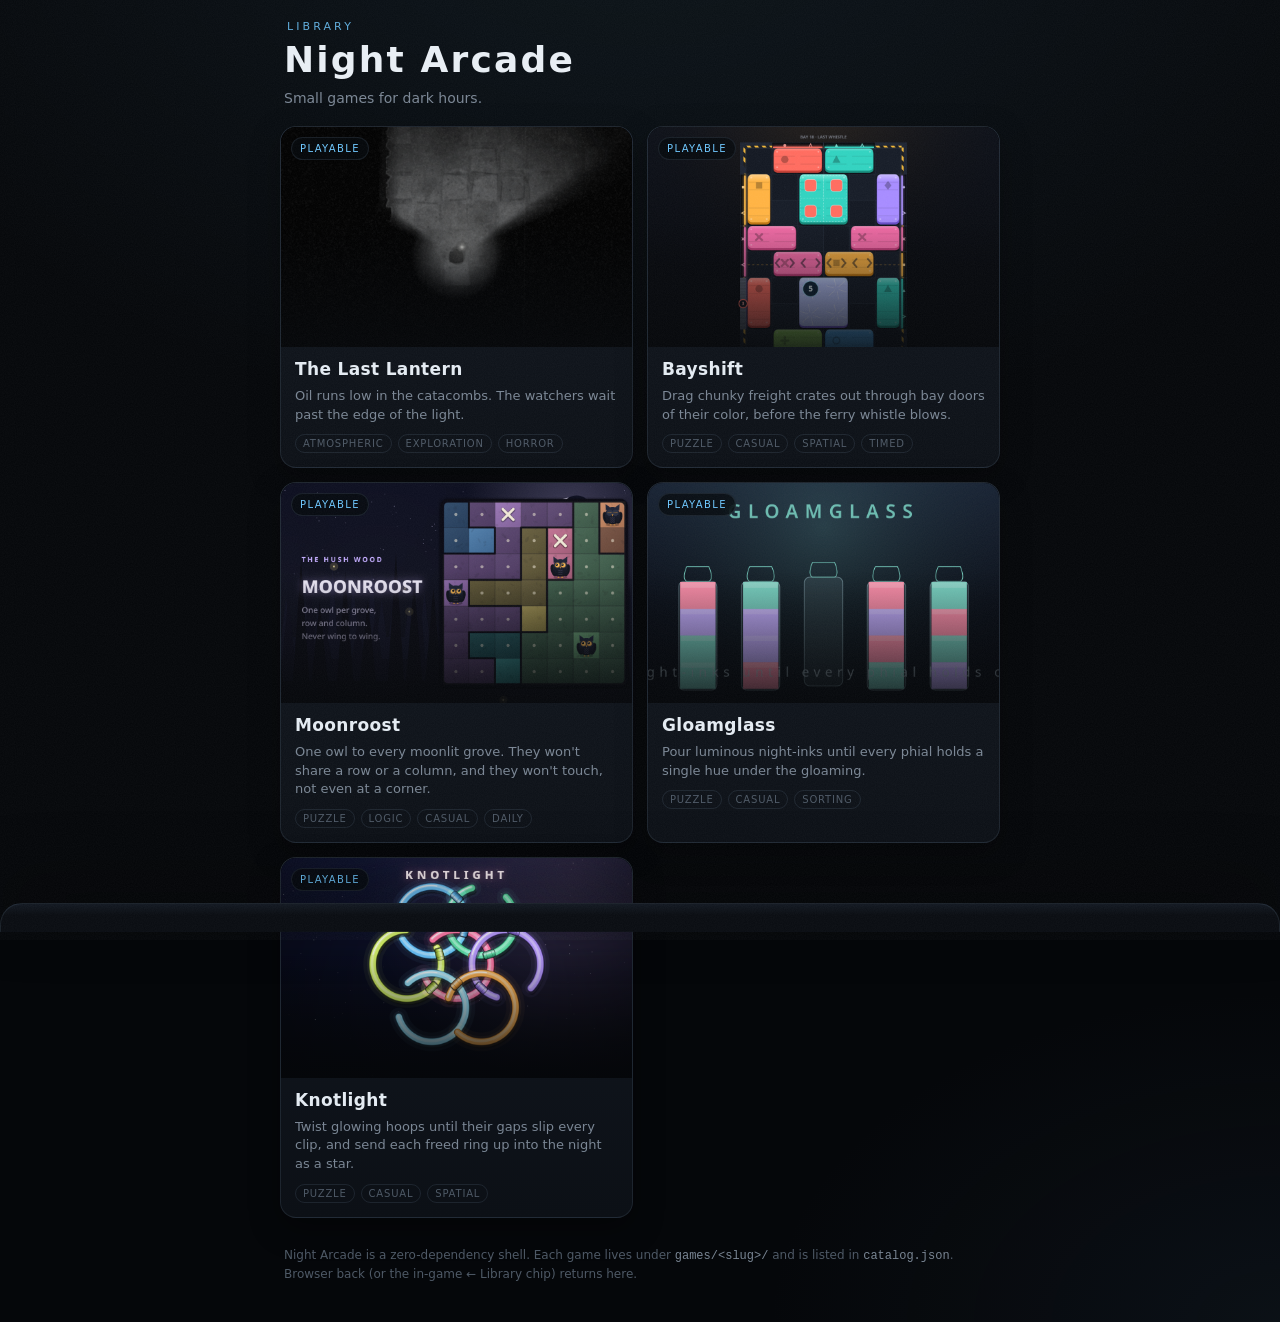
<file: index.html>
<!doctype html>
<html lang="en">
<head>
<meta charset="utf-8">
<meta name="viewport" content="width=device-width,initial-scale=1,viewport-fit=cover">
<meta name="theme-color" content="#05070a">
<meta name="color-scheme" content="dark">
<meta name="description" content="Night Arcade: small games for dark hours. A library of moody mobile games, with a new one every morning.">
<meta name="mobile-web-app-capable" content="yes">
<meta name="apple-mobile-web-app-capable" content="yes">
<meta name="apple-mobile-web-app-status-bar-style" content="black-translucent">
<meta name="apple-mobile-web-app-title" content="Night Arcade">
<title>Night Arcade</title>
<meta name="application-name" content="Night Arcade">
<meta property="og:type" content="website">
<meta property="og:site_name" content="Night Arcade">
<meta property="og:title" content="Night Arcade">
<meta property="og:description" content="Small games for dark hours. A library of moody mobile games, with a new one every morning.">
<meta property="og:url" content="https://rphansen91.github.io/night-arcade/">
<meta property="og:image" content="https://rphansen91.github.io/night-arcade/icons/og-image.png">
<meta property="og:image:width" content="1200">
<meta property="og:image:height" content="630">
<meta property="og:image:alt" content="Night Arcade: a library of small mobile games">
<meta name="twitter:card" content="summary_large_image">
<meta name="twitter:title" content="Night Arcade">
<meta name="twitter:description" content="Small games for dark hours. A library of moody mobile games, with a new one every morning.">
<meta name="twitter:image" content="https://rphansen91.github.io/night-arcade/icons/og-image.png">
<link rel="canonical" href="https://rphansen91.github.io/night-arcade/">
<link rel="manifest" href="manifest.webmanifest">
<link rel="icon" type="image/png" href="icons/favicon-32.png">
<link rel="apple-touch-icon" href="icons/apple-touch-icon.png">
<link rel="stylesheet" href="styles.css?v=9">
</head>
<body>
  <div class="shell">
    <header class="masthead" id="mast"></header>
    <main class="grid" id="grid" aria-live="polite"></main>
    <p class="foot">Night Arcade is a zero-dependency shell. Each game lives under <code>games/&lt;slug&gt;/</code> and is listed in <code>catalog.json</code>. Browser back (or the in-game ← Library chip) returns here.</p>
  </div>
  <div class="sheet-backdrop" id="backdrop" aria-hidden="true"></div>
  <aside class="sheet" id="sheet" role="dialog" aria-modal="true" aria-hidden="true" aria-label="Game details"></aside>
  <script src="app.js?v=9" defer></script>
</body>
</html>
</file>
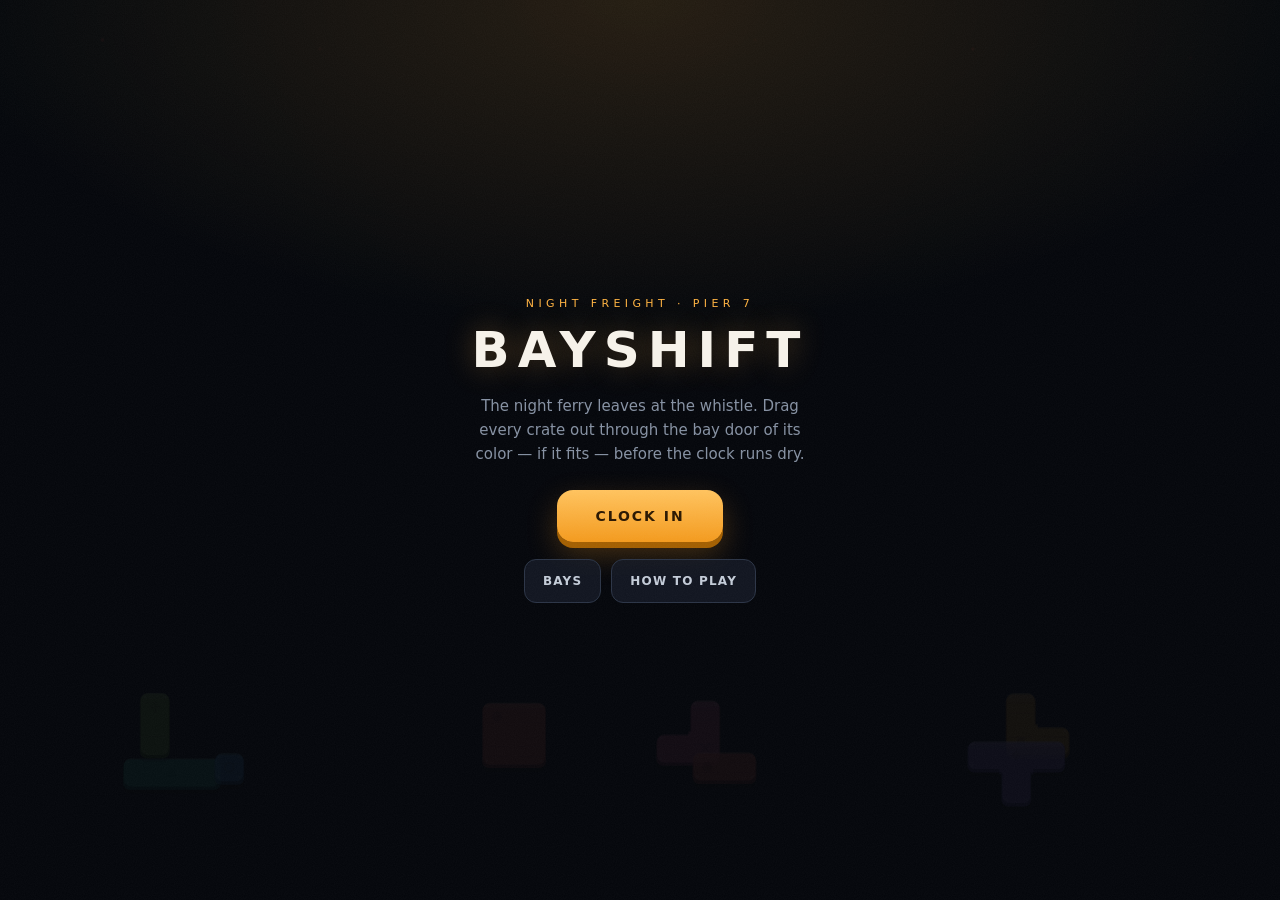
<file: games/bayshift/index.html>
<!doctype html>
<html lang="en">
<head>
<meta charset="utf-8">
<meta name="viewport" content="width=device-width,initial-scale=1,minimum-scale=1,maximum-scale=1,user-scalable=no,viewport-fit=cover">
<meta name="theme-color" content="#07090e">
<meta name="color-scheme" content="dark">
<meta name="description" content="Drag freight crates out through matching bay doors before the whistle blows.">
<meta name="mobile-web-app-capable" content="yes">
<meta name="apple-mobile-web-app-capable" content="yes">
<meta name="apple-mobile-web-app-status-bar-style" content="black-translucent">
<meta name="apple-mobile-web-app-title" content="Bayshift">
<meta name="format-detection" content="telephone=no">
<title>Bayshift</title>
<link rel="icon" type="image/png" href="icons/icon-192.png">
<link rel="apple-touch-icon" href="icons/apple-touch-icon.png">
<style>
:root{--bg:#07090e;--ink:#e3e8f0;--dim:#8691a3;--muted:#4c5567;--line:rgba(180,200,230,.13);--amber:#ffb341;--red:#ff5d5d}
*{box-sizing:border-box;-webkit-tap-highlight-color:transparent}
html,body{margin:0;width:100%;height:100%;height:100dvh;background:var(--bg);overflow:hidden;color:var(--ink);
  font-family:system-ui,-apple-system,"Segoe UI",Roboto,sans-serif;-webkit-user-select:none;user-select:none;touch-action:none;
  -webkit-touch-callout:none;-webkit-text-size-adjust:100%;overscroll-behavior:none}
body{position:fixed;inset:0}
body::after{content:'';position:fixed;inset:-40px;pointer-events:none;z-index:60;opacity:.06;
  background-image:url("data:image/svg+xml;utf8,<svg xmlns='http://www.w3.org/2000/svg' width='160' height='160'><filter id='n'><feTurbulence type='fractalNoise' baseFrequency='0.9' numOctaves='2' stitchTiles='stitch'/><feColorMatrix values='0 0 0 0 1  0 0 0 0 1  0 0 0 0 1  0 0 0 0.55 0'/></filter><rect width='100%' height='100%' filter='url(%23n)'/></svg>");
  animation:grain .5s steps(2) infinite}
@keyframes grain{0%{transform:translate(0,0)}50%{transform:translate(-14px,9px)}100%{transform:translate(0,0)}}
canvas#c{display:block;position:fixed;inset:0;z-index:1;touch-action:none}
.ov{position:fixed;inset:0;z-index:20;display:flex;flex-direction:column;align-items:center;justify-content:center;text-align:center;
  padding:calc(24px + env(safe-area-inset-top,0px)) calc(22px + env(safe-area-inset-right,0px)) calc(24px + env(safe-area-inset-bottom,0px)) calc(22px + env(safe-area-inset-left,0px));
  background:radial-gradient(90% 60% at 50% 0%,rgba(255,179,65,.12),transparent 60%),rgba(5,7,11,.93);transition:opacity .4s ease}
.ov.soft{background:rgba(5,7,11,.74);backdrop-filter:blur(4px);-webkit-backdrop-filter:blur(4px)}
.ov.hidden{opacity:0;pointer-events:none}
.eyebrow{font-size:11px;letter-spacing:.4em;text-transform:uppercase;color:var(--amber);margin:0 0 1em}
h1{font-weight:800;letter-spacing:.16em;font-size:clamp(34px,10vw,50px);margin:0 0 .3em;color:#f6f2ea;text-shadow:0 0 30px rgba(255,179,65,.3)}
h2{font-weight:700;letter-spacing:.1em;font-size:clamp(24px,7vw,34px);margin:0 0 .35em;color:#f6f2ea}
.lede{max-width:24em;color:var(--dim);line-height:1.6;font-size:15px;margin:0 0 1.6em}
.btn{font:inherit;font-weight:700;background:linear-gradient(180deg,#ffc35e,#f39a1d);color:#2a1700;border:none;padding:15px 38px;letter-spacing:.14em;
  min-height:52px;font-size:14px;text-transform:uppercase;cursor:pointer;border-radius:16px;touch-action:manipulation;
  box-shadow:0 6px 0 #a35f00,0 12px 30px rgba(255,160,40,.25);transition:transform .08s,box-shadow .08s}
.btn:active{transform:translateY(4px);box-shadow:0 2px 0 #a35f00,0 6px 16px rgba(255,160,40,.2)}
.ghost{font:inherit;background:rgba(20,26,38,.8);color:#c4ccd8;border:1px solid #2b3446;padding:11px 18px;letter-spacing:.1em;font-size:12px;
  text-transform:uppercase;border-radius:12px;min-height:44px;cursor:pointer;touch-action:manipulation;font-weight:600}
.ghost:active{transform:scale(.97)}
.row{display:flex;gap:10px;flex-wrap:wrap;justify-content:center;margin-top:1.1em}
.howlist{max-width:22em;text-align:left;color:#b7c0cd;font-size:14px;line-height:1.55;margin:0 0 1.4em;padding:0;list-style:none}
.howlist li{display:flex;gap:12px;align-items:flex-start;margin:0 0 .8em}
.howlist i{flex:0 0 26px;height:26px;border-radius:7px;display:inline-block;margin-top:1px}
.lvl-grid{display:grid;grid-template-columns:repeat(4,1fr);gap:9px;width:min(300px,86vw);margin:0 auto 1.3em}
.lvl-grid button{aspect-ratio:1;border-radius:14px;border:1px solid #2b3446;background:#111724;color:#c5cedb;font:800 16px/1 system-ui;cursor:pointer;
  touch-action:manipulation;display:flex;flex-direction:column;align-items:center;justify-content:center;gap:4px}
.lvl-grid button small{font-size:9px;letter-spacing:.05em;color:var(--amber);font-weight:700;min-height:9px}
.lvl-grid button.cur{border-color:var(--amber);box-shadow:0 0 18px rgba(255,179,65,.2)}
.lvl-grid button:disabled{opacity:.3}
#hud{position:fixed;left:0;right:0;top:0;z-index:5;display:none;pointer-events:none;align-items:center;justify-content:center;gap:8px;
  padding:calc(10px + env(safe-area-inset-top,0px)) calc(10px + env(safe-area-inset-right,0px)) 0 calc(10px + env(safe-area-inset-left,0px))}
body[data-mode=play] #hud{display:flex}
.pill{pointer-events:auto;background:rgba(12,16,24,.82);border:1px solid var(--line);border-radius:999px;padding:0 13px;height:38px;font-size:13px;font-weight:700;
  letter-spacing:.05em;color:#cdd5e1;display:inline-flex;align-items:center;gap:7px;white-space:nowrap;backdrop-filter:blur(8px);-webkit-backdrop-filter:blur(8px)}
body.from-arcade .pill{padding:0 10px;gap:5px}
body.from-arcade #timer{min-width:72px}
#timer{min-width:86px;justify-content:center;font-variant-numeric:tabular-nums;font-size:15px;color:#ffd38a;border-color:rgba(255,179,65,.35)}
#timer.low{color:#fff;background:rgba(160,30,30,.85);border-color:#ff7b7b;animation:beat 1s infinite}
#timer.frozen{color:#cdeeff;background:rgba(30,80,120,.85);border-color:#8fd4ff}
@keyframes beat{0%,100%{transform:scale(1)}50%{transform:scale(1.07)}}
#hudMenu{width:38px;padding:0;justify-content:center;cursor:pointer}
#dock{position:fixed;left:0;right:0;bottom:0;z-index:5;display:none;justify-content:center;gap:10px;
  padding:0 calc(12px + env(safe-area-inset-right,0px)) calc(12px + env(safe-area-inset-bottom,0px)) calc(12px + env(safe-area-inset-left,0px))}
body[data-mode=play] #dock{display:flex}
.tool{position:relative;width:62px;height:58px;border-radius:16px;border:1px solid #2b3446;background:rgba(16,21,32,.9);color:#cfd7e3;
  font:700 9px/1 system-ui;letter-spacing:.08em;text-transform:uppercase;display:flex;flex-direction:column;align-items:center;justify-content:center;gap:5px;
  cursor:pointer;touch-action:manipulation;box-shadow:0 4px 0 #0a0d14}
.tool:active{transform:translateY(3px);box-shadow:0 1px 0 #0a0d14}
.tool svg{width:22px;height:22px;stroke:currentColor;fill:none;stroke-width:2;stroke-linecap:round;stroke-linejoin:round}
.tool .n{position:absolute;top:-6px;right:-6px;min-width:20px;height:20px;border-radius:10px;background:var(--amber);color:#2a1700;font-size:11px;
  display:flex;align-items:center;justify-content:center;padding:0 5px}
.tool.used{opacity:.35}
.tool.arm{border-color:var(--amber);color:#ffd38a;box-shadow:0 0 20px rgba(255,179,65,.35),0 4px 0 #0a0d14}
#toast{position:fixed;left:50%;bottom:calc(92px + env(safe-area-inset-bottom,0px));transform:translate(-50%,20px);z-index:6;max-width:min(340px,88vw);
  background:rgba(14,18,28,.94);border:1px solid rgba(255,179,65,.4);border-radius:14px;padding:11px 15px;font-size:13px;line-height:1.45;color:#e9e1d2;
  text-align:center;opacity:0;transition:opacity .35s,transform .35s;pointer-events:none}
#toast.on{opacity:1;transform:translate(-50%,0)}
#toast b{color:var(--amber)}
.stars{display:flex;gap:10px;justify-content:center;margin:.2em 0 .8em}
.stars span{font-size:38px;color:#2b3446;transform:scale(.4);opacity:0;transition:transform .45s cubic-bezier(.3,1.8,.5,1),opacity .3s}
.stars span.on{color:#ffc35e;text-shadow:0 0 20px rgba(255,179,65,.6)}
.stars span.pop{transform:scale(1);opacity:1}
.stat{color:var(--dim);letter-spacing:.08em;font-size:13px;margin:0 0 1.3em}
</style>
</head>
<body data-mode="title">
<canvas id="c"></canvas>

<div id="hud">
  <div class="pill" id="hudLevel">BAY <span id="hudLv">1</span></div>
  <div class="pill" id="timer">1:00</div>
  <div class="pill" id="hudLeft">📦 <span id="hudN">0</span></div>
  <button class="pill" id="hudMenu" type="button" aria-label="Pause">
    <svg width="16" height="16" viewBox="0 0 24 24" fill="none" stroke="currentColor" stroke-width="2.4" stroke-linecap="round"><path d="M8 5v14M16 5v14"/></svg>
  </button>
</div>
<div id="dock">
  <button class="tool" id="tUndo" type="button" aria-label="Undo last move"><svg viewBox="0 0 24 24"><path d="M9 14 4 9l5-5"/><path d="M4 9h10a6 6 0 0 1 0 12h-3"/></svg>Undo</button>
  <button class="tool" id="tRestart" type="button" aria-label="Restart bay"><svg viewBox="0 0 24 24"><path d="M3 12a9 9 0 1 0 3-6.7"/><path d="M3 4v5h5"/></svg>Restart</button>
  <button class="tool" id="tCoffee" type="button" aria-label="Coffee break: freeze the clock for 10 seconds"><span class="n">1</span><svg viewBox="0 0 24 24"><path d="M4 9h13v5a5 5 0 0 1-5 5H9a5 5 0 0 1-5-5z"/><path d="M17 11h1.5a2.5 2.5 0 0 1 0 5H17"/><path d="M8 2.5c-.8 1 .8 2 0 3M12 2.5c-.8 1 .8 2 0 3"/></svg>Break</button>
  <button class="tool" id="tLift" type="button" aria-label="Forklift: lift one crate off the dock"><span class="n">1</span><svg viewBox="0 0 24 24"><path d="M3 19V7h6l3 6v6"/><path d="M12 13h3"/><path d="M18 4v15h4"/><circle cx="6" cy="19" r="2"/><circle cx="12" cy="19" r="2"/></svg>Lift</button>
</div>
<div id="toast"></div>

<div id="title" class="ov">
  <div class="eyebrow">Night freight · Pier 7</div>
  <h1>BAYSHIFT</h1>
  <p class="lede">The night ferry leaves at the whistle. Drag every crate out through the bay door of its color — if it fits — before the clock runs dry.</p>
  <button class="btn" id="bPlay" type="button">Clock in</button>
  <div class="row">
    <button class="ghost" id="bLevels" type="button">Bays</button>
    <button class="ghost" id="bHow" type="button">How to play</button>
  </div>
</div>

<div id="how" class="ov hidden">
  <div class="eyebrow">Dock rules</div>
  <h2>How it plays</h2>
  <ul class="howlist">
    <li><i style="background:#2fd3c0"></i><span><b>Drag</b> a crate anywhere it can slide. It moves along the deck and stops at walls, bollards and other crates.</span></li>
    <li><i style="background:linear-gradient(90deg,#14181f 30%,#ffb341 30%,#ffb341 70%,#14181f 70%)"></i><span>Push it into a <b>bay door of its color</b>. Every row or column the crate covers must fit inside the door — wide loads need wide doors.</span></li>
    <li><i style="background:#9fd8ff"></i><span><b>Frosted</b> crates thaw after the number of loads shown. <b>Rail</b> crates slide one way only. <b>Wrapped</b> crates shed one color per bay. <b>Shutters</b> roll up after enough loads of their color.</span></li>
    <li><i style="background:#ff6b5e"></i><span>Beat the clock. Undo is free. One <b>Break</b> (freeze 10s) and one <b>Lift</b> (remove a crate) per bay.</span></li>
  </ul>
  <button class="btn" id="bHowBack" type="button">Got it</button>
</div>

<div id="levels" class="ov hidden">
  <div class="eyebrow">Shift roster</div>
  <h2>Pick a bay</h2>
  <div class="lvl-grid" id="lvlGrid"></div>
  <button class="ghost" id="bLvlBack" type="button">Back</button>
</div>

<div id="pause" class="ov soft hidden">
  <div class="eyebrow">On break</div>
  <h2>Paused</h2>
  <p class="lede" id="pauseInfo">The clock is stopped.</p>
  <button class="btn" id="bResume" type="button">Back to work</button>
  <div class="row">
    <button class="ghost" id="bPRestart" type="button">Restart bay</button>
    <button class="ghost" id="bPMenu" type="button">Clock out</button>
  </div>
</div>

<div id="win" class="ov soft hidden">
  <div class="eyebrow" id="winEyebrow">Bay cleared</div>
  <h2 id="winTitle">Ferry loaded</h2>
  <div class="stars" id="stars"><span>★</span><span>★</span><span>★</span></div>
  <p class="stat" id="winStats">—</p>
  <button class="btn" id="bNext" type="button">Next bay</button>
  <div class="row">
    <button class="ghost" id="bReplay" type="button">Replay</button>
    <button class="ghost" id="bWMenu" type="button">Bays</button>
  </div>
</div>

<div id="fail" class="ov soft hidden">
  <div class="eyebrow" style="color:#ff8a8a">Whistle blew</div>
  <h2>Ferry's gone</h2>
  <p class="lede" id="failInfo">The clock ran out with crates still on the deck.</p>
  <button class="btn" id="bOvertime" type="button">Overtime +30s</button>
  <div class="row">
    <button class="ghost" id="bRetry" type="button">Retry bay</button>
    <button class="ghost" id="bFMenu" type="button">Bays</button>
  </div>
</div>

<script>
/*BAYSHIFT-LOGIC-START*/
/* Pure rules engine — shared by the game and tools/solve.js. No DOM. */
var BS = (function () {
  'use strict';
  var SIDES = { R: [1, 0], L: [-1, 0], T: [0, -1], B: [0, 1] };
  function sideOf(dx, dy) { return dx > 0 ? 'R' : dx < 0 ? 'L' : dy < 0 ? 'T' : 'B'; }
  function parseShape(s) {
    var out = [];
    s.split(',').forEach(function (row, y) {
      for (var x = 0; x < row.length; x++) if (row[x] === 'x') out.push([x, y]);
    });
    return out;
  }
  var SHAPES = {
    '1': 'x', 'h2': 'xx', 'v2': 'x,x', 'h3': 'xxx', 'v3': 'x,x,x', 'h4': 'xxxx', 'v4': 'x,x,x,x',
    'o': 'xx,xx', 'L': 'x.,xx', 'J': '.x,xx', 'Lr': 'xx,x.', 'Jr': 'xx,.x',
    'L3': 'x.,x.,xx', 'J3': '.x,.x,xx', 'T': 'xxx,.x.', 'Tu': '.x.,xxx', 'Tl': 'x.,xx,x.', 'Tr': '.x,xx,.x',
    'slab': 'xx,xx,xx', 'wide': 'xxx,xxx', 'S': '.xx,xx.', 'Z': 'xx.,.xx'
  };
  /* Levels are ASCII art: '.' floor, '#' bollard, ' ' outside the dock, letters = crates
     (one letter per crate; key maps letter -> color string or {c|layers, frost, rail}). */
  function expand(L) {
    if (L.crates) return L;
    var map = [], crates = [], seen = {};
    L.grid.forEach(function (row, y) {
      map.push(row.replace(/[a-zA-Z]/g, '.'));
      for (var x = 0; x < row.length; x++) {
        var ch = row[x];
        if (!/[a-zA-Z]/.test(ch)) continue;
        (seen[ch] = seen[ch] || []).push([x, y]);
      }
    });
    Object.keys(seen).sort().forEach(function (ch) {
      var cells = seen[ch], minx = 99, miny = 99, maxx = 0, maxy = 0;
      cells.forEach(function (c) { minx = Math.min(minx, c[0]); miny = Math.min(miny, c[1]); maxx = Math.max(maxx, c[0]); maxy = Math.max(maxy, c[1]); });
      var rows = [];
      for (var yy = miny; yy <= maxy; yy++) {
        var r = '';
        for (var xx = minx; xx <= maxx; xx++) r += cells.some(function (c) { return c[0] === xx && c[1] === yy; }) ? 'x' : '.';
        rows.push(r);
      }
      var k = L.key[ch]; if (typeof k === 'string') k = { c: k };
      if (!k) throw new Error('no key for crate ' + ch);
      crates.push({ s: rows.join(','), x: minx, y: miny, c: k.c, layers: k.layers, frost: k.frost, rail: k.rail, tag: ch });
    });
    return { name: L.name, time: L.time, tip: L.tip, map: map, doors: L.doors, crates: crates };
  }
  function build(L) {
    L = expand(L);
    var h = L.map.length, w = L.map[0].length;
    var solid = new Uint8Array(w * h), kind = new Uint8Array(w * h);
    for (var y = 0; y < h; y++) for (var x = 0; x < w; x++) {
      var ch = L.map[y][x];
      if (ch === '#') { solid[y * w + x] = 1; kind[y * w + x] = 1; }       // bollard
      else if (ch === ' ') { solid[y * w + x] = 1; kind[y * w + x] = 2; }  // void (outside the dock)
    }
    var pieces = L.crates.map(function (c, i) {
      var cells = parseShape(SHAPES[c.s || '1'] || c.s);
      var bw = 0, bh = 0;
      cells.forEach(function (p) { bw = Math.max(bw, p[0] + 1); bh = Math.max(bh, p[1] + 1); });
      return {
        id: i + 1, cells: cells, bw: bw, bh: bh, x: c.x, y: c.y,
        colors: c.layers ? c.layers.slice() : [c.c], li: 0,
        rail: c.rail || null, frost: c.frost || 0, alive: true, tag: c.tag || ''
      };
    });
    var doors = L.doors.map(function (d, i) {
      return { id: i, side: d.side, at: d.at, len: d.len || 1, c: d.c, lock: d.lock || null };
    });
    return { w: w, h: h, solid: solid, kind: kind, doors: doors, pieces: pieces, shipped: 0, by: {} };
  }
  function grid(st) {
    var g = new Int16Array(st.w * st.h);
    st.pieces.forEach(function (p) {
      if (!p.alive) return;
      p.cells.forEach(function (c) { g[(p.y + c[1]) * st.w + p.x + c[0]] = p.id; });
    });
    return g;
  }
  function fits(st, g, p, x, y) {
    for (var i = 0; i < p.cells.length; i++) {
      var cx = x + p.cells[i][0], cy = y + p.cells[i][1];
      if (cx < 0 || cy < 0 || cx >= st.w || cy >= st.h) return false;
      var k = cy * st.w + cx;
      if (st.solid[k]) return false;
      if (g[k] && g[k] !== p.id) return false;
    }
    return true;
  }
  function color(p) { return p.colors[p.li]; }
  function frozen(st, p) { return p.frost > 0 && st.shipped < p.frost; }
  function frostLeft(st, p) { return Math.max(0, p.frost - st.shipped); }
  function doorOpen(st, d) { return !d.lock || (st.by[d.lock.c] || 0) >= d.lock.n; }
  function lockLeft(st, d) { return d.lock ? Math.max(0, d.lock.n - (st.by[d.lock.c] || 0)) : 0; }
  function axisOk(p, dx, dy) {
    if (p.rail === 'h' && dy !== 0) return false;
    if (p.rail === 'v' && dx !== 0) return false;
    return true;
  }
  /* Can piece p, sitting at (x,y), slide out through a door in direction (dx,dy)?
     Every row/column the crate occupies must lie inside the door span, the door must match
     and be open, and the crate's trailing cells must have a clear runway to the wall. */
  function exitDoor(st, g, p, x, y, dx, dy) {
    if (!axisOk(p, dx, dy)) return null;
    var side = sideOf(dx, dy), col = color(p);
    for (var i = 0; i < st.doors.length; i++) {
      var d = st.doors[i];
      if (d.side !== side || d.c !== col || !doorOpen(st, d)) continue;
      var ok = true, j, c;
      for (j = 0; j < p.cells.length && ok; j++) {
        c = p.cells[j];
        var along = (side === 'L' || side === 'R') ? y + c[1] : x + c[0];
        if (along < d.at || along >= d.at + d.len) ok = false;
      }
      if (!ok) continue;
      var ext = (dx !== 0 ? p.bw : p.bh) + Math.max(st.w, st.h);
      for (var k = 1; k <= ext && ok; k++) {
        var any = false;
        for (j = 0; j < p.cells.length; j++) {
          c = p.cells[j];
          var cx = x + c[0] + dx * k, cy = y + c[1] + dy * k;
          if (cx < 0 || cy < 0 || cx >= st.w || cy >= st.h) continue;
          any = true;
          var kk = cy * st.w + cx;
          if (st.solid[kk] || (g[kk] && g[kk] !== p.id)) { ok = false; break; }
        }
        if (!any) break;
      }
      if (ok) return d;
    }
    return null;
  }
  /* Ship: wrapped crates peel one layer and stay; otherwise the crate leaves the dock. */
  function ship(st, p) {
    var col = color(p);
    st.shipped++;
    st.by[col] = (st.by[col] || 0) + 1;
    if (p.li < p.colors.length - 1) { p.li++; return 'peel'; }
    p.alive = false;
    return 'gone';
  }
  function remaining(st) { var n = 0; st.pieces.forEach(function (p) { if (p.alive) n++; }); return n; }
  function snapshot(st) {
    return { shipped: st.shipped, by: JSON.parse(JSON.stringify(st.by)),
      p: st.pieces.map(function (p) { return [p.x, p.y, p.li, p.alive ? 1 : 0]; }) };
  }
  function restore(st, s) {
    st.shipped = s.shipped; st.by = JSON.parse(JSON.stringify(s.by));
    s.p.forEach(function (a, i) { var p = st.pieces[i]; p.x = a[0]; p.y = a[1]; p.li = a[2]; p.alive = !!a[3]; });
  }
  /* All cells a crate can be dragged to (grid flood fill of translations). */
  function reach(st, g, p) {
    var seen = {}, out = [], q = [[p.x, p.y]];
    seen[p.x + ',' + p.y] = 1;
    while (q.length) {
      var cur = q.shift(); out.push(cur);
      var dirs = [[1, 0], [-1, 0], [0, 1], [0, -1]];
      for (var i = 0; i < 4; i++) {
        var dx = dirs[i][0], dy = dirs[i][1];
        if (!axisOk(p, dx, dy)) continue;
        var nx = cur[0] + dx, ny = cur[1] + dy, k = nx + ',' + ny;
        if (seen[k]) continue;
        if (!fits(st, g, p, nx, ny)) continue;
        seen[k] = 1; q.push([nx, ny]);
      }
    }
    return out;
  }
  return { expand: expand, SHAPES: SHAPES, SIDES: SIDES, sideOf: sideOf, parseShape: parseShape, build: build, grid: grid, fits: fits,
    color: color, frozen: frozen, frostLeft: frostLeft, doorOpen: doorOpen, lockLeft: lockLeft, axisOk: axisOk,
    exitDoor: exitDoor, ship: ship, remaining: remaining, snapshot: snapshot, restore: restore, reach: reach };
})();
if (typeof module !== 'undefined') module.exports = BS;
/*BAYSHIFT-LOGIC-END*/

</script>
<script>
/*BAYSHIFT-LEVELS-START*/
/* key colors: coral teal amber violet lime sky rose. Doors: side T/B (at = column) or L/R (at = row), len = width in cells. */
var LEVELS = [
{ name:'Intake', time:60, tip:'Drag a crate into the bay door of its color.',
  grid:['....','.aa.','....','b...','....'], key:{a:'coral',b:'teal'},
  doors:[{side:'T',at:1,len:2,c:'coral'},{side:'R',at:3,c:'teal'}] },
{ name:'Twin berth', time:60, tip:'A crate only fits through a door at least as wide as it is.',
  grid:['.....','a....','a.c..','.....','..bb.'], key:{a:'amber',b:'teal',c:'violet'},
  doors:[{side:'L',at:1,len:2,c:'amber'},{side:'B',at:2,len:2,c:'teal'},{side:'T',at:4,c:'violet'}] },
{ name:'Wide load', time:70, tip:'Long loads need a clear runway — and a wide door.',
  grid:['.....','.b...','.b.c.','.....','.aaa.','.....'], key:{a:'coral',b:'teal',c:'amber'},
  doors:[{side:'T',at:1,len:3,c:'coral'},{side:'B',at:2,c:'coral'},{side:'L',at:1,len:2,c:'teal'},{side:'R',at:2,c:'amber'}] },
{ name:'Park it', time:60, tip:'Sometimes a crate has to step aside first.',
  grid:['##.##','##.##','.b.a.','##.##','##c##'], key:{a:'coral',b:'teal',c:'amber'},
  doors:[{side:'L',at:2,c:'coral'},{side:'R',at:2,c:'teal'},{side:'B',at:2,c:'amber'}] },
{ name:'Packed', time:80, tip:'Odd-shaped loads: find the free ones first.',
  grid:['aabbc.','a.dbcc','eedd..','f.gggh','f..g.h','iii..h'],
  key:{a:'coral',b:'teal',c:'amber',d:'teal',e:'lime',f:'sky',g:'amber',h:'coral',i:'rose'},
  doors:[{side:'T',at:0,len:2,c:'coral'},{side:'T',at:2,len:2,c:'teal'},{side:'T',at:5,c:'coral'},{side:'R',at:0,len:2,c:'amber'},{side:'R',at:3,len:2,c:'amber'},
         {side:'L',at:2,c:'lime'},{side:'B',at:0,c:'sky'},{side:'B',at:1,len:3,c:'rose'}] },
{ name:'Bollards', time:80, tip:'Steel bollards never move. Two crates in each other\u2019s way? Park one.',
  grid:['#a..b#','.a..b.','cc..dd','......','.eeff.','#....#'],
  key:{a:'coral',b:'teal',c:'amber',d:'violet',e:'lime',f:'sky'},
  doors:[{side:'B',at:1,c:'coral'},{side:'B',at:4,c:'teal'},{side:'R',at:2,c:'amber'},{side:'L',at:2,c:'violet'},{side:'T',at:1,len:2,c:'lime'},{side:'T',at:3,len:2,c:'sky'}] },
{ name:'Cold storage', time:75, tip:'Frosted crates thaw after the number of loads shown.',
  grid:['.....','.aa..','.aa.d','.bc.d','.....','e....'],
  key:{a:{c:'teal',frost:3},b:'coral',c:'amber',d:'lime',e:'sky'},
  doors:[{side:'T',at:1,len:2,c:'teal'},{side:'B',at:1,c:'coral'},{side:'B',at:2,c:'amber'},{side:'R',at:2,len:2,c:'lime'},{side:'R',at:5,c:'sky'}] },
{ name:'Night rush', time:100, tip:'Two crates, one lane, opposite doors. Make room.',
  grid:['#ab.c#','.ab.c.','dd..ee','f.##.g','f.hh.g','iijjkk','#....#'],
  key:{a:'coral',b:'teal',c:'lime',d:'amber',e:'violet',f:'sky',g:'rose',h:'coral',i:'teal',j:'sky',k:'lime'},
  doors:[{side:'T',at:1,c:'coral'},{side:'T',at:2,c:'teal'},{side:'T',at:4,c:'lime'},{side:'R',at:2,c:'amber'},{side:'L',at:2,c:'violet'},
         {side:'L',at:3,len:2,c:'sky'},{side:'R',at:3,len:2,c:'rose'},{side:'B',at:2,len:2,c:'coral'},{side:'L',at:5,c:'teal'},{side:'R',at:5,c:'lime'}] },
{ name:'On rails', time:80, tip:'Railed crates only slide along their tracks.',
  grid:['a.bb.','a.cc.','eeef.','...f.','gg.hh','...i.'],
  key:{a:'coral',b:'teal',c:'amber',e:{c:'lime',rail:'h'},f:{c:'violet',rail:'v'},g:'rose',h:'sky',i:'coral'},
  doors:[{side:'L',at:0,len:2,c:'coral'},{side:'T',at:2,len:2,c:'teal'},{side:'R',at:1,c:'amber'},{side:'R',at:2,c:'lime'},{side:'B',at:3,c:'violet'},
         {side:'R',at:4,c:'sky'},{side:'L',at:4,c:'rose'},{side:'L',at:5,c:'coral'}] },
{ name:'Switchyard', time:110,
  grid:['aa.bbb','c..d..','c.ed..','ffe.gg','.hhh.j','.i...j','.i.kk.'],
  key:{a:{c:'coral',rail:'h'},b:'teal',c:{c:'amber',rail:'v'},d:'violet',e:{c:'lime',rail:'v'},f:'sky',g:'rose',h:{c:'coral',rail:'h'},i:'teal',j:'amber',k:'violet'},
  doors:[{side:'T',at:3,len:3,c:'teal'},{side:'R',at:0,c:'coral'},{side:'T',at:0,c:'amber'},{side:'B',at:3,len:2,c:'violet'},{side:'B',at:2,c:'lime'},
         {side:'L',at:3,c:'sky'},{side:'R',at:3,c:'rose'},{side:'R',at:4,c:'coral'},{side:'B',at:1,c:'teal'},{side:'B',at:5,c:'amber'}] },
{ name:'Shrink-wrap', time:75, tip:'Wrapped crates shed one layer per bay. Outer color first.',
  grid:['.....','..b..','.aa..','.aa..','.cc..','.....'],
  key:{a:{layers:['coral','teal']},b:'amber',c:'lime'},
  doors:[{side:'T',at:1,len:2,c:'coral'},{side:'R',at:1,c:'amber'},{side:'B',at:1,len:2,c:'teal'},{side:'L',at:4,c:'lime'}] },
{ name:'Double wrap', time:100,
  grid:['aa.bb.','aa.bb.','c....d','c....d','.eeff.','.eeff.','g....h'],
  key:{a:{layers:['violet','teal']},b:{layers:['teal','violet']},c:'coral',d:'amber',e:'lime',f:'sky',g:'rose',h:'rose'},
  doors:[{side:'T',at:0,len:2,c:'violet'},{side:'T',at:3,len:2,c:'teal'},{side:'L',at:2,len:2,c:'coral'},{side:'R',at:2,len:2,c:'amber'},
         {side:'B',at:1,len:2,c:'lime'},{side:'B',at:3,len:2,c:'sky'},{side:'L',at:6,c:'rose'},{side:'R',at:6,c:'rose'}] },
{ name:'Roller shutter', time:80, tip:'Shutters roll up once enough crates of their color ship.',
  grid:['.....','.....','aab..','..c..','.dc..','.d...'],
  key:{a:'teal',b:'coral',c:'coral',d:'amber'},
  doors:[{side:'R',at:2,c:'teal',lock:{c:'coral',n:2}},{side:'T',at:2,c:'coral'},{side:'B',at:1,c:'amber'}] },
{ name:'The slab', time:120, tip:'The big load thaws last. Lift the lid out of its chute first.',
  grid:['ab..cd','ab..cd','eeffgg','......','j#hh#k','j#AA#k','l#AA#m','l#AA#m'],
  key:{a:'coral',b:'teal',c:'violet',d:'lime',e:'sky',f:'rose',g:'rose',h:'teal',j:'violet',k:'lime',l:'sky',m:'rose',A:{c:'amber',frost:8}},
  doors:[{side:'T',at:0,c:'coral'},{side:'T',at:1,c:'teal'},{side:'T',at:2,len:2,c:'amber'},{side:'T',at:4,c:'violet'},{side:'T',at:5,c:'lime'},
         {side:'L',at:2,c:'sky'},{side:'L',at:4,len:2,c:'violet'},{side:'L',at:6,len:2,c:'sky'},
         {side:'R',at:2,c:'rose'},{side:'R',at:4,len:2,c:'lime'},{side:'R',at:6,len:2,c:'rose'},{side:'B',at:2,len:2,c:'teal'}] },
{ name:'Cross dock', time:120,
  grid:['  ...  ','  .a.  ','.b.a.c.','.b.e.c.','.......','  .d.  ','  .d.  '],
  key:{a:'coral',b:'amber',c:'violet',d:'teal',e:{c:'lime',frost:4}},
  doors:[{side:'T',at:3,c:'teal'},{side:'B',at:3,c:'coral'},{side:'L',at:2,len:2,c:'violet'},{side:'R',at:2,len:2,c:'amber'},{side:'L',at:4,c:'lime'}] },
{ name:'Deep freeze', time:130,
  grid:['aabbcc','d.ee.f','d.ee.f','gg..hh','.iiii.','j.kk.l','j.kk.l','mm..nn'],
  key:{a:'coral',b:'teal',c:'amber',d:'violet',e:{c:'lime',frost:4},f:'sky',g:'rose',h:'coral',i:'amber',j:'teal',k:{c:'violet',frost:2},l:'lime',m:'sky',n:'rose'},
  doors:[{side:'T',at:0,len:2,c:'coral'},{side:'T',at:2,len:2,c:'teal'},{side:'T',at:4,len:2,c:'amber'},
         {side:'L',at:1,len:2,c:'violet'},{side:'L',at:3,c:'rose'},{side:'L',at:4,c:'amber',lock:{c:'violet',n:2}},{side:'L',at:5,len:2,c:'teal'},
         {side:'R',at:1,len:2,c:'sky'},{side:'R',at:3,c:'coral'},{side:'R',at:5,len:2,c:'lime'},
         {side:'B',at:0,len:2,c:'sky'},{side:'B',at:2,len:2,c:'violet'},{side:'B',at:4,len:2,c:'rose'}] },
{ name:'Graveyard shift', time:130,
  grid:['.aabb.','.a..b.','ccddee','..dd..','f.gg.h','f.gg.h','iijjkk','......'],
  key:{a:'coral',b:'teal',c:'amber',d:{layers:['coral','teal']},e:'rose',f:{c:'sky',rail:'v'},g:'violet',h:{c:'coral',rail:'v'},i:'sky',j:'lime',k:'violet'},
  doors:[{side:'T',at:0,c:'sky'},{side:'T',at:1,len:2,c:'coral'},{side:'T',at:3,len:2,c:'teal'},{side:'T',at:5,c:'coral'},
         {side:'R',at:2,c:'amber'},{side:'L',at:6,c:'lime'},{side:'L',at:2,c:'rose'},
         {side:'B',at:0,len:2,c:'sky'},{side:'B',at:2,len:2,c:'violet',lock:{c:'coral',n:3}}] },
{ name:'Last whistle', time:150,
  grid:['.aabb.','c.dd.e','c.dd.e','ff..gg','.hhii.','j.kk.l','j.kk.l','.mmnn.'],
  key:{a:'coral',b:'teal',c:'amber',d:{layers:['teal','coral']},e:'violet',f:'rose',g:'rose',h:{c:'rose',rail:'h'},i:{c:'amber',rail:'h'},
       j:'coral',k:{c:'violet',frost:5},l:'teal',m:'lime',n:'sky'},
  doors:[{side:'T',at:1,len:2,c:'coral'},{side:'T',at:3,len:2,c:'teal'},
         {side:'L',at:1,len:2,c:'amber'},{side:'L',at:3,len:2,c:'rose'},{side:'L',at:5,len:2,c:'violet',lock:{c:'coral',n:3}},
         {side:'R',at:1,len:2,c:'violet'},{side:'R',at:3,c:'rose'},{side:'R',at:4,c:'amber'},{side:'R',at:5,len:2,c:'teal'},
         {side:'B',at:0,c:'coral'},{side:'B',at:1,len:2,c:'sky'},{side:'B',at:3,len:2,c:'lime'}] }
];
/*BAYSHIFT-LEVELS-END*/

</script>
<script>
(function () {
'use strict';
/* ---------- palette (each color also carries a stencil glyph for colorblind play) ---------- */
var PAL = {
  coral: { f:'#ff6b5e', d:'#c63d33', l:'#ffa59c', g:'circle' },
  teal:  { f:'#2fd3c0', d:'#14907f', l:'#8af0e3', g:'tri' },
  amber: { f:'#ffb341', d:'#c97a0e', l:'#ffd796', g:'square' },
  violet:{ f:'#a68bff', d:'#6b4fd1', l:'#d2c6ff', g:'diamond' },
  lime:  { f:'#9be15d', d:'#5f9e26', l:'#cdf5a8', g:'plus' },
  sky:   { f:'#4fb3ff', d:'#1f73c4', l:'#a8daff', g:'ring' },
  rose:  { f:'#ff6fae', d:'#c43a78', l:'#ffb3d4', g:'cross' }
};
var SAVE_KEY = 'bayshift-v2';
var cv = document.getElementById('c'), ctx = cv.getContext('2d');
var DPR = Math.min(window.devicePixelRatio || 1, 2.5);
var W = 0, H = 0, G = null; // geometry
var $ = function (id) { return document.getElementById(id); };
var UI = {
  title:$('title'), how:$('how'), levels:$('levels'), pause:$('pause'), win:$('win'), fail:$('fail'),
  hudLv:$('hudLv'), timer:$('timer'), hudN:$('hudN'), toast:$('toast'), lvlGrid:$('lvlGrid'),
  tCoffee:$('tCoffee'), tLift:$('tLift'), stars:$('stars'), winStats:$('winStats'), winTitle:$('winTitle'), bNext:$('bNext'),
  bOvertime:$('bOvertime'), failInfo:$('failInfo'), pauseInfo:$('pauseInfo')
};
var save = loadSave();
var mode = 'title';
var LV = 0, L = null, st = null;
var timeLeft = 0, timeMax = 0, started = false, freezeT = 0, overtimeUsed = false, coffee = 1, lift = 1, liftArmed = false;
var moves = 0, undoStack = [], drag = null, anims = [], parts = [], floaters = [], shake = 0, pulse = 0;
var doorFx = {}, combo = 0, comboT = 0, lastTick = -1, bumpCool = 0, winPending = 0, confetti = [];
var lastT = performance.now();

function loadSave() {
  try { var o = JSON.parse(localStorage.getItem(SAVE_KEY) || '{}'); return { unlocked: o.unlocked || 1, stars: o.stars || {}, sound: o.sound !== false }; }
  catch (e) { return { unlocked: 1, stars: {}, sound: true }; }
}
function writeSave() { try { localStorage.setItem(SAVE_KEY, JSON.stringify(save)); } catch (e) {} }

/* ---------- audio: tiny synth, no assets ---------- */
var AC = null, master = null;
function audio() {
  if (!AC) { var C = window.AudioContext || window.webkitAudioContext; if (!C) return null; AC = new C(); master = AC.createGain(); master.gain.value = .55; master.connect(AC.destination); }
  if (AC.state === 'suspended') AC.resume();
  return AC;
}
function tone(f, dur, type, vol, delay, slideTo) {
  if (!AC) return; var t = AC.currentTime + (delay || 0), o = AC.createOscillator(), g = AC.createGain();
  o.type = type || 'sine'; o.frequency.setValueAtTime(f, t); if (slideTo) o.frequency.exponentialRampToValueAtTime(slideTo, t + dur);
  g.gain.setValueAtTime(.0001, t); g.gain.exponentialRampToValueAtTime(vol || .05, t + .012); g.gain.exponentialRampToValueAtTime(.0001, t + dur);
  o.connect(g); g.connect(master); o.start(t); o.stop(t + dur + .03);
}
function noise(dur, vol, hp, delay) {
  if (!AC) return; var t = AC.currentTime + (delay || 0), n = Math.floor(AC.sampleRate * dur), b = AC.createBuffer(1, n, AC.sampleRate), d = b.getChannelData(0);
  for (var i = 0; i < n; i++) d[i] = (Math.random() * 2 - 1) * (1 - i / n);
  var s = AC.createBufferSource(), f = AC.createBiquadFilter(), g = AC.createGain();
  s.buffer = b; f.type = 'highpass'; f.frequency.value = hp || 800; g.gain.value = vol || .05;
  s.connect(f); f.connect(g); g.connect(master); s.start(t);
}
var SFX = {
  pick: function () { tone(520, .05, 'triangle', .035); },
  step: function (k) { tone(180 + (k % 4) * 22, .035, 'square', .012); },
  drop: function () { tone(140, .07, 'triangle', .04); noise(.04, .02, 2000); },
  bump: function () { tone(85, .09, 'sine', .07, 0, 60); },
  ship: function (c) { var b = 392 * Math.pow(1.122, Math.min(c, 8)); noise(.22, .05, 1200); tone(b, .12, 'sine', .06, .03); tone(b * 1.5, .18, 'triangle', .04, .08); },
  peel: function () { noise(.18, .07, 3000); tone(700, .1, 'sawtooth', .02, 0, 300); },
  thaw: function () { for (var i = 0; i < 5; i++) tone(1400 + i * 260, .12, 'sine', .02, i * .04); },
  shutter: function () { for (var i = 0; i < 7; i++) noise(.03, .04, 1500, i * .035); tone(330, .2, 'triangle', .03, .25); },
  win: function () { [523, 659, 784, 1046].forEach(function (f, i) { tone(f, .3, 'triangle', .06, i * .1); }); tone(1568, .5, 'sine', .03, .45); },
  fail: function () { tone(330, .3, 'sawtooth', .04, 0, 160); tone(220, .5, 'sawtooth', .04, .25, 110); },
  tick: function () { tone(1200, .03, 'square', .025); },
  coffee: function () { noise(.5, .03, 400); tone(600, .25, 'sine', .03, 0, 900); },
  lift: function () { tone(220, .3, 'sawtooth', .025, 0, 440); noise(.3, .03, 600); },
  tap: function () { tone(440, .04, 'triangle', .03); }
};
function buzz(ms) { try { if (navigator.vibrate) navigator.vibrate(ms); } catch (e) {} }

/* ---------- geometry ---------- */
function resize() {
  W = innerWidth; H = innerHeight;
  cv.width = Math.round(W * DPR); cv.height = Math.round(H * DPR);
  cv.style.width = W + 'px'; cv.style.height = H + 'px';
  ctx.setTransform(DPR, 0, 0, DPR, 0, 0);
  layout();
}
function layout() {
  if (!st) return;
  var top = 64, bot = 88, F = 16; // frame thickness
  var aw = W - 24 - 2 * F, ah = H - top - bot - 2 * F - 26;
  var cs = Math.floor(Math.min(aw / st.w, ah / st.h, 68));
  var bw = cs * st.w, bh = cs * st.h;
  G = { cs: cs, F: F, bw: bw, bh: bh, ox: Math.round((W - bw) / 2), oy: Math.round(top + 26 + F + (ah - bh) / 2) };
}
function cellXY(x, y) { return [G.ox + x * G.cs, G.oy + y * G.cs]; }

/* ---------- level flow ---------- */
function startLevel(i) {
  LV = Math.max(0, Math.min(LEVELS.length - 1, i));
  L = LEVELS[LV]; st = BS.build(L);
  timeMax = timeLeft = L.time; started = false; freezeT = 0; overtimeUsed = false; coffee = 1; lift = 1; liftArmed = false;
  moves = 0; undoStack = []; drag = null; anims = []; parts = []; floaters = []; confetti = []; doorFx = {}; combo = 0; winPending = 0; lastTick = -1;
  st.pieces.forEach(function (p) { p.vx = p.x; p.vy = p.y; p.thawT = 0; p.wasFrozen = BS.frozen(st, p); p.pop = 0; p.mot = null; p.sq = null; });
  st.doors.forEach(function (d) { d.openT = BS.doorOpen(st, d) ? 1 : 0; d.wasOpen = BS.doorOpen(st, d); });
  layout(); syncHud(); setMode('play');
  if (L.tip) toast('<b>Bay ' + (LV + 1) + ' · ' + L.name + '</b><br>' + L.tip, 4200); else toast('<b>Bay ' + (LV + 1) + ' · ' + L.name + '</b>', 1800);
}
function setMode(m) {
  if (m !== 'play' && drag) endDrag(null, true);
  mode = m; document.body.dataset.mode = (m === 'play' || m === 'pause' || m === 'win' || m === 'fail') ? 'play' : 'menu';
  ['title', 'how', 'levels', 'pause', 'win', 'fail'].forEach(function (k) { UI[k].classList.toggle('hidden', m !== k); });
  if (m === 'levels') renderLevels();
}
function renderLevels() {
  UI.lvlGrid.innerHTML = '';
  LEVELS.forEach(function (lv, i) {
    var b = document.createElement('button'); b.type = 'button';
    var s = save.stars[i] || 0;
    b.innerHTML = (i + 1) + '<small>' + (s ? '★★★'.slice(0, s) : '') + '</small>';
    b.disabled = i + 1 > save.unlocked; if (i === Math.min(save.unlocked, LEVELS.length) - 1) b.classList.add('cur');
    b.setAttribute('aria-label', 'Bay ' + (i + 1) + ' ' + lv.name);
    b.onclick = function () { audio(); SFX.tap(); startLevel(i); };
    UI.lvlGrid.appendChild(b);
  });
}
var toastTimer = 0;
function toast(html, ms) { UI.toast.innerHTML = html; UI.toast.classList.add('on'); clearTimeout(toastTimer); toastTimer = setTimeout(function () { UI.toast.classList.remove('on'); }, ms || 2500); }
function fmt(t) { t = Math.max(0, Math.ceil(t)); return Math.floor(t / 60) + ':' + ('0' + (t % 60)).slice(-2); }
function syncHud() {
  UI.hudLv.textContent = (LV + 1) + '/' + LEVELS.length;
  UI.timer.textContent = started || timeLeft < timeMax ? fmt(timeLeft) : fmt(timeMax);
  UI.timer.classList.toggle('low', timeLeft <= 10 && started && freezeT <= 0);
  UI.timer.classList.toggle('frozen', freezeT > 0);
  UI.hudN.textContent = BS.remaining(st);
  UI.tCoffee.querySelector('.n').textContent = coffee; UI.tCoffee.classList.toggle('used', !coffee);
  UI.tLift.querySelector('.n').textContent = lift; UI.tLift.classList.toggle('used', !lift); UI.tLift.classList.toggle('arm', liftArmed);
}

/* ---------- undo ---------- */
function snap() { return { s: BS.snapshot(st), moves: moves }; }
function pushUndo(s) { undoStack.push(s); if (undoStack.length > 200) undoStack.shift(); }
function undo() {
  if (mode !== 'play' || drag || anims.length || !undoStack.length) return;
  var s = undoStack.pop(); BS.restore(st, s.s); moves = s.moves;
  st.pieces.forEach(function (p) { p.mot = null; p.sq = null; p.wasFrozen = BS.frozen(st, p); });
  st.doors.forEach(function (d) { d.wasOpen = BS.doorOpen(st, d); d.openT = d.wasOpen ? 1 : 0; });
  SFX.drop(); syncHud();
}

/* ---------- input: magnetic rails, flicks, springs ----------
   The crate rides one axis at a time. Its float position (fx, fy) follows the finger 1:1
   along that rail, clamped to a range scanned from the logical grid, so even the fastest
   flick can never tunnel. A soft sine detent pulls toward cell lines; turning onto the
   other axis needs a clearly perpendicular finger, and the crate is magnetically eased onto
   the grid line first. Logical state is committed once per drag/flick, on release. */
var FEEL = {
  LOCK_PX: 7,         // finger travel (px) before an axis is chosen
  SWITCH_MIN: .3,     // perpendicular finger offset (cells) needed before a turn is considered
  SWITCH_RATIO: 1.6,  // recent perpendicular motion must beat on-axis motion by this (hysteresis)
  ALIGN_TOL: .34,     // how close (cells) to a grid line the crate must be to turn
  ALIGN_RATE: 30,     // 1/s: magnetic pull onto the grid line during a turn
  MAGNET: .3,         // detent strength toward cell lines while dragging (0 = none, <1)
  CATCH_RATE: 55,     // 1/s: smoothing used only for big jumps (e.g. right after a turn)
  EXIT_PUSH: .3,      // cells past a matching door before the crate is pulled through
  DOOR_PEEK: .45,     // how far the crate leans into an open matching door while held
  FLICK_PXMS: .45,    // release speed (px/ms) that counts as a flick
  FLICK_WIN: 70,      // ms of finger history used for release velocity
  REST_MS: 60,        // finger still this long before lifting = placement, not a flick
  GLIDE_GAIN: 1.1,    // flick speed multiplier
  GLIDE_MIN: 14,      // cells/s minimum glide speed (min reach = GLIDE_MIN^2 / 2*FRICTION ≈ 4.9 cells)
  GLIDE_MAX: 46,      // cells/s maximum glide speed
  FRICTION: 20,       // cells/s^2 glide deceleration
  SUCK_ACC: 150,      // cells/s^2 acceleration once a door grabs the crate
  SPRING_W: 30,       // rad/s settle-spring stiffness
  SPRING_Z: .6,       // settle-spring damping ratio (<1 = slight overshoot)
  TICK_MS: 55,        // min ms between cell-crossing haptic ticks
  BUMP_V: 1.2,        // min impact speed (cells/s) for a bump
  GRAB: .55           // forgiving grab radius outside a crate (cells)
};
var lastBuzzTick = 0, lastRelease = null;
function pt(e) { return { x: e.clientX, y: e.clientY }; }
function pieceAt(x, y) {
  if (!G) return null;
  var gx = Math.floor((x - G.ox) / G.cs), gy = Math.floor((y - G.oy) / G.cs);
  for (var i = 0; i < st.pieces.length; i++) {
    var p = st.pieces[i]; if (!p.alive) continue;
    for (var j = 0; j < p.cells.length; j++) if (p.x + p.cells[j][0] === gx && p.y + p.cells[j][1] === gy) return p;
  }
  var best = null, bd = FEEL.GRAB * G.cs;
  st.pieces.forEach(function (p) {
    if (!p.alive) return;
    p.cells.forEach(function (c) {
      var cx = G.ox + (p.x + c[0] + .5) * G.cs, cy = G.oy + (p.y + c[1] + .5) * G.cs, dd = Math.max(Math.abs(cx - x), Math.abs(cy - y)) - G.cs / 2;
      if (dd < bd) { bd = dd; best = p; }
    });
  });
  return best;
}
function other(ax) { return ax === 'x' ? 'y' : 'x'; }
function clamp(v, a, b) { return v < a ? a : v > b ? b : v; }
function detent(t) { return t - FEEL.MAGNET / (2 * Math.PI) * Math.sin(2 * Math.PI * t); }
function tickBuzz() { var n = performance.now(); if (n - lastBuzzTick >= FEEL.TICK_MS) { lastBuzzTick = n; buzz(4); } }
/* free range along an axis from integer (x, y), plus any matching door at either end */
function scan(p, g, ax, x, y) {
  var sx = ax === 'x' ? 1 : 0, sy = 1 - sx, c0 = ax === 'x' ? x : y, r = { lo: c0, hi: c0, dLo: null, dHi: null };
  if (!BS.axisOk(p, sx, sy)) return r;
  var i = 1; while (BS.fits(st, g, p, x + sx * i, y + sy * i)) i++; r.hi = c0 + i - 1;
  i = 1; while (BS.fits(st, g, p, x - sx * i, y - sy * i)) i++; r.lo = c0 - i + 1;
  r.dHi = BS.exitDoor(st, g, p, sx ? r.hi : x, sy ? r.hi : y, sx, sy);
  r.dLo = BS.exitDoor(st, g, p, sx ? r.lo : x, sy ? r.lo : y, -sx, -sy);
  return r;
}
function canMove(p, g, ax, s, x, y) {
  var dx = ax === 'x' ? s : 0, dy = ax === 'y' ? s : 0;
  if (!BS.axisOk(p, dx, dy)) return false;
  return BS.fits(st, g, p, x + dx, y + dy) || !!BS.exitDoor(st, g, p, x, y, dx, dy);
}
function recent(d, ms) {
  var s = d.samples, last = s[s.length - 1], first = last;
  for (var i = s.length - 1; i >= 0; i--) { if (last.t - s[i].t > ms) break; first = s[i]; }
  return { x: last.x - first.x, y: last.y - first.y, dt: last.t - first.t };
}
function setF(d, f) { if (d.ax === 'x') d.fx = f; else d.fy = f; d.p.vx = d.fx; d.p.vy = d.fy; }
function lockAxis(ax) {
  var d = drag; d.ax = ax; d.r = scan(d.p, d.g, ax, d.bx, d.by);
  var f = clamp(ax === 'x' ? d.fx : d.fy, d.r.lo, d.r.hi); setF(d, f);
  d.lastCell = Math.round(f); d.contact = 0; d.press = 0;
}
function pickAxis() {
  var d = drag, dx = d.fingerX - d.sx, dy = d.fingerY - d.sy;
  var first = Math.abs(dx) >= Math.abs(dy) ? 'x' : 'y', second = other(first);
  function can(ax) { var v = ax === 'x' ? dx : dy; return canMove(d.p, d.g, ax, v >= 0 ? 1 : -1, d.bx, d.by); }
  lockAxis(can(first) || !can(second) || Math.abs(second === 'x' ? dx : dy) < 2 ? first : second);
}
cv.addEventListener('pointerdown', function (e) {
  if (mode !== 'play' || drag || anims.some(function (a) { return a.block; })) return;
  audio();
  var q = pt(e), p = pieceAt(q.x, q.y);
  if (!p) return;
  if (liftArmed) { useLift(p); return; }
  if (BS.frozen(st, p)) { p.pop = 1; SFX.bump(); buzz(15); toast('Frosted — thaws after <b>' + BS.frostLeft(st, p) + '</b> more load' + (BS.frostLeft(st, p) > 1 ? 's' : ''), 1500); return; }
  started = true; clearTimeout(toastTimer); UI.toast.classList.remove('on');
  try { cv.setPointerCapture(e.pointerId); } catch (er) {}
  if (e.cancelable) e.preventDefault();
  // catch a crate that is still gliding/settling: keep its visual position on its rail
  var fx = p.x, fy = p.y, pre = null;
  if (p.mot) { pre = p.mot.ax; if (pre === 'x') fx = p.vx; else fy = p.vy; p.mot = null; }
  p.sq = null;
  drag = { p: p, id: e.pointerId, g: BS.grid(st), before: snap(), x0: p.x, y0: p.y, bx: p.x, by: p.y, fx: fx, fy: fy,
    sx: q.x, sy: q.y, fingerX: q.x, fingerY: q.y, ancX: fx - q.x / G.cs, ancY: fy - q.y / G.cs,
    samples: [{ t: e.timeStamp, x: q.x, y: q.y }], ax: null, r: null, aligning: null, vel: 0, lastCell: 0, press: 0, pressDir: 0, contact: 0, steps: 0, lift: 0 };
  p.vx = fx; p.vy = fy;
  if (pre) lockAxis(pre);
  SFX.pick(); buzz(8);
});
cv.addEventListener('pointermove', function (e) {
  if (!drag || e.pointerId !== drag.id) return;
  var evs = (e.getCoalescedEvents && e.getCoalescedEvents()) || []; if (!evs.length) evs = [e];
  for (var i = 0; i < evs.length; i++) drag.samples.push({ t: evs[i].timeStamp || e.timeStamp, x: evs[i].clientX, y: evs[i].clientY });
  var s = drag.samples, cut = s[s.length - 1].t - 250, k = 0; while (k < s.length - 2 && s[k].t < cut) k++; if (k) s.splice(0, k);
  drag.fingerX = e.clientX; drag.fingerY = e.clientY;
  if (!drag.ax && Math.hypot(drag.fingerX - drag.sx, drag.fingerY - drag.sy) >= FEEL.LOCK_PX) pickAxis();
});
/* per-frame steering of the held crate (reads the latest finger position: no added latency) */
function steer(dt) {
  var d = drag, p = d.p, cs = G.cs;
  d.lift = Math.min(1, d.lift + dt * 12);
  if (!d.ax) { if (Math.hypot(d.fingerX - d.sx, d.fingerY - d.sy) >= FEEL.LOCK_PX) pickAxis(); else return; }
  var tx = d.ancX + d.fingerX / cs, ty = d.ancY + d.fingerY / cs;
  var A = d.ax, B = other(A), r = d.r;
  var fA = A === 'x' ? d.fx : d.fy, fB = A === 'x' ? d.fy : d.fx, tA = A === 'x' ? tx : ty, tB = A === 'x' ? ty : tx, prev = fA;
  // --- turning onto the other rail (hysteresis + magnetic alignment) ---
  var eB = tB - fB;
  if (!d.aligning && Math.abs(eB) > FEEL.SWITCH_MIN) {
    var w = recent(d, 80), dwA = A === 'x' ? w.x : w.y, dwB = A === 'x' ? w.y : w.x;
    var blocked = (tA > r.hi + .05 && fA >= r.hi - .02) || (tA < r.lo - .05 && fA <= r.lo + .02);
    var dominant = Math.abs(dwB) > 1.5 && Math.abs(dwB) >= (blocked ? 1 : FEEL.SWITCH_RATIO) * Math.abs(dwA);
    var drifted = Math.abs(eB) > .8 && Math.abs(dwB) >= Math.abs(dwA);
    if (dominant || drifted) {
      var k = clamp(Math.round(fA), r.lo, r.hi);
      if (Math.abs(fA - k) <= FEEL.ALIGN_TOL && canMove(p, d.g, B, eB > 0 ? 1 : -1, A === 'x' ? k : d.bx, A === 'x' ? d.by : k)) d.aligning = { k: k };
    }
  }
  if (d.aligning) {
    var k2 = d.aligning.k, gap = k2 - fA, step = gap * Math.min(1, FEEL.ALIGN_RATE * dt);
    if (Math.abs(step) < 3 * dt) step = Math.sign(gap) * Math.min(Math.abs(gap), 3 * dt);
    fA += step;
    if (Math.abs(k2 - fA) < .01) {
      setF(d, k2);
      if (A === 'x') { d.ancX += k2 - tx; d.bx = k2; } else { d.ancY += k2 - ty; d.by = k2; }
      d.aligning = null; d.vel = 0;
      lockAxis(B); tickBuzz();
    } else setF(d, fA);
    return;
  }
  // --- track the finger along the rail with a soft detent at each cell line ---
  var want = detent(tA), shown, s = 0, excess = 0;
  if (tA > r.hi) { s = 1; excess = tA - r.hi; } else if (tA < r.lo) { s = -1; excess = r.lo - tA; }
  var door = s > 0 ? r.dHi : s < 0 ? r.dLo : null, lim = s > 0 ? r.hi : r.lo;
  if (s) {
    if (door && excess > FEEL.EXIT_PUSH) { var w2 = recent(d, 60), fv = Math.abs((A === 'x' ? w2.x : w2.y) / Math.max(w2.dt, 8)) * 1000 / cs; launchShip(d, s, Math.max(4, fv)); return; }
    shown = door ? lim + s * Math.min(.3, excess * FEEL.DOOR_PEEK) : lim;
    d.press = door ? 0 : Math.min(1, excess * 1.6); d.pressDir = s;
  } else { shown = clamp(want, r.lo, r.hi); d.press = 0; }
  var delta = shown - fA;
  fA = Math.abs(delta) < .15 ? shown : fA + delta * Math.min(1, FEEL.CATCH_RATE * dt);
  var v = dt > 0 ? (fA - prev) / dt : 0;
  // --- impact against a wall / crate (continuous: fA never leaves [lo, hi]) ---
  if (s && !door && Math.abs(fA - lim) < 1e-3) {
    if (d.contact !== s) { d.contact = s; var iv = Math.max(Math.abs(v), Math.abs(d.vel)); if (iv > FEEL.BUMP_V) impact(p, A, s, iv); }
  } else if (d.contact && Math.abs(fA - (d.contact > 0 ? r.hi : r.lo)) > .08) d.contact = 0;
  if (dt > 0) d.vel = d.vel * .4 + v * .6;
  setF(d, fA);
  var c = Math.round(fA); if (c !== d.lastCell) { d.lastCell = c; d.steps++; SFX.step(d.steps); tickBuzz(); }
}
function impact(p, ax, s, v) {
  var amt = Math.min(1, v / 14);
  p.sq = { ax: ax, s: s, amt: .35 + amt * .65, t: 0 };
  SFX.bump(); buzz(Math.round(10 + 14 * amt));
  if (amt > .6) shake = Math.max(shake, .05);
}
function commitMove(d, dest) {
  var p = d.p;
  if (d.ax === 'x') { p.x = dest; p.y = d.by; } else { p.y = dest; p.x = d.bx; }
  var moved = p.x !== d.x0 || p.y !== d.y0;
  if (moved) { pushUndo(d.before); moves++; }
  syncHud();
  return moved;
}
function endDrag(e, noFling) {
  if (!drag || (e && e.pointerId !== drag.id)) return;
  var d = drag, p = d.p;
  var upT = e ? e.timeStamp : performance.now();
  if (e && e.type === 'pointerup') {
    var ls = d.samples[d.samples.length - 1];
    if (Math.abs(ls.x - e.clientX) > .5 || Math.abs(ls.y - e.clientY) > .5) d.samples.push({ t: e.timeStamp, x: e.clientX, y: e.clientY });
    d.fingerX = e.clientX; d.fingerY = e.clientY;
  }
  // a quick flick can begin and end between two frames: lock + catch up to the last finger position first
  if (!noFling) { steer(1 / 60); if (drag !== d) return; }
  drag = null;
  if (!d.ax) { p.vx = p.x; p.vy = p.y; return; }
  var A = d.ax, r = d.r, fA = A === 'x' ? d.fx : d.fy;
  var w = recent(d, FEEL.FLICK_WIN), rest = upT - d.samples[d.samples.length - 1].t;
  var vA = rest > FEEL.REST_MS ? 0 : (A === 'x' ? w.x : w.y) / Math.max(w.dt, 8);  // finger rested before lifting: no flick
  var s = vA >= 0 ? 1 : -1, lim = s > 0 ? r.hi : r.lo, door = s > 0 ? r.dHi : r.dLo;
  lastRelease = { ax: A, fA: fA, vA: vA, win: w, r: { lo: r.lo, hi: r.hi, dLo: !!r.dLo, dHi: !!r.dHi }, rest: rest };
  if (!noFling && !d.aligning && Math.abs(vA) >= FEEL.FLICK_PXMS && (s * (lim - fA) > .02 || door)) {
    var v0 = clamp(Math.abs(vA) * 1000 / G.cs * FEEL.GLIDE_GAIN, FEEL.GLIDE_MIN, FEEL.GLIDE_MAX);
    var reach = v0 * v0 / (2 * FEEL.FRICTION), toLim = s * (lim - fA);
    if (reach >= toLim) {
      if (door) { launchShip(d, s, v0); return; }
      commitMove(d, lim);
      p.mot = { k: 'glide', ax: A, from: fA, to: lim, s: s, v0: v0, a: FEEL.FRICTION, t: 0, hit: Math.sqrt(Math.max(0, v0 * v0 - 2 * FEEL.FRICTION * toLim)), cell: Math.round(fA) };
      return;
    }
    var dest = clamp(Math.round(fA + s * reach), r.lo, r.hi), D = s * (dest - fA);
    if (D > .05) {
      if (commitMove(d, dest)) {}
      p.mot = { k: 'glide', ax: A, from: fA, to: dest, s: s, v0: v0, a: v0 * v0 / (2 * D), t: 0, hit: 0, cell: Math.round(fA) };
      return;
    }
  }
  // gentle release: spring onto the nearest cell (slight overshoot, never into a neighbour)
  var dest2 = d.aligning ? d.aligning.k : clamp(Math.round(fA), r.lo, r.hi);
  if (commitMove(d, dest2)) { SFX.drop(); buzz(6); }
  p.mot = { k: 'spring', ax: A, x: fA, v: clamp(d.vel, -12, 12), to: dest2, lo: r.lo, hi: r.hi };
}
cv.addEventListener('pointerup', function (e) { endDrag(e, false); });
cv.addEventListener('pointercancel', function (e) { endDrag(e, true); });
cv.addEventListener('lostpointercapture', function (e) { endDrag(e, true); });
/* visual-only motion after release (logical state is already committed) */
function stepMot(p, dt) {
  var m = p.mot, pos;
  if (m.k === 'spring') {
    var n = Math.max(1, Math.ceil(dt / .006)), h = dt / n, w = FEEL.SPRING_W, z = FEEL.SPRING_Z;
    for (var i = 0; i < n; i++) { m.v += (-w * w * (m.x - m.to) - 2 * z * w * m.v) * h; m.x += m.v * h; }
    if (m.x > m.hi) { m.x = m.hi; if (m.v > 0) m.v = 0; }
    if (m.x < m.lo) { m.x = m.lo; if (m.v < 0) m.v = 0; }
    pos = m.x;
    if (Math.abs(m.x - m.to) < .002 && Math.abs(m.v) < .03) { pos = m.to; p.mot = null; }
  } else {
    m.t += dt;
    var trav = m.v0 * m.t - .5 * m.a * m.t * m.t, D = Math.abs(m.to - m.from);
    if (trav >= D || m.v0 - m.a * m.t <= 0) { pos = m.to; p.mot = null; if (m.hit > FEEL.BUMP_V) impact(p, m.ax, m.s, m.hit); else { SFX.drop(); buzz(6); } }
    else pos = m.from + m.s * trav;
    var c = Math.round(pos); if (c !== m.cell) { m.cell = c; SFX.step(c); tickBuzz(); }
  }
  if (m.ax === 'x') { p.vx = pos; p.vy = p.y; } else { p.vy = pos; p.vx = p.x; }
}

/* ---------- shipping: the door grabs the crate and pulls it through ---------- */
function launchShip(d, s, v0) {
  var p = d.p, A = d.ax, r = d.r, lim = s > 0 ? r.hi : r.lo, door = s > 0 ? r.dHi : r.dLo, fA = A === 'x' ? d.fx : d.fy;
  drag = null;
  if (A === 'x') { p.x = lim; p.y = d.by; } else { p.y = lim; p.x = d.bx; }
  pushUndo(d.before); moves++;
  var col = BS.color(p), res = BS.ship(st, p);
  var an = { p: p, col: col, ax: A, s: s, sx: A === 'x' ? s : 0, sy: A === 'y' ? s : 0, from: fA, x: p.x, y: p.y, v0: v0, t: 0, door: door,
    pre: Math.max(0, s * (lim - fA)), fired: false };
  if (res === 'gone') { an.kind = 'exit'; an.dist = s * (lim - fA) + (A === 'x' ? p.bw : p.bh) + .2; }
  else { an.kind = 'peel'; an.block = true; }
  p.vx = p.x; p.vy = p.y; p.mot = null; p.sq = null;
  anims.push(an);
  syncHud();
}
function shipFx(an) {
  an.fired = true;
  combo = comboT > 0 ? combo + 1 : 0; comboT = 2.6;
  doorFx[an.door.id] = 1;
  var c = doorMouth(an.door, an.p, an.x, an.y);
  burst(c[0], c[1], PAL[an.col].f, 26, an.sx, an.sy);
  floaters.push({ x: c[0] - an.sx * 30, y: c[1] - an.sy * 30, t: 0, txt: combo > 0 ? 'x' + (combo + 1) + '!' : '+1', col: PAL[an.col].l });
  if (an.kind === 'exit') { SFX.ship(combo); buzz([12, 30, 18]); } else { SFX.peel(); buzz(20); }
  checkEvents(); syncHud();
}
function doorMouth(door, p, px, py) {
  var cs = G.cs, a = 0, n = 0;
  p.cells.forEach(function (c) { a += (door.side === 'L' || door.side === 'R') ? py + c[1] + .5 : px + c[0] + .5; n++; });
  a = a / n * cs;
  if (door.side === 'R') return [G.ox + G.bw, G.oy + a];
  if (door.side === 'L') return [G.ox, G.oy + a];
  if (door.side === 'T') return [G.ox + a, G.oy];
  return [G.ox + a, G.oy + G.bh];
}
function checkEvents() {
  st.pieces.forEach(function (p) {
    if (!p.alive) return;
    var fz = BS.frozen(st, p);
    if (p.wasFrozen && !fz) { p.thawT = 1; setTimeout(SFX.thaw, 160); var c = pieceCenter(p); burst(c[0], c[1], '#cfeeff', 22); }
    p.wasFrozen = fz;
  });
  st.doors.forEach(function (d) {
    var o = BS.doorOpen(st, d);
    if (!d.wasOpen && o) { setTimeout(SFX.shutter, 120); toast('Shutter up — <b>' + d.c + '</b> bay open', 1600); }
    d.wasOpen = o;
  });
}
function pieceCenter(p) {
  var sx = 0, sy = 0; p.cells.forEach(function (c) { sx += c[0] + .5; sy += c[1] + .5; });
  return [G.ox + (p.vx + sx / p.cells.length) * G.cs, G.oy + (p.vy + sy / p.cells.length) * G.cs];
}
function useLift(p) {
  liftArmed = false; lift = 0; p.mot = null;
  pushUndo(snap()); moves++;
  var col = BS.color(p); p.li = p.colors.length - 1; st.shipped++; st.by[col] = (st.by[col] || 0) + 1; p.alive = false;
  var c = pieceCenter(p);
  anims.push({ kind: 'lift', p: p, col: col, t: 0 });
  burst(c[0], c[1], PAL[col].f, 30); SFX.lift(); buzz(30);
  checkEvents(); syncHud();
}
function burst(x, y, col, n, sx, sy) {
  for (var i = 0; i < n; i++) {
    var a = Math.random() * Math.PI * 2, sp = 60 + Math.random() * 220;
    var vx = Math.cos(a) * sp, vy = Math.sin(a) * sp;
    if (sx || sy) { vx = vx * .5 + (sx || 0) * 160 * Math.random(); vy = vy * .5 + (sy || 0) * 160 * Math.random(); }
    parts.push({ x: x, y: y, vx: vx, vy: vy, life: .4 + Math.random() * .5, t: 0, r: 1.5 + Math.random() * 3.5, col: col, sq: Math.random() < .5 });
  }
}

/* ---------- boosters ---------- */
function useCoffee() {
  if (mode !== 'play' || !coffee) return;
  audio(); coffee = 0; freezeT = 10; started = true; SFX.coffee(); buzz(20); toast('Coffee break — clock frozen <b>10s</b>', 1600); syncHud();
}
function armLift() {
  if (mode !== 'play' || !lift) return;
  audio(); liftArmed = !liftArmed; SFX.tap(); if (liftArmed) toast('Tap a crate to <b>lift</b> it off the deck', 1800); syncHud();
}

/* ---------- win / fail ---------- */
function doWin() {
  var left = timeLeft, ratio = left / timeMax;
  var stars = ratio >= .5 ? 3 : ratio >= .2 ? 2 : 1;
  if (overtimeUsed) stars = 1;
  save.stars[LV] = Math.max(save.stars[LV] || 0, stars);
  save.unlocked = Math.max(save.unlocked, Math.min(LEVELS.length, LV + 2));
  writeSave();
  UI.winTitle.textContent = LV + 1 >= LEVELS.length ? 'Last ferry out' : ['Ferry loaded', 'Deck cleared', 'Bay sealed', 'Clean sweep'][LV % 4];
  UI.winStats.textContent = 'Bay ' + (LV + 1) + ' · ' + moves + ' drags · ' + fmt(left) + ' to spare';
  UI.bNext.textContent = LV + 1 < LEVELS.length ? 'Next bay' : 'Clock out';
  var sp = UI.stars.children;
  for (var i = 0; i < 3; i++) { sp[i].className = ''; }
  setMode('win'); SFX.win(); buzz([20, 40, 20, 40, 60]);
  for (var j = 0; j < 3; j++) (function (j) { setTimeout(function () { sp[j].className = 'pop' + (j < stars ? ' on' : ''); if (j < stars) tone(880 + j * 220, .15, 'triangle', .05); }, 350 + j * 220); })(j);
}
function doFail() {
  setMode('fail'); SFX.fail(); buzz([60, 40, 60]);
  UI.failInfo.textContent = BS.remaining(st) + ' crate' + (BS.remaining(st) > 1 ? 's' : '') + ' still on the deck.';
  UI.bOvertime.style.display = overtimeUsed ? 'none' : '';
}
function launchConfetti() {
  var cols = Object.keys(PAL);
  for (var i = 0; i < 90; i++) {
    confetti.push({ x: W / 2 + (Math.random() - .5) * G.bw, y: G.oy + G.bh * Math.random(), vx: (Math.random() - .5) * 420, vy: -200 - Math.random() * 520,
      r: 4 + Math.random() * 6, rot: Math.random() * 6, vr: (Math.random() - .5) * 12, col: PAL[cols[i % cols.length]].f, t: 0 });
  }
}

/* ---------- drawing helpers ---------- */
function rr(x, y, w, h, r) { r = Math.min(r, w / 2, h / 2); ctx.beginPath(); ctx.moveTo(x + r, y); ctx.arcTo(x + w, y, x + w, y + h, r); ctx.arcTo(x + w, y + h, x, y + h, r); ctx.arcTo(x, y + h, x, y, r); ctx.arcTo(x, y, x + w, y, r); ctx.closePath(); }
function glyph(g, x, y, s, col) {
  ctx.save(); ctx.translate(x, y); ctx.lineWidth = Math.max(1.5, s * .16); ctx.strokeStyle = col; ctx.fillStyle = col; ctx.lineCap = 'round'; ctx.lineJoin = 'round';
  ctx.beginPath();
  if (g === 'circle') { ctx.arc(0, 0, s * .42, 0, 7); ctx.fill(); }
  else if (g === 'ring') { ctx.arc(0, 0, s * .38, 0, 7); ctx.stroke(); }
  else if (g === 'tri') { ctx.moveTo(0, -s * .46); ctx.lineTo(s * .46, s * .38); ctx.lineTo(-s * .46, s * .38); ctx.closePath(); ctx.fill(); }
  else if (g === 'square') { ctx.rect(-s * .36, -s * .36, s * .72, s * .72); ctx.fill(); }
  else if (g === 'diamond') { ctx.moveTo(0, -s * .5); ctx.lineTo(s * .4, 0); ctx.lineTo(0, s * .5); ctx.lineTo(-s * .4, 0); ctx.closePath(); ctx.fill(); }
  else if (g === 'plus') { ctx.lineWidth = s * .26; ctx.moveTo(-s * .4, 0); ctx.lineTo(s * .4, 0); ctx.moveTo(0, -s * .4); ctx.lineTo(0, s * .4); ctx.stroke(); }
  else if (g === 'cross') { ctx.lineWidth = s * .24; ctx.moveTo(-s * .34, -s * .34); ctx.lineTo(s * .34, s * .34); ctx.moveTo(s * .34, -s * .34); ctx.lineTo(-s * .34, s * .34); ctx.stroke(); }
  ctx.restore();
}
function has(p, x, y) { for (var i = 0; i < p.cells.length; i++) if (p.cells[i][0] === x && p.cells[i][1] === y) return true; return false; }
/* Crate body: union of cells with rounded outer corners and a beveled lip. */
function crateShape(p, X, Y, cs, inset) {
  ctx.beginPath();
  p.cells.forEach(function (c) {
    var x0 = X + c[0] * cs, y0 = Y + c[1] * cs, l = has(p, c[0] - 1, c[1]) ? 0 : inset, r = has(p, c[0] + 1, c[1]) ? 0 : inset,
      t = has(p, c[0], c[1] - 1) ? 0 : inset, b = has(p, c[0], c[1] + 1) ? 0 : inset;
    var rad = Math.min(cs * .2, 10);
    var tl = (!l || !t) ? 0 : rad, tr = (!r || !t) ? 0 : rad, br = (!r || !b) ? 0 : rad, bl = (!l || !b) ? 0 : rad;
    var x = x0 + l, y = y0 + t, w = cs - l - r, h = cs - t - b;
    ctx.moveTo(x + tl, y); ctx.lineTo(x + w - tr, y); tr ? ctx.arcTo(x + w, y, x + w, y + tr, tr) : ctx.lineTo(x + w, y);
    ctx.lineTo(x + w, y + h - br); br ? ctx.arcTo(x + w, y + h, x + w - br, y + h, br) : ctx.lineTo(x + w, y + h);
    ctx.lineTo(x + bl, y + h); bl ? ctx.arcTo(x, y + h, x, y + h - bl, bl) : ctx.lineTo(x, y + h);
    ctx.lineTo(x, y + tl); tl ? ctx.arcTo(x, y, x + tl, y, tl) : ctx.lineTo(x, y);
    ctx.closePath();
  });
}
function drawCrate(p, X, Y, cs, o) {
  o = o || {};
  var col = PAL[o.col || BS.color(p)], lift = o.lift || 0, ins = Math.max(2, cs * .06);
  ctx.save();
  if (o.alpha != null) ctx.globalAlpha = o.alpha;
  // drop shadow
  ctx.save(); ctx.translate(lift * 2, 4 + lift * 6); ctx.fillStyle = 'rgba(0,0,0,' + (.38 + lift * .12) + ')'; crateShape(p, X, Y, cs, ins); ctx.fill(); ctx.restore();
  Y -= lift * 4;
  // base (dark lip) then face
  ctx.fillStyle = col.d; crateShape(p, X, Y, cs, ins); ctx.fill();
  var g = ctx.createLinearGradient(0, Y, 0, Y + p.bh * cs);
  g.addColorStop(0, col.l); g.addColorStop(.18, col.f); g.addColorStop(1, col.f);
  ctx.fillStyle = g; ctx.save(); ctx.translate(0, -Math.max(2, cs * .07)); crateShape(p, X, Y, cs, ins + 1); ctx.fill(); ctx.restore();
  // planks & bolts per cell
  var face = Y - Math.max(2, cs * .07);
  p.cells.forEach(function (c) {
    var x0 = X + c[0] * cs, y0 = face + c[1] * cs;
    ctx.fillStyle = 'rgba(0,0,0,.10)';
    ctx.fillRect(x0 + ins + 3, y0 + cs * .36, cs - 2 * ins - 6, Math.max(1, cs * .03));
    ctx.fillRect(x0 + ins + 3, y0 + cs * .66, cs - 2 * ins - 6, Math.max(1, cs * .03));
    ctx.fillStyle = 'rgba(255,255,255,.35)';
    [[.2, .2], [.8, .2], [.2, .8], [.8, .8]].forEach(function (b) {
      var bx = b[0] < .5 ? !has(p, c[0] - 1, c[1]) : !has(p, c[0] + 1, c[1]), by = b[1] < .5 ? !has(p, c[0], c[1] - 1) : !has(p, c[0], c[1] + 1);
      if (bx && by) { ctx.beginPath(); ctx.arc(x0 + b[0] * cs, y0 + b[1] * cs, Math.max(1.2, cs * .035), 0, 7); ctx.fill(); }
    });
  });
  // wrapped: inner color core peeks through cling-wrap
  if (p.colors.length > 1 && p.li < p.colors.length - 1 && !o.col) {
    var inner = PAL[p.colors[p.li + 1]];
    p.cells.forEach(function (c) {
      var x0 = X + c[0] * cs, y0 = face + c[1] * cs, m = cs * .27;
      rr(x0 + m, y0 + m, cs - 2 * m, cs - 2 * m, cs * .12); ctx.fillStyle = inner.f; ctx.fill();
      ctx.strokeStyle = 'rgba(255,255,255,.55)'; ctx.lineWidth = 1.5; ctx.stroke();
    });
    ctx.strokeStyle = 'rgba(255,255,255,.45)'; ctx.lineWidth = 1.2; ctx.setLineDash([4, 4]);
    crateShape(p, X, face, cs, ins + 3); ctx.stroke(); ctx.setLineDash([]);
  }
  // stencil glyph on the most central cell
  var best = p.cells[0], bc = 1e9, mx = 0, my = 0;
  p.cells.forEach(function (c) { mx += c[0]; my += c[1]; }); mx /= p.cells.length; my /= p.cells.length;
  p.cells.forEach(function (c) { var dd = Math.abs(c[0] - mx) + Math.abs(c[1] - my); if (dd < bc) { bc = dd; best = c; } });
  var gx = X + (best[0] + .5) * cs, gy = face + (best[1] + .5) * cs;
  if (!(p.colors.length > 1 && p.li < p.colors.length - 1)) glyph(col.g, gx, gy, cs * .34, 'rgba(0,0,0,.28)');
  // rails: chevrons showing the only axis
  if (p.rail) {
    ctx.strokeStyle = 'rgba(20,20,30,.55)'; ctx.lineWidth = Math.max(2, cs * .07); ctx.lineCap = 'round';
    p.cells.forEach(function (c) {
      var cx = X + (c[0] + .5) * cs, cy = face + (c[1] + .5) * cs, a = cs * .22;
      ctx.beginPath();
      if (p.rail === 'h') { ctx.moveTo(cx - a, cy - a * .7); ctx.lineTo(cx - a * 1.6, cy); ctx.lineTo(cx - a, cy + a * .7); ctx.moveTo(cx + a, cy - a * .7); ctx.lineTo(cx + a * 1.6, cy); ctx.lineTo(cx + a, cy + a * .7); }
      else { ctx.moveTo(cx - a * .7, cy - a); ctx.lineTo(cx, cy - a * 1.6); ctx.lineTo(cx + a * .7, cy - a); ctx.moveTo(cx - a * .7, cy + a); ctx.lineTo(cx, cy + a * 1.6); ctx.lineTo(cx + a * .7, cy + a); }
      ctx.stroke();
    });
  }
  // frost
  if (o.frost) {
    ctx.save(); crateShape(p, X, face, cs, ins); ctx.clip();
    ctx.fillStyle = 'rgba(200,235,255,' + (.62 * o.frostA) + ')'; ctx.fillRect(X, face, p.bw * cs, p.bh * cs);
    ctx.strokeStyle = 'rgba(255,255,255,' + (.7 * o.frostA) + ')'; ctx.lineWidth = 1.2;
    p.cells.forEach(function (c) {
      var cx = X + (c[0] + .5) * cs, cy = face + (c[1] + .5) * cs;
      for (var k = 0; k < 6; k++) { var a = k * Math.PI / 3 + .3; ctx.beginPath(); ctx.moveTo(cx + Math.cos(a) * cs * .1, cy + Math.sin(a) * cs * .1); ctx.lineTo(cx + Math.cos(a) * cs * .42, cy + Math.sin(a) * cs * .42); ctx.stroke(); }
    });
    ctx.restore();
    if (o.frostN) {
      var r = Math.max(13, cs * .3);
      ctx.globalAlpha = (o.alpha != null ? o.alpha : 1) * o.frostA;
      ctx.beginPath(); ctx.arc(gx, gy, r, 0, 7); ctx.fillStyle = '#0d2236'; ctx.fill(); ctx.strokeStyle = '#9fdcff'; ctx.lineWidth = 2; ctx.stroke();
      ctx.fillStyle = '#e6f6ff'; ctx.font = '800 ' + Math.round(r * 1.05) + 'px system-ui'; ctx.textAlign = 'center'; ctx.textBaseline = 'middle'; ctx.fillText(o.frostN, gx, gy + 1);
    }
  }
  if (o.sel) { ctx.strokeStyle = 'rgba(255,255,255,.9)'; ctx.lineWidth = 2.5; crateShape(p, X, face, cs, ins - 1); ctx.stroke(); }
  ctx.restore();
}

/* ---------- board ---------- */
/* squash on impact / pressing into a wall, plus a slight pick-up swell */
function squashOf(p, dt, lift) {
  var k = 0, ax = null, s = 0;
  if (p.sq) { p.sq.t += dt; k = p.sq.amt * Math.exp(-p.sq.t * 13) * Math.cos(p.sq.t * 38); ax = p.sq.ax; s = p.sq.s; if (p.sq.t > .5) p.sq = null; }
  if (drag && drag.p === p && drag.press) { var pk = drag.press * .45; if (pk > Math.abs(k)) { k = pk; ax = drag.ax; s = drag.pressDir; } }
  var up = 1 + (lift || 0) * .035;
  if (!ax) return up !== 1 ? { ax: 'x', s: 0, along: up, perp: up } : null;
  return { ax: ax, s: s, along: (1 - k * .16) * up, perp: (1 + k * .08) * up };
}
function drawPiece(p, X, Y, cs, tf, o) {
  if (!tf) return drawCrate(p, X, Y, cs, o);
  var w = p.bw * cs, h = p.bh * cs;
  var px = tf.ax === 'x' ? (tf.s > 0 ? X + w : tf.s < 0 ? X : X + w / 2) : X + w / 2;
  var py = tf.ax === 'y' ? (tf.s > 0 ? Y + h : tf.s < 0 ? Y : Y + h / 2) : Y + h / 2;
  ctx.save(); ctx.translate(px, py);
  ctx.scale(tf.ax === 'x' ? tf.along : tf.perp, tf.ax === 'y' ? tf.along : tf.perp);
  ctx.translate(-px, -py); drawCrate(p, X, Y, cs, o); ctx.restore();
}
function solidAt(x, y) { return x < 0 || y < 0 || x >= st.w || y >= st.h || st.kind[y * st.w + x] === 2; }
function drawBoard() {
  var cs = G.cs, F = G.F, ox = G.ox, oy = G.oy;
  // frame (follows the dock outline)
  ctx.save();
  for (var y = 0; y < st.h; y++) for (var x = 0; x < st.w; x++) {
    if (solidAt(x, y)) continue;
    var px = ox + x * cs, py = oy + y * cs;
    ctx.fillStyle = '#1b2230';
    ctx.fillRect(px - F, py - F, cs + 2 * F, cs + 2 * F);
  }
  for (y = 0; y < st.h; y++) for (x = 0; x < st.w; x++) {
    if (solidAt(x, y)) continue;
    px = ox + x * cs; py = oy + y * cs;
    // hazard stripe lip on outer edges
    ctx.save(); ctx.beginPath();
    if (solidAt(x, y - 1)) ctx.rect(px - 2, py - 7, cs + 4, 5);
    if (solidAt(x, y + 1)) ctx.rect(px - 2, py + cs + 2, cs + 4, 5);
    if (solidAt(x - 1, y)) ctx.rect(px - 7, py - 2, 5, cs + 4);
    if (solidAt(x + 1, y)) ctx.rect(px + cs + 2, py - 2, 5, cs + 4);
    ctx.clip();
    for (var k = -40; k < cs + 40; k += 10) { ctx.fillStyle = (Math.floor((px + py + k) / 10) & 1) ? '#f2b636' : '#1a1a1a'; ctx.beginPath(); ctx.moveTo(px + k - 20, py - 20); ctx.lineTo(px + k - 10, py - 20); ctx.lineTo(px + k + cs + 10, py + cs + 20); ctx.lineTo(px + k + cs, py + cs + 20); ctx.fill(); }
    ctx.restore();
  }
  // deck plates
  for (y = 0; y < st.h; y++) for (x = 0; x < st.w; x++) {
    if (solidAt(x, y)) continue;
    px = ox + x * cs; py = oy + y * cs;
    ctx.fillStyle = ((x + y) & 1) ? '#141a25' : '#111620'; ctx.fillRect(px, py, cs, cs);
    ctx.strokeStyle = 'rgba(140,160,190,.08)'; ctx.lineWidth = 1; ctx.strokeRect(px + .5, py + .5, cs - 1, cs - 1);
    ctx.fillStyle = 'rgba(140,160,190,.09)';
    ctx.beginPath(); ctx.arc(px + cs * .5, py + cs * .5, 1.4, 0, 7); ctx.fill();
    if (st.kind[y * st.w + x] === 1) drawBollard(px, py, cs);
  }
  ctx.restore();
  // rail tracks under railed crates
  st.pieces.forEach(function (p) {
    if (!p.alive || !p.rail) return;
    ctx.strokeStyle = 'rgba(255,179,65,.16)'; ctx.lineWidth = 2; ctx.setLineDash([6, 6]);
    p.cells.forEach(function (c) {
      ctx.beginPath();
      if (p.rail === 'h') { var yy = oy + (p.y + c[1] + .5) * cs; ctx.moveTo(ox + 4, yy); ctx.lineTo(ox + G.bw - 4, yy); }
      else { var xx = ox + (p.x + c[0] + .5) * cs; ctx.moveTo(xx, oy + 4); ctx.lineTo(xx, oy + G.bh - 4); }
      ctx.stroke();
    });
    ctx.setLineDash([]);
  });
}
function drawBollard(px, py, cs) {
  var cx = px + cs / 2, cy = py + cs / 2, r = cs * .3;
  ctx.fillStyle = 'rgba(0,0,0,.4)'; ctx.beginPath(); ctx.ellipse(cx + 2, cy + 5, r, r * .8, 0, 0, 7); ctx.fill();
  var g = ctx.createLinearGradient(cx - r, 0, cx + r, 0); g.addColorStop(0, '#3a4252'); g.addColorStop(.5, '#6b7487'); g.addColorStop(1, '#2a303c');
  ctx.fillStyle = g; ctx.beginPath(); ctx.arc(cx, cy, r, 0, 7); ctx.fill();
  ctx.fillStyle = '#f2b636'; ctx.beginPath(); ctx.arc(cx, cy, r * .55, 0, 7); ctx.fill();
  ctx.fillStyle = '#1a1a1a'; ctx.beginPath(); ctx.arc(cx, cy, r * .22, 0, 7); ctx.fill();
}
function doorRect(d) {
  var cs = G.cs, F = G.F, a = d.at * cs, l = d.len * cs;
  if (d.side === 'T') return [G.ox + a, G.oy - F, l, F];
  if (d.side === 'B') return [G.ox + a, G.oy + G.bh, l, F];
  if (d.side === 'L') return [G.ox - F, G.oy + a, F, l];
  return [G.ox + G.bw, G.oy + a, F, l];
}
function drawDoors(dt) {
  st.doors.forEach(function (d) {
    var r = doorRect(d), col = PAL[d.c], open = BS.doorOpen(st, d);
    d.openT += ((open ? 1 : 0) - d.openT) * Math.min(1, dt * 5);
    var fx = doorFx[d.id] || 0;
    var horiz = d.side === 'T' || d.side === 'B';
    ctx.save();
    // slot
    ctx.fillStyle = '#06080c'; ctx.fillRect(r[0] + 1, r[1] + 1, r[2] - 2, r[3] - 2);
    // light bar + glow
    ctx.shadowColor = col.f; ctx.shadowBlur = 10 + fx * 26 + Math.sin(pulse * 3) * 3;
    ctx.fillStyle = col.f;
    var bar = 4;
    if (d.side === 'T') ctx.fillRect(r[0] + 3, r[1] + r[3] - bar - 1, r[2] - 6, bar);
    if (d.side === 'B') ctx.fillRect(r[0] + 3, r[1] + 1, r[2] - 6, bar);
    if (d.side === 'L') ctx.fillRect(r[0] + r[2] - bar - 1, r[1] + 3, bar, r[3] - 6);
    if (d.side === 'R') ctx.fillRect(r[0] + 1, r[1] + 3, bar, r[3] - 6);
    ctx.shadowBlur = 0;
    // chevrons pointing out + glyph
    ctx.globalAlpha = .85;
    var n = d.len, step = G.cs;
    for (var i = 0; i < n; i++) {
      var cx = horiz ? r[0] + step * (i + .5) : r[0] + r[2] / 2, cy = horiz ? r[1] + r[3] / 2 : r[1] + step * (i + .5);
      if (i === Math.floor((n - 1) / 2)) glyph(col.g, cx, cy, 9, col.l);
      else { ctx.strokeStyle = col.l; ctx.lineWidth = 2; ctx.beginPath(); var a = 4, sx = d.side === 'R' ? 1 : d.side === 'L' ? -1 : 0, sy = d.side === 'B' ? 1 : d.side === 'T' ? -1 : 0;
        ctx.moveTo(cx - sx * a - sy * a, cy - sy * a - sx * a); ctx.lineTo(cx + sx * a, cy + sy * a); ctx.lineTo(cx - sx * a + sy * a, cy - sy * a + sx * a); ctx.stroke(); }
    }
    ctx.globalAlpha = 1;
    // flash on ship
    if (fx > 0) {
      ctx.globalAlpha = fx * .8; ctx.fillStyle = '#fff'; ctx.fillRect(r[0], r[1], r[2], r[3]); ctx.globalAlpha = 1;
      var gl = ctx.createRadialGradient(r[0] + r[2] / 2, r[1] + r[3] / 2, 0, r[0] + r[2] / 2, r[1] + r[3] / 2, G.cs * 1.6);
      gl.addColorStop(0, col.f); gl.addColorStop(1, 'rgba(0,0,0,0)');
      ctx.globalAlpha = fx * .5; ctx.fillStyle = gl; ctx.fillRect(r[0] - G.cs * 2, r[1] - G.cs * 2, r[2] + G.cs * 4, r[3] + G.cs * 4); ctx.globalAlpha = 1;
    }
    // roller shutter
    if (d.lock && d.openT < .99) {
      var cover = 1 - d.openT;
      ctx.save(); ctx.beginPath(); ctx.rect(r[0], r[1], r[2], r[3]); ctx.clip();
      var sw = horiz ? r[2] : r[2] * cover, sh = horiz ? r[3] * cover : r[3];
      var sx0 = d.side === 'L' ? r[0] + r[2] - sw : r[0], sy0 = d.side === 'T' ? r[1] + r[3] - sh : r[1];
      if (d.side === 'B') sy0 = r[1];
      ctx.fillStyle = '#5a6272'; ctx.fillRect(sx0, sy0, sw, sh);
      ctx.strokeStyle = 'rgba(0,0,0,.35)'; ctx.lineWidth = 1;
      for (var q = 0; q < (horiz ? r[2] : r[3]); q += 4) { ctx.beginPath(); if (horiz) { ctx.moveTo(sx0 + q, sy0); ctx.lineTo(sx0 + q, sy0 + sh); } else { ctx.moveTo(sx0, sy0 + q); ctx.lineTo(sx0 + sw, sy0 + q); } ctx.stroke(); }
      ctx.restore();
      if (cover > .5) {
        var bx = r[0] + r[2] / 2, by = r[1] + r[3] / 2, lc = PAL[d.lock.c], left = BS.lockLeft(st, d);
        ctx.beginPath(); ctx.arc(bx, by, 11, 0, 7); ctx.fillStyle = '#10141c'; ctx.fill(); ctx.strokeStyle = lc.f; ctx.lineWidth = 2.5; ctx.stroke();
        ctx.fillStyle = lc.l; ctx.font = '800 12px system-ui'; ctx.textAlign = 'center'; ctx.textBaseline = 'middle'; ctx.fillText(left, bx, by + 1);
      }
    }
    ctx.restore();
  });
}

/* ---------- main loop ---------- */
var perf = { work: [], dts: [], push: function (w, d) { this.work.push(w); this.dts.push(d); if (this.work.length > 600) { this.work.shift(); this.dts.shift(); } } };
function frame(now) {
  var dt = Math.min(.05, (now - lastT) / 1000); lastT = now; pulse += dt;
  bumpCool -= dt; comboT -= dt;
  if (mode === 'play' && st) {
    if (started && !anims.some(function (a) { return a.block; })) {
      if (freezeT > 0) freezeT = Math.max(0, freezeT - dt);
      else if (!winPending) {
        timeLeft = Math.max(0, timeLeft - dt);
        var sec = Math.ceil(timeLeft);
        if (sec <= 10 && sec !== lastTick && sec > 0) { lastTick = sec; SFX.tick(); }
        if (timeLeft <= 0 && BS.remaining(st) > 0 && !drag) { syncHud(); doFail(); }
      }
    }
    if (Math.floor(pulse * 10) !== Math.floor((pulse - dt) * 10)) syncHud();
  }
  var t0 = performance.now();
  if (drag && mode === 'play' && st) steer(dt);
  draw(dt);
  perf.push(performance.now() - t0, dt * 1000);
  requestAnimationFrame(frame);
}
function draw(dt) {
  ctx.clearRect(0, 0, W, H);
  // night harbor backdrop
  var bg = ctx.createLinearGradient(0, 0, 0, H); bg.addColorStop(0, '#0b0f18'); bg.addColorStop(.55, '#07090e'); bg.addColorStop(1, '#0a0c10');
  ctx.fillStyle = bg; ctx.fillRect(0, 0, W, H);
  var sun = ctx.createRadialGradient(W * .5, -H * .05, 0, W * .5, -H * .05, H * .7); sun.addColorStop(0, 'rgba(255,170,60,.13)'); sun.addColorStop(1, 'rgba(0,0,0,0)');
  ctx.fillStyle = sun; ctx.fillRect(0, 0, W, H);
  // crane lights blinking on the horizon
  for (var i = 0; i < 6; i++) { var a = .25 + .25 * Math.sin(pulse * 1.3 + i * 1.7); ctx.fillStyle = 'rgba(255,90,70,' + a + ')'; ctx.beginPath(); ctx.arc(W * (.08 + i * .17), 40 + (i % 3) * 9, 1.8, 0, 7); ctx.fill(); }
  if (!st || mode === 'title' || mode === 'how' || mode === 'levels') { drawIdle(dt); drawFx(dt); return; }
  var shx = 0, shy = 0; if (shake > 0) { shake -= dt; shx = (Math.random() - .5) * 6 * shake * 4; shy = (Math.random() - .5) * 6 * shake * 4; }
  ctx.save(); ctx.translate(shx, shy);
  ctx.fillStyle = 'rgba(200,210,230,.5)'; ctx.font = '700 11px system-ui'; ctx.textAlign = 'center';
  ctx.fillText(('BAY ' + (LV + 1) + ' · ' + L.name).toUpperCase(), W / 2, G.oy - G.F - 10);
  drawBoard();
  drawDoors(dt);
  Object.keys(doorFx).forEach(function (k) { doorFx[k] = Math.max(0, doorFx[k] - dt * 2.2); });
  var cs = G.cs;
  // static crates
  st.pieces.forEach(function (p) {
    if (!p.alive || anims.some(function (a) { return a.p === p && a.kind === 'peel'; })) return;
    if (drag && drag.p === p) return; // drawn last, on top
    var tx = p.x, ty = p.y;
    if (p.mot) stepMot(p, dt);
    else { var k = Math.min(1, dt * 22); p.vx += (tx - p.vx) * k; p.vy += (ty - p.vy) * k; if (Math.abs(p.vx - tx) < .002) p.vx = tx; if (Math.abs(p.vy - ty) < .002) p.vy = ty; }
    p.pop = Math.max(0, p.pop - dt * 3); p.thawT = Math.max(0, p.thawT - dt * 1.6);
    var fz = BS.frozen(st, p), jig = p.pop ? Math.sin(p.pop * 30) * p.pop * 3 : 0;
    drawPiece(p, G.ox + p.vx * cs + jig, G.oy + p.vy * cs, cs, squashOf(p, dt, 0), { frost: fz || p.thawT > 0, frostA: fz ? 1 : p.thawT, frostN: fz ? BS.frostLeft(st, p) : 0, sel: liftArmed && Math.sin(pulse * 8) > 0 });
  });
  if (drag) { var p = drag.p; drawPiece(p, G.ox + p.vx * cs, G.oy + p.vy * cs, cs, squashOf(p, dt, drag.lift), { lift: drag.lift }); }
  // animations
  for (var j = anims.length - 1; j >= 0; j--) {
    var an = anims[j]; an.t += dt;
    if (an.kind === 'exit') {
      var trav = an.v0 * an.t + .5 * FEEL.SUCK_ACC * an.t * an.t;
      if (!an.fired && trav >= an.pre) shipFx(an);
      var off = Math.min(an.dist, trav), spd = an.v0 + FEEL.SUCK_ACC * an.t, str = Math.min(.2, spd * .005);
      var ex = an.ax === 'x' ? an.from + an.s * off : an.x, ey = an.ax === 'y' ? an.from + an.s * off : an.y;
      ctx.save(); ctx.beginPath(); ctx.rect(G.ox, G.oy, G.bw, G.bh); ctx.clip();
      drawPiece(an.p, G.ox + ex * cs, G.oy + ey * cs, cs, { ax: an.ax, s: 0, along: 1 + str, perp: 1 - str * .45 }, { col: an.col, lift: .5 });
      ctx.restore();
      if (an.fired && Math.random() < .7) { var m = doorMouth(an.door, an.p, an.x, an.y); parts.push({ x: m[0] + (Math.random() - .5) * cs * .8 * (an.sy ? 1 : 0), y: m[1] + (Math.random() - .5) * cs * .8 * (an.sx ? 1 : 0), vx: an.sx * (120 + Math.random() * 160) + (Math.random() - .5) * 80, vy: an.sy * (120 + Math.random() * 160) + (Math.random() - .5) * 80, life: .35, t: 0, r: 2 + Math.random() * 2.5, col: PAL[an.col].l, sq: true }); }
      if (off >= an.dist) { anims.splice(j, 1); shake = Math.max(shake, .06); }
    } else if (an.kind === 'peel') {
      var tv = an.v0 * an.t + .5 * FEEL.SUCK_ACC * an.t * an.t;
      if (!an.fired && tv < an.pre) {
        var pfx = an.ax === 'x' ? an.from + an.s * tv : an.x, pfy = an.ax === 'y' ? an.from + an.s * tv : an.y;
        drawCrate(an.p, G.ox + pfx * cs, G.oy + pfy * cs, cs, { col: an.col, lift: .5 });
      } else {
        if (!an.fired) { shipFx(an); an.t0 = an.t; }
        var u = Math.min(1, (an.t - an.t0) / .38), push = u < .45 ? (u / .45) * .45 : .45 * (1 - (u - .45) / .55);
        var X2 = G.ox + (an.x + an.sx * push) * cs, Y2 = G.oy + (an.y + an.sy * push) * cs;
        drawCrate(an.p, X2, Y2, cs, { col: u < .45 ? an.col : null });
        if (u >= .45 && !an.torn) { an.torn = true; var c2 = pieceCenter(an.p); burst(c2[0], c2[1], '#ffffff', 16); burst(c2[0], c2[1], PAL[an.col].f, 14); }
        if (u >= 1) anims.splice(j, 1);
      }
    } else if (an.kind === 'lift') {
      var u2 = Math.min(1, an.t / .5);
      drawCrate(an.p, G.ox + an.p.vx * cs, G.oy + an.p.vy * cs - u2 * cs * 2.2, cs, { col: an.col, alpha: 1 - u2, lift: 1 });
      if (u2 >= 1) anims.splice(j, 1);
    }
  }
  ctx.restore();
  // win when the deck is empty and the last crate is through
  if (mode === 'play' && BS.remaining(st) === 0 && !anims.length && !winPending) {
    winPending = 1; launchConfetti(); SFX.ship(8); buzz([30, 30, 30]);
    setTimeout(doWin, 750);
  }
  drawFx(dt);
}
function drawFx(dt) {
  for (var i = parts.length - 1; i >= 0; i--) {
    var p = parts[i]; p.t += dt; if (p.t >= p.life) { parts.splice(i, 1); continue; }
    p.x += p.vx * dt; p.y += p.vy * dt; p.vx *= .96; p.vy = p.vy * .96 + 260 * dt;
    ctx.globalAlpha = 1 - p.t / p.life; ctx.fillStyle = p.col;
    if (p.sq) ctx.fillRect(p.x - p.r, p.y - p.r, p.r * 2, p.r * 2); else { ctx.beginPath(); ctx.arc(p.x, p.y, p.r, 0, 7); ctx.fill(); }
  }
  ctx.globalAlpha = 1;
  for (i = floaters.length - 1; i >= 0; i--) {
    var f = floaters[i]; f.t += dt; if (f.t > 1) { floaters.splice(i, 1); continue; }
    ctx.globalAlpha = 1 - f.t; ctx.fillStyle = f.col; ctx.font = '900 ' + Math.round(18 + 6 * Math.sin(Math.min(1, f.t * 4) * Math.PI / 2)) + 'px system-ui';
    ctx.textAlign = 'center'; ctx.fillText(f.txt, f.x, f.y - f.t * 40);
  }
  ctx.globalAlpha = 1;
  for (i = confetti.length - 1; i >= 0; i--) {
    var c = confetti[i]; c.t += dt; if (c.t > 3) { confetti.splice(i, 1); continue; }
    c.x += c.vx * dt; c.y += c.vy * dt; c.vy += 700 * dt; c.vx *= .99; c.rot += c.vr * dt;
    ctx.save(); ctx.translate(c.x, c.y); ctx.rotate(c.rot); ctx.globalAlpha = Math.min(1, 3 - c.t);
    ctx.fillStyle = c.col; rr(-c.r, -c.r * .7, c.r * 2, c.r * 1.4, 2); ctx.fill(); ctx.restore();
  }
  ctx.globalAlpha = 1;
}
var idleP = null;
function drawIdle(dt) {
  if (!idleP) {
    var shapes = ['o', 'h3', 'L', 'T', 'v2', '1', 'J', 'h2'], cols = Object.keys(PAL);
    idleP = shapes.map(function (s, i) { var cells = BS.parseShape(BS.SHAPES[s]); var bw = 0, bh = 0; cells.forEach(function (c) { bw = Math.max(bw, c[0] + 1); bh = Math.max(bh, c[1] + 1); });
      return { cells: cells, bw: bw, bh: bh, colors: [cols[i % cols.length]], li: 0, x: Math.random(), y: 0, ph: Math.random() * 6, sp: .02 + Math.random() * .03 }; });
  }
  var cs = Math.min(34, W / 12);
  idleP.forEach(function (p, i) {
    var x = W * ((p.x + pulse * p.sp) % 1.2 - .1), y = H * .78 + Math.sin(pulse * .9 + p.ph) * 10 + (i % 2) * cs * 1.4;
    drawCrate(p, x, y, cs, { alpha: .5 });
  });
}

/* ---------- buttons ---------- */
function on(id, fn) { $(id).addEventListener('click', function (e) { audio(); fn(e); }); }
on('bPlay', function () { SFX.tap(); startLevel(Math.min(save.unlocked, LEVELS.length) - 1); });
on('bLevels', function () { SFX.tap(); setMode('levels'); });
on('bHow', function () { SFX.tap(); setMode('how'); });
on('bHowBack', function () { SFX.tap(); setMode(st && mode === 'how' && howReturn ? howReturn : 'title'); });
on('bLvlBack', function () { SFX.tap(); setMode('title'); });
on('hudMenu', function () { if (mode !== 'play') return; SFX.tap(); UI.pauseInfo.textContent = 'Bay ' + (LV + 1) + ' · ' + fmt(timeLeft) + ' left · ' + BS.remaining(st) + ' crates on deck.'; setMode('pause'); });
on('bResume', function () { SFX.tap(); setMode('play'); });
on('bPRestart', function () { SFX.tap(); startLevel(LV); });
on('bPMenu', function () { SFX.tap(); setMode('title'); });
on('bNext', function () { SFX.tap(); if (LV + 1 < LEVELS.length) startLevel(LV + 1); else setMode('levels'); });
on('bReplay', function () { SFX.tap(); startLevel(LV); });
on('bWMenu', function () { SFX.tap(); setMode('levels'); });
on('bRetry', function () { SFX.tap(); startLevel(LV); });
on('bFMenu', function () { SFX.tap(); setMode('levels'); });
on('bOvertime', function () { overtimeUsed = true; timeLeft = 30; lastTick = -1; SFX.coffee(); setMode('play'); syncHud(); });
on('tUndo', undo);
on('tRestart', function () { if (mode === 'play') { SFX.tap(); startLevel(LV); } });
on('tCoffee', useCoffee);
on('tLift', armLift);
var howReturn = null;
addEventListener('keydown', function (e) {
  if (e.key === 'z' || e.key === 'Z' || e.key === 'u') undo();
  if (e.key === 'r' || e.key === 'R') { if (mode === 'play') startLevel(LV); }
  if (e.key === 'Escape' && mode === 'play') $('hudMenu').click();
});
document.addEventListener('visibilitychange', function () { if (document.hidden && mode === 'play') $('hudMenu').click(); });
addEventListener('resize', resize);
resize(); requestAnimationFrame(frame);

/* ---------- Night Arcade back-chip ---------- */
(function () {
  try {
    if (!/\bfrom=arcade\b/.test(location.search || '')) return;
    var a = document.createElement('a'); a.href = '../../?from=game'; a.id = 'arcadeBack'; a.textContent = '\u2190 Library';
    a.setAttribute('aria-label', 'Back to Night Arcade library');
    Object.assign(a.style, { position: 'fixed', left: 'max(10px, env(safe-area-inset-left))', top: 'max(10px, env(safe-area-inset-top))', zIndex: '100',
      padding: '8px 12px', borderRadius: '999px', background: 'rgba(6,10,14,.78)', color: '#ffd08a', border: '1px solid rgba(255,180,84,.4)',
      font: '600 12px/1 system-ui,-apple-system,sans-serif', letterSpacing: '.04em', textDecoration: 'none',
      backdropFilter: 'blur(8px)', WebkitBackdropFilter: 'blur(8px)', boxShadow: '0 4px 18px rgba(0,0,0,.45)', touchAction: 'manipulation' });
    document.body.appendChild(a);
    document.body.classList.add('from-arcade');
    var hud = document.getElementById('hud'); hud.style.paddingLeft = 'calc(96px + env(safe-area-inset-left,0px))'; hud.style.justifyContent = 'flex-end';
  } catch (e) {}
})();
if (/^https?:$/.test(location.protocol)) {
  var ml = document.createElement('link'); ml.rel = 'manifest'; ml.href = 'manifest.webmanifest'; document.head.appendChild(ml);
  if ('serviceWorker' in navigator && window.isSecureContext) addEventListener('load', function () { navigator.serviceWorker.register('sw.js').catch(function () {}); });
}
/* debug / test hooks */
window.__game = {
  get st() { return st; }, get mode() { return mode; }, get G() { return G; }, get timeLeft() { return timeLeft; }, LEVELS: LEVELS, BS: BS,
  get drag() { return drag; }, get lastRelease() { return lastRelease; }, get anims() { return anims; }, get moves() { return moves; }, get undoDepth() { return undoStack.length; },
  FEEL: FEEL, perf: perf, startLevel: startLevel, undo: undo,
  cellCenter: function (x, y) { return [G.ox + (x + .5) * G.cs, G.oy + (y + .5) * G.cs]; },
  unlockAll: function () { save.unlocked = LEVELS.length; writeSave(); }
};
})();

</script>
</body>
</html>
</file>
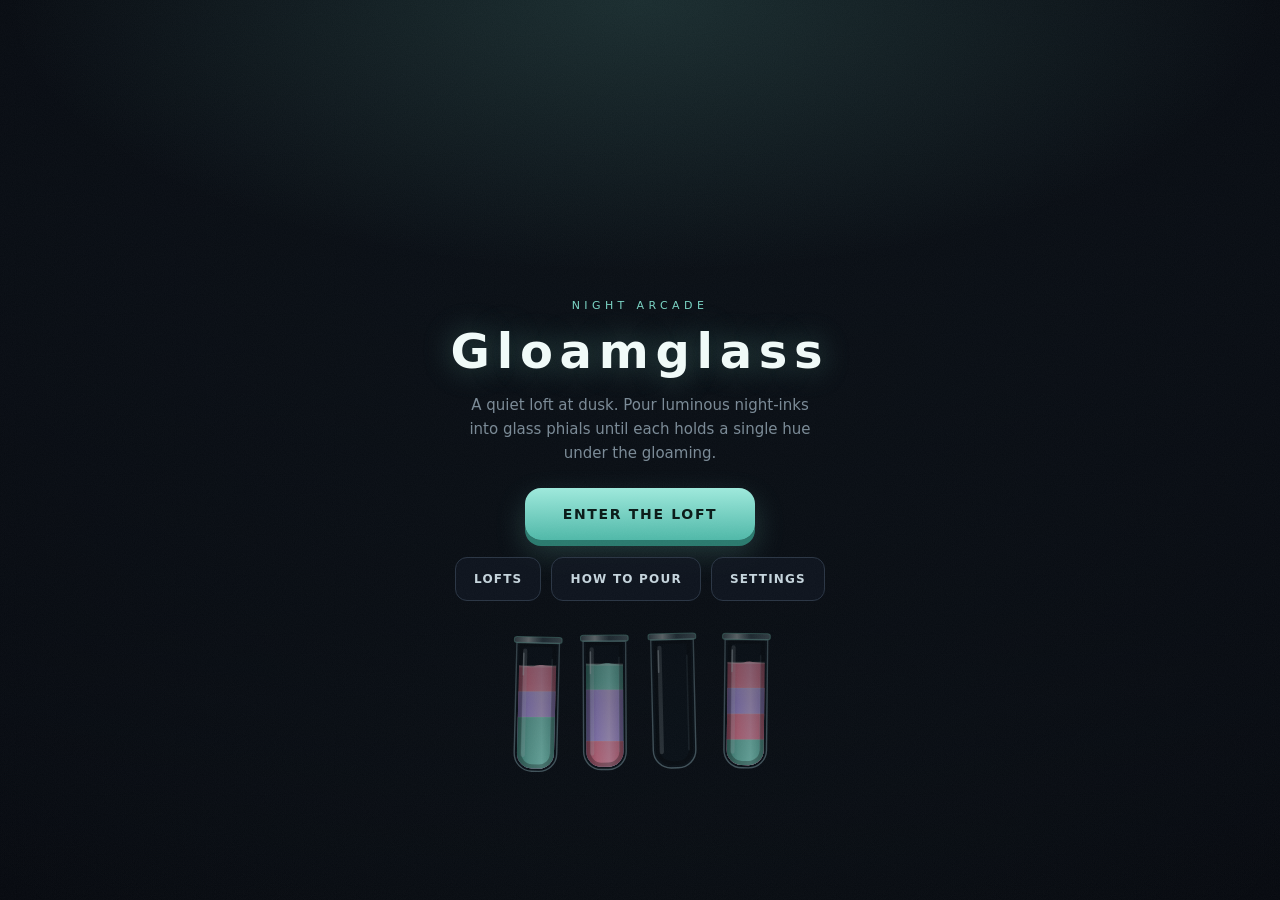
<file: games/gloamglass/index.html>
<!doctype html>
<html lang="en">
<head>
<meta charset="utf-8">
<meta name="viewport" content="width=device-width,initial-scale=1,minimum-scale=1,maximum-scale=1,user-scalable=no,viewport-fit=cover">
<meta name="theme-color" content="#0a0e18">
<meta name="color-scheme" content="dark">
<meta name="description" content="Pour luminous night-inks until every phial holds a single hue under the gloaming.">
<meta name="mobile-web-app-capable" content="yes">
<meta name="apple-mobile-web-app-capable" content="yes">
<meta name="apple-mobile-web-app-status-bar-style" content="black-translucent">
<meta name="apple-mobile-web-app-title" content="Gloamglass">
<meta name="format-detection" content="telephone=no">
<title>Gloamglass</title>
<link rel="manifest" href="manifest.webmanifest">
<link rel="icon" type="image/png" href="icons/icon-192.png">
<link rel="apple-touch-icon" href="icons/apple-touch-icon.png">
<style>
:root{--bg:#0a0e18;--ink:#e4eef2;--dim:#7a8a96;--muted:#3d4a56;--line:rgba(122,212,196,.14);--accent:#7ad4c4;--gold:#ffd27a;--rose:#ff8fab}
*{box-sizing:border-box;-webkit-tap-highlight-color:transparent}
html,body{margin:0;width:100%;height:100%;height:100dvh;background:var(--bg);overflow:hidden;color:var(--ink);
  font-family:system-ui,-apple-system,"Segoe UI",Roboto,sans-serif;-webkit-user-select:none;user-select:none;touch-action:none;
  -webkit-touch-callout:none;-webkit-text-size-adjust:100%;overscroll-behavior:none}
body{position:fixed;inset:0}
body::after{content:'';position:fixed;inset:-40px;pointer-events:none;z-index:60;opacity:.05;
  background-image:url("data:image/svg+xml;utf8,<svg xmlns='http://www.w3.org/2000/svg' width='160' height='160'><filter id='n'><feTurbulence type='fractalNoise' baseFrequency='0.9' numOctaves='2' stitchTiles='stitch'/><feColorMatrix values='0 0 0 0 1  0 0 0 0 1  0 0 0 0 1  0 0 0 0.55 0'/></filter><rect width='100%' height='100%' filter='url(%23n)'/></svg>");
  animation:grain .5s steps(2) infinite}
@keyframes grain{0%{transform:translate(0,0)}50%{transform:translate(-14px,9px)}100%{transform:translate(0,0)}}
canvas#c{display:block;position:fixed;inset:0;z-index:1;touch-action:none}
.ov{position:fixed;inset:0;z-index:20;display:flex;flex-direction:column;align-items:center;justify-content:center;text-align:center;overflow-y:auto;
  padding:calc(24px + env(safe-area-inset-top,0px)) calc(22px + env(safe-area-inset-right,0px)) calc(24px + env(safe-area-inset-bottom,0px)) calc(22px + env(safe-area-inset-left,0px));
  background:radial-gradient(90% 60% at 50% 0%,rgba(122,212,196,.12),transparent 60%),rgba(6,9,14,.94);transition:opacity .35s ease;touch-action:pan-y}
#title{background:radial-gradient(90% 55% at 50% 0%,rgba(122,212,196,.16),transparent 55%),linear-gradient(180deg,rgba(6,9,14,.85),rgba(6,9,14,.55) 70%,rgba(6,9,14,.15))}
.ov.soft{background:rgba(6,9,14,.74);backdrop-filter:blur(4px);-webkit-backdrop-filter:blur(4px)}
.ov.hidden{opacity:0;pointer-events:none}
.eyebrow{font-size:11px;letter-spacing:.4em;text-transform:uppercase;color:var(--accent);margin:0 0 1em}
h1{font-weight:800;letter-spacing:.14em;font-size:clamp(30px,9vw,48px);margin:0 0 .3em;color:#f0faf8;text-shadow:0 0 30px rgba(122,212,196,.35)}
h2{font-weight:700;letter-spacing:.08em;font-size:clamp(22px,6.5vw,32px);margin:0 0 .35em;color:#f0faf8}
.lede{max-width:24em;color:var(--dim);line-height:1.6;font-size:15px;margin:0 0 1.5em}
.btn{font:inherit;font-weight:700;background:linear-gradient(180deg,#9ee9dc,#4fb8a8);color:#0a1a18;border:none;padding:15px 38px;letter-spacing:.12em;
  min-height:52px;font-size:14px;text-transform:uppercase;cursor:pointer;border-radius:16px;touch-action:manipulation;
  box-shadow:0 6px 0 #2a7a6e,0 12px 30px rgba(122,212,196,.22);transition:transform .08s,box-shadow .08s}
.btn:active{transform:translateY(4px);box-shadow:0 2px 0 #2a7a6e,0 6px 16px rgba(122,212,196,.18)}
.ghost{font:inherit;background:rgba(16,22,32,.85);color:#c5d4dc;border:1px solid #2a3544;padding:11px 18px;letter-spacing:.1em;font-size:12px;
  text-transform:uppercase;border-radius:12px;min-height:44px;cursor:pointer;touch-action:manipulation;font-weight:600}
.ghost:active{transform:scale(.97)}
.ghost:disabled{opacity:.35}
.ghost small{display:block;font-size:10px;letter-spacing:.06em;color:var(--gold);margin-top:3px;text-transform:none}
.row{display:flex;gap:10px;flex-wrap:wrap;justify-content:center;margin-top:1.1em}
.howlist{max-width:22em;text-align:left;color:#b8c8d0;font-size:14px;line-height:1.55;margin:0 0 1.4em;padding:0;list-style:none}
.howlist li{margin:0 0 .75em;padding-left:0}
.howlist b{color:#e8f6f3}
.lvl-grid{display:grid;grid-template-columns:repeat(4,1fr);gap:8px;width:min(360px,92vw);margin:0 auto 1.2em}
.lvl-grid button{aspect-ratio:1;border-radius:14px;border:1px solid #2a3544;background:#121822;color:#c5d4dc;font:800 15px/1 system-ui;cursor:pointer;
  touch-action:manipulation;display:flex;flex-direction:column;align-items:center;justify-content:center;gap:4px;padding:4px}
.lvl-grid button small{font-size:8px;letter-spacing:.02em;color:var(--dim);font-weight:700;min-height:8px;text-transform:uppercase}
.lvl-grid button.done{border-color:rgba(122,212,196,.45)}
.lvl-grid button.done small{color:var(--gold)}
.lvl-grid button.hard{border-color:rgba(255,143,171,.4)}
.lvl-grid button.super{border-color:rgba(255,210,122,.5)}
.lvl-grid button.cur{border-color:var(--accent);box-shadow:0 0 18px rgba(122,212,196,.28)}
.lvl-grid button:disabled{opacity:.28}
#hud{position:fixed;left:0;right:0;top:0;z-index:5;display:none;pointer-events:none;align-items:center;justify-content:space-between;gap:6px;
  padding:calc(10px + env(safe-area-inset-top,0px)) calc(10px + env(safe-area-inset-right,0px)) 0 calc(10px + env(safe-area-inset-left,0px))}
body[data-mode=play] #hud,body[data-mode=play] #dock{display:flex}
html.cover #hud,html.cover #dock,html.cover #toast,html.cover body::after{display:none!important}
.pill{pointer-events:auto;background:rgba(10,14,24,.82);border:1px solid var(--line);border-radius:999px;padding:0 12px;height:36px;
  display:inline-flex;align-items:center;gap:6px;font:700 12px/1 system-ui;color:#d5e6ea;letter-spacing:.04em}
.pill .dim{color:var(--dim);font-weight:600}
.stars{color:var(--gold);letter-spacing:1px;font-size:13px}
#dock{position:fixed;left:0;right:0;bottom:0;z-index:5;display:none;justify-content:center;gap:8px;pointer-events:none;
  padding:0 calc(10px + env(safe-area-inset-right,0px)) calc(12px + env(safe-area-inset-bottom,0px)) calc(10px + env(safe-area-inset-left,0px))}
#dock button{pointer-events:auto;min-width:72px;min-height:52px;border-radius:14px;border:1px solid #2a3544;background:rgba(14,18,28,.9);
  color:#c5d4dc;font:700 11px/1.1 system-ui;letter-spacing:.06em;text-transform:uppercase;cursor:pointer;touch-action:manipulation;padding:8px 10px}
#dock button:active{transform:scale(.96)}
#dock button:disabled{opacity:.32}
#dock button .sub{display:block;font-size:9px;color:var(--dim);margin-top:4px;font-weight:600;letter-spacing:.02em;text-transform:none}
#toast{position:fixed;left:50%;bottom:calc(78px + env(safe-area-inset-bottom,0px));transform:translateX(-50%);z-index:30;
  background:rgba(12,16,26,.92);border:1px solid var(--line);color:#dce8ec;padding:10px 16px;border-radius:12px;font:600 13px/1.3 system-ui;
  max-width:min(320px,88vw);text-align:center;opacity:0;pointer-events:none;transition:opacity .25s}
#toast.show{opacity:1}
.toggle{display:flex;align-items:center;justify-content:space-between;gap:16px;width:min(280px,86vw);margin:0 auto .7em;color:#c5d4dc;font-size:14px}
.toggle button{min-width:64px;min-height:40px}
#arcadeBack{position:fixed;left:calc(10px + env(safe-area-inset-left,0px));top:calc(10px + env(safe-area-inset-top,0px));z-index:100;height:36px;min-width:36px;
  display:inline-flex;align-items:center;justify-content:center;padding:0 12px;border-radius:999px;background:rgba(8,12,18,.82);color:#b8ebe0;
  border:1px solid rgba(122,212,196,.42);font:600 12px/1 system-ui,-apple-system,sans-serif;letter-spacing:.04em;text-decoration:none;
  -webkit-backdrop-filter:blur(6px);backdrop-filter:blur(6px)}
body[data-mode=play] #arcadeBack{padding:0;width:36px;font-size:16px}
body[data-mode=play] #arcadeBack .lbl{display:none}
html.arcade #hud{padding-left:calc(54px + env(safe-area-inset-left,0px))}
.pill{padding:0 11px}
.stars-big{font-size:28px;color:var(--gold);letter-spacing:6px;margin:.2em 0 .6em}
</style>
</head>
<body data-mode="title">
<canvas id="c"></canvas>
<div id="hud">
  <div class="pill"><span id="hudLv">1/24</span></div>
  <div class="pill"><span id="hudTime">0:00</span></div>
  <div class="pill"><span id="hudMoves">—</span></div>
  <div class="pill stars" id="hudStars">★★★</div>
</div>
<div id="dock">
  <button type="button" id="bUndo">Undo<span class="sub" id="undoSub">0</span></button>
  <button type="button" id="bShuffle">Shuffle<span class="sub">rearrange</span></button>
  <button type="button" id="bExtra">Extra<span class="sub" id="extraSub">1 free</span></button>
  <button type="button" id="bPause">Pause<span class="sub">menu</span></button>
</div>
<div id="toast"></div>

<div class="ov" id="title">
  <p class="eyebrow">Night Arcade</p>
  <h1>Gloamglass</h1>
  <p class="lede">A quiet loft at dusk. Pour luminous night-inks into glass phials until each holds a single hue under the gloaming.</p>
  <button type="button" class="btn" id="bPlay">Enter the loft</button>
  <div class="row">
    <button type="button" class="ghost" id="bLevels">Lofts</button>
    <button type="button" class="ghost" id="bHow">How to pour</button>
    <button type="button" class="ghost" id="bSettings">Settings</button>
  </div>
</div>

<div class="ov soft hidden" id="levels">
  <p class="eyebrow">Campaign</p>
  <h2>Choose a loft</h2>
  <div class="lvl-grid" id="lvlGrid"></div>
  <button type="button" class="ghost" id="bLevelsBack">Back</button>
</div>

<div class="ov soft hidden" id="how">
  <p class="eyebrow">How to pour</p>
  <h2>Night-ink sort</h2>
  <ul class="howlist">
    <li><b>Tap</b> a phial to lift it, tap another to pour. Tap the same again to set it down.</li>
    <li>Pour only onto an <b>empty</b> phial or one whose <b>top color matches</b>, with room left.</li>
    <li>The whole matching top run pours (as much as fits). Leftover stays behind.</li>
    <li>Clear a loft when every phial is empty or filled with a <b>single hue</b>.</li>
    <li><b>Undo</b> steps back a pour. <b>Shuffle</b> rearranges the phials. <b>Extra</b> adds one empty glass once per loft.</li>
  </ul>
  <button type="button" class="ghost" id="bHowBack">Back</button>
</div>

<div class="ov soft hidden" id="settings">
  <p class="eyebrow">Settings</p>
  <h2>Loft comforts</h2>
  <div class="toggle"><span>Sound</span><button type="button" class="ghost" id="tSound">On</button></div>
  <div class="toggle"><span>Haptics</span><button type="button" class="ghost" id="tHaptic">On</button></div>
  <div class="row"><button type="button" class="ghost" id="bSettingsBack">Back</button></div>
</div>

<div class="ov soft hidden" id="pause">
  <p class="eyebrow">Paused</p>
  <h2 id="pauseTitle">Loft</h2>
  <div class="row">
    <button type="button" class="btn" id="bResume">Resume</button>
  </div>
  <div class="row">
    <button type="button" class="ghost" id="bRestart">Retry loft</button>
    <button type="button" class="ghost" id="bPauseHow">How to pour</button>
  </div>
  <div class="row">
    <button type="button" class="ghost" id="bPauseLevels">Lofts</button>
    <button type="button" class="ghost" id="bPauseTitle">Title</button>
  </div>
</div>

<div class="ov soft hidden" id="win">
  <p class="eyebrow">Loft cleared</p>
  <h2 id="winTitle">Sorted</h2>
  <div class="stars-big" id="winStars">★★★</div>
  <p class="lede" id="winMeta">0:00 · 12 pours</p>
  <button type="button" class="btn" id="bNext">Next loft</button>
  <div class="row">
    <button type="button" class="ghost" id="bWinLevels">Lofts</button>
    <button type="button" class="ghost" id="bWinRetry">Retry</button>
  </div>
</div>

<div class="ov soft hidden" id="fail">
  <p class="eyebrow">Out of pours</p>
  <h2>The inks settle</h2>
  <p class="lede">No pours left on this shelf. Retry the same layout, or add an extra empty phial if you still have one.</p>
  <div class="row">
    <button type="button" class="btn" id="bFailRetry">Retry</button>
    <button type="button" class="ghost" id="bFailExtra">Extra phial</button>
  </div>
  <div class="row"><button type="button" class="ghost" id="bFailLevels">Lofts</button></div>
</div>

<script>
/*GLOAM-LOGIC-START*/
var CAP = 4;
var GG = (function () {
  function clone(b) { return b.map(function (x) { return x.slice(); }); }
  function topColor(bot) { return bot.length ? bot[bot.length - 1] : null; }
  function topRun(bot) {
    if (!bot.length) return 0;
    var c = bot[bot.length - 1], n = 1, i;
    for (i = bot.length - 2; i >= 0 && bot[i] === c; i--) n++;
    return n;
  }
  function isComplete(b) {
    if (b.length !== CAP) return false;
    var c = b[0], i;
    for (i = 1; i < CAP; i++) if (b[i] !== c) return false;
    return true;
  }
  function canPour(src, dst) {
    if (!src.length) return false;
    if (dst.length >= CAP) return false;
    if (!dst.length) return true;
    return topColor(dst) === topColor(src);
  }
  function pourAmount(src, dst) {
    if (!canPour(src, dst)) return 0;
    return Math.min(topRun(src), CAP - dst.length);
  }
  function pour(src, dst) {
    var n = pourAmount(src, dst), c = topColor(src), i;
    for (i = 0; i < n; i++) { src.pop(); dst.push(c); }
    return n;
  }
  function isWon(bottles) {
    var i;
    for (i = 0; i < bottles.length; i++) {
      var b = bottles[i];
      if (!b.length) continue;
      if (!isComplete(b)) return false;
    }
    return true;
  }
  function key(bottles) {
    return bottles.map(function (b) { return b.length ? b.join(',') : '_'; }).sort().join('|');
  }
  function emptyCount(bottles) {
    var n = 0, i;
    for (i = 0; i < bottles.length; i++) if (!bottles[i].length) n++;
    return n;
  }
  function heuristic(st) {
    var cost = 0, i, j, b;
    for (i = 0; i < st.length; i++) {
      b = st[i];
      if (!b.length || isComplete(b)) continue;
      cost++;
      for (j = 1; j < b.length; j++) if (b[j] !== b[j - 1]) cost++;
    }
    return cost;
  }
  function bfsSolve(bottles, maxNodes) {
    var start = clone(bottles);
    if (isWon(start)) return { ok: true, moves: 0, nodes: 0 };
    if (emptyCount(start) < 1) return { ok: false, reason: 'no-empty', nodes: 0 };
    var seen = Object.create(null); seen[key(start)] = 1;
    var frontier = [start], depth = 0, nodes = 0, i, j, n, st, nb, k;
    while (frontier.length) {
      var next = [];
      for (var fi = 0; fi < frontier.length; fi++) {
        st = frontier[fi];
        if (++nodes > maxNodes) return { ok: false, reason: 'budget', nodes: nodes, moves: depth };
        n = st.length;
        for (i = 0; i < n; i++) {
          if (!st[i].length || isComplete(st[i])) continue;
          for (j = 0; j < n; j++) {
            if (i === j || !canPour(st[i], st[j])) continue;
            if (!st[j].length && topRun(st[i]) === st[i].length) continue;
            nb = clone(st); pour(nb[i], nb[j]);
            k = key(nb);
            if (seen[k]) continue;
            if (isWon(nb)) return { ok: true, moves: depth + 1, nodes: nodes };
            seen[k] = 1; next.push(nb);
          }
        }
      }
      frontier = next; depth++;
      if (depth > 250) return { ok: false, reason: 'deep', nodes: nodes };
    }
    return { ok: false, reason: 'exhausted', nodes: nodes };
  }
  function astarSolve(bottles, maxNodes) {
    var start = clone(bottles);
    if (isWon(start)) return { ok: true, moves: 0, nodes: 0 };
    var seen = Object.create(null); seen[key(start)] = 0;
    var buckets = Object.create(null);
    function push(st, g) {
      var f = g + heuristic(st);
      (buckets[f] || (buckets[f] = [])).push([st, g]);
      return f;
    }
    var minF = push(start, 0), nodes = 0, i, j, n, st, g, nb, ng, k, prev;
    while (true) {
      while (minF < 100000 && (!buckets[minF] || !buckets[minF].length)) minF++;
      if (minF >= 100000) return { ok: false, reason: 'exhausted', nodes: nodes };
      var pair = buckets[minF].pop(); st = pair[0]; g = pair[1];
      if (seen[key(st)] < g) continue;
      if (++nodes > maxNodes) return { ok: false, reason: 'budget', nodes: nodes, moves: g };
      if (isWon(st)) return { ok: true, moves: g, nodes: nodes };
      n = st.length;
      for (i = 0; i < n; i++) {
        if (!st[i].length || isComplete(st[i])) continue;
        for (j = 0; j < n; j++) {
          if (i === j || !canPour(st[i], st[j])) continue;
          if (!st[j].length && topRun(st[i]) === st[i].length) continue;
          nb = clone(st); pour(nb[i], nb[j]);
          ng = g + 1; k = key(nb); prev = seen[k];
          if (prev !== undefined && prev <= ng) continue;
          seen[k] = ng;
          var f = push(nb, ng);
          if (f < minF) minF = f;
        }
      }
    }
  }
  function solve(bottles, opts) {
    opts = opts || {};
    var cols = {}, i, c, size = 0;
    for (i = 0; i < bottles.length; i++) for (c = 0; c < bottles[i].length; c++) {
      if (!cols[bottles[i][c]]) { cols[bottles[i][c]] = 1; size++; }
    }
    var maxNodes = opts.maxNodes || (size <= 5 ? 250000 : 800000);
    if (size <= 5) return bfsSolve(bottles, maxNodes);
    if (size <= 7) {
      var r = bfsSolve(bottles, Math.min(150000, maxNodes));
      if (r.ok) return r;
      return astarSolve(bottles, maxNodes);
    }
    return astarSolve(bottles, maxNodes);
  }
  return {
    CAP: CAP, clone: clone, topColor: topColor, topRun: topRun, isComplete: isComplete,
    canPour: canPour, pourAmount: pourAmount, pour: pour, isWon: isWon, key: key,
    emptyCount: emptyCount, solve: solve
  };
})();
/*GLOAM-LOGIC-END*/

/*GLOAM-LEVELS-START*/
var LEVELS = [
  { name: "First drop", bottles: [[1,1,2,1],[1,2,2,2],[]] },
  { name: "Twin wells", bottles: [[1,2,1,2],[1,2,1,2],[]] },
  { name: "Three inks", bottles: [[3,1,2,3],[],[2,1,2,1],[1,3,2,3]] },
  { name: "Soft swirl", bottles: [[],[3,2,2,1],[1,3,1,3],[1,3,2,2]] },
  { name: "Spare glass", bottles: [[],[2,3,1,2],[1],[3,1,1,2],[2,3,3]] },
  { name: "Four hues", bottles: [[4,2,3,3],[2,1,4,1],[2,4],[],[1,3,1],[4,3,2]] },
  { name: "Quiet pour", bottles: [[],[4,1,3,2],[3,4,1,3],[],[2,2,4,1],[2,1,3,4]] },
  { name: "Dusk shelf", bottles: [[2,1,3,4],[2,4,1,3],[2,1,3,4],[],[2,4,3,1],[]] },
  { name: "Ink tide", bottles: [[2,1,3,2],[5,3,1,2],[3,5,4,2],[1,1,4],[],[4,5],[3,5,4]] },
  { name: "Crossed vials", tier: "hard", bottles: [[5,2,5],[],[3,1,3],[2,1,5,4],[3,4,1,4],[3,2,1,4],[5,2]] },
  { name: "Loft lattice", moves: 50, bottles: [[5,1,4,3],[],[2,1],[5,3,4,3],[4,3],[2,2,1,5],[2,4,1,5]] },
  { name: "Amber knot", tier: "hard", bottles: [[4,3,3],[],[5,6,4,6],[3,2,1,3],[5,1,5,1],[6,4,1,4],[2,5],[2,6,2]] },
  { name: "Night braid", bottles: [[5,3,4,3],[4,6,1,2],[6],[4,1,2,5],[3,6,6,1],[5,3,2,4],[],[2,1,5]] },
  { name: "Deep swirl", tier: "hard", moves: 80, bottles: [[3,5,4,2],[5,2,1,2],[6,3,2],[5,3,1,6],[4,6],[6,1,4,5],[4,1,3],[]] },
  { name: "Seven stains", bottles: [[2,5,5],[4,7,3,6],[5,7,4,2],[7,5,7,6],[2,3,1,1],[],[2,6,1,3],[4],[3,4,6,1]] },
  { name: "Crowded rack", tier: "hard", bottles: [[6,3,5,2],[2,6,4,6],[5,1,1,2],[3,1,7],[4,2,7,6],[],[3,4,5,1],[4,7,3,7],[5]] },
  { name: "Gloam braid", bottles: [[4,3,4,7],[3,2,5,3],[7,2],[4,6,1,1],[1,5,7],[5,7,2,5],[6,3],[6],[],[1,4,6,2]] },
  { name: "Overfull shelf", tier: "super", bottles: [[8,5,4,4],[1,3,5,3],[6,8,7,6],[8,5,6,1],[2,5,3,7],[2,3,6],[4,4,1,7],[7,8,2,2],[],[1]] },
  { name: "Midnight mix", bottles: [[4,3,6,2],[6,4,7,2],[5,7,8,8],[3,2,1,4],[2,3,8,5],[8,3],[7,7,1],[1,4,5],[],[6,5],[6,1]] },
  { name: "Alchemist's knot", tier: "super", bottles: [[6,5,2],[],[2,2,7,1],[4,4,3,6],[3],[8,3,5,4],[7,1,5,7],[4,8,5,8],[2],[8,1,7],[1,6,6,3]] },
  { name: "Ink storm", tier: "hard", bottles: [[3,9,1,8],[],[6,3],[3,7,6,1],[9,2,4],[5,8,4,6],[4,4,8],[9,1,2,7],[2],[9,7,5,7],[5,3,6],[2,5,1,8]] },
  { name: "Last rack", moves: 120, bottles: [[8,2,3,1],[1],[8,2,1,4],[6,6,3,9],[5,1,7],[3,7,6,4],[8,5,7,2],[],[2,9,9,3],[4,6,4,5],[7,9,8,5],[]] },
  { name: "Vault pour", tier: "super", bottles: [[8,6,7,10],[9,1,5,7],[4,6,2,3],[1,2],[4,4,8],[7,9,5,6],[1,1,9,5],[3,2,4,7],[10,2],[8,3,9,10],[3],[],[8,6,5,10]] },
  { name: "Gloaming end", moves: 150, bottles: [[5,6,3,3],[1,1,6,3],[5,10],[10,5,8,7],[8,2],[7,6,2,2],[],[1,7,9,9],[8,9,4,1],[],[7,8,4,3],[2,9,4,6],[10,5,10,4]] }
];
/*GLOAM-LEVELS-END*/

var INKS = [
  null,
  '#7ad4c4', '#c4adff', '#ff8fab', '#ffd27a', '#6ec8ff',
  '#9ae66e', '#ff9a6c', '#b48cde', '#5ee2a0', '#ff6b9d'
];
var SAVE_KEY = 'gloamglass-v1';
var save = { unlocked: 1, best: {}, stars: {}, sound: true, haptics: true };
try {
  var _o = JSON.parse(localStorage.getItem(SAVE_KEY) || '{}');
  if (_o && typeof _o === 'object') {
    if (_o.unlocked) save.unlocked = _o.unlocked | 0;
    if (_o.best) save.best = _o.best;
    if (_o.stars) save.stars = _o.stars;
    if (typeof _o.sound === 'boolean') save.sound = _o.sound;
    if (typeof _o.haptics === 'boolean') save.haptics = _o.haptics;
  }
} catch (e) {}
function writeSave() { try { localStorage.setItem(SAVE_KEY, JSON.stringify(save)); } catch (e) {} }

var canvas = document.getElementById('c');
var ctx = canvas.getContext('2d');
var W = 0, H = 0, dpr = 1;
var mode = 'title';
var LV = 0, L = null;
var bottles = [];
var selected = -1;
var undoStack = [];
var moveCount = 0, moveBudget = 0, movesLeft = 0;
var extraUsed = false;
var startedAt = 0, elapsed = 0, timerOn = false;
var anims = [];          // pours in flight (several may run at once on different phials)
var tapQueue = [];       // taps on busy phials, replayed when they free up
var particles = [];
var layout = [];
var vis = [];            // per-phial juice state (lift spring, shake, wobble, cork, slosh)
var pendingEnd = null, endAt = 0, celebrateAt = 0;
var toastTimer = 0;
var raf = 0, lastNow = 0;
var bgCache = null;
var safeTop = 0, safeBot = 0;
var clockOverride = null;
var frameTimes = [];
function NOW() { return clockOverride != null ? clockOverride : performance.now(); }

/* ---------- Sound: all generated with Web Audio ---------- */
var SFX = (function () {
  var AC = window.AudioContext || window.webkitAudioContext;
  var a = null, noiseBuf = null, out = null;
  function ac() {
    if (!save.sound || !AC) return null;
    try {
      if (!a) { a = new AC(); out = a.createGain(); out.gain.value = 0.9; out.connect(a.destination); }
      if (a.state === 'suspended') a.resume();
    } catch (e) { return null; }
    return a;
  }
  function noise() {
    if (!noiseBuf) {
      noiseBuf = a.createBuffer(1, a.sampleRate | 0, a.sampleRate);
      var d = noiseBuf.getChannelData(0), i, last = 0;
      for (i = 0; i < d.length; i++) { last = last * 0.6 + (Math.random() * 2 - 1) * 0.4; d[i] = last; }
    }
    return noiseBuf;
  }
  function env(g, t, vol, atk, dec) {
    g.gain.setValueAtTime(0.0001, t);
    g.gain.exponentialRampToValueAtTime(vol, t + atk);
    g.gain.exponentialRampToValueAtTime(0.0001, t + atk + dec);
  }
  function osc(freq, t, vol, dec, type, slideTo, atk) {
    var o = a.createOscillator(), g = a.createGain();
    o.type = type || 'sine';
    o.frequency.setValueAtTime(freq, t);
    if (slideTo) o.frequency.exponentialRampToValueAtTime(slideTo, t + dec);
    env(g, t, vol, atk || 0.004, dec);
    o.connect(g); g.connect(out);
    o.start(t); o.stop(t + (atk || 0.004) + dec + 0.03);
  }
  function bell(f, t, vol) { osc(f, t, vol, 0.7); osc(f * 2.76, t, vol * 0.25, 0.25); osc(f * 5.4, t, vol * 0.08, 0.12); }
  return {
    tap: function () { if (!ac()) return; osc(700, a.currentTime, 0.02, 0.05, 'triangle'); },
    select: function () { if (!ac()) return; var t = a.currentTime; osc(1180, t, 0.03, 0.09); osc(1770, t, 0.012, 0.06); },
    thud: function () {
      if (!ac()) return; var t = a.currentTime;
      osc(150, t, 0.11, 0.16, 'sine', 70);
      var s = a.createBufferSource(), f = a.createBiquadFilter(), g = a.createGain();
      s.buffer = noise(); f.type = 'lowpass'; f.frequency.value = 380; env(g, t, 0.05, 0.004, 0.08);
      s.connect(f); f.connect(g); g.connect(out); s.start(t); s.stop(t + 0.12);
    },
    // gurgle: filtered rush + bubbly glugs whose pitch climbs as the target's air column shortens
    pour: function (durMs, fill0, fill1) {
      if (!ac()) return; var t = a.currentTime, d = Math.max(0.2, durMs / 1000);
      var s = a.createBufferSource(), bp = a.createBiquadFilter(), g = a.createGain();
      s.buffer = noise(); s.loop = true; bp.type = 'bandpass'; bp.Q.value = 3.5;
      bp.frequency.setValueAtTime(420 + fill0 * 900, t); bp.frequency.linearRampToValueAtTime(620 + fill1 * 1100, t + d);
      g.gain.setValueAtTime(0.0001, t); g.gain.exponentialRampToValueAtTime(0.06, t + 0.06);
      g.gain.setValueAtTime(0.06, t + d - 0.05); g.gain.exponentialRampToValueAtTime(0.0001, t + d + 0.08);
      s.connect(bp); bp.connect(g); g.connect(out); s.start(t); s.stop(t + d + 0.12);
      var n = Math.max(4, Math.round(d * 16)), k;
      for (k = 0; k < n; k++) {
        var u = k / n, tt = t + 0.03 + u * d + Math.random() * 0.018;
        var f = (240 + (fill0 + (fill1 - fill0) * u) * 560) * (0.94 + Math.random() * 0.12);
        osc(f, tt, 0.045 * (0.6 + Math.random() * 0.4), 0.06, 'sine', f * 1.7, 0.006);
      }
    },
    clink: function () { if (!ac()) return; var t = a.currentTime; osc(2350, t, 0.022, 0.12); osc(3520, t, 0.01, 0.08); osc(1180, t, 0.014, 0.1, 'triangle'); },
    complete: function () { if (!ac()) return; var t = a.currentTime; bell(1046, t, 0.05); bell(1318, t + 0.07, 0.045); bell(1568, t + 0.14, 0.045); osc(320, t, 0.04, 0.09, 'sine', 180); },
    win: function () { if (!ac()) return; var t = a.currentTime; [784, 988, 1175, 1568, 1976].forEach(function (f, i) { bell(f, t + i * 0.09, 0.05); }); bell(523, t + 0.5, 0.05); bell(784, t + 0.5, 0.04); },
    fail: function () { if (!ac()) return; osc(200, a.currentTime, 0.06, 0.25, 'triangle', 90); },
    shuffle: function () { if (!ac()) return; var t = a.currentTime, i; for (i = 0; i < 5; i++) osc(1800 + Math.random() * 1400, t + i * 0.045, 0.015, 0.06); }
  };
})();

function hap(ms) {
  if (!save.haptics) return;
  try { if (navigator.vibrate) navigator.vibrate(ms || 10); } catch (e) {}
}

function $(id) { return document.getElementById(id); }
function show(id) {
  ['title', 'levels', 'how', 'settings', 'pause', 'win', 'fail'].forEach(function (k) {
    var el = $(k); if (!el) return;
    if (k === id) el.classList.remove('hidden'); else el.classList.add('hidden');
  });
}
function setMode(m) {
  mode = m;
  document.body.dataset.mode = m === 'play' ? 'play' : 'menu';
  if (m === 'title') show('title');
  else if (m === 'levels') show('levels');
  else if (m === 'how') show('how');
  else if (m === 'settings') show('settings');
  else if (m === 'pause') show('pause');
  else if (m === 'win') show('win');
  else if (m === 'fail') show('fail');
  else show(null);
}
function toast(msg) {
  var el = $('toast'); el.textContent = msg; el.classList.add('show');
  clearTimeout(toastTimer); toastTimer = setTimeout(function () { el.classList.remove('show'); }, 2200);
}
function fmtTime(ms) {
  var s = Math.floor(ms / 1000), m = Math.floor(s / 60); s = s % 60;
  return m + ':' + (s < 10 ? '0' : '') + s;
}
function starCount() {
  if (moveBudget <= 0) {
    var par = Math.max(8, Math.ceil(L.bottles.length * 1.8));
    if (moveCount <= par) return 3;
    if (moveCount <= par * 1.4) return 2;
    return 1;
  }
  var ratio = movesLeft / moveBudget;
  if (ratio >= 0.35) return 3;
  if (ratio >= 0.15) return 2;
  return 1;
}
function starStr(n) { return '★★★'.slice(0, n) + '☆☆☆'.slice(0, 3 - n); }

/* ---------- Layout ---------- */
function readSafe() {
  var pr = document.createElement('div');
  pr.style.cssText = 'position:fixed;visibility:hidden;pointer-events:none;padding-top:env(safe-area-inset-top,0px);padding-bottom:env(safe-area-inset-bottom,0px)';
  document.body.appendChild(pr);
  var cs = getComputedStyle(pr);
  safeTop = parseFloat(cs.paddingTop) || 0; safeBot = parseFloat(cs.paddingBottom) || 0;
  pr.remove();
}
function resize() {
  dpr = Math.min(window.devicePixelRatio || 1, 2);   // cap backing scale for 60fps on DPR3 phones
  W = window.innerWidth; H = window.innerHeight;
  canvas.width = Math.floor(W * dpr); canvas.height = Math.floor(H * dpr);
  canvas.style.width = W + 'px'; canvas.style.height = H + 'px';
  ctx.setTransform(dpr, 0, 0, dpr, 0, 0);
  readSafe();
  bgCache = null;
  computeLayout();
}
function geo(p) {
  var bw = p.w * 0.76, t = Math.max(2.2, bw * 0.065), rimH = Math.max(5, p.h * 0.045);
  var iw = bw - 2 * t, yi0 = rimH, yi1 = p.h - t;
  var unitH = (yi1 - yi0 - rimH) * 0.86 / CAP;
  return { bw: bw, t: t, rimH: rimH, lipHalf: bw * 0.56, iw: iw, yi0: yi0, yi1: yi1, unitH: unitH, unitA: iw * unitH, h: p.h, r: bw * 0.42 };
}
function computeLayout() {
  layout = []; bgCache = null;
  if (!bottles.length) return;
  var n = bottles.length;
  // keep phials (plus lift + cork) clear of the top bar and the dock
  var topPad = Math.max(safeTop + 74, H * 0.11);
  var botPad = Math.max(safeBot + 88, H * 0.13);
  var areaH = H - topPad - botPad;
  var areaW = W - 24;
  var cols = n <= 4 ? n : n <= 6 ? 3 : n <= 8 ? 4 : n <= 10 ? 5 : n <= 12 ? 4 : 5;
  if (n === 5) cols = 3;
  if (n === 7) cols = 4;
  if (n === 9) cols = 5;
  if (n === 11) cols = 4;
  if (n === 13) cols = 5;
  var rows = Math.ceil(n / cols);
  var gapX = 10, gapY = 30;
  var cellW = (areaW - gapX * (cols - 1)) / cols;
  var cellH = (areaH - gapY * (rows - 1)) / rows;
  var phialW = Math.min(64, cellW * 0.82);
  var phialH = Math.min(cellH * 0.92, phialW * 2.6);
  phialW = Math.min(phialW, phialH / 2.2);
  var i, r, c;
  var gridW = cols * phialW + (cols - 1) * gapX;
  var gridH = rows * phialH + (rows - 1) * gapY;
  var x0 = (W - gridW) / 2;
  var y0 = topPad + (areaH - gridH) / 2;
  for (i = 0; i < n; i++) {
    r = (i / cols) | 0; c = i % cols;
    var rowCount = Math.min(cols, n - r * cols);
    var rowOffset = ((cols - rowCount) * (phialW + gapX)) / 2;
    var p = { i: i, x: x0 + rowOffset + c * (phialW + gapX), y: y0 + r * (phialH + gapY), w: phialW, h: phialH,
      gx: gapX, gy: gapY, firstRow: r === 0, lastRow: r === rows - 1 };
    p.g = geo(p);
    layout.push(p);
  }
  while (vis.length < n) vis.push(newVis());
  vis.length = n;
}
function newVis() { return { lift: 0, liftV: 0, shakeT: -1e9, wobT: -1e9, wobS: 1, wobA: 0.09, corkT: -1e9, wave: 0, sparkle: 0 }; }
function resetVis() { vis = bottles.map(newVis); }

/* ---------- Game flow ---------- */
function startLevel(i, keepExtra) {
  LV = Math.max(0, Math.min(LEVELS.length - 1, i));
  L = LEVELS[LV];
  bottles = GG.clone(L.bottles);
  selected = -1;
  undoStack = [];
  moveCount = 0;
  moveBudget = L.moves | 0;
  movesLeft = moveBudget;
  if (!keepExtra) extraUsed = false;
  startedAt = 0; elapsed = 0; timerOn = false;
  anims = []; tapQueue = []; particles = []; pendingEnd = null; endAt = 0; celebrateAt = 0;
  resetVis();
  computeLayout();
  // pre-place corks on phials that start complete
  for (var k = 0; k < bottles.length; k++) if (GG.isComplete(bottles[k])) vis[k].corkT = -1e9;
  updateHud();
  setMode('play');
  $('pauseTitle').textContent = L.name;
  updateDock();
}

var _hudCache = {};
function setText(id, v, html) { if (_hudCache[id] === v) return; _hudCache[id] = v; if (html) $(id).innerHTML = v; else $(id).textContent = v; }
function updateHud() {
  setText('hudLv', (LV + 1) + '/' + LEVELS.length);
  setText('hudTime', fmtTime(timerOn ? Date.now() - startedAt : elapsed));
  setText('hudMoves', '<span class="dim">POURS</span> ' + (moveBudget > 0 ? movesLeft : moveCount), true);
  setText('hudStars', starStr(starCount()));
}
function updateDock() {
  var busyNow = anims.length > 0 || !!pendingEnd;
  $('undoSub').textContent = String(undoStack.length);
  $('bUndo').disabled = !undoStack.length || busyNow;
  $('bExtra').disabled = extraUsed || !!pendingEnd;
  $('extraSub').textContent = extraUsed ? 'used' : '1 free';
  $('bShuffle').disabled = busyNow;
}
function ensureTimer() { if (!timerOn) { timerOn = true; startedAt = Date.now() - elapsed; } }

// Generous hit boxes: each phial owns its whole slot (half the gap each side,
// headroom above for the lifted glass, room below the base). Nearest wins.
function hitTest(x, y) {
  var i, p, best = -1, bestD = 1e9;
  for (i = 0; i < layout.length; i++) {
    p = layout[i];
    var top = p.y - p.gy / 2 - 10, bot = p.y + p.h + p.gy / 2;
    if (p.firstRow) top = p.y - 70;
    if (p.lastRow) bot = p.y + p.h + 40;
    if (y < top || y > bot) continue;
    var dx = Math.abs(x - (p.x + p.w / 2));
    if (dx > p.w / 2 + p.gx / 2 + 18) continue;
    if (dx < bestD) { bestD = dx; best = i; }
  }
  return best;
}

function busy(i) {
  for (var k = 0; k < anims.length; k++) {
    var a = anims[k];
    if (a.from === i || (a.to === i && !a.dstFreed)) return true;
  }
  return false;
}
function shake(i) { if (vis[i]) vis[i].shakeT = NOW(); }

// a phial that's only flying home can be grabbed right away: snap it back to its slot
function snapHome(i) {
  var now = NOW(), hit = false;
  for (var k = 0; k < anims.length; k++) {
    var a = anims[k];
    if ((a.from === i || a.to === i) && now - a.t0 >= a.F + a.P + LAG_MS) { a.t0 = now - (a.F + a.P + a.R); hit = true; }
  }
  if (hit) stepAnims(now);
}
function doSelect(i, fromQueue) {
  if (i < 0 || i >= bottles.length || pendingEnd) return;
  snapHome(i);
  // keep tap order: while earlier taps wait on a busy phial, later taps wait behind them
  if (busy(i) || (!fromQueue && tapQueue.length)) { if (tapQueue.length < 6) tapQueue.push(i); return; }
  if (selected === i) { selected = -1; SFX.tap(); return; }
  if (selected < 0) {
    if (!bottles[i].length) { shake(i); SFX.thud(); return; }
    if (GG.isComplete(bottles[i])) { shake(i); SFX.thud(); return; }
    selected = i; SFX.select(); hap(8); return;
  }
  tryPour(selected, i);
}

function tryPour(from, to) {
  if (from === to) { selected = -1; return; }
  var src = bottles[from], dst = bottles[to];
  if (!GG.canPour(src, dst)) {
    // rejected: the lifted phial shakes and thuds; selection hops to the tapped phial if it has a usable top
    shake(from); SFX.thud(); hap(20);
    if (dst.length && !GG.isComplete(dst)) { selected = to; }
    else { selected = -1; if (dst.length >= CAP) toast('That phial is full'); }
    return;
  }
  var amount = GG.pourAmount(src, dst);
  var color = GG.topColor(src);
  ensureTimer();
  undoStack.push({ bottles: GG.clone(bottles), moveCount: moveCount, movesLeft: movesLeft });
  var beforeSrc = src.slice(), beforeDst = dst.slice();
  GG.pour(src, dst);
  moveCount++;
  if (moveBudget > 0) movesLeft = Math.max(0, movesLeft - 1);
  selected = -1;
  hap(12);
  startPourAnim(from, to, color, amount, beforeSrc, beforeDst, GG.isComplete(dst));
  if (GG.isWon(bottles)) { pendingEnd = 'win'; elapsed = Date.now() - startedAt; timerOn = false; }
  else if (moveBudget > 0 && movesLeft <= 0) { pendingEnd = 'fail'; elapsed = Date.now() - startedAt; timerOn = false; }
  updateDock(); updateHud();
}

function onWin() {
  var stars = starCount();
  var t = elapsed;
  var prev = save.best[LV];
  if (prev == null || t < prev) save.best[LV] = t;
  save.stars[LV] = Math.max(save.stars[LV] | 0, stars);
  save.unlocked = Math.max(save.unlocked, Math.min(LEVELS.length, LV + 2));
  writeSave();
  hap([10, 40, 10, 40, 10]);
  $('winTitle').textContent = LV + 1 >= LEVELS.length ? 'Last light sorted' : (L.name || 'Sorted');
  $('winStars').textContent = starStr(stars);
  $('winMeta').textContent = fmtTime(t) + ' · ' + moveCount + ' pours' + (save.best[LV] === t ? ' · best' : '');
  $('bNext').textContent = LV + 1 < LEVELS.length ? 'Next loft' : 'All lofts';
  setMode('win');
  buildLevelGrid();
}
function onFail() {
  SFX.fail(); hap(30);
  $('bFailExtra').disabled = extraUsed;
  setMode('fail');
}
function undo() {
  if (!undoStack.length || anims.length || pendingEnd) return;
  var s = undoStack.pop();
  bottles = s.bottles; moveCount = s.moveCount; movesLeft = s.movesLeft;
  selected = -1; tapQueue = [];
  for (var k = 0; k < vis.length; k++) { vis[k].wave = Math.max(vis[k].wave, 1.2); if (!GG.isComplete(bottles[k])) vis[k].corkT = -1e9; }
  SFX.tap(); updateHud(); updateDock();
}
function shuffleBottles() {
  if (anims.length || pendingEnd) return;
  ensureTimer();
  var i, j, t;
  for (i = bottles.length - 1; i > 0; i--) {
    j = (Math.random() * (i + 1)) | 0;
    t = bottles[i]; bottles[i] = bottles[j]; bottles[j] = t;
  }
  selected = -1;
  resetVis();
  var now = NOW();
  for (i = 0; i < vis.length; i++) { vis[i].wobT = now + i * 25; vis[i].wobS = i % 2 ? 1 : -1; vis[i].wobA = 0.12; vis[i].wave = 2; }
  SFX.shuffle(); hap(10);
  computeLayout();
}
function addExtra() {
  if (extraUsed) return;
  extraUsed = true;
  bottles.push([]);
  selected = -1;
  computeLayout();
  var v = vis[vis.length - 1]; v.wobT = NOW(); v.wobA = 0.14;
  SFX.clink(); hap(15);
  updateDock();
  toast('Extra phial set on the shelf');
  if (mode === 'fail') {
    pendingEnd = null;
    movesLeft = Math.max(movesLeft, Math.ceil((moveBudget || 20) * 0.25));
    if (moveBudget > 0) movesLeft = Math.max(8, Math.ceil(moveBudget * 0.3));
    timerOn = true; startedAt = Date.now() - elapsed;
    setMode('play');
    updateHud(); updateDock();
  }
}

/* ---------- Pour choreography ---------- */
var FLY_MS = 250, RET_MS = 290, LAG_MS = 70;
function ease3(u) { return u < 0.5 ? 4 * u * u * u : 1 - Math.pow(-2 * u + 2, 3) / 2; }
function easeOut(u) { return 1 - Math.pow(1 - u, 3); }
function sine(u) { return 0.5 - 0.5 * Math.cos(Math.PI * u); }
function clamp01(u) { return u < 0 ? 0 : u > 1 ? 1 : u; }

function startPourAnim(from, to, color, amount, beforeSrc, beforeDst, completed) {
  var ps = layout[from], pt = layout[to];
  var srcCx = ps.x + ps.w / 2, tCx = pt.x + pt.w / 2;
  var side = Math.abs(srcCx - tCx) > 1 ? (srcCx < tCx ? -1 : 1) : (tCx < W / 2 ? 1 : -1);
  // keep the tipped body on screen
  if (tCx + side * ps.h * 0.95 < 4 || tCx + side * ps.h * 0.95 > W - 4) side = -side;
  var a = {
    from: from, to: to, color: color, amount: amount, side: side,
    beforeSrc: beforeSrc, beforeDst: beforeDst, completed: completed,
    t0: NOW(), F: FLY_MS, P: 230 + amount * 105, R: RET_MS,
    lift0: vis[from] ? vis[from].lift : 0,
    dstFreed: false, poured: false, dropT: 0
  };
  a.srcUnits0 = beforeSrc.length;
  a.th0 = tiltFor(ps.g, a.srcUnits0 * ps.g.unitA);
  a.thEnd = tiltFor(ps.g, (a.srcUnits0 - amount) * ps.g.unitA) + 0.1;
  anims.push(a);
}

// rotate point
function rot(x, y, c, s) { return [x * c - y * s, x * s + y * c]; }
// area of polygon below the world line y = s (y grows downward)
function areaBelow(P, s) {
  var out = [], n = P.length, i, a, b, ina, inb, k;
  for (i = 0; i < n; i++) {
    a = P[i]; b = P[(i + 1) % n]; ina = a[1] >= s; inb = b[1] >= s;
    if (ina) out.push(a);
    if (ina !== inb) { k = (s - a[1]) / (b[1] - a[1]); out.push([a[0] + (b[0] - a[0]) * k, s]); }
  }
  var A = 0;
  for (i = 0; i < out.length; i++) { var p = out[i], q = out[(i + 1) % out.length]; A += p[0] * q[1] - q[0] * p[1]; }
  return Math.abs(A) / 2;
}
function interiorPoly(g, mx, my, th) {
  var c = Math.cos(th), s = Math.sin(th), hw = g.iw / 2;
  return [[-hw, 0], [hw, 0], [hw, g.yi1], [-hw, g.yi1]].map(function (q) { var r = rot(q[0], q[1], c, s); return [mx + r[0], my + r[1]]; });
}
// world-level surface height holding volume V inside the (rotated) glass
function levelFor(P, V) {
  var lo = 1e9, hi = -1e9, i;
  for (i = 0; i < P.length; i++) { if (P[i][1] < lo) lo = P[i][1]; if (P[i][1] > hi) hi = P[i][1]; }
  if (V <= 0) return hi;
  var a = lo, b = hi;
  for (i = 0; i < 22; i++) { var m = (a + b) / 2; if (areaBelow(P, m) > V) a = m; else b = m; }
  return (a + b) / 2;
}
// tilt at which liquid of volume V just reaches the spout lip
function tiltFor(g, V) {
  var a = 0, b = Math.PI / 2, i;
  for (i = 0; i < 20; i++) {
    var th = (a + b) / 2, P = interiorPoly(g, 0, 0, th), spoutY = rot(g.iw / 2, 0, Math.cos(th), Math.sin(th))[1];
    if (areaBelow(P, spoutY) > V) a = th; else b = th;
  }
  return (a + b) / 2;
}

function restPose(i, now) {
  var p = layout[i], v = vis[i] || newVis();
  var cx = p.x + p.w / 2, by = p.y + p.h;
  var su = (now - v.shakeT) / 320, sx = 0;
  if (su >= 0 && su < 1) sx = Math.sin(su * Math.PI * 7) * 6 * (1 - su);
  var wu = (now - v.wobT) / 1000, th = 0;
  if (wu >= 0 && wu < 0.9) th = v.wobS * v.wobA * Math.exp(-wu * 5.5) * Math.sin(wu * 24);
  var bob = (selected === i) ? Math.sin(now * 0.0045) * 1.4 : 0;
  var lift = v.lift + bob;
  // wobble pivots on the base
  var bx = cx + sx, byy = by + lift;
  return { mx: bx + p.h * Math.sin(th), my: byy - p.h * Math.cos(th), th: th };
}
function spoutLocal(a, g) { return [-a.side * g.lipHalf, 0]; }
function pourSpoutWorld(a) {
  var pt = layout[a.to], gt = pt.g, ps = layout[a.from];
  return [pt.x + pt.w / 2 + a.side * gt.bw * 0.16, pt.y - Math.max(10, ps.h * 0.07)];
}
function poseFromSpout(sp, sl, th) {
  var r = rot(sl[0], sl[1], Math.cos(th), Math.sin(th));
  return { mx: sp[0] - r[0], my: sp[1] - r[1], th: th };
}
// returns {pose, units (displayed in source), drained, flow (0..1 stream strength), phase}
function animState(a, now) {
  var ps = layout[a.from], g = ps.g, e = now - a.t0, sgn = -a.side;
  var sl = spoutLocal(a, g);
  var rest = { mx: ps.x + ps.w / 2, my: ps.y + a.lift0, th: 0 };
  var sp0 = [rest.mx + sl[0], rest.my + sl[1]];
  var spP = pourSpoutWorld(a);
  var st = { drained: 0, phase: 'fly', flowHead: 0, flowTail: 0 };
  if (e < a.F) {
    var u = clamp01(e / a.F), k = ease3(u);
    var dist = Math.hypot(spP[0] - sp0[0], spP[1] - sp0[1]);
    var sp = [sp0[0] + (spP[0] - sp0[0]) * k, sp0[1] + (spP[1] - sp0[1]) * k - Math.sin(Math.PI * k) * (18 + dist * 0.12)];
    var th = sgn * a.th0 * easeOut(clamp01((u - 0.15) / 0.85));
    st.pose = poseFromSpout(sp, sl, th);
  } else if (e < a.F + a.P) {
    var up = (e - a.F) / a.P;
    st.phase = 'pour';
    st.drained = a.amount * sine(up);
    var V = (a.srcUnits0 - st.drained) * g.unitA;
    var thp = tiltFor(g, V) + 0.1 * sine(up);
    st.pose = poseFromSpout(spP, sl, sgn * thp);
  } else if (e < a.F + a.P + a.R) {
    var ur = (e - a.F - a.P) / a.R, kr = ease3(ur);
    st.phase = 'return'; st.drained = a.amount;
    var sp2 = [spP[0] + (sp0[0] - spP[0]) * kr, spP[1] + (sp0[1] - spP[1]) * kr - Math.sin(Math.PI * kr) * 14];
    var thr = sgn * a.thEnd * (1 - easeOut(clamp01(ur / 0.85)));
    // settle back to the rest slot (lift goes to 0)
    var restNow = [ps.x + ps.w / 2 + sl[0], ps.y + sl[1]];
    sp2[0] += (restNow[0] - sp0[0]) * kr; sp2[1] += (restNow[1] - sp0[1]) * kr;
    st.pose = poseFromSpout(sp2, sl, thr);
  } else { st.phase = 'done'; st.drained = a.amount; }
  // stream: head falls from the spout as the pour starts, tail lets go at the end
  var ep = e - a.F;
  st.flowHead = clamp01(ep / LAG_MS);
  st.flowTail = clamp01((ep - a.P) / LAG_MS);
  st.fill = a.amount * sine(clamp01((ep - LAG_MS) / a.P));
  return st;
}

function stepAnims(now) {
  for (var k = anims.length - 1; k >= 0; k--) {
    var a = anims[k], e = now - a.t0;
    if (!a.poured && e >= a.F) {
      a.poured = true;
      var fill0 = a.beforeDst.length / CAP, fill1 = (a.beforeDst.length + a.amount) / CAP;
      SFX.pour(a.P + LAG_MS, fill0, fill1);
    }
    if (a.poured && e < a.F + a.P + LAG_MS && e > a.F + LAG_MS) {
      // impact: slosh the target surface, throw droplets
      var vt = vis[a.to]; if (vt) vt.wave = Math.min(1.9, vt.wave + 0.22);
      if (now - a.dropT > 34) { a.dropT = now; spawnImpact(a); }
    }
    if (!a.dstFreed && e >= a.F + a.P + LAG_MS + 20) {
      a.dstFreed = true;
      var vv = vis[a.to];
      if (vv) { vv.wave = Math.max(vv.wave, 1.6); }
      if (a.completed && vv) { vv.corkT = now; SFX.complete(); hap([8, 30, 8]); burst(a.to, a.color, now); }
    }
    if (e >= a.F + a.P + a.R) {
      anims.splice(k, 1);
      var vs = vis[a.from];
      if (vs) { vs.lift = 0; vs.liftV = 0; vs.wobT = now; vs.wobS = a.side; vs.wobA = 0.07; vs.wave = Math.max(vs.wave, 1.6); }
      SFX.clink();
      updateDock();
    }
  }
}

function surfaceY(i, units) { var p = layout[i]; return p.y + p.g.yi1 - units * p.g.unitH; }

function spawnImpact(a) {
  var pt = layout[a.to]; if (!pt) return;
  var st = animState(a, NOW());
  var x = pt.x + pt.w / 2 + a.side * pt.g.bw * 0.05;
  var y = surfaceY(a.to, a.beforeDst.length + st.fill);
  var col = INKS[a.color] || '#7ad4c4';
  for (var i = 0; i < 2; i++) {
    particles.push({ x: x + (Math.random() - 0.5) * 4, y: y - 1, vx: (Math.random() - 0.5) * 1.6, vy: -0.6 - Math.random() * 1.3,
      life: 1, decay: 0.07, r: 0.9 + Math.random() * 1.3, color: col, g: 0.16, clipTo: a.to, kind: 'drop' });
  }
}
function burst(i, color, now) {
  var p = layout[i]; if (!p) return;
  var cx = p.x + p.w / 2, cy = p.y + 2, col = INKS[color] || '#7ad4c4';
  for (var k = 0; k < 26; k++) {
    var ang = -Math.PI / 2 + (Math.random() - 0.5) * 2.6, sp = 1.4 + Math.random() * 3.2;
    particles.push({ x: cx + (Math.random() - 0.5) * p.g.bw * 0.6, y: cy, vx: Math.cos(ang) * sp, vy: Math.sin(ang) * sp,
      life: 1, decay: 0.014 + Math.random() * 0.012, r: 1 + Math.random() * 1.8, color: k % 3 ? col : '#fff4d6', g: 0.05, kind: 'spark' });
  }
  vis[i].sparkle = 1;
}
function celebrate(now) {
  SFX.win();
  for (var i = 0; i < layout.length; i++) if (bottles[i] && bottles[i].length) {
    (function (i, c, d) { setTimeout(function () { burst(i, c, NOW()); }, d); })(i, bottles[i][0], i * 70);
  }
  // falling ink motes across the loft
  for (var k = 0; k < 60; k++) {
    particles.push({ x: Math.random() * W, y: -10 - Math.random() * H * 0.3, vx: (Math.random() - 0.5) * 0.8, vy: 1 + Math.random() * 1.5,
      life: 1, decay: 0.006 + Math.random() * 0.004, r: 1.2 + Math.random() * 2, color: INKS[1 + (k % 10)], g: 0.02, kind: 'spark' });
  }
}

/* ---------- Drawing ---------- */
function runsOf(arr, topCut, add, addColor) {
  var runs = [], i;
  for (i = 0; i < arr.length; i++) {
    if (runs.length && runs[runs.length - 1][0] === arr[i]) runs[runs.length - 1][1]++;
    else runs.push([arr[i], 1]);
  }
  if (topCut) {
    var left = topCut;
    while (left > 0 && runs.length) {
      var r = runs[runs.length - 1], take = Math.min(left, r[1]);
      r[1] -= take; left -= take;
      if (r[1] <= 0.0001) runs.pop();
    }
  }
  if (add > 0) {
    if (runs.length && runs[runs.length - 1][0] === addColor) runs[runs.length - 1][1] += add;
    else runs.push([addColor, add]);
  }
  return runs;
}
function shade(hex, amt) {
  var n = hex.replace('#', '');
  var r = parseInt(n.slice(0, 2), 16), g = parseInt(n.slice(2, 4), 16), b = parseInt(n.slice(4, 6), 16);
  r = Math.max(0, Math.min(255, r + amt)); g = Math.max(0, Math.min(255, g + amt)); b = Math.max(0, Math.min(255, b + amt));
  return 'rgb(' + r + ',' + g + ',' + b + ')';
}
function rgba(hex, al) {
  var n = hex.replace('#', '');
  return 'rgba(' + parseInt(n.slice(0, 2), 16) + ',' + parseInt(n.slice(2, 4), 16) + ',' + parseInt(n.slice(4, 6), 16) + ',' + al + ')';
}
var _shadeCache = {};
function inkGrad(col, x0, x1) {
  var c = _shadeCache[col] || (_shadeCache[col] = [shade(col, -46), shade(col, -8), shade(col, 26), shade(col, -30)]);
  var g = ctx.createLinearGradient(x0, 0, x1, 0);
  g.addColorStop(0, c[0]); g.addColorStop(0.3, col); g.addColorStop(0.62, c[2]); g.addColorStop(1, c[3]);
  return g;
}
function tubePath(g, ins, top) {
  var x0 = -g.bw / 2 + ins, x1 = g.bw / 2 - ins, y0 = top, y1 = g.h - ins, r = Math.max(2, g.r - ins);
  ctx.beginPath();
  ctx.moveTo(x0, y0); ctx.lineTo(x0, y1 - r);
  ctx.arcTo(x0, y1, x0 + r, y1, r); ctx.lineTo(x1 - r, y1);
  ctx.arcTo(x1, y1, x1, y1 - r, r); ctx.lineTo(x1, y0);
  ctx.closePath();
}

// draw one phial at pose; runs = [[color, units], ...] bottom-up
function drawBottle(p, pose, runs, opts, now) {
  var g = p.g, c = Math.cos(pose.th), s = Math.sin(pose.th);
  ctx.save();
  ctx.translate(pose.mx, pose.my); ctx.rotate(pose.th);
  // completion aura
  if (opts.glow > 0) {
    var gr = ctx.createRadialGradient(0, g.h * 0.55, 2, 0, g.h * 0.55, g.h * 0.75);
    gr.addColorStop(0, rgba(opts.glowCol, 0.22 * opts.glow)); gr.addColorStop(1, rgba(opts.glowCol, 0));
    ctx.fillStyle = gr; ctx.fillRect(-g.h, -g.h * 0.2, g.h * 2, g.h * 1.5);
  }
  // back of the glass: dark tint so the night shows through
  tubePath(g, 0, g.rimH);
  ctx.fillStyle = 'rgba(14,24,34,0.55)'; ctx.fill();
  // liquid, clipped to the glass interior, surfaces level with the world
  var total = 0, k;
  for (k = 0; k < runs.length; k++) total += runs[k][1];
  if (total > 0.001) {
    ctx.save();
    tubePath(g, g.t, 0); ctx.clip();
    ctx.setTransform(dpr, 0, 0, dpr, 0, 0);
    var P = interiorPoly(g, pose.mx, pose.my, pose.th), minX = 1e9, maxX = -1e9, maxY = -1e9;
    for (k = 0; k < 4; k++) { minX = Math.min(minX, P[k][0]); maxX = Math.max(maxX, P[k][0]); maxY = Math.max(maxY, P[k][1]); }
    var upright = Math.abs(pose.th) < 0.002, levels = [], cum = 0;
    for (k = 0; k < runs.length; k++) {
      cum += runs[k][1];
      levels.push(upright ? pose.my + g.yi1 - cum * g.unitH : levelFor(P, cum * g.unitA));
    }
    var amp = opts.wave || 0, ph = now * 0.012, cx = pose.mx;
    for (k = runs.length - 1; k >= 0; k--) {
      var col = INKS[runs[k][0]] || '#7ad4c4', sY = levels[k];
      ctx.fillStyle = inkGrad(col, minX, maxX);
      ctx.beginPath();
      if (k === runs.length - 1 && amp > 0.05) {
        ctx.moveTo(minX - 4, maxY + 4);
        for (var x = minX - 4; x <= maxX + 4; x += 3) ctx.lineTo(x, sY + amp * Math.sin((x - cx) * 0.24 + ph) + amp * 0.3 * Math.sin((x - cx) * 0.5 - ph * 1.3));
        ctx.lineTo(maxX + 4, maxY + 4);
      } else {
        ctx.rect(minX - 4, sY, maxX - minX + 8, maxY - sY + 4);
      }
      ctx.fill();
      // meniscus line on each layer top
      ctx.fillStyle = k === runs.length - 1 ? 'rgba(255,255,255,0.32)' : 'rgba(255,255,255,0.13)';
      ctx.fillRect(minX - 4, sY - 0.5, maxX - minX + 8, k === runs.length - 1 ? 2.2 : 1.2);
    }
    // slow shimmer drifting up through the ink
    var shY = levels[runs.length - 1] + ((now * 0.02) % Math.max(10, maxY - levels[runs.length - 1]));
    var sh = ctx.createLinearGradient(0, shY - 10, 0, shY + 10);
    sh.addColorStop(0, 'rgba(255,255,255,0)'); sh.addColorStop(0.5, 'rgba(255,255,255,0.07)'); sh.addColorStop(1, 'rgba(255,255,255,0)');
    ctx.fillStyle = sh; ctx.fillRect(minX, shY - 10, maxX - minX, 20);
    ctx.restore();
  }
  // inner shadow
  ctx.save();
  tubePath(g, g.t, g.rimH); ctx.clip();
  ctx.strokeStyle = 'rgba(0,0,0,0.28)'; ctx.lineWidth = g.t * 3; ctx.stroke();
  ctx.restore();
  // glass front: refraction highlights
  var hx = -g.bw / 2 + g.bw * 0.2;
  ctx.lineCap = 'round';
  ctx.strokeStyle = 'rgba(235,250,255,0.22)'; ctx.lineWidth = Math.max(2, g.bw * 0.1);
  ctx.beginPath(); ctx.moveTo(hx, g.rimH + g.h * 0.06); ctx.lineTo(hx, g.h - g.r * 0.9); ctx.stroke();
  ctx.strokeStyle = 'rgba(235,250,255,0.5)'; ctx.lineWidth = Math.max(1.2, g.bw * 0.035);
  ctx.beginPath(); ctx.moveTo(hx - g.bw * 0.03, g.rimH + g.h * 0.08); ctx.lineTo(hx - g.bw * 0.03, g.rimH + g.h * 0.24); ctx.stroke();
  ctx.strokeStyle = 'rgba(200,235,245,0.14)'; ctx.lineWidth = 1.5;
  ctx.beginPath(); ctx.moveTo(g.bw / 2 - g.bw * 0.16, g.rimH + g.h * 0.12); ctx.lineTo(g.bw / 2 - g.bw * 0.16, g.h - g.r); ctx.stroke();
  // outline
  tubePath(g, 0, g.rimH);
  ctx.strokeStyle = opts.sel ? 'rgba(160,240,226,0.95)' : 'rgba(180,222,234,0.5)';
  ctx.lineWidth = opts.sel ? 2 : 1.4; ctx.stroke();
  if (opts.sel) { ctx.strokeStyle = 'rgba(122,212,196,0.22)'; ctx.lineWidth = 7; ctx.stroke(); }
  // lip with rim shine
  var lh = g.lipHalf;
  ctx.beginPath();
  ctx.moveTo(-lh, g.rimH * 0.35); ctx.quadraticCurveTo(-lh, 0, -lh + 3, 0); ctx.lineTo(lh - 3, 0); ctx.quadraticCurveTo(lh, 0, lh, g.rimH * 0.35);
  ctx.lineTo(lh, g.rimH * 0.7); ctx.quadraticCurveTo(lh, g.rimH, lh - 3, g.rimH); ctx.lineTo(-lh + 3, g.rimH); ctx.quadraticCurveTo(-lh, g.rimH, -lh, g.rimH * 0.7);
  ctx.closePath();
  var lg = ctx.createLinearGradient(-lh, 0, lh, 0);
  lg.addColorStop(0, 'rgba(200,240,248,0.35)'); lg.addColorStop(0.3, 'rgba(240,255,255,0.75)'); lg.addColorStop(0.6, 'rgba(160,210,225,0.3)'); lg.addColorStop(1, 'rgba(200,240,248,0.45)');
  ctx.fillStyle = lg; ctx.fill();
  ctx.strokeStyle = 'rgba(122,212,196,0.6)'; ctx.lineWidth = 1; ctx.stroke();
  // cork + wax seal when complete
  if (opts.cork != null) {
    var u = opts.cork, drop = (1 - bounceOut(u)) * -42;
    var cw = lh * 1.55, ch = Math.max(8, g.h * 0.075), cy = -ch * 0.62 + drop;
    ctx.globalAlpha = Math.min(1, u * 3);
    var cg = ctx.createLinearGradient(-cw / 2, 0, cw / 2, 0);
    cg.addColorStop(0, '#5a3f2c'); cg.addColorStop(0.35, '#b08660'); cg.addColorStop(0.7, '#8a6446'); cg.addColorStop(1, '#4a3324');
    ctx.fillStyle = cg;
    ctx.beginPath();
    ctx.moveTo(-cw / 2 + 2, cy); ctx.lineTo(cw / 2 - 2, cy); ctx.quadraticCurveTo(cw / 2, cy, cw / 2 - 1, cy + 3);
    ctx.lineTo(cw / 2 - 3, cy + ch); ctx.lineTo(-cw / 2 + 3, cy + ch); ctx.lineTo(-cw / 2 + 1, cy + 3); ctx.quadraticCurveTo(-cw / 2, cy, -cw / 2 + 2, cy);
    ctx.fill();
    ctx.fillStyle = rgba(opts.glowCol, 0.9); ctx.fillRect(-cw / 2 + 2, cy + ch * 0.55, cw - 4, Math.max(2, ch * 0.22));
    ctx.fillStyle = 'rgba(255,240,210,0.35)'; ctx.fillRect(-cw / 2 + 4, cy + 1.5, cw - 8, 1.5);
    ctx.globalAlpha = 1;
  }
  ctx.restore();
}
function bounceOut(x) {
  var n1 = 7.5625, d1 = 2.75;
  if (x < 1 / d1) return n1 * x * x;
  if (x < 2 / d1) return n1 * (x -= 1.5 / d1) * x + 0.75;
  if (x < 2.5 / d1) return n1 * (x -= 2.25 / d1) * x + 0.9375;
  return n1 * (x -= 2.625 / d1) * x + 0.984375;
}

function drawStream(a, st, now) {
  if (st.flowHead <= 0 || st.flowTail >= 1 || !st.pose) return;
  var ps = layout[a.from], pt = layout[a.to], g = ps.g;
  var sl = spoutLocal(a, g), c = Math.cos(st.pose.th), s = Math.sin(st.pose.th);
  var r = rot(sl[0], sl[1] + 1, c, s);
  var x0 = st.pose.mx + r[0], y0 = st.pose.my + r[1];
  var x3 = pt.x + pt.w / 2 + a.side * pt.g.bw * 0.05;
  var y3 = surfaceY(a.to, a.beforeDst.length + st.fill);
  var x1 = x0 - a.side * 3, y1 = y0 + 8, x2 = x3, y2 = y0 + (y3 - y0) * 0.45;
  var col = INKS[a.color] || '#7ad4c4';
  var flow = Math.min(st.flowHead, 1 - st.flowTail);
  var wid = Math.max(2.2, Math.min(7.5, g.iw * 0.3)) * (0.55 + 0.45 * Math.min(1, flow * 2));
  var t0 = st.flowTail, t1 = st.flowHead, N = 16, pts = [], i;
  for (i = 0; i <= N; i++) {
    var t = t0 + (t1 - t0) * i / N, mt = 1 - t;
    var x = mt * mt * mt * x0 + 3 * mt * mt * t * x1 + 3 * mt * t * t * x2 + t * t * t * x3;
    var y = mt * mt * mt * y0 + 3 * mt * mt * t * y1 + 3 * mt * t * t * y2 + t * t * t * y3;
    x += Math.sin(now * 0.025 + t * 11) * 0.9 * t;
    pts.push([x, y]);
  }
  function path() { ctx.beginPath(); ctx.moveTo(pts[0][0], pts[0][1]); for (var j = 1; j < pts.length; j++) ctx.lineTo(pts[j][0], pts[j][1]); }
  ctx.save();
  ctx.lineCap = 'round'; ctx.lineJoin = 'round';
  path(); ctx.strokeStyle = rgba(col, 0.18); ctx.lineWidth = wid * 2.6; ctx.stroke();
  path(); ctx.strokeStyle = shade(col, -20); ctx.lineWidth = wid; ctx.stroke();
  path(); ctx.strokeStyle = col; ctx.lineWidth = wid * 0.62; ctx.stroke();
  ctx.translate(-wid * 0.18, 0);
  path(); ctx.strokeStyle = 'rgba(255,255,255,0.45)'; ctx.lineWidth = Math.max(0.8, wid * 0.2); ctx.stroke();
  ctx.restore();
  // ripple ring where it lands
  if (st.flowHead >= 1 && st.flowTail < 1) {
    var rr = (now * 0.02) % 1;
    ctx.strokeStyle = 'rgba(255,255,255,' + (0.35 * (1 - rr)) + ')'; ctx.lineWidth = 1;
    ctx.beginPath(); ctx.ellipse(x3, y3, 3 + rr * pt.g.iw * 0.45, 1 + rr * 2, 0, 0, Math.PI * 2); ctx.stroke();
  }
}

function drawBackground() {
  if (!bgCache || bgCache.width !== canvas.width || bgCache.height !== canvas.height) {
    bgCache = document.createElement('canvas'); bgCache.width = canvas.width; bgCache.height = canvas.height;
    var b = bgCache.getContext('2d'); b.setTransform(dpr, 0, 0, dpr, 0, 0);
    var bg = b.createLinearGradient(0, 0, 0, H);
    bg.addColorStop(0, '#121a28'); bg.addColorStop(0.5, '#0a0e18'); bg.addColorStop(1, '#070a10');
    b.fillStyle = bg; b.fillRect(0, 0, W, H);
    var rg = b.createRadialGradient(W * 0.5, H * 0.15, 0, W * 0.5, H * 0.2, W * 0.75);
    rg.addColorStop(0, 'rgba(122,212,196,0.08)'); rg.addColorStop(1, 'rgba(122,212,196,0)');
    b.fillStyle = rg; b.fillRect(0, 0, W, H);
    // shelf lines under each row of phials
    if (layout.length && mode !== 'title') {
      var seen = {};
      layout.forEach(function (p) {
        var y = Math.round(p.y + p.h + 3); if (seen[y]) return; seen[y] = 1;
        var sg = b.createLinearGradient(0, 0, W, 0);
        sg.addColorStop(0, 'rgba(122,212,196,0)'); sg.addColorStop(0.5, 'rgba(122,212,196,0.16)'); sg.addColorStop(1, 'rgba(122,212,196,0)');
        b.fillStyle = sg; b.fillRect(W * 0.06, y, W * 0.88, 1.5);
        b.fillStyle = 'rgba(0,0,0,0.25)'; b.fillRect(W * 0.06, y + 1.5, W * 0.88, 5);
      });
    }
  }
  ctx.setTransform(1, 0, 0, 1, 0, 0);
  ctx.drawImage(bgCache, 0, 0);
  ctx.setTransform(dpr, 0, 0, dpr, 0, 0);
}

function draw() {
  var now = NOW();
  var dt = Math.max(0, Math.min(50, now - (lastNow || now)));
  if (clockOverride == null && lastNow) { frameTimes.push(dt); if (frameTimes.length > 600) frameTimes.shift(); }
  lastNow = now;
  var f = dt / 16.667;
  drawBackground();

  if (mode === 'play' || mode === 'pause' || mode === 'win' || mode === 'fail') {
    stepAnims(now);
    // replay queued taps once their phials are free
    var guard = 6;
    while (tapQueue.length && guard--) { snapHome(tapQueue[0]); if (busy(tapQueue[0])) break; doSelect(tapQueue.shift(), true); }
    // springs
    for (var i = 0; i < vis.length; i++) {
      var v = vis[i], tgt = (selected === i) ? -Math.max(14, layout[i].h * 0.1) : 0;
      v.liftV += (tgt - v.lift) * 0.2 * f; v.liftV *= Math.pow(0.66, f); v.lift += v.liftV * f;
      v.wave *= Math.pow(0.955, f); if (v.wave < 0.04) v.wave = 0;
      v.sparkle = Math.max(0, v.sparkle - 0.012 * f);
    }
    var flying = [], st, k;
    var stateByFrom = {}, stateByTo = {};
    for (k = 0; k < anims.length; k++) {
      st = animState(anims[k], now); anims[k]._st = st;
      stateByFrom[anims[k].from] = anims[k];
      if (!anims[k].dstFreed) stateByTo[anims[k].to] = anims[k];
    }
    for (i = 0; i < layout.length; i++) {
      var p = layout[i], vv = vis[i], runs, a, opts = { sel: selected === i, wave: vv.wave };
      var bot = bottles[i] || [];
      if (stateByFrom[i]) {
        a = stateByFrom[i];
        if (a._st.phase === 'done') { runs = runsOf(bot); }
        else { flying.push([i, a]); continue; }
      } else if (stateByTo[i]) {
        a = stateByTo[i];
        runs = runsOf(a.beforeDst, 0, a._st.fill, a.color);
      } else runs = runsOf(bot);
      if (GG.isComplete(bot) && !stateByTo[i]) {
        opts.cork = clamp01((now - vv.corkT) / 520); opts.glowCol = INKS[bot[0]] || '#7ad4c4'; opts.glow = 0.6 + 0.4 * vv.sparkle;
      }
      drawBottle(p, restPose(i, now), runs, opts, now);
    }
    for (k = 0; k < anims.length; k++) drawStream(anims[k], anims[k]._st, now);
    for (k = 0; k < flying.length; k++) {
      var fi = flying[k][0], fa = flying[k][1];
      drawBottle(layout[fi], fa._st.pose, runsOf(fa.beforeSrc, fa._st.drained), { wave: fa._st.phase === 'pour' ? 0.8 : 0.4 }, now);
    }
    drawParticles(f);
    if (timerOn) updateHud();
    // end of loft once every pour has landed
    if (pendingEnd && !anims.length && mode === 'play') {
      if (!endAt) endAt = now + (pendingEnd === 'win' ? 420 : 250);
      if (now >= endAt && !celebrateAt) {
        if (pendingEnd === 'win') { celebrate(now); celebrateAt = now + 1150; }
        else { celebrateAt = now; }
      }
      if (celebrateAt && now >= celebrateAt) {
        var pe = pendingEnd; pendingEnd = null; endAt = 0; celebrateAt = 0;
        if (pe === 'win') onWin(); else onFail();
      }
    }
  } else if (mode === 'title') {
    drawTitleDecor(now);
    drawParticles(f);
  } else {
    drawParticles(f);
  }
  raf = requestAnimationFrame(draw);
}

function drawParticles(f) {
  if (!particles.length) return;
  for (var pi = particles.length - 1; pi >= 0; pi--) {
    var q = particles[pi];
    q.x += q.vx * f; q.y += q.vy * f; q.vy += q.g * f; q.vx *= Math.pow(0.99, f); q.life -= q.decay * f;
    if (q.life <= 0 || q.y > H + 20) { particles.splice(pi, 1); continue; }
    ctx.globalAlpha = Math.max(0, Math.min(1, q.life * 1.4));
    ctx.fillStyle = q.color;
    if (q.kind === 'spark') {
      ctx.globalCompositeOperation = 'lighter';
      var rr = q.r * (0.6 + q.life * 0.6);
      ctx.beginPath(); ctx.moveTo(q.x, q.y - rr * 2); ctx.lineTo(q.x + rr * 0.5, q.y); ctx.lineTo(q.x, q.y + rr * 2); ctx.lineTo(q.x - rr * 0.5, q.y); ctx.closePath(); ctx.fill();
      ctx.fillRect(q.x - rr * 1.6, q.y - rr * 0.25, rr * 3.2, rr * 0.5);
      ctx.globalCompositeOperation = 'source-over';
    } else {
      ctx.beginPath(); ctx.arc(q.x, q.y, q.r, 0, 6.2832); ctx.fill();
    }
  }
  ctx.globalAlpha = 1;
}

var _titleP = null;
function drawTitleDecor(now) {
  var demo = [[1, 1, 2, 3], [3, 2, 2, 1], [], [1, 3, 2, 3]];
  var pw = Math.min(56, W * 0.14), ph = pw * 2.4;
  var total = demo.length * (pw + 14) - 14;
  var rowEl = document.querySelector('#title .row'), rb = rowEl ? rowEl.getBoundingClientRect().bottom : H * 0.6;
  var x0 = (W - total) / 2, y0 = Math.min(H - ph - 16, Math.max(H * 0.62, rb + 34));
  if (!_titleP || _titleP.W !== W || _titleP.H !== H || Math.abs(_titleP.y0 - y0) > 1) {
    _titleP = { W: W, H: H, y0: y0, ps: demo.map(function (b, i) { var p = { x: x0 + i * (pw + 14), y: y0, w: pw, h: ph }; p.g = geo(p); return p; }) };
  }
  _titleP.ps.forEach(function (p, i) {
    var th = Math.sin(now * 0.0012 + i * 1.7) * 0.025;
    var by = p.y + p.h + Math.sin(now * 0.0016 + i) * 2;
    drawBottle(p, { mx: p.x + p.w / 2 + p.h * Math.sin(th), my: by - p.h * Math.cos(th), th: th }, runsOf(demo[i]), { wave: 0.6 }, now);
  });
}

function buildLevelGrid() {
  var grid = $('lvlGrid'); grid.innerHTML = '';
  LEVELS.forEach(function (lv, i) {
    var b = document.createElement('button');
    b.type = 'button';
    b.textContent = String(i + 1);
    var sm = document.createElement('small');
    var st = save.stars[i] | 0;
    if (st) sm.textContent = starStr(st);
    else if (lv.tier === 'super') sm.textContent = 'super';
    else if (lv.tier === 'hard') sm.textContent = 'hard';
    else sm.textContent = ' ';
    b.appendChild(sm);
    if (st) b.classList.add('done');
    if (lv.tier === 'hard') b.classList.add('hard');
    if (lv.tier === 'super') b.classList.add('super');
    if (i === Math.min(save.unlocked, LEVELS.length) - 1) b.classList.add('cur');
    b.disabled = i + 1 > save.unlocked;
    b.addEventListener('click', function () { SFX.tap(); startLevel(i); });
    grid.appendChild(b);
  });
}

function onPointer(x, y) {
  if (mode !== 'play') return;
  var i = hitTest(x, y);
  if (i >= 0) doSelect(i);
}

function bind() {
  // ONE input path per tap. iOS Safari fires BOTH pointerdown and touchstart for
  // the same finger; handling both selected then instantly deselected the phial.
  function toCanvas(cx, cy) {
    var r = canvas.getBoundingClientRect();
    return { x: (cx - r.left) * (W / (r.width || W)), y: (cy - r.top) * (H / (r.height || H)) };
  }
  function tap(cx, cy) { var p = toCanvas(cx, cy); onPointer(p.x, p.y); }
  if (window.PointerEvent) {
    canvas.addEventListener('pointerdown', function (e) {
      if (mode !== 'play') return;
      if (e.pointerType === 'mouse' && e.button !== 0) return;
      if (!e.isPrimary) return;
      e.preventDefault();
      tap(e.clientX, e.clientY);
    }, { passive: false });
    // touch: only block scroll/zoom/double-tap defaults; never handle the tap here
    canvas.addEventListener('touchstart', function (e) { if (mode === 'play') e.preventDefault(); }, { passive: false });
  } else {
    canvas.addEventListener('touchstart', function (e) {
      if (mode !== 'play') return;
      e.preventDefault(); // also suppresses the emulated mouse events
      var t = e.changedTouches && e.changedTouches[0]; if (t) tap(t.clientX, t.clientY);
    }, { passive: false });
    canvas.addEventListener('mousedown', function (e) {
      if (mode !== 'play' || e.button !== 0) return;
      tap(e.clientX, e.clientY);
    });
  }

  function on(id, fn) { var el = $(id); if (el) el.addEventListener('click', fn); }
  on('bPlay', function () { SFX.tap(); startLevel(Math.min(save.unlocked, LEVELS.length) - 1); });
  on('bLevels', function () { SFX.tap(); buildLevelGrid(); setMode('levels'); });
  on('bLevelsBack', function () { SFX.tap(); setMode('title'); });
  on('bHow', function () { SFX.tap(); setMode('how'); });
  on('bHowBack', function () { SFX.tap(); setMode(document.body.dataset.prev === 'pause' ? 'pause' : 'title'); });
  on('bSettings', function () { SFX.tap(); syncToggles(); setMode('settings'); });
  on('bSettingsBack', function () { SFX.tap(); setMode('title'); });
  on('bPause', function () { SFX.tap(); elapsed = timerOn ? Date.now() - startedAt : elapsed; timerOn = false; setMode('pause'); });
  on('bResume', function () { SFX.tap(); timerOn = true; startedAt = Date.now() - elapsed; setMode('play'); });
  on('bRestart', function () { SFX.tap(); startLevel(LV); });
  on('bPauseHow', function () { SFX.tap(); document.body.dataset.prev = 'pause'; setMode('how'); });
  on('bPauseLevels', function () { SFX.tap(); buildLevelGrid(); setMode('levels'); });
  on('bPauseTitle', function () { SFX.tap(); setMode('title'); });
  on('bUndo', function () { undo(); });
  on('bShuffle', function () { shuffleBottles(); });
  on('bExtra', function () { if (!extraUsed) addExtra(); else toast('Extra phial already used this loft'); });
  on('bNext', function () { SFX.tap(); if (LV + 1 < LEVELS.length) startLevel(LV + 1); else { buildLevelGrid(); setMode('levels'); } });
  on('bWinLevels', function () { SFX.tap(); buildLevelGrid(); setMode('levels'); });
  on('bWinRetry', function () { SFX.tap(); startLevel(LV); });
  on('bFailRetry', function () { SFX.tap(); startLevel(LV); });
  on('bFailExtra', function () { SFX.tap(); if (!extraUsed) addExtra(); else toast('Already used'); });
  on('bFailLevels', function () { SFX.tap(); buildLevelGrid(); setMode('levels'); });
  on('tSound', function () { save.sound = !save.sound; writeSave(); syncToggles(); SFX.tap(); });
  on('tHaptic', function () { save.haptics = !save.haptics; writeSave(); syncToggles(); hap(10); });
}

function syncToggles() {
  $('tSound').textContent = save.sound ? 'On' : 'Off';
  $('tHaptic').textContent = save.haptics ? 'On' : 'Off';
}

function arcadeChip() {
  if (!/\bfrom=arcade\b/.test(location.search || '')) return;
  document.documentElement.classList.add('arcade');
  var a = document.createElement('a'); a.href = '../../?from=game'; a.id = 'arcadeBack';
  a.innerHTML = '<span aria-hidden="true">←</span><span class="lbl">&nbsp;Library</span>';
  a.setAttribute('aria-label', 'Back to Night Arcade library');
  document.body.appendChild(a);
}

if ('serviceWorker' in navigator) {
  window.addEventListener('load', function () {
    navigator.serviceWorker.register('./sw.js').catch(function () {});
  });
}

resize();
window.addEventListener('resize', resize);
bind();
buildLevelGrid();
syncToggles();
arcadeChip();
setMode('title');
raf = requestAnimationFrame(draw);

// Expose for tools
window.Gloam = { GG: GG, LEVELS: LEVELS, CAP: CAP, save: save, startLevel: startLevel,
  get bottles() { return bottles; }, get mode() { return mode; }, get anims() { return anims; }, get layout() { return layout; },
  get selected() { return selected; }, frameTimes: frameTimes, clock: function (t) { clockOverride = t; },
  unlockAll: function () { save.unlocked = LEVELS.length; writeSave(); buildLevelGrid(); } };
</script>
</body>
</html>
</file>
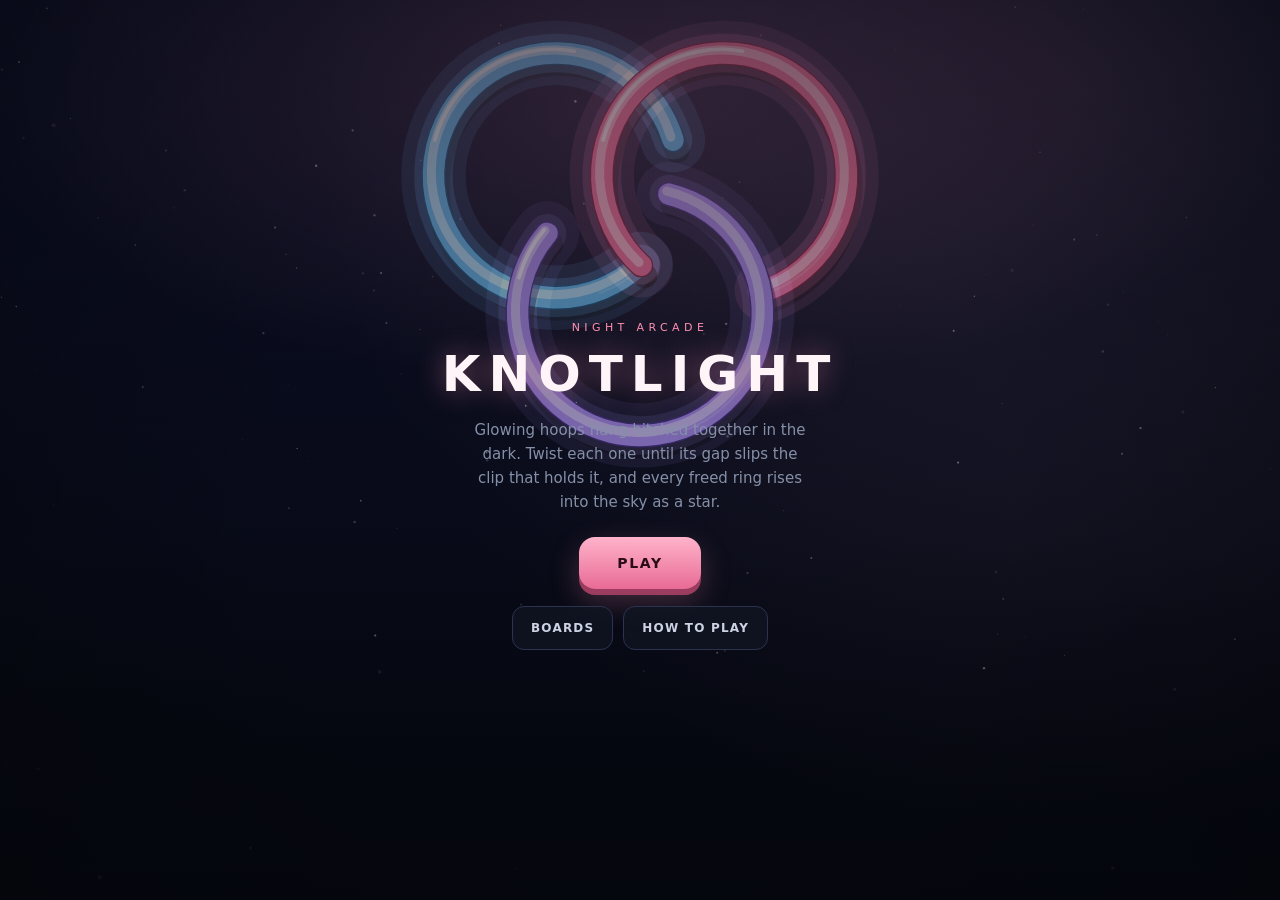
<file: games/knotlight/index.html>
<!doctype html>
<html lang="en">
<head>
<meta charset="utf-8">
<meta name="viewport" content="width=device-width,initial-scale=1,minimum-scale=1,maximum-scale=1,user-scalable=no,viewport-fit=cover">
<meta name="theme-color" content="#070a14">
<meta name="color-scheme" content="dark">
<meta name="description" content="Twist glowing rings until their gaps slip every clip, and send each freed hoop up into the night as a star.">
<meta name="mobile-web-app-capable" content="yes">
<meta name="apple-mobile-web-app-capable" content="yes">
<meta name="apple-mobile-web-app-status-bar-style" content="black-translucent">
<meta name="apple-mobile-web-app-title" content="Knotlight">
<meta name="format-detection" content="telephone=no">
<meta property="og:title" content="Knotlight · Night Arcade">
<meta property="og:description" content="Twist glowing rings until their gaps slip every clip, and send each freed hoop up into the night as a star.">
<meta property="og:image" content="https://rphansen91.github.io/night-arcade/games/knotlight/screenshots/cover.png">
<title>Knotlight</title>
<link rel="manifest" href="manifest.webmanifest">
<link rel="icon" type="image/png" href="icons/favicon-32.png">
<link rel="apple-touch-icon" href="icons/apple-touch-icon.png">
<style>
:root{--bg:#070a14;--ink:#e8ecf6;--dim:#8590a8;--line:rgba(255,143,177,.16);--accent:#ff8fb1;--gold:#ffd27a}
*{box-sizing:border-box;-webkit-tap-highlight-color:transparent}
html,body{margin:0;width:100%;height:100%;height:100dvh;background:var(--bg);overflow:hidden;color:var(--ink);
  font-family:system-ui,-apple-system,"Segoe UI",Roboto,sans-serif;-webkit-user-select:none;user-select:none;touch-action:none;
  -webkit-touch-callout:none;-webkit-text-size-adjust:100%;overscroll-behavior:none}
body{position:fixed;inset:0}
canvas#c{display:block;position:fixed;inset:0;z-index:1;touch-action:none;width:100%;height:100%}
.ov{position:fixed;inset:0;z-index:20;display:flex;flex-direction:column;align-items:center;justify-content:center;text-align:center;overflow-y:auto;
  padding:calc(24px + env(safe-area-inset-top,0px)) calc(22px + env(safe-area-inset-right,0px)) calc(24px + env(safe-area-inset-bottom,0px)) calc(22px + env(safe-area-inset-left,0px));
  background:rgba(5,7,14,.9);transition:opacity .35s ease;touch-action:pan-y}
#title{justify-content:flex-start}
#title .eyebrow{margin-top:max(33vh,240px)}
#title{background:radial-gradient(90% 55% at 50% 10%,rgba(255,143,177,.13),transparent 60%),linear-gradient(180deg,rgba(5,7,14,.55),rgba(5,7,14,.25) 60%,rgba(5,7,14,.7))}
.ov.soft{background:rgba(5,7,14,.66);backdrop-filter:blur(5px);-webkit-backdrop-filter:blur(5px)}
.ov.hidden{opacity:0;pointer-events:none}
.eyebrow{font-size:11px;letter-spacing:.4em;text-transform:uppercase;color:var(--accent);margin:0 0 1em}
h1{font-weight:800;letter-spacing:.16em;font-size:clamp(32px,10vw,50px);margin:0 0 .3em;color:#fff4f8;text-shadow:0 0 28px rgba(255,143,177,.45)}
h2{font-weight:750;letter-spacing:.08em;font-size:clamp(22px,6.5vw,32px);margin:0 0 .35em;color:#fff4f8}
.lede{max-width:23em;color:var(--dim);line-height:1.6;font-size:15px;margin:0 0 1.5em}
.btn{font:inherit;font-weight:750;background:linear-gradient(180deg,#ffb3cb,#e86b95);color:#2a0c18;border:none;padding:15px 38px;letter-spacing:.12em;
  min-height:52px;font-size:14px;text-transform:uppercase;cursor:pointer;border-radius:16px;touch-action:manipulation;
  box-shadow:0 6px 0 #9c3d60,0 12px 30px rgba(255,143,177,.25);transition:transform .08s,box-shadow .08s}
.btn:active{transform:translateY(4px);box-shadow:0 2px 0 #9c3d60,0 6px 16px rgba(255,143,177,.2)}
.ghost{font:inherit;background:rgba(16,20,34,.85);color:#cdd3e4;border:1px solid #2c3350;padding:11px 18px;letter-spacing:.1em;font-size:12px;
  text-transform:uppercase;border-radius:12px;min-height:44px;cursor:pointer;touch-action:manipulation;font-weight:650}
.ghost:active{transform:scale(.97)}
.row{display:flex;gap:10px;flex-wrap:wrap;justify-content:center;margin-top:1.1em}
.howlist{max-width:22em;text-align:left;color:#bcc4d8;font-size:14px;line-height:1.55;margin:0 0 1.4em;padding:0;list-style:none}
.howlist li{margin:0 0 .75em}
.howlist b{color:#fff0f5}
.lvl-grid{display:grid;grid-template-columns:repeat(4,1fr);gap:8px;width:min(360px,92vw);margin:0 auto 1.2em}
.lvl-grid button{aspect-ratio:1;border-radius:14px;border:1px solid #2c3350;background:#11152a;color:#cdd3e4;font:800 15px/1 system-ui;cursor:pointer;
  touch-action:manipulation;display:flex;flex-direction:column;align-items:center;justify-content:center;gap:4px;padding:4px}
.lvl-grid button small{font-size:9px;color:var(--gold);font-weight:700;min-height:9px;letter-spacing:1px}
.lvl-grid button.done{border-color:rgba(255,143,177,.42)}
.lvl-grid button.cur{border-color:var(--accent);box-shadow:0 0 18px rgba(255,143,177,.3)}
.lvl-grid button:disabled{opacity:.28}
#hud{position:fixed;left:0;right:0;top:0;z-index:5;display:none;pointer-events:none;align-items:center;justify-content:space-between;gap:6px;
  padding:calc(10px + env(safe-area-inset-top,0px)) calc(10px + env(safe-area-inset-right,0px)) 0 calc(10px + env(safe-area-inset-left,0px))}
body[data-mode=play] #hud,body[data-mode=play] #dock{display:flex}
.pill{pointer-events:auto;background:rgba(9,12,24,.8);border:1px solid var(--line);border-radius:999px;padding:0 12px;height:36px;
  display:inline-flex;align-items:center;gap:6px;font:700 12px/1 system-ui;color:#dfe4f2;letter-spacing:.03em;white-space:nowrap}
.pill .dim{color:var(--dim);font-weight:600}
#hudL{display:flex;gap:6px;min-width:0;overflow:hidden}
#lvPill{min-width:0}
#lvName{overflow:hidden;text-overflow:ellipsis;max-width:38vw}
#bPause{width:36px;padding:0;justify-content:center;font-size:16px;cursor:pointer;color:#dfe4f2}
#dock{position:fixed;left:0;right:0;bottom:0;z-index:5;display:none;justify-content:center;gap:8px;pointer-events:none;
  padding:0 calc(10px + env(safe-area-inset-right,0px)) calc(12px + env(safe-area-inset-bottom,0px)) calc(10px + env(safe-area-inset-left,0px))}
#dock button{pointer-events:auto;min-width:74px;min-height:52px;border-radius:14px;border:1px solid #2c3350;background:rgba(12,15,30,.88);
  color:#cdd3e4;font:750 11px/1.1 system-ui;letter-spacing:.06em;text-transform:uppercase;cursor:pointer;touch-action:manipulation;padding:8px 10px}
#dock button:active{transform:scale(.96)}
#dock button:disabled{opacity:.32}
#dock button.on{border-color:var(--accent);color:#fff;box-shadow:0 0 16px rgba(255,143,177,.35)}
#dock button .sub{display:block;font-size:9px;color:var(--dim);margin-top:4px;font-weight:650;letter-spacing:.02em;text-transform:none}
#toast{position:fixed;left:50%;bottom:calc(80px + env(safe-area-inset-bottom,0px));transform:translateX(-50%) translateY(6px);z-index:30;
  background:rgba(12,15,30,.92);border:1px solid var(--line);color:#e6eaf4;padding:10px 16px;border-radius:12px;font:600 13px/1.35 system-ui;
  width:max-content;max-width:min(320px,88vw);text-align:center;opacity:0;pointer-events:none;transition:opacity .25s,transform .25s}
#toast.show{opacity:1;transform:translateX(-50%) translateY(0)}
.toggle{display:flex;align-items:center;justify-content:space-between;gap:16px;width:min(280px,86vw);margin:0 auto .7em;color:#cdd3e4;font-size:14px}
.toggle button{min-width:64px;min-height:40px}
.stars-big{font-size:30px;color:var(--gold);letter-spacing:6px;margin:.1em 0 .5em;text-shadow:0 0 18px rgba(255,210,122,.45)}
.stat{color:var(--dim);font-size:14px;margin:0 0 .4em}
#arcadeBack{position:fixed;left:calc(10px + env(safe-area-inset-left,0px));top:calc(10px + env(safe-area-inset-top,0px));z-index:100;height:36px;min-width:36px;
  display:inline-flex;align-items:center;justify-content:center;padding:0 12px;border-radius:999px;background:rgba(8,10,20,.82);color:#ffd0df;
  border:1px solid rgba(255,143,177,.42);font:600 12px/1 system-ui,-apple-system,sans-serif;letter-spacing:.04em;text-decoration:none;
  -webkit-backdrop-filter:blur(6px);backdrop-filter:blur(6px)}
body[data-mode=play] #arcadeBack{padding:0;width:36px;font-size:16px}
body[data-mode=play] #arcadeBack .lbl{display:none}
html.arcade #hud{padding-left:calc(54px + env(safe-area-inset-left,0px))}
html.cover #hud,html.cover #dock,html.cover #toast,html.cover #arcadeBack{display:none!important}
</style>
</head>
<body data-mode="title">
<canvas id="c"></canvas>

<div id="hud">
  <div id="hudL"><span class="pill" id="lvPill"><span class="dim" id="lvNum">1</span><span id="lvName">First Light</span></span></div>
  <div style="display:flex;gap:6px;flex:none"><span class="pill" id="movePill"><span id="mvCount">0</span><span class="dim">/ par <span id="mvPar">1</span></span></span>
  <button class="pill" id="bPause" aria-label="Menu">⋯</button></div>
</div>
<div id="dock">
  <button id="bUndo">Undo<span class="sub">step back</span></button>
  <button id="bHint">Hint<span class="sub">show a move</span></button>
  <button id="bSnip">Snip<span class="sub" id="snipSub">1 per board</span></button>
  <button id="bRestart">Reset<span class="sub">start over</span></button>
</div>
<div id="toast"></div>

<section class="ov" id="title">
  <p class="eyebrow">Night Arcade</p>
  <h1>KNOTLIGHT</h1>
  <p class="lede">Glowing hoops hang hitched together in the dark. Twist each one until its gap slips the clip that holds it, and every freed ring rises into the sky as a star.</p>
  <button class="btn" id="bPlay">Play</button>
  <div class="row"><button class="ghost" id="bLevels">Boards</button><button class="ghost" id="bHow">How to play</button></div>
</section>

<section class="ov hidden" id="how">
  <h2>How to play</h2>
  <ul class="howlist">
    <li><b>Drag a ring round</b> to turn it. Its opening travels with it.</li>
    <li><b>Clips</b> are the little sleeves where two pieces meet. A clip is the colour of the piece it belongs to, and it hooks the other piece. Turn the hooked ring until its <b>gap reaches the clip</b> and the clip slips off.</li>
    <li>A piece that still <b>owns a clip is pinned</b> and won't budge. Free the ring it hooks first.</li>
    <li>A piece with no clips left <b>flies up</b> and becomes a star. Clear the board.</li>
    <li><b>Brass studs</b> can't pass a clip or an iron peg, so turn the other way. <b>Closed rings</b> have no gap, so unhook everything around them. <b>Bars</b> slide off along their arrows once they're free.</li>
    <li><b>Embers</b> burn down one per move. Free that ring before it hits zero.</li>
    <li><b>Hint</b> shows a good move. <b>Snip</b> cuts any one clip, once per board. Undo is unlimited.</li>
  </ul>
  <button class="btn" id="bHowOk">Got it</button>
</section>

<section class="ov hidden" id="levels">
  <h2>Boards</h2>
  <p class="lede" style="margin-bottom:1em">Every board can be cleared without Snip or Hint.</p>
  <div class="lvl-grid" id="lvlGrid"></div>
  <button class="ghost" id="bLevelsBack">Back</button>
</section>

<section class="ov soft hidden" id="win">
  <p class="eyebrow" id="winEyebrow">Board clear</p>
  <h2 id="winTitle">Unknotted</h2>
  <div class="stars-big" id="winStars">★★★</div>
  <p class="stat" id="winStat"></p>
  <div class="row"><button class="btn" id="bNext">Next board</button></div>
  <div class="row"><button class="ghost" id="bWinRetry">Replay</button><button class="ghost" id="bWinLevels">Boards</button></div>
</section>

<section class="ov soft hidden" id="fail">
  <p class="eyebrow" id="failEyebrow">The ember burned out</p>
  <h2 id="failTitle">Too slow for the spark</h2>
  <p class="lede" id="failText">Free the ember's ring before its count reaches zero.</p>
  <div class="row"><button class="btn" id="bFailUndo">Undo move</button></div>
  <div class="row"><button class="ghost" id="bFailRetry">Restart</button><button class="ghost" id="bFailLevels">Boards</button></div>
</section>

<section class="ov soft hidden" id="pause">
  <h2>Paused</h2>
  <div class="toggle"><span>Sound</span><button class="ghost" id="tSound">On</button></div>
  <div class="toggle"><span>Haptics</span><button class="ghost" id="tHaptic">On</button></div>
  <div class="row"><button class="btn" id="bResume">Resume</button></div>
  <div class="row"><button class="ghost" id="bPauseHow">How to play</button><button class="ghost" id="bPauseLevels">Boards</button></div>
</section>

<script src="logic.js"></script>
<script src="levels.js"></script>
<script src="game.js"></script>
</body>
</html>
</file>
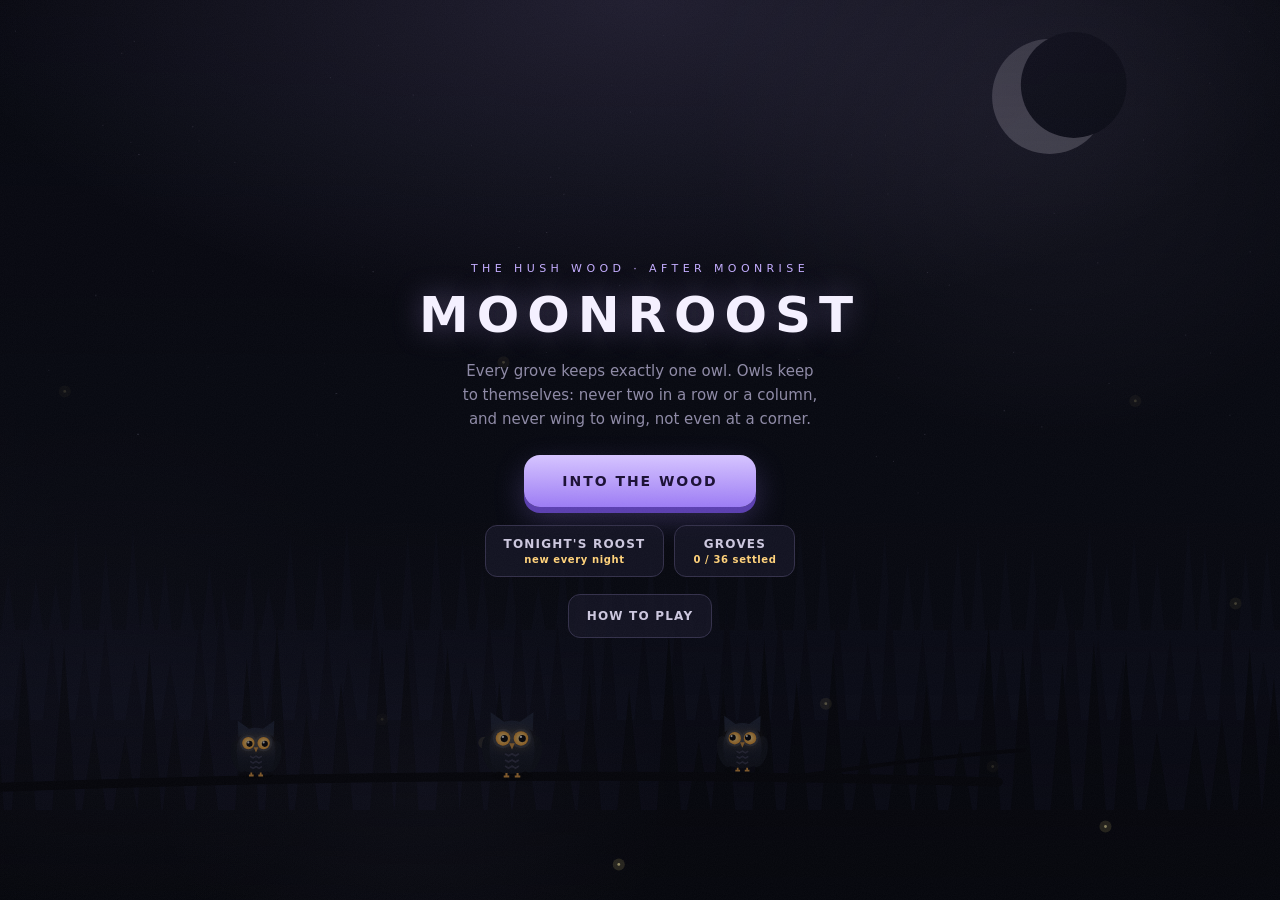
<file: games/moonroost/index.html>
<!doctype html>
<html lang="en">
<head>
<meta charset="utf-8">
<meta name="viewport" content="width=device-width,initial-scale=1,minimum-scale=1,maximum-scale=1,user-scalable=no,viewport-fit=cover">
<meta name="theme-color" content="#090b14">
<meta name="color-scheme" content="dark">
<meta name="description" content="Settle one owl in every moonlit grove. No two share a row or column, and none may touch, not even at a corner.">
<meta name="mobile-web-app-capable" content="yes">
<meta name="apple-mobile-web-app-capable" content="yes">
<meta name="apple-mobile-web-app-status-bar-style" content="black-translucent">
<meta name="apple-mobile-web-app-title" content="Moonroost">
<meta name="format-detection" content="telephone=no">
<title>Moonroost</title>
<link rel="icon" type="image/png" href="icons/icon-192.png">
<link rel="apple-touch-icon" href="icons/apple-touch-icon.png">
<style>
:root{--bg:#090b14;--ink:#e6e3f0;--dim:#8e8aa6;--muted:#4d4a66;--line:rgba(200,190,240,.14);--moon:#c4adff;--gold:#ffd27a;--red:#ff6b7a}
*{box-sizing:border-box;-webkit-tap-highlight-color:transparent}
html,body{margin:0;width:100%;height:100%;height:100dvh;background:var(--bg);overflow:hidden;color:var(--ink);
  font-family:system-ui,-apple-system,"Segoe UI",Roboto,sans-serif;-webkit-user-select:none;user-select:none;touch-action:none;
  -webkit-touch-callout:none;-webkit-text-size-adjust:100%;overscroll-behavior:none}
body{position:fixed;inset:0}
body::after{content:'';position:fixed;inset:-40px;pointer-events:none;z-index:60;opacity:.055;
  background-image:url("data:image/svg+xml;utf8,<svg xmlns='http://www.w3.org/2000/svg' width='160' height='160'><filter id='n'><feTurbulence type='fractalNoise' baseFrequency='0.9' numOctaves='2' stitchTiles='stitch'/><feColorMatrix values='0 0 0 0 1  0 0 0 0 1  0 0 0 0 1  0 0 0 0.55 0'/></filter><rect width='100%' height='100%' filter='url(%23n)'/></svg>");
  animation:grain .5s steps(2) infinite}
@keyframes grain{0%{transform:translate(0,0)}50%{transform:translate(-14px,9px)}100%{transform:translate(0,0)}}
canvas#c{display:block;position:fixed;inset:0;z-index:1;touch-action:none}
.ov{position:fixed;inset:0;z-index:20;display:flex;flex-direction:column;align-items:center;justify-content:center;text-align:center;overflow-y:auto;
  padding:calc(24px + env(safe-area-inset-top,0px)) calc(22px + env(safe-area-inset-right,0px)) calc(24px + env(safe-area-inset-bottom,0px)) calc(22px + env(safe-area-inset-left,0px));
  background:radial-gradient(90% 60% at 50% 0%,rgba(196,173,255,.13),transparent 60%),rgba(6,7,13,.93);transition:opacity .4s ease;touch-action:pan-y}
#title{background:radial-gradient(90% 60% at 50% 0%,rgba(196,173,255,.13),transparent 60%),linear-gradient(180deg,rgba(6,7,13,.82),rgba(6,7,13,.6) 70%,rgba(6,7,13,.2))}
.ov.soft{background:rgba(6,7,13,.72);backdrop-filter:blur(4px);-webkit-backdrop-filter:blur(4px)}
.ov.hidden{opacity:0;pointer-events:none}
.eyebrow{font-size:11px;letter-spacing:.4em;text-transform:uppercase;color:var(--moon);margin:0 0 1em}
h1{font-weight:800;letter-spacing:.16em;font-size:clamp(32px,10vw,50px);margin:0 0 .3em;color:#f4f0ff;text-shadow:0 0 30px rgba(196,173,255,.35)}
h2{font-weight:700;letter-spacing:.1em;font-size:clamp(24px,7vw,34px);margin:0 0 .35em;color:#f4f0ff}
.lede{max-width:24em;color:var(--dim);line-height:1.6;font-size:15px;margin:0 0 1.6em}
.btn{font:inherit;font-weight:700;background:linear-gradient(180deg,#d6c4ff,#9c7cf4);color:#1b1035;border:none;padding:15px 38px;letter-spacing:.14em;
  min-height:52px;font-size:14px;text-transform:uppercase;cursor:pointer;border-radius:16px;touch-action:manipulation;
  box-shadow:0 6px 0 #5b3fb0,0 12px 30px rgba(160,130,255,.25);transition:transform .08s,box-shadow .08s}
.btn:active{transform:translateY(4px);box-shadow:0 2px 0 #5b3fb0,0 6px 16px rgba(160,130,255,.2)}
.ghost{font:inherit;background:rgba(22,22,38,.8);color:#ccc7de;border:1px solid #33304a;padding:11px 18px;letter-spacing:.1em;font-size:12px;
  text-transform:uppercase;border-radius:12px;min-height:44px;cursor:pointer;touch-action:manipulation;font-weight:600}
.ghost:active{transform:scale(.97)}
.ghost small{display:block;font-size:10px;letter-spacing:.06em;color:var(--gold);margin-top:3px;text-transform:none}
.row{display:flex;gap:10px;flex-wrap:wrap;justify-content:center;margin-top:1.1em}
.howlist{max-width:22em;text-align:left;color:#bdb8d0;font-size:14px;line-height:1.55;margin:0 0 1.4em;padding:0;list-style:none}
.howlist li{display:flex;gap:12px;align-items:flex-start;margin:0 0 .85em}
.howlist svg{flex:0 0 30px;width:30px;height:30px;margin-top:1px}
.howlist b{color:#ece7ff}
.lvl-grid{display:grid;grid-template-columns:repeat(6,1fr);gap:8px;width:min(340px,90vw);margin:0 auto 1.2em}
.lvl-grid button{aspect-ratio:1;border-radius:12px;border:1px solid #33304a;background:#14131f;color:#cfc9e2;font:800 15px/1 system-ui;cursor:pointer;
  touch-action:manipulation;display:flex;flex-direction:column;align-items:center;justify-content:center;gap:3px;padding:0}
.lvl-grid button small{font-size:8px;letter-spacing:.03em;color:var(--dim);font-weight:700;min-height:8px}
.lvl-grid button.done small{color:var(--gold)}
.lvl-grid button.flaw{border-color:rgba(255,210,122,.55)}
.lvl-grid button.cur{border-color:var(--moon);box-shadow:0 0 18px rgba(196,173,255,.25)}
.lvl-grid button:disabled{opacity:.28}
#hud{position:fixed;left:0;right:0;top:0;z-index:5;display:none;pointer-events:none;align-items:center;justify-content:center;gap:8px;
  padding:calc(10px + env(safe-area-inset-top,0px)) calc(10px + env(safe-area-inset-right,0px)) 0 calc(10px + env(safe-area-inset-left,0px))}
body[data-mode=play] #hud{display:flex}
html.cover #hud,html.cover #dock,html.cover #toast,html.cover #hintbar,html.cover body::after{display:none!important}
.pill{pointer-events:auto;background:rgba(14,13,24,.82);border:1px solid var(--line);border-radius:999px;padding:0 13px;height:38px;font-size:13px;font-weight:700;
  letter-spacing:.05em;color:#d6d0ea;display:inline-flex;align-items:center;gap:6px;white-space:nowrap;backdrop-filter:blur(8px);-webkit-backdrop-filter:blur(8px)}
body.from-arcade .pill{padding:0 10px;gap:5px}
#timer{min-width:64px;justify-content:center;font-variant-numeric:tabular-nums;font-size:15px;color:#e8dcff}
#moons svg{width:17px;height:17px;transition:transform .3s,opacity .3s,filter .3s}
#moons svg.lost{opacity:.22;transform:scale(.75) rotate(-25deg);filter:grayscale(1)}
#moons svg.crack{animation:crack .6s ease}
@keyframes crack{0%{transform:scale(1)}20%{transform:scale(1.5) rotate(12deg)}45%{transform:scale(.8) rotate(-18deg)}100%{transform:scale(.75) rotate(-25deg)}}
#hudMenu{width:38px;padding:0;justify-content:center;cursor:pointer}
#dock{position:fixed;left:0;right:0;bottom:0;z-index:5;display:none;justify-content:center;gap:12px;
  padding:0 calc(12px + env(safe-area-inset-right,0px)) calc(12px + env(safe-area-inset-bottom,0px)) calc(12px + env(safe-area-inset-left,0px))}
body[data-mode=play] #dock{display:flex}
.tool{position:relative;width:70px;height:58px;border-radius:16px;border:1px solid #33304a;background:rgba(18,17,30,.9);color:#d4cee6;
  font:700 9px/1 system-ui;letter-spacing:.08em;text-transform:uppercase;display:flex;flex-direction:column;align-items:center;justify-content:center;gap:5px;
  cursor:pointer;touch-action:manipulation;box-shadow:0 4px 0 #0b0a14}
.tool:active{transform:translateY(3px);box-shadow:0 1px 0 #0b0a14}
.tool svg{width:22px;height:22px;stroke:currentColor;fill:none;stroke-width:2;stroke-linecap:round;stroke-linejoin:round}
.tool.off{opacity:.35}
/* Listen charges ("songs") */
.tool .chg{position:absolute;top:-8px;right:-8px;min-width:21px;height:21px;padding:0 6px;border-radius:999px;background:linear-gradient(180deg,#ffe6aa,#efb453);color:#2a1a05;
  font:800 11px/21px system-ui,-apple-system,sans-serif;letter-spacing:0;text-align:center;box-shadow:0 0 0 2px #090b14,0 0 14px rgba(255,210,122,.45);font-variant-numeric:tabular-nums}
.tool.empty{color:#7d7894;border-style:dashed}
.tool.empty svg{opacity:.45}
.tool.empty .chg{background:#24223a;color:#8e8aa6;box-shadow:0 0 0 2px #090b14}
.chg.pop{animation:chgPop .55s cubic-bezier(.2,1.6,.4,1)}
@keyframes chgPop{0%{transform:scale(1)}35%{transform:scale(1.55)}100%{transform:scale(1)}}
.song{position:relative;display:inline-flex;align-items:center;gap:11px;margin:.1em 0 1.15em;padding:9px 16px 9px 10px;border-radius:15px;border:1px solid rgba(196,173,255,.45);
  background:linear-gradient(180deg,rgba(40,32,70,.85),rgba(22,18,40,.85));color:#e9e4f6;font-size:13px;letter-spacing:.03em;text-align:left;line-height:1.35}
.song.hidden{display:none}
.song .ear{position:relative;flex:0 0 40px;width:40px;height:36px;border-radius:11px;border:1px solid #33304a;background:rgba(18,17,30,.95);display:flex;align-items:center;justify-content:center}
.song .ear svg{width:20px;height:20px;stroke:#d4cee6;fill:none;stroke-width:2;stroke-linecap:round;stroke-linejoin:round}
.song .ear .chg{position:absolute;top:-8px;right:-9px;min-width:20px;height:20px;padding:0 5px;border-radius:999px;background:linear-gradient(180deg,#ffe6aa,#efb453);color:#2a1a05;
  font:800 11px/20px system-ui,-apple-system,sans-serif;text-align:center;box-shadow:0 0 0 2px #0d0c18,0 0 14px rgba(255,210,122,.45)}
.song b{color:var(--gold)}
.song small{display:block;color:var(--dim);font-size:11px;letter-spacing:.02em;margin-top:2px}
.song.new{border-color:rgba(255,210,122,.6);box-shadow:0 0 28px rgba(255,210,122,.16);animation:songIn .8s cubic-bezier(.2,1.4,.4,1) .3s both}
@keyframes songIn{0%{opacity:0;transform:translateY(10px) scale(.92)}100%{opacity:1;transform:none}}
.song .rise{position:absolute;left:22px;top:-4px;color:var(--gold);font-weight:800;font-size:15px;pointer-events:none;opacity:0;text-shadow:0 0 12px rgba(255,210,122,.6)}
.song.new .rise{animation:rise 1.5s ease-out .75s both}
@keyframes rise{0%{opacity:0;transform:translateY(6px)}20%{opacity:1}100%{opacity:0;transform:translateY(-34px)}}
#toast{position:fixed;left:50%;bottom:calc(88px + env(safe-area-inset-bottom,0px));transform:translate(-50%,20px);z-index:6;width:max-content;max-width:min(340px,90vw);
  background:rgba(16,14,28,.95);border:1px solid rgba(196,173,255,.42);border-radius:14px;padding:11px 15px;font-size:13px;line-height:1.45;color:#e9e4f6;
  text-align:center;opacity:0;transition:opacity .35s,transform .35s;pointer-events:none}
#toast.on{opacity:1;transform:translate(-50%,0)}
#toast b{color:var(--gold)}
/* Listen explanation bar: sits between the board and the dock, never over the board */
#hintbar{position:fixed;left:50%;top:0;transform:translate(-50%,8px);z-index:6;width:min(376px,calc(100vw - 12px));
  background:rgba(16,14,28,.96);border:1px solid rgba(255,210,122,.42);border-radius:14px;padding:8px 9px 8px 31px;font-size:13px;line-height:1.36;letter-spacing:-.005em;color:#ece7f6;
  text-align:left;opacity:0;transition:opacity .3s,transform .3s;pointer-events:none;box-shadow:0 8px 24px rgba(0,0,0,.4)}
#hintbar.on{opacity:1;transform:translate(-50%,0)}
#hintbar::before{content:'';position:absolute;left:8px;top:50%;width:18px;height:18px;margin-top:-9px;opacity:.9;
  background:url("data:image/svg+xml;utf8,<svg xmlns='http://www.w3.org/2000/svg' viewBox='0 0 24 24' fill='none' stroke='%23ffd27a' stroke-width='2' stroke-linecap='round' stroke-linejoin='round'><path d='M6 15a6 6 0 1 1 10.5 4c-1 1-1.5 2-1.5 3'/><path d='M9.5 12a2.5 2.5 0 1 1 4 2'/><path d='M19 3c1.5 1.5 2.3 3.4 2.3 5.5M17 5.5c.8.8 1.2 1.8 1.2 2.9'/></svg>") center/contain no-repeat}
#hintbar b{color:var(--gold)}
#hintbar b.gv{font-weight:800}
.stat{color:var(--dim);letter-spacing:.06em;font-size:14px;margin:0 0 .5em;line-height:1.6}
.stat b{color:#ece7ff;font-variant-numeric:tabular-nums}
.badge{display:inline-block;margin:.2em 0 1em;padding:6px 12px;border-radius:999px;border:1px solid rgba(255,210,122,.5);color:var(--gold);font-size:12px;letter-spacing:.12em;text-transform:uppercase;font-weight:700}
.badge.hidden{display:none}
.toggles{display:flex;flex-direction:column;gap:8px;width:min(280px,84vw);margin-top:1.1em}
.toggles button{display:flex;justify-content:space-between;align-items:center}
.toggles button span{color:var(--gold)}
</style>
</head>
<body data-mode="title">
<canvas id="c"></canvas>

<div id="hud">
  <div class="pill" id="hudLevel"><span id="hudLv">GROVE 1</span></div>
  <div class="pill" id="moons" aria-label="Moons left"></div>
  <div class="pill" id="timer">0:00</div>
  <button class="pill" id="hudMenu" type="button" aria-label="Pause">
    <svg width="16" height="16" viewBox="0 0 24 24" fill="none" stroke="currentColor" stroke-width="2.4" stroke-linecap="round"><path d="M8 5v14M16 5v14"/></svg>
  </button>
</div>
<div id="dock">
  <button class="tool" id="tUndo" type="button" aria-label="Undo last cross"><svg viewBox="0 0 24 24"><path d="M9 14 4 9l5-5"/><path d="M4 9h10a6 6 0 0 1 0 12h-3"/></svg>Undo</button>
  <button class="tool" id="tHint" type="button" aria-label="Listen for a hint"><svg viewBox="0 0 24 24"><path d="M6 15a6 6 0 1 1 10.5 4c-1 1-1.5 2-1.5 3"/><path d="M9.5 12a2.5 2.5 0 1 1 4 2"/><path d="M19 3c1.5 1.5 2.3 3.4 2.3 5.5M17 5.5c.8.8 1.2 1.8 1.2 2.9"/></svg>Listen<span class="chg" id="hintN">3</span></button>
  <button class="tool" id="tRestart" type="button" aria-label="Clear the grove"><svg viewBox="0 0 24 24"><path d="M3 12a9 9 0 1 0 3-6.7"/><path d="M3 4v5h5"/></svg>Clear</button>
</div>
<div id="toast"></div>
<div id="hintbar" role="status" aria-live="polite"></div>

<div id="title" class="ov">
  <div class="eyebrow">The Hush Wood · after moonrise</div>
  <h1>MOONROOST</h1>
  <p class="lede">Every grove keeps exactly one owl. Owls keep to themselves: never two in a row or a column, and never wing to wing, not even at a corner.</p>
  <button class="btn" id="bPlay" type="button">Into the wood</button>
  <div class="row">
    <button class="ghost" id="bDaily" type="button">Tonight's roost<small id="dailySub">new every night</small></button>
    <button class="ghost" id="bLevels" type="button">Groves<small id="lvSub">36 + deep wood</small></button>
  </div>
  <div class="row"><button class="ghost" id="bHow" type="button">How to play</button></div>
</div>

<div id="how" class="ov hidden">
  <div class="eyebrow">Roosting rules</div>
  <h2>One owl per grove</h2>
  <ul class="howlist">
    <li><svg viewBox="0 0 30 30"><rect x="2" y="2" width="26" height="26" rx="5" fill="#4f8a64"/><rect x="2" y="2" width="13" height="13" rx="3" fill="#7a5a9e"/><circle cx="21" cy="20" r="5" fill="#141822"/><circle cx="19.3" cy="19" r="1.6" fill="#ffd27a"/><circle cx="22.7" cy="19" r="1.6" fill="#ffd27a"/></svg><span>Each colored <b>grove</b> needs <b>exactly one owl</b>.</span></li>
    <li><svg viewBox="0 0 30 30"><rect x="2" y="11" width="26" height="8" rx="3" fill="#3d6b8f"/><rect x="11" y="2" width="8" height="26" rx="3" fill="#3d6b8f" opacity=".7"/><circle cx="15" cy="15" r="4" fill="#141822"/></svg><span>Every <b>row</b> and every <b>column</b> holds exactly one owl.</span></li>
    <li><svg viewBox="0 0 30 30"><rect x="2" y="2" width="26" height="26" rx="5" fill="#a35a74" opacity=".55"/><circle cx="15" cy="15" r="4.5" fill="#141822"/><path d="M5 5l4 4M25 5l-4 4M5 25l4-4M25 25l-4-4" stroke="#e8e2d0" stroke-width="2" stroke-linecap="round"/></svg><span>Owls <b>never touch</b>, not side by side and not at a corner.</span></li>
    <li><svg viewBox="0 0 30 30"><rect x="2" y="2" width="26" height="26" rx="5" fill="#26243a"/><path d="M10 10l10 10M20 10L10 20" stroke="#e8e2d0" stroke-width="2.4" stroke-linecap="round"/></svg><span><b>Tap</b> a branch to cross it out, or <b>drag</b> to cross out a whole line. Tap a cross to clear it.</span></li>
    <li><svg viewBox="0 0 30 30"><rect x="2" y="2" width="26" height="26" rx="5" fill="#26243a"/><circle cx="15" cy="16" r="7" fill="#141822"/><circle cx="12.4" cy="14.5" r="2.4" fill="#ffd27a"/><circle cx="17.6" cy="14.5" r="2.4" fill="#ffd27a"/></svg><span><b>Double-tap</b> to land an owl. A wrong perch costs a <b>moon</b>, and you have three per grove. Every grove can be solved by logic alone, never by guessing.</span></li>
    <li><svg viewBox="0 0 30 30"><rect x="2" y="2" width="26" height="26" rx="6" fill="#16152a" stroke="#4d4a66"/><path d="M9 18a6 6 0 1 1 10.5 4" stroke="#d4cee6" stroke-width="2" fill="none" stroke-linecap="round"/><circle cx="23" cy="7" r="5" fill="#ffd27a"/><text x="23" y="9.6" font-size="7" font-weight="800" text-anchor="middle" fill="#2a1a05" font-family="system-ui">3</text></svg><span><b>Listen</b> reveals the next logical step and spends one <b>song</b>. You start with <b>3</b> and can hold up to <b>9</b>. Settle a grove <b>flawlessly</b> (no lost moons, no hints) to learn a new song: <b>+1 Listen</b>, once per grove.</span></li>
  </ul>
  <button class="btn" id="bHowOk" type="button">Got it</button>
</div>

<div id="levels" class="ov hidden">
  <div class="eyebrow">The Hush Wood</div>
  <h2>Groves</h2>
  <p class="stat" id="lvStat"></p>
  <div class="lvl-grid" id="lvGrid"></div>
  <div class="row"><button class="ghost" id="bLvBack" type="button">Back</button></div>
</div>

<div id="pause" class="ov soft hidden">
  <div class="eyebrow" id="pauseEye">Paused</div>
  <h2>Hush</h2>
  <button class="btn" id="bResume" type="button">Resume</button>
  <div class="toggles">
    <button class="ghost" id="bSound" type="button">Sound <span id="sSound">On</span></button>
    <button class="ghost" id="bAuto" type="button">Auto-cross around owls <span id="sAuto">On</span></button>
  </div>
  <div class="row">
    <button class="ghost" id="bPRestart" type="button">Clear grove</button>
    <button class="ghost" id="bPHow" type="button">Rules</button>
    <button class="ghost" id="bPMenu" type="button">Groves</button>
  </div>
</div>

<div id="win" class="ov soft hidden">
  <div class="eyebrow" id="winEye">Grove settled</div>
  <h2 id="winTitle">All owls roosting</h2>
  <p class="stat">Time <b id="winTime">0:00</b> · Best <b id="winBest">0:00</b><br>Moons kept <b id="winMoons">3</b> · Hints <b id="winHints">0</b></p>
  <div class="badge hidden" id="winFlaw">✦ Silent wings · flawless</div>
  <div class="song hidden" id="winSong"><span class="ear"><svg viewBox="0 0 24 24"><path d="M6 15a6 6 0 1 1 10.5 4c-1 1-1.5 2-1.5 3"/><path d="M9.5 12a2.5 2.5 0 1 1 4 2"/><path d="M19 3c1.5 1.5 2.3 3.4 2.3 5.5M17 5.5c.8.8 1.2 1.8 1.2 2.9"/></svg><span class="chg" id="winSongN">0</span></span><span id="winSongTxt"></span><span class="rise">+1</span></div>
  <button class="btn" id="bNext" type="button">Next grove</button>
  <div class="row"><button class="ghost" id="bWinReplay" type="button">Replay</button><button class="ghost" id="bWinMenu" type="button">Groves</button></div>
</div>

<div id="fail" class="ov soft hidden">
  <div class="eyebrow">The moon has set</div>
  <h2>The roost scattered</h2>
  <p class="lede">Three owls took the wrong perch and the grove woke up. Your crosses are still where you left them.</p>
  <button class="btn" id="bRevive" type="button">One more moon</button>
  <div class="row"><button class="ghost" id="bRetry" type="button">Start over</button><button class="ghost" id="bFailMenu" type="button">Groves</button></div>
</div>

<script>
/*ROOST-LOGIC-START*/
var RL = (function () {
  'use strict';
  function rng(seed) { var a = seed >>> 0; return function () { a = (a + 0x6D2B79F5) >>> 0; var t = a; t = Math.imul(t ^ t >>> 15, t | 1); t ^= t + Math.imul(t ^ t >>> 7, t | 61); return ((t ^ t >>> 14) >>> 0) / 4294967296; }; }
  function shuffle(a, R) { for (var i = a.length - 1; i > 0; i--) { var j = Math.floor(R() * (i + 1)), t = a[i]; a[i] = a[j]; a[j] = t; } return a; }
  // ---- board model ----
  function parse(str) {
    var n = Math.round(Math.sqrt(str.length)), reg = new Array(n * n), map = {}, k = 0;
    for (var i = 0; i < n * n; i++) { var ch = str[i]; if (!(ch in map)) map[ch] = k++; reg[i] = map[ch]; }
    return { n: n, reg: reg, nreg: k };
  }
  function encode(b) { var s = ''; for (var i = 0; i < b.n * b.n; i++) s += String.fromCharCode(97 + b.reg[i]); return s; }
  function units(b) {
    var n = b.n, U = [];
    for (var r = 0; r < n; r++) { var c1 = []; for (var c = 0; c < n; c++) c1.push(r * n + c); U.push({ kind: 'row', idx: r, cells: c1 }); }
    for (var c = 0; c < n; c++) { var c2 = []; for (var r = 0; r < n; r++) c2.push(r * n + c); U.push({ kind: 'col', idx: c, cells: c2 }); }
    for (var g = 0; g < b.nreg; g++) U.push({ kind: 'reg', idx: g, cells: [] });
    for (var i = 0; i < n * n; i++) U[2 * n + b.reg[i]].cells.push(i);
    return U;
  }
  function blocks(b, a, c) { // would a cat at a forbid a cat at c?
    if (a === c) return false;
    var n = b.n, ar = (a / n) | 0, ac = a % n, cr = (c / n) | 0, cc = c % n;
    return ar === cr || ac === cc || b.reg[a] === b.reg[c] || (Math.abs(ar - cr) <= 1 && Math.abs(ac - cc) <= 1);
  }
  // ---- exact solver: count solutions up to limit ----
  function solve(b, limit) {
    limit = limit || 2; var n = b.n, sols = [], cur = new Array(n);
    function rec(r, colMask, regMask) {
      if (sols.length >= limit) return;
      if (r === n) { sols.push(cur.slice()); return; }
      for (var c = 0; c < n; c++) {
        if (colMask & (1 << c)) continue;
        var g = b.reg[r * n + c]; if (regMask & (1 << g)) continue;
        if (r > 0 && Math.abs(cur[r - 1] - c) <= 1) continue;
        cur[r] = c; rec(r + 1, colMask | (1 << c), regMask | (1 << g));
      }
    }
    rec(0, 0, 0);
    return sols.map(function (s) { return s.map(function (c, r) { return r * n + c; }); });
  }
  // ---- deduction engine (human techniques) ----
  function State(b) { this.b = b; this.n = b.n; this.cand = new Uint8Array(b.n * b.n).fill(1); this.cat = new Uint8Array(b.n * b.n); this.U = b.U || (b.U = units(b)); }
  State.prototype.clone = function () { var s = Object.create(State.prototype); s.b = this.b; s.n = this.n; s.U = this.U; s.cand = this.cand.slice(); s.cat = this.cat.slice(); return s; };
  State.prototype.place = function (c) {
    var N = this.n * this.n, out = [];
    for (var i = 0; i < N; i++) if (this.cand[i] && blocks(this.b, c, i)) { this.cand[i] = 0; out.push(i); }
    this.cand[c] = 0; this.cat[c] = 1; return out;
  };
  State.prototype.done = function (u) { for (var i = 0; i < u.cells.length; i++) if (this.cat[u.cells[i]]) return true; return false; };
  State.prototype.cands = function (u) { var o = []; for (var i = 0; i < u.cells.length; i++) if (this.cand[u.cells[i]]) o.push(u.cells[i]); return o; };
  State.prototype.solved = function () { var k = 0; for (var i = 0; i < this.cat.length; i++) k += this.cat[i]; return k === this.n; };
  function combos(arr, k, f) { var idx = []; (function rec(s, d) { if (d === k) return f(idx.map(function (i) { return arr[i]; })); for (var i = s; i < arr.length; i++) { idx[d] = i; if (rec(i + 1, d + 1) === true) return true; } })(0, 0); }
  // A step: {tech, place?:cell, elim?:[cells], focus:[unit...], why}
  function stepSingles(st) {
    var U = st.U, order = [];
    for (var i = 2 * st.n; i < U.length; i++) order.push(U[i]);
    for (var i = 0; i < 2 * st.n; i++) order.push(U[i]);
    for (var k = 0; k < order.length; k++) {
      var u = order[k]; if (st.done(u)) continue; var cs = st.cands(u);
      if (cs.length === 0) return { tech: 'dead', focus: [u] };
      if (cs.length === 1) return { tech: 'single', place: cs[0], focus: [u] };
    }
    return null;
  }
  function spanOf(st, u, kind) { // which units of kind ('row'|'col'|'reg') the candidates of u touch
    var n = st.n, set = {}, cs = st.cands(u);
    for (var i = 0; i < cs.length; i++) { var c = cs[i]; set[kind === 'row' ? (c / n) | 0 : kind === 'col' ? c % n : st.b.reg[c]] = 1; }
    return Object.keys(set).map(Number);
  }
  function unitOf(st, kind, idx) { var n = st.n; return st.U[kind === 'row' ? idx : kind === 'col' ? n + idx : 2 * n + idx]; }
  function stepConfine(st, kmin, kmax) {
    var pairs = [['reg', 'row'], ['reg', 'col'], ['row', 'reg'], ['col', 'reg'], ['row', 'col'], ['col', 'row']];
    for (var k = kmin; k <= kmax; k++) {
      for (var p = 0; p < pairs.length; p++) {
        var A = pairs[p][0], B = pairs[p][1], open = [];
        for (var i = 0; i < st.U.length; i++) { var u = st.U[i]; if (u.kind === A && !st.done(u)) open.push(u); }
        if (open.length <= k) continue;
        var found = null;
        combos(open, k, function (grp) {
          var span = {}; for (var g = 0; g < grp.length; g++) { var sp = spanOf(st, grp[g], B); for (var s = 0; s < sp.length; s++) span[sp[s]] = 1; }
          var keys = Object.keys(span).map(Number); if (keys.length !== k) return;
          var inGrp = {}; grp.forEach(function (u) { u.cells.forEach(function (c) { inGrp[c] = 1; }); });
          var elim = [];
          keys.forEach(function (bi) { st.cands(unitOf(st, B, bi)).forEach(function (c) { if (!inGrp[c]) elim.push(c); }); });
          if (elim.length) { found = { tech: 'confine' + k, elim: elim, focus: grp.slice(), into: keys.map(function (bi) { return unitOf(st, B, bi); }) }; return true; }
        });
        if (found) return found;
      }
    }
    return null;
  }
  function stepCrowd(st) { // a cat here would empty some unit
    var N = st.n * st.n;
    for (var c = 0; c < N; c++) {
      if (!st.cand[c]) continue;
      for (var i = 0; i < st.U.length; i++) {
        var u = st.U[i]; if (st.done(u) || u.cells.indexOf(c) >= 0) continue;
        var cs = st.cands(u), alive = 0;
        for (var j = 0; j < cs.length; j++) if (!blocks(st.b, c, cs[j])) { alive = 1; break; }
        if (!alive) return { tech: 'crowd', elim: [c], focus: [u], from: c };
      }
    }
    return null;
  }
  function propagateDead(st) { // singles-only propagation; true if contradiction
    for (var g = 0; g < 40; g++) {
      var s = stepSingles(st); if (!s) return false; if (s.tech === 'dead') return true; st.place(s.place);
    }
    return false;
  }
  function stepChain(st) {
    var N = st.n * st.n;
    for (var c = 0; c < N; c++) { if (!st.cand[c]) continue; var t = st.clone(); t.place(c); if (propagateDead(t)) return { tech: 'chain', elim: [c], focus: [], from: c }; }
    return null;
  }
  var TECH_COST = { single: 1, confine1: 2, crowd: 3, confine2: 4, confine3: 6, chain: 10 };
  function next(st, maxTech) {
    maxTech = maxTech || 10;
    var s = stepSingles(st); if (s) return s;
    s = stepConfine(st, 1, 1); if (s) return s;
    s = stepCrowd(st); if (s) return s;
    s = stepConfine(st, 2, 3); if (s && TECH_COST[s.tech] <= maxTech) return s;
    if (maxTech >= 10) { s = stepChain(st); if (s) return s; }
    return null;
  }
  function apply(st, s) { if (s.place !== undefined) st.place(s.place); else s.elim.forEach(function (c) { st.cand[c] = 0; }); }
  // full logical solve; returns {ok, steps, score, maxCost, counts}
  function grade(b, maxTech) {
    var st = new State(b), steps = 0, score = 0, maxCost = 0, counts = {};
    for (var g = 0; g < 400; g++) {
      if (st.solved()) return { ok: true, steps: steps, score: score, maxCost: maxCost, counts: counts };
      var s = next(st, maxTech); if (!s || s.tech === 'dead') return { ok: false, steps: steps, score: score, maxCost: maxCost, counts: counts };
      apply(st, s); steps++; var w = TECH_COST[s.tech]; score += w; if (w > maxCost) maxCost = w; counts[s.tech] = (counts[s.tech] || 0) + 1;
    }
    return { ok: false };
  }
  // ---- plain-language explanations for Listen (shared by the game and the tests) ----
  // describe(st, s, nm) -> { text, ghost:[cell], forced:[cells], shadeStrong:[cells], shade:[cells], focus:[units], into:[units], empty:[units], targets:[cells] }
  //   ghost: hypothetical (or answer) owl; forced: owls that would be forced after it; shadeStrong: squares that decide the step;
  //   shade: other squares the hypothetical owl rules out; focus/into: lines/groves that force it; empty: the line/grove left with no spot.
  // nm.reg(idx) returns the display name (html) of grove idx, e.g. a colored "blue".
  function chainTrace(st, c) { // place c, follow forced singles; report the forced owls and the line/grove that runs dry
    var t = st.clone(); t.place(c); var forced = [];
    for (var g = 0; g < 40; g++) {
      var s = stepSingles(t); if (!s) return null;
      if (s.tech === 'dead') return { forced: forced, dead: s.focus[0], t: t };
      forced.push({ cell: s.place, unit: s.focus[0] }); t.place(s.place);
    }
    return null;
  }
  function describe(st, s, nm) {
    var n = st.n, N = n * n;
    function one(u) { return u.kind === 'row' ? 'row ' + (u.idx + 1) : u.kind === 'col' ? 'column ' + (u.idx + 1) : 'the ' + nm.reg(u.idx) + ' grove'; }
    function and(a) { return a.length < 2 ? a.join('') : a.slice(0, -1).join(', ') + ' and ' + a[a.length - 1]; }
    function sorted(us) { return us.map(function (u) { return u.idx; }).sort(function (a, b) { return a - b; }); }
    function nums(idx) { // 1-based, consecutive runs as ranges: "4–5", "1, 3 and 5"
      var r = [], i = 0;
      while (i < idx.length) { var j = i; while (j + 1 < idx.length && idx[j + 1] === idx[j] + 1) j++;
        if (j > i && idx.length === j - i + 1) r.push((idx[i] + 1) + '–' + (idx[j] + 1)); else for (var q = i; q <= j; q++) r.push(String(idx[q] + 1)); i = j + 1; }
      return and(r);
    }
    function many(us) {
      if (us.length === 1) return one(us[0]);
      var k = us[0].kind, idx = sorted(us);
      if (k === 'reg') return 'the ' + and(idx.map(nm.reg)) + ' groves';
      return (k === 'row' ? 'rows ' : 'columns ') + nums(idx);
    }
    function colors(us) { return and(sorted(us).map(nm.reg)); }
    function poss(x) { return x + "'s"; }
    function cap(x) { return x.replace(/^((?:<[^>]*>)*)([a-z])/, function (m, tags, ch) { return tags + ch.toUpperCase(); }); }
    var out = { text: '', ghost: [], forced: [], shadeStrong: [], shade: [], focus: [], into: [], empty: [], targets: [] };
    if (s.tech === 'single') {
      var u = s.focus[0];
      out.focus = [u]; out.targets = [s.place]; out.ghost = [s.place];
      out.text = cap(one(u)) + ' has one open square left, so its owl goes there. <b>Double-tap</b> it.';
    } else if (/^confine/.test(s.tech)) {
      var A = s.focus, Bu = s.into, a = many(A), b = many(Bu), k = A.length, ak = A[0].kind, bk = Bu[0].kind;
      out.focus = A.slice(); out.into = Bu.slice(); out.shadeStrong = s.elim.slice(); out.targets = s.elim.slice();
      if (k === 1) {
        if (ak === 'reg') out.text = cap(a) + ' only fits in ' + b + ', so ' + poss(b) + ' owl is ' + nm.reg(A[0].idx) + '. Crossing out the rest.';
        else if (bk === 'reg') out.text = cap(poss(a)) + ' open squares are all ' + nm.reg(Bu[0].idx) + ', so the ' + nm.reg(Bu[0].idx) + ' owl is in ' + a + '. Crossing out the rest of ' + nm.reg(Bu[0].idx) + '.';
        else out.text = cap(poss(a)) + ' open squares are all in ' + b + ', so ' + poss(b) + ' owl is in ' + a + '. Crossing out the rest.';
      } else {
        var plural = bk === 'row' ? 'rows' : bk === 'col' ? 'columns' : 'groves';
        if (ak === 'reg') { out.text = cap(a) + ' only fit in ' + b + ', so those ' + plural + '\u2019 owls are theirs. Crossing out the rest.';
          if (out.text.replace(/<[^>]*>/g, '').length > 104) out.text = cap(colors(A)) + ' only fit in ' + b + ', so those ' + plural + '\u2019 owls are theirs. Crossing out the rest.'; }
        else out.text = cap(a) + ' only have room in ' + (bk === 'reg' ? colors(Bu) : b) + ', so those ' + plural + '\u2019 owls sit here. Crossing out the rest.';
      }
    } else if (s.tech === 'crowd') {
      var c = s.from, U = s.focus[0], cr = (c / n) | 0, cc = c % n, cs = st.cands(U), why = { grove: [], touch: [], row: [], col: [] };
      cs.forEach(function (x) {
        var xr = (x / n) | 0, xc = x % n;
        if (U.kind !== 'reg' && st.b.reg[x] === st.b.reg[c]) why.grove.push(x);
        else if (Math.abs(xr - cr) <= 1 && Math.abs(xc - cc) <= 1) why.touch.push(x);
        else if (xr === cr) why.row.push(x); else if (xc === cc) why.col.push(x); else why.grove.push(x);
      });
      // clauses: verb phrases (subject "it" = the owl) or, for the grove, a full clause
      var kinds = [], parts = [], line = why.row.length + why.col.length, gw = nm.reg(st.b.reg[c]), saidIt = false;
      if (why.touch.length) kinds.push([why.touch.length, function (q) { return 'touches ' + q; }, 1]);
      if (line) kinds.push([line, function (q) { return 'lines up with ' + q; }, 1]);
      if (why.grove.length) kinds.push([why.grove.length, function (q, only) { return only ? q + ' in its own ' + gw + ' grove' : 'its ' + gw + ' grove holds ' + q; }, 0]);
      kinds.forEach(function (kd, i) {
        var m = kd[0], q, only = kinds.length === 1;
        if (only) q = kd[2] ? (m === 1 ? 'its last open square' : m === 2 ? 'both of its squares' : 'all ' + m + ' of its squares') : (m === 1 ? 'its last open square is' : 'all ' + m + ' of its squares are');
        else if (i === 0) q = m + (m === 1 ? ' square' : ' squares');
        else if (i === kinds.length - 1) q = m === 1 ? 'the last one' : 'the other ' + m;
        else q = m + ' more';
        var cl = kd[1](q, only); if (kd[2] && !saidIt) { cl = 'it ' + cl; saidIt = true; }
        parts.push(cl);
      });
      out.ghost = [c]; out.targets = [c]; out.empty = [U]; out.shadeStrong = cs.slice();
      for (var i = 0; i < N; i++) if (st.cand[i] && i !== c && blocks(st.b, c, i) && cs.indexOf(i) < 0) out.shade.push(i);
      out.text = 'An owl here blocks all of ' + one(U) + ': ' + and(parts) + '.';
    } else if (s.tech === 'chain') {
      var tr = chainTrace(st, s.from), c2 = s.from;
      out.ghost = [c2]; out.targets = [c2];
      if (tr) {
        out.forced = tr.forced.map(function (f) { return f.cell; }); out.empty = [tr.dead];
        out.focus = tr.forced.map(function (f) { return f.unit; });
        out.shadeStrong = st.cands(tr.dead);
        for (var j = 0; j < N; j++) if (st.cand[j] && !tr.t.cand[j] && j !== c2 && out.forced.indexOf(j) < 0 && out.shadeStrong.indexOf(j) < 0) out.shade.push(j);
        var steps = tr.forced.map(function (f, i) { return one(f.unit) + (i ? ' only one' : ' only one spot'); });
        if (tr.forced.length && tr.forced.length <= 2) out.text = 'An owl here leaves ' + steps.join(', then ') + ', and then ' + one(tr.dead) + ' none.';
        else if (tr.forced.length) out.text = 'An owl here forces ' + tr.forced.length + ' more owls (faint), and then ' + one(tr.dead) + ' has no spot left.';
        else out.text = 'An owl here blocks all of ' + one(tr.dead) + '.';
      } else out.text = 'An owl here would run its neighbors out of room.';
    }
    return out;
  }
  // ---- generator ----
  function randomPerm(n, R) {
    var cur = [], used = new Array(n).fill(false);
    function rec(r) {
      if (r === n) return true;
      var cs = shuffle(Array.from({ length: n }, function (_, i) { return i; }), R);
      for (var i = 0; i < n; i++) { var c = cs[i]; if (used[c] || (r > 0 && Math.abs(cur[r - 1] - c) <= 1)) continue; used[c] = true; cur[r] = c; if (rec(r + 1)) return true; used[c] = false; }
      return false;
    }
    return rec(0) ? cur : null;
  }
  function nbrs4(n, i) { var r = (i / n) | 0, c = i % n, o = []; if (r > 0) o.push(i - n); if (r < n - 1) o.push(i + n); if (c > 0) o.push(i - 1); if (c < n - 1) o.push(i + 1); return o; }
  function connectedWithout(b, g, skip) {
    var cells = []; for (var i = 0; i < b.reg.length; i++) if (b.reg[i] === g && i !== skip) cells.push(i);
    if (!cells.length) return false; var seen = {}, q = [cells[0]]; seen[cells[0]] = 1; var k = 1;
    while (q.length) { var x = q.pop(); nbrs4(b.n, x).forEach(function (y) { if (!seen[y] && y !== skip && b.reg[y] === g) { seen[y] = 1; k++; q.push(y); } }); }
    return k === cells.length;
  }
  function generate(n, seed, opts) {
    opts = opts || {}; var R = rng(seed);
    for (var attempt = 0; attempt < 60; attempt++) {
      var perm = randomPerm(n, R), sol = perm.map(function (c, r) { return r * n + c; });
      var reg = new Array(n * n).fill(-1), solSet = {};
      sol.forEach(function (c, g) { reg[c] = g; solSet[c] = 1; });
      // weighted random growth: some regions greedy, some small
      var wt = []; for (var g = 0; g < n; g++) wt.push(Math.pow(R(), opts.skew || 1.6) + 0.05);
      var left = n * n - n;
      while (left > 0) {
        var tot = 0; for (var g = 0; g < n; g++) tot += wt[g];
        var pick = R() * tot, g = 0; while (pick > wt[g] && g < n - 1) { pick -= wt[g]; g++; }
        var front = []; for (var i = 0; i < n * n; i++) if (reg[i] === g) nbrs4(n, i).forEach(function (y) { if (reg[y] < 0) front.push(y); });
        if (!front.length) { wt[g] *= 0.5; if (wt.every(function (w) { return w < 1e-6; })) break; continue; }
        reg[front[Math.floor(R() * front.length)]] = g; left--;
      }
      var b = { n: n, reg: reg, nreg: n };
      // repair uniqueness
      var ok = false;
      for (var it = 0; it < 200; it++) {
        var sols = solve(b, 2);
        if (sols.length === 1) { ok = true; break; }
        var alt = sols[0].join() === sol.join() ? sols[1] : sols[0];
        var cand = alt.filter(function (c) { return !solSet[c]; }); shuffle(cand, R);
        var moved = false;
        for (var k = 0; k < cand.length && !moved; k++) {
          var c = cand[k], from = reg[c];
          if (!connectedWithout(b, from, c)) continue;
          var opts2 = shuffle(nbrs4(n, c).map(function (y) { return reg[y]; }).filter(function (g2) { return g2 !== from; }), R);
          if (opts2.length) { reg[c] = opts2[0]; moved = true; }
        }
        if (!moved) break;
      }
      if (!ok) continue;
      b.U = null;
      var gr = grade(b, opts.maxTech || 6);
      if (!gr.ok) continue;
      return { str: encode(b), sol: sol, grade: gr };
    }
    return null;
  }
  return { rng: rng, parse: parse, encode: encode, units: units, blocks: blocks, solve: solve, State: State, next: next, apply: apply, grade: grade, generate: generate, TECH_COST: TECH_COST, describe: describe, chainTrace: chainTrace };
})();
/*ROOST-LOGIC-END*/
/*ROOST-LEVELS-START*/
var LEVELS = [
  'aaaababbbbabbccadbecaaeec',
  'aaabbaaabbcaaabcceddcceee',
  'aacccaabccadbecaddecaadee',
  'aafbbbfdfbbbfdfeccfdfeeefffeeefffeee',
  'abbbccfbbbccfddbbcffddecffffeeffffff',
  'ccaabbcccdbbfccdddfcceddfffedfffffff',
  'bbbbbbabbbbaaabdbbaccddbbbbcddbebbcdffegbbdddegbb',
  'dbbbaaddbbbadddbcadddbccfddeecfdddec',
  'aaaaaacggdbcccgddbdccggdddccegdffccggfffcfggfffff',
  'abbccccebbccccebcccddebbddddeebddddeefffggeeeefgg',
  'bbbbbbaabbbbbbbabbbbbbbchhbbdddcfhebdddcfhggggdcfhhgdddchhhggccc',
  'bddddfabbdecfadddecffdeeefffdddefffdggffffddgffff',
  'dddaaaaaddddbaaadddbbccadgdbhhhhdgeeefhhgggggfhhgghhhhhhghhhhhhh',
  'bcccaaaabbccaaaabbbcccaadbeeccaaeeeecffagggefffagggegfaaggggggha',
  'aabdcccbabdddcbbbdddcbddddeebfdgdeeffdgggeggggggg',
  'cccaaaabccaagaabccfaggddecfgggddeeffggdghffhgggghffhgggghhhhgggg',
  'bbbaaaaaabbbbaaaadbbgaacaadffggacaddffggggeggfggggggggfhgggggggfhgggggggfhhgggiig',
  'aaaaaabbaaacccbcaadcccccdddcceggfddeeeggffdggggghhgggggghggggggg',
  'ebeeaaaffebbecccffeeeeeccfiddddecffideeeeffiieeeehhffieeegghhiiiiiiiihhiiiiiiiiii',
  'caaabbbbbcacbbdddbcccbbddbbggeedddddggefdhhhhggfffhhhhgfffhhiihgfffiiihhgiiiiiiii',
  'aaaaaabbaaaaabbbeeeebbcceeddddcdeefdddddeeffgddheeeegdhheeeeehhh',
  'aaaaddccccaaaaddccfbaadddcccfbaaddeeeeffaaddeeeeefaaaddeeeffdddddeggffhiiiieggjjiiiiiejgjjiiiiiejjjj',
  'bbbbbbbbaddbbccbbbddbccccccddbecccfcdddefffffddgghhfffgdggghhffggggghhhiggggghhii',
  'dddeeeeacdddbeccccdddbeccccfdddeccccffdeeecccfffgggcccfffigiihcffiiiiihhffiiiiiii',
  'bbaaacccccbaacccccccfffccccdcdfffffcedddffffffeggifhfhhggggifhhhiigigijhhhiiiiiijhjhiiiiiijjjiiiiiii',
  'aaaabbbbcabbbbddcabbbbbdcceebdddccceeddfcccfffdfhhggffffhhgfffff',
  'accddeeeeccdddeebbccccdeeeecccddeeeeccccdeeeehhdddgeefhhdhggggfhhhhgigffhhhhhiggg',
  'eaaaabbbbbeaacbbbddbeaccbdddbbeeecbhddffeeccbhhhhfeechhhhhhfghhhhhhfffhhhhhhhhhfhhhhhhiiifjjjhhhhhif',
  'bbbbaaaaafbbbbaacefbbbbbcceffffddeeefhffffffefhfhffggghhhhfffgghfffffffghfiiifggg',
  'aaaabbbbbbaaeeebbccceeeebbbccceeeeedddcceeeeccdcchffeeccccchfffeigcchhffiiiiichhfiiiiicchhjiiiiiichh',
  'dfffaaaabbdfffaaaabedffccabbbedfffeeeeeedfifffeheeffiffgghehfiiffgghhhiiiiiighhhiiiiiiihhhiiiiiijhhh',
  'daaacbbbbdaacccbcbdadceccccdddeecccceeeeeefcfieeeeefffieeeeggfhiieeeggghieeeeeggg',
  'adddbggcccdddbbbgcccddffbggggcddfgggggggddfgeeggjgdffggggjjjdddggggggjddjiihhjgjdjjjihjjjjjjjjjjjjjj',
  'ddddccaaaabddccccaaadddccccaafdddeecccffdeeeeecfffdeeeecceffgegheeeeeeggghheeeiigghhheeeeigjjjhheeii',
  'addbbbbbbddddbbbbbddcccbbbbddccbbbbbdddcbbbebdddfbggebhhhfffggbhhhhiiggghhhhhiiii',
  'bbbbbbaaaabebbbbaaacbebbbbdaaceefffddaaaefffffddgafffhhfdggafhhhffdgaafhihhiiggafhihiiiggafiiiiijgga'
];
/*ROOST-LEVELS-END*/
(function () {
'use strict';
var $ = function (id) { return document.getElementById(id); };
var cv = $('c'), ctx = cv.getContext('2d');
var W = 0, H = 0, DPR = 1, bgCanvas = null, boardCanvas = null;
var GROVES = [
  { name: 'Lake', c: '#3d7bb0' }, { name: 'Heather', c: '#8d5fb8' }, { name: 'Moss', c: '#4d9c62' }, { name: 'Ember', c: '#c4713f' },
  { name: 'Lichen', c: '#ad9c40' }, { name: 'Rose', c: '#bd5480' }, { name: 'Tide', c: '#2c9e98' }, { name: 'Dusk', c: '#5c68d6' },
  { name: 'Bark', c: '#93705a' }, { name: 'Fern', c: '#79ad38' }
];
var COLOR_WORD = ['blue', 'purple', 'green', 'orange', 'yellow', 'pink', 'teal', 'indigo', 'brown', 'lime'];
var CAMPAIGN = LEVELS.length, COVER = /\bcover=1\b/.test(location.search || '');
if (COVER) document.documentElement.classList.add('cover');
var SAVE_KEY = 'moonroost-v1';
// Listen charges ("songs"): everyone starts with LISTEN_START (older saves without the field are migrated to it), max LISTEN_CAP.
// +1 for the first flawless clear of each campaign grove / deep-wood board (tracked by save.flaw) and once per nightly date (save.daily.song).
var LISTEN_START = 3, LISTEN_CAP = 9;
function clampListen(v) { v = Math.floor(+v); return isFinite(v) ? Math.max(0, Math.min(LISTEN_CAP, v)) : LISTEN_START; }
function readSave() {
  try { var o = JSON.parse(localStorage.getItem(SAVE_KEY) || '{}');
    return { unlocked: o.unlocked || 1, best: o.best || {}, flaw: o.flaw || {}, sound: o.sound !== false, auto: o.auto !== false, seenHow: !!o.seenHow,
      daily: o.daily || { last: '', streak: 0, best: {} }, cur: o.cur || 0, deep: o.deep || 0,
      listen: typeof o.listen === 'number' ? clampListen(o.listen) : LISTEN_START };
  } catch (e) { return { unlocked: 1, best: {}, flaw: {}, sound: true, auto: true, seenHow: false, daily: { last: '', streak: 0, best: {} }, cur: 0, deep: 0, listen: LISTEN_START }; }
}
var save = readSave();
function writeSave() { try { localStorage.setItem(SAVE_KEY, JSON.stringify(save)); } catch (e) {} }

/* ---------- audio ---------- */
var AC = null, master = null, windGain = null;
function audio() {
  if (!save.sound) return null;
  if (!AC) { var C = window.AudioContext || window.webkitAudioContext; if (!C) return null;
    AC = new C(); master = AC.createGain(); master.gain.value = .6; master.connect(AC.destination); startWind(); }
  if (AC.state === 'suspended') AC.resume();
  return AC;
}
function noiseBuf(sec) { var b = AC.createBuffer(1, AC.sampleRate * sec, AC.sampleRate), d = b.getChannelData(0); for (var i = 0; i < d.length; i++) d[i] = Math.random() * 2 - 1; return b; }
var NB = null;
function startWind() {
  try { NB = noiseBuf(2); var s = AC.createBufferSource(); s.buffer = NB; s.loop = true;
    var f = AC.createBiquadFilter(); f.type = 'lowpass'; f.frequency.value = 380; f.Q.value = .6;
    windGain = AC.createGain(); windGain.gain.value = .035; s.connect(f); f.connect(windGain); windGain.connect(master); s.start();
    var lfo = AC.createOscillator(), lg = AC.createGain(); lfo.frequency.value = .09; lg.gain.value = 160; lfo.connect(lg); lg.connect(f.frequency); lfo.start();
  } catch (e) {}
}
function env(g, t, a, peak, d) { g.gain.setValueAtTime(0.0001, t); g.gain.exponentialRampToValueAtTime(peak, t + a); g.gain.exponentialRampToValueAtTime(0.0001, t + a + d); }
function sTick(pitch, soft) {
  var A = audio(); if (!A) return; var t = A.currentTime;
  var s = A.createBufferSource(); s.buffer = NB; var f = A.createBiquadFilter(); f.type = 'bandpass'; f.frequency.value = 1800 * pitch; f.Q.value = 4;
  var g = A.createGain(); env(g, t, .002, soft ? .16 : .3, .045); s.connect(f); f.connect(g); g.connect(master); s.start(t, Math.random(), .07);
  var o = A.createOscillator(), og = A.createGain(); o.type = 'triangle'; o.frequency.setValueAtTime(700 * pitch, t); o.frequency.exponentialRampToValueAtTime(420 * pitch, t + .05);
  env(og, t, .002, soft ? .05 : .09, .05); o.connect(og); og.connect(master); o.start(t); o.stop(t + .08);
}
var PENTA = [0, 2, 4, 7, 9, 12, 14, 16, 19, 21, 24];
function hoot(step, vol, when) {
  var A = audio(); if (!A) return; var t = A.currentTime + (when || 0), base = 330 * Math.pow(2, PENTA[Math.min(step, PENTA.length - 1)] / 12);
  [0, .2].forEach(function (off, k) {
    var o = A.createOscillator(), o2 = A.createOscillator(), g = A.createGain(), f = A.createBiquadFilter();
    o.type = 'sine'; o2.type = 'triangle'; f.type = 'lowpass'; f.frequency.value = 1400;
    var fr = base * (k ? .94 : 1);
    o.frequency.setValueAtTime(fr * 1.04, t + off); o.frequency.exponentialRampToValueAtTime(fr * .97, t + off + .22);
    o2.frequency.setValueAtTime(fr * 2.01, t + off);
    var vib = A.createOscillator(), vg = A.createGain(); vib.frequency.value = 6; vg.gain.value = fr * .012; vib.connect(vg); vg.connect(o.frequency);
    var g2 = A.createGain(); g2.gain.value = .12;
    env(g, t + off, .05, (vol || .22) * (k ? .8 : 1), k ? .32 : .2);
    o.connect(f); o2.connect(g2); g2.connect(f); f.connect(g); g.connect(master);
    o.start(t + off); o2.start(t + off); vib.start(t + off); o.stop(t + off + .6); o2.stop(t + off + .6); vib.stop(t + off + .6);
  });
}
function sThump() {
  var A = audio(); if (!A) return; var t = A.currentTime, o = A.createOscillator(), g = A.createGain();
  o.type = 'sine'; o.frequency.setValueAtTime(150, t); o.frequency.exponentialRampToValueAtTime(60, t + .12); env(g, t, .003, .3, .14); o.connect(g); g.connect(master); o.start(t); o.stop(t + .2);
  var s = A.createBufferSource(); s.buffer = NB; var f = A.createBiquadFilter(); f.type = 'lowpass'; f.frequency.value = 900; var g2 = A.createGain(); env(g2, t, .002, .12, .08);
  s.connect(f); f.connect(g2); g2.connect(master); s.start(t, Math.random(), .12);
}
function sWrong() {
  var A = audio(); if (!A) return; var t = A.currentTime;
  [92, 97].forEach(function (fr) { var o = A.createOscillator(), g = A.createGain(), f = A.createBiquadFilter(); o.type = 'sawtooth'; f.type = 'lowpass'; f.frequency.value = 500;
    o.frequency.setValueAtTime(fr, t); o.frequency.exponentialRampToValueAtTime(fr * .6, t + .35); env(g, t, .01, .16, .4); o.connect(f); f.connect(g); g.connect(master); o.start(t); o.stop(t + .5); });
  // wing flutter
  for (var i = 0; i < 6; i++) { var s = A.createBufferSource(); s.buffer = NB; var f2 = A.createBiquadFilter(); f2.type = 'bandpass'; f2.frequency.value = 900 + i * 120; f2.Q.value = 1.5;
    var g3 = A.createGain(); env(g3, t + .08 + i * .055, .004, .12 - i * .015, .04); s.connect(f2); f2.connect(g3); g3.connect(master); s.start(t + .08 + i * .055, Math.random(), .06); }
}
function sChime(i) {
  var A = audio(); if (!A) return; var t = A.currentTime + i * .09, fr = 660 * Math.pow(2, PENTA[i % PENTA.length] / 12);
  var o = A.createOscillator(), g = A.createGain(); o.type = 'sine'; o.frequency.value = fr; env(g, t, .005, .08, .9); o.connect(g); g.connect(master); o.start(t); o.stop(t + 1);
}
function sHint() { var A = audio(); if (!A) return; [0, 1, 2].forEach(function (k) { sChime(k + 3); }); }
function buzz(p) { try { if (navigator.vibrate) navigator.vibrate(p); } catch (e) {} }

/* ---------- level specs ---------- */
function todayKey(d) { d = d || new Date(); return d.getFullYear() + '-' + ('0' + (d.getMonth() + 1)).slice(-2) + '-' + ('0' + d.getDate()).slice(-2); }
function seedOf(str) { var h = 2166136261; for (var i = 0; i < str.length; i++) { h ^= str.charCodeAt(i); h = Math.imul(h, 16777619); } return h >>> 0; }
function genBand(n, seed, lo, hi) {
  for (var s = 0; s < 4000; s++) { var g = RL.generate(n, (seed + s * 977) >>> 0, { maxTech: 6 }); if (g && g.grade.score >= lo && g.grade.score <= hi) return g.str; }
  return RL.generate(n, seed, { maxTech: 10 }).str;
}
var specCache = {};
function spec(kind, idx) {
  var k = kind + ':' + idx; if (specCache[k]) return specCache[k];
  var s;
  if (kind === 'camp') s = { kind: kind, idx: idx, str: LEVELS[idx], label: 'GROVE ' + (idx + 1) };
  else if (kind === 'deep') { var n = [8, 9, 10][idx % 3]; s = { kind: kind, idx: idx, str: genBand(n, 0x5eed + idx * 104729, 55, 140), label: 'DEEP ' + (idx + 1) }; }
  else { var dn = new Date(idx + 'T12:00:00').getDay(), n2 = [8, 7, 8, 9, 8, 9, 10][dn]; s = { kind: kind, idx: idx, str: genBand(n2, seedOf('moonroost' + idx), 40, 140), label: 'TONIGHT' }; }
  specCache[k] = s; return s;
}
function bestKey(sp) { return sp.kind === 'camp' ? String(sp.idx) : sp.kind === 'deep' ? 'd' + sp.idx : sp.idx; }

/* ---------- game state ---------- */
var mode = 'title', SP = null, B = null, N = 0, SOL = null, solSet = null;
var mark, owl, blocked, autoT, xT, xOffT, owlT, shakeT, pS, pV, pTgt, regionOwl, regionT;
var moons = 3, revived = false, hints = 0, mistakes = 0, owls = 0, elapsed = 0, running = false, started = false, won = false;
var undoStack = [], particles = [], ghosts = [], hintFx = null, boardShake = 0, winT = 0, lastFrame = 0, pointer = null;
var G = { ox: 0, oy: 0, cs: 40, size: 400 };
function startSpec(sp) {
  SP = sp; B = RL.parse(sp.str); B.U = RL.units(B); N = B.n;
  SOL = RL.solve(B, 2)[0]; solSet = new Uint8Array(N * N); SOL.forEach(function (c) { solSet[c] = 1; });
  var NN = N * N;
  mark = new Uint8Array(NN); owl = new Uint8Array(NN); blocked = new Uint8Array(NN); autoT = new Float64Array(NN); xT = new Float64Array(NN); xOffT = new Float64Array(NN);
  owlT = new Float64Array(NN); shakeT = new Float64Array(NN); pS = new Float32Array(NN).fill(1); pV = new Float32Array(NN); pTgt = new Float32Array(NN).fill(1);
  regionOwl = new Int16Array(N).fill(-1); regionT = new Float64Array(N);
  moons = 3; revived = false; hints = 0; mistakes = 0; owls = 0; elapsed = 0; running = false; started = false; won = false;
  undoStack = []; particles = []; ghosts = []; hintFx = null; hideHintBar(true); boardShake = 0; winT = 0; lastTap = null; stroke = null;
  if (sp.kind === 'camp') { save.cur = sp.idx; writeSave(); }
  $('hudLv').textContent = sp.label; renderMoons(); renderListen(); $('timer').textContent = '0:00';
  setMode('play'); layout();
  if (sp.kind === 'camp' && sp.idx === 0) setTimeout(function () { if (!hintBarOn && SP === sp) toast('<b>Tap</b> to cross out a branch. <b>Double-tap</b> to land an owl.', 4200); }, 500);
  else if (sp.kind === 'camp' && sp.idx === 1) setTimeout(function () { if (!hintBarOn && SP === sp) toast('<b>Drag</b> across branches to cross out a whole line at once.', 3600); }, 500);
}
function setMode(m) {
  mode = m; document.body.setAttribute('data-mode', m === 'play' || m === 'won' ? 'play' : m);
  ['title', 'levels', 'pause', 'win', 'fail', 'how'].forEach(function (id) { $(id).classList.toggle('hidden', !(m === id)); });
}
function renderMoons() {
  var h = '';
  for (var i = 0; i < 3; i++) h += '<svg viewBox="0 0 24 24" class="' + (i >= moons ? 'lost' : '') + '"><path d="M15.5 3.5a8.5 8.5 0 1 0 5 14.6A7 7 0 0 1 15.5 3.5z" fill="#ffd27a"/></svg>';
  $('moons').innerHTML = h;
}
function computeBlocked(src) {
  var now = performance.now(), n = N;
  for (var i = 0; i < n * n; i++) {
    if (blocked[i] || owl[i]) continue;
    if (src >= 0 && RL.blocks(B, src, i)) {
      blocked[i] = 1;
      var dr = Math.abs(((i / n) | 0) - ((src / n) | 0)), dc = Math.abs(i % n - src % n);
      autoT[i] = now + 60 + Math.max(dr, dc) * 38;
    }
  }
}
function fmt(t) { t = Math.floor(t); return Math.floor(t / 60) + ':' + ('0' + (t % 60)).slice(-2); }

/* ---------- layout & static art ---------- */
function resize() {
  DPR = Math.min(window.devicePixelRatio || 1, 2.5); W = innerWidth; H = innerHeight;
  cv.width = Math.round(W * DPR); cv.height = Math.round(H * DPR); cv.style.width = W + 'px'; cv.style.height = H + 'px';
  drawBg(); layout();
}
function safeTop() { var d = document.createElement('div'); d.style.cssText = 'position:fixed;top:0;height:env(safe-area-inset-top,0px)'; document.body.appendChild(d); var h = d.offsetHeight; d.remove(); return h; }
function safeBot() { var d = document.createElement('div'); d.style.cssText = 'position:fixed;bottom:0;height:env(safe-area-inset-bottom,0px)'; document.body.appendChild(d); var h = d.offsetHeight; d.remove(); return h; }
function layout() {
  if (!B) return;
  var top = safeTop() + 62, bot = safeBot() + 96, availH = H - top - bot - 34, size = Math.min(W - 22, availH, 560);
  if (COVER) { size = Math.floor(H * .84); }
  var cs = Math.floor(size / N); size = cs * N;
  G.cs = cs; G.size = size; G.ox = Math.round((W - size) / 2); G.oy = Math.round(top + Math.max(0, (availH - size) / 2) + 4);
  if (COVER) { G.ox = Math.round(W * .72 - size / 2); G.oy = Math.round((H - size) / 2); }
  drawBoardLayer();
}
function drawBg() {
  bgCanvas = document.createElement('canvas'); bgCanvas.width = cv.width; bgCanvas.height = cv.height;
  var g = bgCanvas.getContext('2d'); g.scale(DPR, DPR);
  var gr = g.createLinearGradient(0, 0, 0, H); gr.addColorStop(0, '#0d0f20'); gr.addColorStop(.55, '#0b0d18'); gr.addColorStop(1, '#07080f');
  g.fillStyle = gr; g.fillRect(0, 0, W, H);
  var R = RL.rng(7);
  for (var i = 0; i < 90; i++) { var x = R() * W, y = R() * H * .55, a = R() * .5 + .1; g.fillStyle = 'rgba(220,215,255,' + a.toFixed(2) + ')'; g.fillRect(x, y, R() < .1 ? 1.6 : 1, R() < .1 ? 1.6 : 1); }
  var mx = W * .82, my = H * .085 + 20, mr = Math.min(W, H) * .055 + 8;
  var halo = g.createRadialGradient(mx, my, mr * .5, mx, my, mr * 6); halo.addColorStop(0, 'rgba(210,195,255,.22)'); halo.addColorStop(1, 'rgba(210,195,255,0)');
  g.fillStyle = halo; g.fillRect(0, 0, W, H);
  g.fillStyle = '#e9e2ff'; g.beginPath(); g.arc(mx, my, mr, 0, Math.PI * 2); g.fill();
  g.fillStyle = '#0d0f20'; g.beginPath(); g.arc(mx + mr * .42, my - mr * .2, mr * .92, 0, Math.PI * 2); g.fill();
  // tree lines
  [[.70, '#0e1020', 1], [.80, '#0a0b17', 1.3], [.9, '#06070d', 1.7]].forEach(function (L) {
    var base = H * L[0]; g.fillStyle = L[1]; g.beginPath(); g.moveTo(0, H);
    for (var x = -20; x < W + 40; x += 14 * L[2] + R() * 18) {
      var h = (40 + R() * 70) * L[2]; g.lineTo(x, base); g.lineTo(x + 7 * L[2], base - h); g.lineTo(x + 14 * L[2], base);
    }
    g.lineTo(W, H); g.closePath(); g.fill();
  });
}
function rr(g, x, y, w, h, r) { g.beginPath(); g.moveTo(x + r, y); g.arcTo(x + w, y, x + w, y + h, r); g.arcTo(x + w, y + h, x, y + h, r); g.arcTo(x, y + h, x, y, r); g.arcTo(x, y, x + w, y, r); g.closePath(); }
function shade(hex, k) { var n = parseInt(hex.slice(1), 16), r = n >> 16, gg = n >> 8 & 255, b = n & 255;
  if (k < 0) { r *= 1 + k; gg *= 1 + k; b *= 1 + k; } else { r += (255 - r) * k; gg += (255 - gg) * k; b += (255 - b) * k; }
  return 'rgb(' + (r | 0) + ',' + (gg | 0) + ',' + (b | 0) + ')'; }
function drawBoardLayer() {
  var cs = G.cs, size = G.size, pad = Math.max(6, cs * .16);
  boardCanvas = document.createElement('canvas'); boardCanvas.width = Math.ceil((size + pad * 2) * DPR); boardCanvas.height = boardCanvas.width;
  var g = boardCanvas.getContext('2d'); g.scale(DPR, DPR); g.translate(pad, pad);
  g.save(); g.shadowColor = 'rgba(0,0,0,.6)'; g.shadowBlur = 24; g.shadowOffsetY = 8; g.fillStyle = '#0a0a13'; rr(g, -pad * .6, -pad * .6, size + pad * 1.2, size + pad * 1.2, cs * .28); g.fill(); g.restore();
  g.save(); rr(g, 0, 0, size, size, cs * .2); g.clip();
  var R = RL.rng(N * 31 + 7);
  for (var i = 0; i < N * N; i++) {
    var r = (i / N) | 0, c = i % N, x = c * cs, y = r * cs, col = GROVES[B.reg[i] % 10].c;
    var lg = g.createLinearGradient(x, y, x + cs, y + cs); lg.addColorStop(0, shade(col, .1)); lg.addColorStop(1, shade(col, -.18));
    g.fillStyle = lg; g.fillRect(x, y, cs + .5, cs + .5);
    // leaf/bark speckle texture
    for (var k = 0; k < 5; k++) { g.fillStyle = 'rgba(0,0,0,' + (.05 + R() * .07).toFixed(3) + ')'; g.beginPath(); g.ellipse(x + R() * cs, y + R() * cs, cs * (.04 + R() * .08), cs * (.02 + R() * .04), R() * 3, 0, 7); g.fill(); }
    g.fillStyle = 'rgba(255,255,255,.035)'; g.fillRect(x, y, cs, 1);
  }
  // moonlight wash
  var ml = g.createRadialGradient(size * .85, -size * .1, 0, size * .85, -size * .1, size * 1.3); ml.addColorStop(0, 'rgba(230,220,255,.16)'); ml.addColorStop(1, 'rgba(0,0,30,.18)');
  g.fillStyle = ml; g.fillRect(0, 0, size, size);
  // grid lines
  g.strokeStyle = 'rgba(8,8,18,.35)'; g.lineWidth = 1;
  for (var k2 = 1; k2 < N; k2++) { g.beginPath(); g.moveTo(k2 * cs, 0); g.lineTo(k2 * cs, size); g.moveTo(0, k2 * cs); g.lineTo(size, k2 * cs); g.stroke(); }
  g.restore();
  // region borders
  g.strokeStyle = '#0a0a13'; g.lineCap = 'round'; g.lineWidth = Math.max(2.5, cs * .075);
  g.beginPath();
  for (var j = 0; j < N * N; j++) {
    var r2 = (j / N) | 0, c2 = j % N;
    if (c2 < N - 1 && B.reg[j] !== B.reg[j + 1]) { g.moveTo((c2 + 1) * cs, r2 * cs); g.lineTo((c2 + 1) * cs, (r2 + 1) * cs); }
    if (r2 < N - 1 && B.reg[j] !== B.reg[j + N]) { g.moveTo(c2 * cs, (r2 + 1) * cs); g.lineTo((c2 + 1) * cs, (r2 + 1) * cs); }
  }
  g.stroke();
  g.lineWidth = Math.max(3, cs * .09); rr(g, 0, 0, size, size, cs * .2); g.stroke();
  boardCanvas._pad = pad;
}

/* ---------- drawing ---------- */
function drawOwl(x, y, s, o) {
  o = o || {};
  ctx.save(); ctx.translate(x, y); ctx.rotate(o.rot || 0); ctx.scale(o.sx || 1, o.sy || 1); ctx.globalAlpha *= (o.alpha == null ? 1 : o.alpha);
  // shadow
  ctx.fillStyle = 'rgba(0,0,0,.28)'; ctx.beginPath(); ctx.ellipse(0, s * .44, s * .3, s * .07, 0, 0, 7); ctx.fill();
  var wing = o.wing || 0;
  ctx.fillStyle = '#10131c';
  [-1, 1].forEach(function (d) { ctx.save(); ctx.translate(d * s * .28, s * .02); ctx.rotate(d * (0.25 + wing * 1.1)); ctx.beginPath(); ctx.ellipse(d * s * .04, s * .1, s * .13, s * .27, 0, 0, 7); ctx.fill(); ctx.restore(); });
  // body
  var bg = ctx.createLinearGradient(0, -s * .4, 0, s * .45); bg.addColorStop(0, '#20263a'); bg.addColorStop(1, '#0f1119');
  ctx.fillStyle = bg; ctx.beginPath(); ctx.moveTo(0, -s * .36);
  ctx.bezierCurveTo(s * .36, -s * .36, s * .38, s * .12, s * .26, s * .34); ctx.quadraticCurveTo(0, s * .48, -s * .26, s * .34);
  ctx.bezierCurveTo(-s * .38, s * .12, -s * .36, -s * .36, 0, -s * .36); ctx.fill();
  // ear tufts
  ctx.beginPath(); ctx.moveTo(-s * .3, -s * .2); ctx.lineTo(-s * .31, -s * .48); ctx.lineTo(-s * .1, -s * .33); ctx.closePath();
  ctx.moveTo(s * .3, -s * .2); ctx.lineTo(s * .31, -s * .48); ctx.lineTo(s * .1, -s * .33); ctx.closePath(); ctx.fill();
  // belly chevrons
  ctx.strokeStyle = 'rgba(160,150,200,.22)'; ctx.lineWidth = Math.max(1, s * .025);
  for (var k = 0; k < 3; k++) { var yy = s * (.12 + k * .09); ctx.beginPath(); ctx.moveTo(-s * .1, yy); ctx.lineTo(-s * .05, yy + s * .03); ctx.lineTo(0, yy); ctx.lineTo(s * .05, yy + s * .03); ctx.lineTo(s * .1, yy); ctx.stroke(); }
  // facial disc
  ctx.fillStyle = '#2a3044'; ctx.beginPath(); ctx.ellipse(-s * .13, -s * .1, s * .145, s * .14, 0, 0, 7); ctx.ellipse(s * .13, -s * .1, s * .145, s * .14, 0, 0, 7); ctx.fill();
  // eyes
  var blink = o.blink || 0, look = o.look || [0, 0], glow = o.glow || 0;
  [-1, 1].forEach(function (d) {
    ctx.save(); ctx.translate(d * s * .13, -s * .1); ctx.scale(1, Math.max(.08, 1 - blink));
    if (glow > 0) { ctx.shadowColor = 'rgba(255,200,90,' + Math.min(1, glow).toFixed(2) + ')'; ctx.shadowBlur = s * .5 * glow; }
    var eg = ctx.createRadialGradient(0, -s * .02, 0, 0, 0, s * .11); eg.addColorStop(0, o.ghost ? '#ffd0d0' : '#ffe39a'); eg.addColorStop(1, o.ghost ? '#ff6b7a' : '#e8962a');
    ctx.fillStyle = eg; ctx.beginPath(); ctx.arc(0, 0, s * .105, 0, 7); ctx.fill(); ctx.shadowBlur = 0;
    ctx.fillStyle = '#07070b'; ctx.beginPath(); ctx.arc(look[0] * s * .035, look[1] * s * .035, s * .052, 0, 7); ctx.fill();
    ctx.fillStyle = 'rgba(255,255,255,.85)'; ctx.beginPath(); ctx.arc(look[0] * s * .035 - s * .02, look[1] * s * .035 - s * .025, s * .018, 0, 7); ctx.fill();
    ctx.restore();
  });
  // beak
  ctx.fillStyle = '#c98b3c'; ctx.beginPath(); ctx.moveTo(-s * .04, -s * .03); ctx.lineTo(s * .04, -s * .03); ctx.lineTo(0, s * .06); ctx.closePath(); ctx.fill();
  // feet
  ctx.strokeStyle = '#c98b3c'; ctx.lineWidth = Math.max(1, s * .03);
  [-1, 1].forEach(function (d) { ctx.beginPath(); ctx.moveTo(d * s * .08, s * .4); ctx.lineTo(d * s * .08, s * .45); ctx.moveTo(d * s * .04, s * .45); ctx.lineTo(d * s * .12, s * .45); ctx.stroke(); });
  ctx.restore();
}
function drawCross(x, y, s, a, sc) {
  ctx.save(); ctx.translate(x, y); ctx.scale(sc, sc); ctx.globalAlpha *= a; ctx.lineCap = 'round';
  ctx.strokeStyle = 'rgba(0,0,0,.35)'; ctx.lineWidth = s * .16; ctx.beginPath(); ctx.moveTo(-s * .2, -s * .18); ctx.lineTo(s * .2, s * .22); ctx.moveTo(s * .2, -s * .18); ctx.lineTo(-s * .2, s * .22); ctx.stroke();
  ctx.strokeStyle = '#efe8d6'; ctx.lineWidth = s * .1; ctx.beginPath(); ctx.moveTo(-s * .2, -s * .2); ctx.lineTo(s * .2, s * .2); ctx.moveTo(s * .2, -s * .2); ctx.lineTo(-s * .2, s * .2); ctx.stroke();
  ctx.restore();
}
/* Listen visuals: hypothetical owl (ghost), squares it rules out, and outlines of the rows/columns/groves involved */
var HINT_HOLD = 3600, HINT_FADE = 900;
function hintAlpha(now) { // 0..1 envelope for the whole highlight
  var fx = hintFx, a = Math.min(1, (now - fx.t0) / 220);
  if (fx.committed) a *= Math.min(1, Math.max(0, 1 - (now - fx.tc) / (fx.mode === 'place' || fx.mode === 'fix' ? 2600 : HINT_FADE)));
  return a;
}
function fillCell(c, style) { ctx.fillStyle = style; ctx.fillRect(G.ox + (c % N) * G.cs, G.oy + ((c / N) | 0) * G.cs, G.cs, G.cs); }
function outlineCells(cells, style, w, dash) {
  var cs = G.cs, set = {}; cells.forEach(function (c) { set[c] = 1; });
  ctx.save(); ctx.strokeStyle = style; ctx.lineWidth = w; ctx.lineCap = 'round'; if (dash) ctx.setLineDash(dash); ctx.beginPath();
  var ins = w / 2;
  cells.forEach(function (c) {
    var r = (c / N) | 0, k = c % N, x0 = G.ox + k * cs, y0 = G.oy + r * cs, x1 = x0 + cs, y1 = y0 + cs;
    if (r === 0 || !set[c - N]) { ctx.moveTo(x0, y0 + ins); ctx.lineTo(x1, y0 + ins); }
    if (r === N - 1 || !set[c + N]) { ctx.moveTo(x0, y1 - ins); ctx.lineTo(x1, y1 - ins); }
    if (k === 0 || !set[c - 1]) { ctx.moveTo(x0 + ins, y0); ctx.lineTo(x0 + ins, y1); }
    if (k === N - 1 || !set[c + 1]) { ctx.moveTo(x1 - ins, y0); ctx.lineTo(x1 - ins, y1); }
  });
  ctx.stroke(); ctx.restore();
}
function unitLabel(u, color) { // small chip naming a highlighted row / column, outside the board where there is room
  if (u.kind === 'reg') return;
  var cs = G.cs, txt = (u.kind === 'row' ? 'row ' : 'col ') + (u.idx + 1), x, y;
  ctx.save(); ctx.font = '800 10px system-ui,-apple-system,sans-serif'; var w = ctx.measureText(txt).width + 10, h = 16;
  if (u.kind === 'col') { x = G.ox + (u.idx + .5) * cs - w / 2; y = G.oy - h - 5; }
  else { x = G.ox > w + 6 ? G.ox - w - 4 : G.ox + 3; y = G.oy + u.idx * cs + 3; }
  ctx.fillStyle = 'rgba(12,11,22,.92)'; rr(ctx, x, y, w, h, 8); ctx.fill(); ctx.strokeStyle = color; ctx.lineWidth = 1.2; ctx.stroke();
  ctx.fillStyle = color; ctx.textAlign = 'center'; ctx.textBaseline = 'middle'; ctx.fillText(txt, x + w / 2, y + h / 2 + .5); ctx.restore();
}
function drawHintUnder(now) {
  var fx = hintFx, a = hintAlpha(now), pulse = .5 + .5 * Math.sin((now - fx.t0) / 1000 * 6);
  if (a <= 0 && fx.committed && now - fx.tc > 3000) { hintFx = null; return; }
  ctx.save(); ctx.globalAlpha = a;
  fx.focusCells.forEach(function (c) { fillCell(c, 'rgba(255,214,130,' + (.1 + .06 * pulse).toFixed(3) + ')'); });
  fx.shade.forEach(function (c) { fillCell(c, 'rgba(8,8,20,.5)'); var p = cellXY(c); ctx.fillStyle = 'rgba(235,228,210,.5)'; ctx.beginPath(); ctx.arc(p[0], p[1], G.cs * .06, 0, 7); ctx.fill(); });
  fx.shadeStrong.forEach(function (c) { fillCell(c, 'rgba(8,8,20,.45)'); fillCell(c, 'rgba(255,90,110,' + (.22 + .12 * pulse).toFixed(3) + ')'); var p = cellXY(c);
    if (fx.mode === 'elim') { if (!mark[c] || xT[c] > now) drawCross(p[0], p[1], G.cs, .28 + .12 * pulse, .8); } // squares about to be crossed out
    else { ctx.fillStyle = 'rgba(255,200,205,.75)'; ctx.beginPath(); ctx.arc(p[0], p[1], G.cs * .07, 0, 7); ctx.fill(); } });
  ctx.restore();
}
function drawHintOver(now) {
  var fx = hintFx; if (!fx) return; var a = hintAlpha(now), pulse = .5 + .5 * Math.sin((now - fx.t0) / 1000 * 6), w = Math.max(2.5, G.cs * .07);
  ctx.save(); ctx.globalAlpha = a;
  fx.into.forEach(function (u) { outlineCells(u.cells, 'rgba(214,196,255,' + (.65 + .3 * pulse).toFixed(3) + ')', w, [G.cs * .16, G.cs * .12]); });
  fx.focus.forEach(function (u) { outlineCells(u.cells, 'rgba(255,214,130,' + (.7 + .3 * pulse).toFixed(3) + ')', w); });
  fx.empty.forEach(function (u) { outlineCells(u.cells, 'rgba(255,107,122,' + (.75 + .25 * pulse).toFixed(3) + ')', w + 1); });
  fx.into.forEach(function (u) { unitLabel(u, '#d6c4ff'); }); fx.focus.forEach(function (u) { unitLabel(u, '#ffd27a'); }); fx.empty.forEach(function (u) { unitLabel(u, '#ff8a96'); });
  fx.forced.forEach(function (c) { var p = cellXY(c); drawOwl(p[0], p[1], G.cs * .78, { alpha: .32, glow: .2 }); });
  fx.ghost.forEach(function (c) { var p = cellXY(c);
    var halo = ctx.createRadialGradient(p[0], p[1], 0, p[0], p[1], G.cs * .7); halo.addColorStop(0, 'rgba(255,214,130,' + (.28 + .14 * pulse).toFixed(3) + ')'); halo.addColorStop(1, 'rgba(255,214,130,0)');
    ctx.fillStyle = halo; ctx.fillRect(p[0] - G.cs, p[1] - G.cs, G.cs * 2, G.cs * 2);
    drawOwl(p[0], p[1] - G.cs * .03 * pulse, G.cs * .82, { alpha: fx.mode === 'place' ? .55 : .62, glow: .6 + .4 * pulse, look: [0, .2] }); });
  fx.rings.forEach(function (c) { var p = cellXY(c); ctx.strokeStyle = 'rgba(255,225,150,' + (.6 + .4 * pulse).toFixed(3) + ')'; ctx.lineWidth = 3; ctx.beginPath(); ctx.arc(p[0], p[1], G.cs * (.38 + .05 * pulse), 0, 7); ctx.stroke(); });
  ctx.restore();
}
function cellXY(i) { return [G.ox + (i % N + .5) * G.cs, G.oy + (((i / N) | 0) + .5) * G.cs]; }
var fireflies = [];
for (var ff = 0; ff < 14; ff++) fireflies.push({ x: Math.random(), y: .3 + Math.random() * .7, p: Math.random() * 7, s: .4 + Math.random() * .6 });
function frame(now) {
  requestAnimationFrame(frame);
  var dt = Math.min(.05, (now - (lastFrame || now)) / 1000); lastFrame = now;
  if (running && mode === 'play') { elapsed += dt; var tt = fmt(elapsed); if ($('timer').textContent !== tt) $('timer').textContent = tt; }
  ctx.setTransform(DPR, 0, 0, DPR, 0, 0);
  if (bgCanvas) { ctx.drawImage(bgCanvas, 0, 0, W, H); }
  // drifting fog
  var t = now / 1000;
  for (var f = 0; f < 3; f++) { var fx = ((t * (6 + f * 3) + f * 300) % (W + 400)) - 200, fy = H * (.62 + f * .12);
    var fg = ctx.createRadialGradient(fx, fy, 0, fx, fy, 260); fg.addColorStop(0, 'rgba(150,140,200,.06)'); fg.addColorStop(1, 'rgba(150,140,200,0)'); ctx.fillStyle = fg; ctx.fillRect(fx - 260, fy - 260, 520, 520); }
  fireflies.forEach(function (q) { var x = (q.x * W + Math.sin(t * .3 * q.s + q.p) * 40), y = (q.y * H + Math.cos(t * .4 * q.s + q.p * 2) * 30), a = (.5 + .5 * Math.sin(t * 2 * q.s + q.p)) * .7;
    ctx.fillStyle = 'rgba(255,230,140,' + (a * .25).toFixed(3) + ')'; ctx.beginPath(); ctx.arc(x, y, 6, 0, 7); ctx.fill(); ctx.fillStyle = 'rgba(255,240,170,' + a.toFixed(3) + ')'; ctx.beginPath(); ctx.arc(x, y, 1.4, 0, 7); ctx.fill(); });
  if (B && (mode === 'play' || mode === 'won' || mode === 'pause' || mode === 'win' || mode === 'fail')) drawBoard(now, dt);
  else drawPerch(now);
}
function drawBoard(now, dt) {
  var cs = G.cs, n = N, NN = n * n;
  boardShake *= Math.pow(.0009, dt);
  var sx = boardShake > .3 ? Math.sin(now * .09) * boardShake : 0;
  ctx.save(); ctx.translate(sx, 0);
  var pad = boardCanvas._pad; ctx.drawImage(boardCanvas, G.ox - pad, G.oy - pad, G.size + pad * 2, G.size + pad * 2);
  // springs
  for (var i = 0; i < NN; i++) { var a = 700 * (pTgt[i] - pS[i]) - 22 * pV[i]; pV[i] += a * dt; pS[i] += pV[i] * dt; }
  // settled grove glow
  for (var g = 0; g < n; g++) {
    if (regionOwl[g] < 0) continue; var k = Math.min(1, (now - regionT[g]) / 450);
    ctx.fillStyle = 'rgba(255,225,150,' + (0.07 * k).toFixed(3) + ')';
    var U = B.U[2 * n + g]; for (var j = 0; j < U.cells.length; j++) { var c = U.cells[j]; ctx.fillRect(G.ox + (c % n) * cs, G.oy + ((c / n) | 0) * cs, cs, cs); }
  }
  // hint highlight (fills under the crosses)
  if (hintFx) drawHintUnder(now);
  // cells
  var near = -1; if (pointer) near = pointer;
  for (var c2 = 0; c2 < NN; c2++) {
    var p2 = cellXY(c2), x = p2[0], y = p2[1], sc = pS[c2];
    if (shakeT[c2] && now - shakeT[c2] < 400) { var st2 = (now - shakeT[c2]) / 400; x += Math.sin(st2 * 40) * cs * .08 * (1 - st2); ctx.fillStyle = 'rgba(255,80,100,' + (.35 * (1 - st2)).toFixed(3) + ')'; ctx.fillRect(G.ox + (c2 % n) * cs, G.oy + ((c2 / n) | 0) * cs, cs, cs); }
    if (sc < .995) { ctx.fillStyle = 'rgba(0,0,0,' + ((1 - sc) * 1.6).toFixed(3) + ')'; ctx.fillRect(G.ox + (c2 % n) * cs + 1, G.oy + ((c2 / n) | 0) * cs + 1, cs - 2, cs - 2); }
    if (owl[c2]) continue;
    if (mark[c2]) { var d = (now - xT[c2]) / 1000, s1 = 1 + .55 * Math.exp(-d * 13) * Math.cos(d * 32); if (d >= 0) drawCross(x, y, cs, Math.min(1, d * 25), s1 * sc); }
    else if (xOffT[c2] && now - xOffT[c2] < 140) { var d2 = (now - xOffT[c2]) / 140; drawCross(x, y, cs, 1 - d2, (1 - d2 * .5) * sc); }
    else if (blocked[c2] && save.auto && now > autoT[c2]) {
      var d3 = Math.min(1, (now - autoT[c2]) / 160), s3 = d3 < 1 ? .6 + d3 * .55 : 1;
      ctx.fillStyle = 'rgba(10,10,22,' + (.42 * d3).toFixed(3) + ')'; ctx.fillRect(G.ox + (c2 % n) * cs, G.oy + ((c2 / n) | 0) * cs, cs, cs);
      ctx.fillStyle = 'rgba(235,228,210,' + (.55 * d3).toFixed(3) + ')'; ctx.beginPath(); ctx.arc(x, y, cs * .06 * s3, 0, 7); ctx.fill();
    }
  }
  // owls
  var look = [0, 0];
  for (var c3 = 0; c3 < NN; c3++) {
    if (!owl[c3]) continue;
    var p3 = cellXY(c3), od = (now - owlT[c3]) / 1000, yo = 0, sxx = 1, syy = 1;
    if (od < .16) { var e = od / .16; yo = -cs * .7 * (1 - e * e); sxx = .9; syy = 1.12; }
    else { var e2 = od - .16; var sq = .3 * Math.exp(-e2 * 9) * Math.cos(e2 * 26); syy = 1 - sq; sxx = 1 + sq * .8; }
    if (pointer != null && pointer.x != null) { var dx = pointer.x - p3[0], dy = pointer.y - p3[1], L = Math.hypot(dx, dy) || 1; look = [dx / L, dy / L]; } else look = [Math.sin(now / 1700 + c3) * .5, .3];
    var bl = ((now / 1000 + c3 * 1.37) % 4.2) < .12 ? 1 : 0;
    var glow = won ? Math.max(0, 1 - Math.abs((now - winT) / 1000 - .12 * order(c3)) * 2) * 1.2 + .3 : .25;
    var hop = won ? Math.max(0, Math.sin(Math.min(Math.PI, Math.max(0, ((now - winT) / 1000 - .12 * order(c3)) * 9)))) * cs * .18 : 0;
    drawOwl(p3[0], p3[1] + yo + cs * .02 - hop, cs * .86 * pS[c3], { sx: sxx, sy: syy, look: look, blink: bl, glow: glow, wing: hop ? .5 : 0 });
  }
  if (hintFx) drawHintOver(now);
  // stroke trail
  if (stroke && stroke.trail.length > 1) {
    ctx.save(); ctx.lineCap = 'round'; ctx.lineJoin = 'round'; ctx.strokeStyle = 'rgba(239,232,214,.16)'; ctx.lineWidth = cs * .32;
    ctx.beginPath(); stroke.trail.forEach(function (q, k) { var pp = cellXY(q); if (k) ctx.lineTo(pp[0], pp[1]); else ctx.moveTo(pp[0], pp[1]); }); ctx.stroke(); ctx.restore();
  }
  // ghosts (wrong owls flying off)
  ghosts = ghosts.filter(function (gh) { var gd = (now - gh.t0) / 1000; if (gd > 1.1) return false;
    var flap = Math.abs(Math.sin(gd * 30)); drawOwl(gh.x + Math.sin(gd * 9) * cs * .2 * gd, gh.y - gd * gd * cs * 3.2, cs * .86, { alpha: Math.max(0, 1 - gd * .95), wing: flap, ghost: 1, rot: Math.sin(gd * 12) * .2 }); return true; });
  // particles
  particles = particles.filter(function (q) { q.life -= dt; if (q.life <= 0) return false; q.vx *= Math.pow(.2, dt); q.vy = q.vy * Math.pow(.2, dt) + q.g * dt; q.x += q.vx * dt; q.y += q.vy * dt;
    var a2 = Math.min(1, q.life / q.max * 1.5); ctx.save(); ctx.translate(q.x, q.y); ctx.rotate(q.r += q.vr * dt); ctx.globalAlpha = a2;
    if (q.k === 'f') { ctx.fillStyle = q.c; ctx.beginPath(); ctx.ellipse(0, 0, q.s, q.s * .35, 0, 0, 7); ctx.fill(); }
    else { ctx.fillStyle = 'rgba(255,230,150,.35)'; ctx.beginPath(); ctx.arc(0, 0, q.s * 3, 0, 7); ctx.fill(); ctx.fillStyle = '#fff0b0'; ctx.beginPath(); ctx.arc(0, 0, q.s, 0, 7); ctx.fill(); }
    ctx.restore(); return true; });
  // footer rule line
  if (COVER) { ctx.textAlign = 'left'; var tx = W * .06;
    ctx.fillStyle = '#c4adff'; ctx.font = '700 ' + Math.round(H * .03) + 'px system-ui,sans-serif'; ctx.fillText('T H E   H U S H   W O O D', tx, H * .36);
    ctx.save(); ctx.shadowColor = 'rgba(196,173,255,.5)'; ctx.shadowBlur = 24; ctx.fillStyle = '#f4f0ff'; ctx.font = '800 ' + Math.round(H * .082) + 'px system-ui,sans-serif'; ctx.fillText('MOONROOST', tx, H * .5); ctx.restore();
    ctx.fillStyle = 'rgba(210,204,235,.75)'; ctx.font = '500 ' + Math.round(H * .036) + 'px system-ui,sans-serif';
    ['One owl per grove,', 'row and column.', 'Never wing to wing.'].forEach(function (l, k) { ctx.fillText(l, tx, H * (.59 + k * .06)); }); }
  else if (!hintBarOn) { ctx.fillStyle = 'rgba(200,192,230,.55)'; ctx.font = '600 12px system-ui,-apple-system,sans-serif'; ctx.textAlign = 'center';
  ctx.fillText(owls + ' / ' + n + ' owls  ·  one per row, column and grove  ·  never touching', W / 2, G.oy + G.size + 26); }
  ctx.restore();
}
function drawPerch(now) {
  var y = H * .86, s = Math.min(64, W * .16);
  ctx.save(); ctx.strokeStyle = '#05050a'; ctx.lineCap = 'round'; ctx.lineWidth = 9;
  ctx.beginPath(); ctx.moveTo(-20, y + 14); ctx.quadraticCurveTo(W * .4, y - 6, W * .78, y + 8); ctx.stroke();
  ctx.lineWidth = 4; ctx.beginPath(); ctx.moveTo(W * .62, y + 3); ctx.quadraticCurveTo(W * .72, y - 16, W * .8, y - 24); ctx.stroke(); ctx.restore();
  [.2, .4, .58].forEach(function (fx, k) {
    var x = W * fx, by = y + 6 - Math.sin(fx * Math.PI) * 9 - s * .42, lk = [0, 0];
    if (pointer && pointer.x != null) { var dx = pointer.x - x, dy = pointer.y - by, L = Math.hypot(dx, dy) || 1; lk = [dx / L, dy / L]; } else lk = [Math.sin(now / 2100 + k * 2), Math.cos(now / 2900 + k) * .4];
    var bl = ((now / 1000 + k * 1.9) % 3.7) < .12 ? 1 : 0, bob = Math.sin(now / 900 + k) * 1.2;
    drawOwl(x, by + bob, s * (k === 1 ? 1.08 : .92), { look: lk, blink: bl, glow: .35 });
  });
}
addEventListener('pointermove', function (e) { if (mode !== 'play') pointer = { x: e.clientX, y: e.clientY }; });
var orderMap = null;
function order(c) { if (!orderMap) return 0; return orderMap[c] || 0; }
function burst(c, kind, count) {
  var p = cellXY(c), col = GROVES[B.reg[c] % 10].c;
  for (var i = 0; i < count; i++) { var a = Math.random() * Math.PI * 2, v = (kind === 'f' ? 60 : 90) + Math.random() * 140;
    particles.push({ x: p[0], y: p[1], vx: Math.cos(a) * v, vy: Math.sin(a) * v - 40, g: kind === 'f' ? 160 : -30, life: .7 + Math.random() * .6, max: 1.2, k: kind,
      s: kind === 'f' ? G.cs * (.07 + Math.random() * .06) : 1.5 + Math.random() * 1.5, r: Math.random() * 6, vr: (Math.random() - .5) * 10, c: Math.random() < .5 ? '#1c2030' : shade(col, .35) }); }
}

/* ---------- actions ---------- */
function startClock() { if (!started) { started = true; running = true; } }
function setMark(c, v, quiet, k) {
  if (owl[c] || mark[c] === v) return false;
  mark[c] = v; if (v) xT[c] = performance.now(); else xOffT[c] = performance.now();
  pV[c] -= v ? 5 : 2.5;
  if (!quiet) { sTick(v ? 1 + Math.min(k || 0, 12) * .045 : .7, !v); buzz(v ? 6 : 3); }
  return true;
}
function tryOwl(c) {
  if (owl[c] || won) return;
  startClock(); var now = performance.now();
  if (solSet[c]) {
    owl[c] = 1; owlT[c] = now; mark[c] = 0; owls++; var g = B.reg[c]; regionOwl[g] = c; regionT[g] = now;
    pV[c] += 9; computeBlocked(c);
    // neighbours ripple
    for (var i = 0; i < N * N; i++) if (i !== c && RL.blocks(B, c, i)) { var dd = Math.max(Math.abs(((i / N) | 0) - ((c / N) | 0)), Math.abs(i % N - c % N)); (function (ii, del) { setTimeout(function () { pV[ii] -= 3.5 / (1 + del * .4); }, del * 38); })(i, dd); }
    burst(c, 'f', 7); hoot(owls - 1, .24); setTimeout(sThump, 150); buzz([10, 40, 18]);
    if (hintFx && hintFx.targets.indexOf(c) >= 0) hintFx = null;
    if (owls === N) win();
  } else {
    moons--; mistakes++; shakeT[c] = now; boardShake = 7; ghosts.push({ x: cellXY(c)[0], y: cellXY(c)[1], t0: now });
    setMark(c, 1, true); undoStack.push([[c, 0, 1]]);
    sWrong(); buzz([30, 40, 60]);
    var svgs = $('moons').querySelectorAll('svg'); renderMoons(); var sv = $('moons').querySelectorAll('svg')[moons]; if (sv) { sv.classList.add('crack'); }
    if (moons <= 0) { running = false; setTimeout(function () { $('bRevive').style.display = revived ? 'none' : ''; setMode('fail'); }, 900); }
    else toast(moons === 1 ? 'Last moon. Only land an owl where it <b>must</b> go.' : 'Wrong perch. That owl took off. <b>' + moons + '</b> moons left.', 2200);
  }
}
function win() {
  commitHint(); hideHintBar();
  won = true; running = false; winT = performance.now() + 250; mode = 'won';
  orderMap = {}; SOL.slice().sort(function (a, b) { return a - b; }).forEach(function (c, k) { orderMap[c] = k; });
  SOL.forEach(function (c) { setTimeout(function () { burst(c, 's', 6); }, 250 + order(c) * 120); });
  for (var k = 0; k < N; k++) (function (k) { setTimeout(function () { hoot(k, .15); }, 250 + k * 120); })(k);
  setTimeout(function () { [0, 2, 4, 7].forEach(function (s, i) { sChime(i * 2); }); }, 250 + N * 120);
  buzz([20, 60, 20, 60, 40]);
  var key = bestKey(SP), t = Math.max(1, Math.round(elapsed)), flaw = mistakes === 0 && hints === 0;
  var store = SP.kind === 'night' ? save.daily.best : save.best;
  var prev = store[key]; if (!prev || t < prev) store[key] = t;
  // Listen songs: first flawless clear of this grove/board (or tonight's date) earns +1, up to the cap
  var song = '', listenBefore = save.listen;
  if (flaw) {
    var fresh = SP.kind === 'night' ? save.daily.song !== SP.idx : !save.flaw[key];
    if (fresh) { if (save.listen < LISTEN_CAP) { save.listen++; song = 'new'; } else song = 'full'; if (SP.kind === 'night') save.daily.song = SP.idx; }
    else song = 'known';
  } else if (save.listen <= 0) song = 'hint';
  if (SP.kind === 'camp') { if (SP.idx + 2 > save.unlocked) save.unlocked = Math.min(CAMPAIGN + 1, SP.idx + 2); if (flaw) save.flaw[key] = 1; }
  if (SP.kind === 'night') {
    var d = save.daily; if (d.last !== SP.idx) { var y = new Date(SP.idx + 'T12:00:00'); y.setDate(y.getDate() - 1); d.streak = d.last === todayKey(y) ? d.streak + 1 : 1; d.last = SP.idx; }
  }
  if (SP.kind === 'deep' && flaw) save.flaw[key] = 1;
  if (SP.kind === 'deep') save.deep = Math.max(save.deep || 0, SP.idx + 1);
  writeSave();
  setTimeout(function () {
    $('winEye').textContent = SP.kind === 'night' ? "Tonight's roost · streak " + save.daily.streak : SP.label.charAt(0) + SP.label.slice(1).toLowerCase() + ' settled';
    $('winTitle').textContent = flaw ? 'Not a feather out of place' : ['All owls roosting', 'The grove is hushed', 'Every perch taken'][Math.floor(Math.random() * 3)];
    $('winTime').textContent = fmt(t); $('winBest').textContent = fmt(store[key]); $('winMoons').textContent = moons; $('winHints').textContent = hints;
    $('winFlaw').classList.toggle('hidden', !flaw);
    showSong(song, listenBefore);
    $('bNext').textContent = SP.kind === 'night' ? 'Back to the wood' : 'Next grove';
    setMode('win');
  }, 1300 + N * 120);
}
function undo() {
  if (mode !== 'play' || won) return; commitHint(); var s = undoStack.pop(); if (!s) { toast('Nothing to undo.', 1200); return; }
  for (var i = s.length - 1; i >= 0; i--) { var e = s[i]; if (!owl[e[0]]) { mark[e[0]] = e[1]; if (e[1]) xT[e[0]] = performance.now(); else xOffT[e[0]] = performance.now(); pV[e[0]] -= 3; } }
  sTick(.6, true); buzz(4);
}
function clearBoard() {
  commitHint();
  var any = []; for (var i = 0; i < N * N; i++) if (mark[i] && !owl[i]) { any.push([i, 1, 0]); mark[i] = 0; xOffT[i] = performance.now() + Math.random() * 120; }
  if (any.length) undoStack.push(any); sTick(.5, true); buzz(8); toast('Crosses cleared. Your owls stay put.', 1600);
}

/* ---------- hints ---------- */
function uname(u) { return u.kind === 'row' ? 'row ' + (u.idx + 1) : u.kind === 'col' ? 'column ' + (u.idx + 1) : 'the <b>' + GROVES[u.idx % 10].name + '</b> grove'; }
function renderListen(pop) {
  var n = save.listen, b = $('tHint'), c = $('hintN');
  c.textContent = n; b.classList.toggle('empty', n <= 0);
  b.setAttribute('aria-label', n > 0 ? 'Listen for a hint, ' + n + (n === 1 ? ' song' : ' songs') + ' left' : 'Listen is quiet: settle a grove flawlessly to earn a song');
  if (pop) { c.classList.remove('pop'); void c.offsetWidth; c.classList.add('pop'); }
}
function spendListen() { save.listen = Math.max(0, save.listen - 1); writeSave(); renderListen(true); }
var SONG_TXT = {
  'new': function () { return 'A new song · <b>+1 Listen</b><small>' + (save.listen >= LISTEN_CAP ? 'Your ears are full: ' + LISTEN_CAP + ' songs' : save.listen + ' of ' + LISTEN_CAP + ' songs') + '</small>'; },
  full: function () { return 'A new song, but your ears are full<small>' + LISTEN_CAP + ' of ' + LISTEN_CAP + ' songs. Spend one, then earn more.</small>'; },
  known: function () { return (SP.kind === 'night' ? "Tonight's song is already yours" : 'You already know this grove\'s song') + '<small>' + save.listen + ' of ' + LISTEN_CAP + ' songs</small>'; },
  hint: function () { return 'Listen is quiet<small>Settle a grove with no lost moons and no hints to earn +1.</small>'; }
};
function showSong(kind, before) {
  var el = $('winSong'), nEl = $('winSongN');
  el.className = 'song' + (kind ? '' : ' hidden') + (kind === 'new' ? ' new' : '');
  if (!kind) return;
  $('winSongTxt').innerHTML = SONG_TXT[kind]();
  if (kind === 'new') { nEl.textContent = before; setTimeout(function () { nEl.textContent = save.listen; nEl.classList.remove('pop'); void nEl.offsetWidth; nEl.classList.add('pop'); sChime(5); buzz(12); }, 900); }
  else nEl.textContent = save.listen;
}
var hintBarOn = false, hintBarT = 0, hintHoldT = 0;
function groveWord(i) { return '<b class="gv" style="color:' + shade(GROVES[i % 10].c, .38) + '">' + COLOR_WORD[i % 10] + '</b>'; }
function cellName(c) { return 'row ' + (((c / N) | 0) + 1) + ', column ' + (c % N + 1); }
function showHintBar(html, ms) {
  var el = $('hintbar'); el.innerHTML = html; $('toast').classList.remove('on');
  // between the board and the dock; if the screen is too short, hug the dock instead
  var top = G.oy + G.size + 10, dock = $('dock').getBoundingClientRect().top || H - 80;
  el.style.top = '0px'; el.classList.add('on'); hintBarOn = true;
  var h = el.offsetHeight; el.style.top = Math.round(Math.max(G.oy + 8, Math.min(top, dock - h - 10))) + 'px';
  clearTimeout(hintBarT); hintBarT = setTimeout(function () { hideHintBar(); }, ms || 7000);
}
function hideHintBar(now) { var el = $('hintbar'); if (!el) return; el.classList.remove('on'); hintBarOn = false; clearTimeout(hintBarT); }
function newHintFx(mode, d) {
  d = d || {};
  var fx = { t0: performance.now(), mode: mode, committed: false, tc: 0, ghost: d.ghost || [], forced: d.forced || [], shade: d.shade || [], shadeStrong: d.shadeStrong || [],
    focus: d.focus || [], into: d.into || [], empty: d.empty || [], targets: d.targets || [], rings: d.rings || [], elim: d.elim || [], focusCells: [] };
  if (mode === 'elim') fx.focus.forEach(function (u) { u.cells.forEach(function (c) { if (!owl[c] && !mark[c] && fx.elim.indexOf(c) < 0 && !blocked[c]) fx.focusCells.push(c); }); });
  return fx;
}
// Commit the pending hint: cross out the squares it explained (after the hold, or on the next tap / button).
function commitHint() {
  var fx = hintFx; clearTimeout(hintHoldT);
  if (!fx || fx.committed) return false;
  fx.committed = true; fx.tc = performance.now();
  var applied = [], k = 0;
  fx.elim.forEach(function (e) { if (!mark[e] && !owl[e]) { applied.push([e, 0, 1]); setMark(e, 1, k > 0, k); xT[e] = performance.now() + k * 55; k++; } });
  if (applied.length) undoStack.push(applied);
  return true;
}
function hint() {
  if (mode !== 'play' || won) return;
  commitHint();
  if (save.listen <= 0) {
    sTick(.55, true); buzz([6, 40, 6]); renderListen(true);
    toast('Listen is quiet for now. Settle a grove <b>flawlessly</b>, with no lost moons and no hints, to learn a new song: <b>+1 Listen</b>. Every grove gives way to logic alone, so you never need to guess.', 5200);
    return;
  }
  startClock();
  // 1) crosses covering a needed perch
  for (var i = 0; i < N * N; i++) if (mark[i] && solSet[i] && !owl[i]) {
    hints++; spendListen(); mark[i] = 0; xOffT[i] = performance.now(); sHint(); buzz(10);
    hintFx = newHintFx('fix', { rings: [i], targets: [i] }); hintFx.committed = true; hintFx.tc = performance.now();
    showHintBar('Your cross in ' + cellName(i) + ' was covering a square an owl <b>needs</b>. I cleared it.', 5000); return;
  }
  var st = new RL.State(B);
  for (var c = 0; c < N * N; c++) if (owl[c]) st.place(c);
  for (var c2 = 0; c2 < N * N; c2++) if (mark[c2]) st.cand[c2] = 0;
  var s = RL.next(st, 10); if (!s || s.tech === 'dead') { toast('Listen closely. Land the owls you are sure of first.', 2400); return; }
  hints++; spendListen(); sHint(); buzz(10);
  var d = RL.describe(st, s, { reg: groveWord });
  if (s.tech === 'single') {
    hintFx = newHintFx('place', { ghost: d.ghost, focus: d.focus, targets: d.targets, rings: d.targets });
    hintFx.committed = true; hintFx.tc = performance.now() + HINT_HOLD; // nothing to cross out; just fades after a while
    showHintBar(d.text, 7000);
  } else {
    hintFx = newHintFx(s.tech === 'crowd' || s.tech === 'chain' ? 'whatif' : 'elim',
      { ghost: d.ghost, forced: d.forced, shade: d.shade, shadeStrong: d.shadeStrong, focus: d.focus, into: d.into, empty: d.empty, targets: d.targets, elim: s.elim.slice() });
    var fx = hintFx; hintHoldT = setTimeout(function () { if (hintFx === fx) commitHint(); }, HINT_HOLD);
    showHintBar(d.text, HINT_HOLD + 3400);
  }
  if (window.__hintLog) window.__hintLog.push({ tech: s.tech, text: d.text, ghost: d.ghost, shade: d.shade.length + d.shadeStrong.length, units: d.focus.length + d.into.length + d.empty.length, targets: d.targets });
}

/* ---------- input ---------- */
var stroke = null, lastTap = null, DOUBLE_MS = 330;
function cellAt(x, y) { var c = Math.floor((x - G.ox) / G.cs), r = Math.floor((y - G.oy) / G.cs); if (c < 0 || r < 0 || c >= N || r >= N) return -1; return r * N + c; }
cv.addEventListener('pointerdown', function (e) {
  if (mode !== 'play' || won) return; e.preventDefault(); audio();
  if (stroke) return; // single-finger strokes
  var c = cellAt(e.clientX, e.clientY); pointer = { x: e.clientX, y: e.clientY };
  // a tap during a Listen explanation commits it; a tap on one of the squares it just crossed out is used up by that
  if (hintFx && !hintFx.committed && hintFx.elim.length) { commitHint(); if (c < 0 || hintFx.elim.indexOf(c) >= 0) { lastTap = null; return; } }
  if (c < 0) return;
  try { cv.setPointerCapture(e.pointerId); } catch (er) {}
  var now = performance.now();
  pTgt[c] = .86;
  if (owl[c]) { pV[c] += 6; hoot(Math.min(10, (B.reg[c] % 5) + 2), .1); buzz(5); stroke = { id: e.pointerId, c0: c, last: c, cells: [c], ops: [], mode: -1, axis: null, broke: false, trail: [], owlTap: true }; return; }
  if (lastTap && lastTap.c === c && now - lastTap.t < DOUBLE_MS) {
    // double tap: revert the first tap's toggle, then land an owl
    var prev = undoStack[undoStack.length - 1];
    if (prev === lastTap.ops) { undoStack.pop(); prev.forEach(function (op) { mark[op[0]] = op[1]; }); }
    lastTap = null; stroke = { id: e.pointerId, c0: c, last: c, cells: [c], ops: [], mode: -1, axis: null, broke: false, trail: [], consumed: true };
    tryOwl(c); return;
  }
  startClock();
  var v = mark[c] ? 0 : 1, ops = [];
  if (setMark(c, v, false, 0)) ops.push([c, v ? 0 : 1, v]);
  stroke = { id: e.pointerId, c0: c, last: c, cells: [c], ops: ops, mode: v, axis: null, broke: false, trail: [c], x0: e.clientX, y0: e.clientY, t0: now };
  undoStack.push(ops);
});
function paintTo(c) {
  if (!stroke || stroke.mode < 0 || c === stroke.last || c < 0) return;
  var a = stroke.last, ar = (a / N) | 0, ac = a % N, br = (c / N) | 0, bc = c % N, steps = Math.max(Math.abs(br - ar), Math.abs(bc - ac));
  for (var k = 1; k <= steps; k++) {
    var r = Math.round(ar + (br - ar) * k / steps), cc = Math.round(ac + (bc - ac) * k / steps), id = r * N + cc;
    if (stroke.cells.indexOf(id) < 0) { stroke.cells.push(id);
      var was = mark[id]; if (setMark(id, stroke.mode, false, stroke.cells.length)) { stroke.ops.push([id, was, stroke.mode]); pTgt[id] = .9; (function (ii) { setTimeout(function () { pTgt[ii] = 1; }, 90); })(id); } }
    if (stroke.trail[stroke.trail.length - 1] !== id) stroke.trail.push(id);
  }
  stroke.last = c;
}
cv.addEventListener('pointermove', function (e) {
  pointer = { x: e.clientX, y: e.clientY };
  if (!stroke || e.pointerId !== stroke.id || stroke.mode < 0) return;
  var r0 = (stroke.c0 / N) | 0, c0 = stroke.c0 % N;
  var fx = (e.clientX - G.ox) / G.cs - .5, fy = (e.clientY - G.oy) / G.cs - .5; // fractional cell coords
  // magnetic rail: once the stroke has a clear axis, hold it to that row/column until the finger clearly leaves
  if (!stroke.axis && !stroke.broke) { var dxc = fx - c0, dyc = fy - r0; if (Math.hypot(dxc, dyc) > .6) stroke.axis = Math.abs(dxc) >= Math.abs(dyc) ? 'row' : 'col'; }
  if (stroke.axis === 'row' && Math.abs(fy - r0) > .95) { stroke.axis = null; stroke.broke = true; }
  if (stroke.axis === 'col' && Math.abs(fx - c0) > .95) { stroke.axis = null; stroke.broke = true; }
  var cx = Math.round(fx), cy = Math.round(fy);
  if (stroke.axis === 'row') cy = r0; else if (stroke.axis === 'col') cx = c0;
  cx = Math.max(0, Math.min(N - 1, cx)); cy = Math.max(0, Math.min(N - 1, cy));
  // only claim a new cell once the finger is well inside it (prevents corner flicker)
  if (!stroke.axis) { var inx = Math.abs(fx - cx) < .42, iny = Math.abs(fy - cy) < .42; if (!(inx && iny)) return; }
  paintTo(cy * N + cx);
});
function endStroke(e) {
  if (!stroke || (e && e.pointerId !== stroke.id)) return;
  for (var i = 0; i < stroke.cells.length; i++) pTgt[stroke.cells[i]] = 1;
  var now = performance.now();
  if (!stroke.consumed && !stroke.owlTap && stroke.cells.length === 1) lastTap = { c: stroke.c0, t: now, ops: stroke.ops };
  else lastTap = null;
  if (!stroke.ops.length && undoStack[undoStack.length - 1] === stroke.ops) undoStack.pop();
  stroke = null; if (e && e.pointerType !== 'mouse') pointer = null;
}
cv.addEventListener('pointerup', endStroke); cv.addEventListener('pointercancel', endStroke);
cv.addEventListener('pointerleave', function (e) { if (e.pointerType === 'mouse') pointer = null; });
cv.addEventListener('contextmenu', function (e) { e.preventDefault(); var c = cellAt(e.clientX, e.clientY); if (c >= 0 && mode === 'play') { if (undoStack.length && stroke == null) { var top = undoStack[undoStack.length - 1]; if (top.length === 1 && top[0][0] === c) { undoStack.pop(); mark[c] = top[0][1]; } } tryOwl(c); } });

/* ---------- UI ---------- */
var toastTimer = 0;
function toast(html, ms) { hideHintBar(); var t = $('toast'); t.innerHTML = html; t.classList.add('on'); clearTimeout(toastTimer); toastTimer = setTimeout(function () { t.classList.remove('on'); }, ms || 2000); }
function campDone() { return Object.keys(save.best).filter(function (k) { return /^\d+$/.test(k); }).length; }
function buildLevels() {
  var g = $('lvGrid'), h = '';
  for (var i = 0; i < CAMPAIGN; i++) {
    var n = Math.round(Math.sqrt(LEVELS[i].length)), best = save.best[String(i)], dis = i + 1 > save.unlocked;
    h += '<button type="button" data-i="' + i + '" class="' + (best ? 'done ' : '') + (save.flaw[String(i)] ? 'flaw ' : '') + (i === save.cur ? 'cur' : '') + '"' + (dis ? ' disabled' : '') + '>' + (i + 1) + '<small>' + (best ? fmt(best) : n + '×' + n) + '</small></button>';
  }
  var deepOpen = save.unlocked > CAMPAIGN;
  h += '<button type="button" data-deep="1" style="grid-column:span 2;aspect-ratio:auto"' + (deepOpen ? '' : ' disabled') + '>Deep wood<small>' + (deepOpen ? 'endless · ' + (save.deep || 0) + ' settled' : 'clear grove 36') + '</small></button>';
  g.innerHTML = h;
  var done = campDone(), fl = Object.keys(save.flaw).filter(function (k) { return /^\d+$/.test(k); }).length;
  $('lvStat').innerHTML = '<b>' + Math.min(done, CAMPAIGN) + '</b> / ' + CAMPAIGN + ' settled · <b>' + fl + '</b> flawless';
}
$('lvGrid').addEventListener('click', function (e) {
  var b = e.target.closest('button'); if (!b || b.disabled) return; audio(); sTick(1);
  if (b.getAttribute('data-deep')) startSpec(spec('deep', save.deep || 0)); else startSpec(spec('camp', +b.getAttribute('data-i')));
});
function refreshTitle() {
  var d = save.daily, tk = todayKey(); $('dailySub').textContent = d.best[tk] ? 'settled · ' + fmt(d.best[tk]) + ' · streak ' + d.streak : (d.streak ? 'streak ' + d.streak + ' · new tonight' : 'new every night');
  $('lvSub').textContent = campDone() + ' / ' + CAMPAIGN + ' settled';
  $('bPlay').textContent = save.unlocked > 1 ? (save.unlocked > CAMPAIGN ? 'Deep wood' : 'Grove ' + Math.min(save.unlocked, CAMPAIGN)) : 'Into the wood';
}
function playContinue() {
  if (save.unlocked > CAMPAIGN) startSpec(spec('deep', save.deep || 0));
  else startSpec(spec('camp', Math.min(save.unlocked, CAMPAIGN) - 1));
}
var howBack = 'title';
function showHow(back) { howBack = back; setMode('how'); }
$('bPlay').onclick = function () { audio(); sTick(1); if (!save.seenHow) { save.seenHow = true; writeSave(); howBack = 'start'; setMode('how'); return; } playContinue(); };
$('bHowOk').onclick = function () { sTick(1); if (howBack === 'start') playContinue(); else if (howBack === 'pause') setMode('pause'); else setMode('title'); };
$('bHow').onclick = function () { showHow('title'); };
$('bDaily').onclick = function () { audio(); sTick(1); var b = $('bDaily'), k = todayKey(); b.disabled = true; $('dailySub').textContent = 'listening for owls…';
  setTimeout(function () { var c = null; try { c = JSON.parse(localStorage.getItem('moonroost-night') || 'null'); } catch (e) {}
    if (c && c.k === k) specCache['night:' + k] = { kind: 'night', idx: k, str: c.s, label: 'TONIGHT' };
    var sp = spec('night', k); try { localStorage.setItem('moonroost-night', JSON.stringify({ k: k, s: sp.str })); } catch (e) {}
    startSpec(sp); b.disabled = false; refreshTitle(); }, 40); };
$('bLevels').onclick = function () { audio(); sTick(1); buildLevels(); setMode('levels'); };
$('bLvBack').onclick = function () { refreshTitle(); setMode('title'); };
$('hudMenu').onclick = function () { if (mode !== 'play') return; commitHint(); hideHintBar(); running = false; setMode('pause'); syncToggles(); };
$('bResume').onclick = function () { setMode('play'); if (started && !won) running = true; };
$('bPRestart').onclick = function () { startSpec(SP); };
$('bPHow').onclick = function () { showHow('pause'); };
$('bPMenu').onclick = function () { buildLevels(); setMode('levels'); };
function syncToggles() { $('sSound').textContent = save.sound ? 'On' : 'Off'; $('sAuto').textContent = save.auto ? 'On' : 'Off'; }
$('bSound').onclick = function () { save.sound = !save.sound; writeSave(); syncToggles(); if (AC) { if (save.sound) AC.resume(); else AC.suspend(); } };
$('bAuto').onclick = function () { save.auto = !save.auto; writeSave(); syncToggles(); };
$('tUndo').onclick = undo; $('tHint').onclick = hint; $('tRestart').onclick = function () { if (mode === 'play' && !won) clearBoard(); };
$('bNext').onclick = function () {
  if (SP.kind === 'night') { refreshTitle(); setMode('title'); return; }
  if (SP.kind === 'deep') { startSpec(spec('deep', SP.idx + 1)); return; }
  if (SP.idx + 1 < CAMPAIGN) startSpec(spec('camp', SP.idx + 1)); else startSpec(spec('deep', save.deep || 0));
};
$('bWinReplay').onclick = function () { startSpec(SP); };
$('bWinMenu').onclick = $('bFailMenu').onclick = function () { buildLevels(); setMode('levels'); };
$('bRetry').onclick = function () { startSpec(SP); };
$('bRevive').onclick = function () { revived = true; moons = 1; renderMoons(); setMode('play'); running = true; toast('The moon peeks out once more. <b>1</b> moon.', 2200); };
addEventListener('keydown', function (e) {
  if (e.key === 'z' || e.key === 'Z' || e.key === 'u') undo();
  if (e.key === 'h') hint();
  if (e.key === 'Escape' && mode === 'play') $('hudMenu').click();
});
document.addEventListener('visibilitychange', function () { if (document.hidden && mode === 'play' && !won) $('hudMenu').click(); });
addEventListener('resize', resize);
refreshTitle(); renderListen(); resize(); requestAnimationFrame(frame);

/* ---------- Night Arcade back-chip ---------- */
(function () {
  try {
    if (!/\bfrom=arcade\b/.test(location.search || '')) return;
    var a = document.createElement('a'); a.href = '../../?from=game'; a.id = 'arcadeBack'; a.textContent = '\u2190 Library';
    a.setAttribute('aria-label', 'Back to Night Arcade library');
    Object.assign(a.style, { position: 'fixed', left: 'max(10px, env(safe-area-inset-left))', top: 'max(10px, env(safe-area-inset-top))', zIndex: '100',
      padding: '8px 12px', borderRadius: '999px', background: 'rgba(8,8,16,.78)', color: '#d9caff', border: '1px solid rgba(196,173,255,.42)',
      font: '600 12px/1 system-ui,-apple-system,sans-serif', letterSpacing: '.04em', textDecoration: 'none',
      backdropFilter: 'blur(8px)', WebkitBackdropFilter: 'blur(8px)', boxShadow: '0 4px 18px rgba(0,0,0,.45)', touchAction: 'manipulation' });
    document.body.appendChild(a);
    document.body.classList.add('from-arcade');
    var hud = document.getElementById('hud'); hud.style.paddingLeft = 'calc(96px + env(safe-area-inset-left,0px))'; hud.style.justifyContent = 'flex-end';
  } catch (e) {}
})();
if (/^https?:$/.test(location.protocol)) {
  var ml = document.createElement('link'); ml.rel = 'manifest'; ml.href = 'manifest.webmanifest'; document.head.appendChild(ml);
  if ('serviceWorker' in navigator && window.isSecureContext) addEventListener('load', function () { navigator.serviceWorker.register('sw.js').catch(function () {}); });
}
/* debug / test hooks */
window.__game = {
  get mode() { return mode; }, get G() { return G; }, get N() { return N; }, get SOL() { return SOL; }, get owls() { return owls; }, get moons() { return moons; },
  get mark() { return mark; }, get owl() { return owl; }, get hints() { return hints; }, get listen() { return save.listen; }, LISTEN_CAP: LISTEN_CAP,
  setListen: function (v) { save.listen = Math.max(0, v | 0); writeSave(); renderListen(); }, get elapsed() { return elapsed; }, get undoDepth() { return undoStack.length; }, get SP() { return SP; },
  LEVELS: LEVELS, RL: RL, spec: spec, startSpec: startSpec, hint: hint, undo: undo, commitHint: commitHint, get hintFx() { return hintFx; },
  cellCenter: function (i) { return cellXY(i); },
  unlockAll: function () { save.unlocked = CAMPAIGN + 1; writeSave(); }
};
})();
</script>
</body>
</html>
</file>
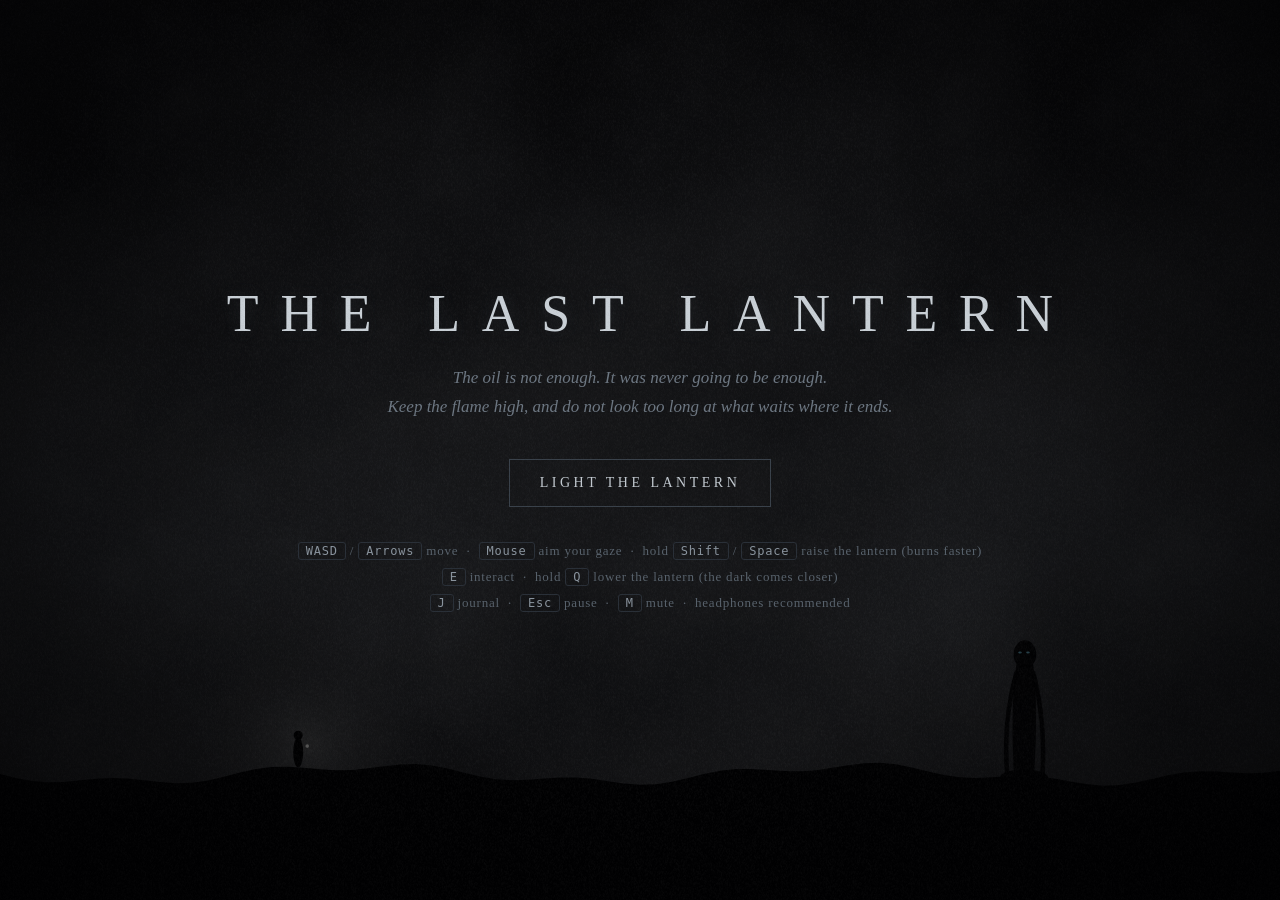
<file: games/the-last-lantern/index.html>
<!doctype html>
<html lang="en">
<head>
<meta charset="utf-8">
<meta name="viewport" content="width=device-width,initial-scale=1,minimum-scale=1,maximum-scale=1,user-scalable=no,viewport-fit=cover">
<meta name="theme-color" content="#000000">
<meta name="color-scheme" content="dark">
<meta name="description" content="A small eerie lantern game. The oil is not enough.">
<meta name="mobile-web-app-capable" content="yes">
<meta name="apple-mobile-web-app-capable" content="yes">
<meta name="apple-mobile-web-app-status-bar-style" content="black-translucent">
<meta name="apple-mobile-web-app-title" content="Last Lantern">
<meta name="format-detection" content="telephone=no">
<title>The Last Lantern</title>
<link rel="icon" type="image/png" href="icons/icon-192.png">
<link rel="apple-touch-icon" href="icons/apple-touch-icon.png">
<!-- the web app manifest + service worker are attached by script only when served over http(s); opened as a file, the game simply runs -->
<style>
  :root { --ink:#b9c2cb; --dim:#6d7782; --bg:#030406; }
  * { box-sizing:border-box; }
  html,body { margin:0; width:100%; height:100%; height:100dvh; background:#000; overflow:hidden; overscroll-behavior:none; color:var(--ink);
    font-family: "Iowan Old Style","Palatino Linotype",Palatino,Georgia,serif; -webkit-user-select:none; user-select:none; touch-action:none;
    -webkit-touch-callout:none; -webkit-tap-highlight-color:transparent; -webkit-text-size-adjust:100%; text-size-adjust:100%; }
  body { position:fixed; inset:0; }
  #safe { position:fixed; left:0; top:0; visibility:hidden; pointer-events:none;
    padding:env(safe-area-inset-top,0px) env(safe-area-inset-right,0px) env(safe-area-inset-bottom,0px) env(safe-area-inset-left,0px); }
  canvas { display:block; position:fixed; inset:0; }
  html.lowfx body[data-mode=play]::after { display:none; }
  body::after { content:''; position:fixed; inset:-60px; background:var(--grain); opacity:.09; pointer-events:none; z-index:50; animation:grainshift .45s steps(3) infinite; }
  @keyframes grainshift { 0% { transform:translate(0,0); } 33% { transform:translate(-37px,21px); } 66% { transform:translate(19px,-43px); } 100% { transform:translate(0,0); } }
  .overlay { position:fixed; inset:0; display:flex; flex-direction:column; align-items:center; justify-content:center;
    text-align:center; background:rgba(2,3,5,.94); transition:opacity 1.2s ease; z-index:10;
    padding:calc(20px + env(safe-area-inset-top,0px)) calc(20px + env(safe-area-inset-right,0px)) calc(20px + env(safe-area-inset-bottom,0px)) calc(20px + env(safe-area-inset-left,0px)); }
  .hidden { opacity:0; pointer-events:none; }
  h1 { font-weight:400; letter-spacing:.42em; font-size:clamp(26px,5vw,52px); margin:0 0 .4em; color:#c9d0d6;
    text-shadow:0 0 18px rgba(150,170,190,.12); padding-left:.42em; }
  h2 { font-weight:400; letter-spacing:.35em; font-size:clamp(18px,3.4vw,30px); margin:0 0 1em; color:#aeb7c0; padding-left:.35em; }
  p.lede { max-width:34em; color:var(--dim); font-style:italic; line-height:1.7; font-size:clamp(14px,2vw,17px); margin:0 0 2.2em; }
  .controls { color:#59636d; font-size:13px; line-height:2; letter-spacing:.06em; margin-top:2.4em; }
  .controls b { color:#8a949e; font-weight:400; border:1px solid #2a3038; padding:1px 7px; border-radius:3px; font-family:ui-monospace,monospace; font-size:12px; }
  button { font:inherit; background:transparent; color:#c3cad1; border:1px solid #3a424b; padding:12px 30px; letter-spacing:.25em; min-height:48px;
    font-size:14px; cursor:pointer; transition:all .4s; text-transform:uppercase; touch-action:manipulation; }
  button:hover, button:focus { border-color:rgba(118,196,222,.55); color:#e6eaee; outline:none; box-shadow:0 0 30px rgba(140,160,180,.08); }
  #lore { position:fixed; left:50%; top:9%; transform:translateX(-50%); max-width:min(560px,88vw); text-align:center;
    font-style:italic; color:#b3bcc5; font-size:clamp(14px,2.1vw,18px); line-height:1.65; text-shadow:0 0 12px #000,0 0 3px #000;
    opacity:0; transition:opacity 1.6s ease; pointer-events:none; z-index:5; }
  #lore .n { display:block; font-style:normal; font-size:11px; letter-spacing:.4em; color:#59636d; margin-bottom:.8em; }
  #title { background:rgba(2,3,5,.55); }
  #journal .entries { max-width:620px; width:100%; max-height:62vh; max-height:62dvh; overflow:auto; text-align:left; padding:0 8px; touch-action:pan-y; overscroll-behavior:contain; -webkit-overflow-scrolling:touch; }
  #journal .e { border-top:1px solid #1a1f25; padding:14px 2px; color:#a7b0b9; font-style:italic; line-height:1.6; font-size:15px; }
  #journal .e .n { font-style:normal; color:#4d5660; font-size:11px; letter-spacing:.3em; display:block; margin-bottom:4px; }
  #journal .e.missing { color:#30363d; }
  .stats { color:#59636d; letter-spacing:.12em; font-size:13px; margin:-1em 0 2.2em; }
  .tc { display:none; } html.touch .tc { display:block; } html.touch .kb { display:none; }
  /* thumb zone: big round buttons bottom-right, sized for thumbs (all >= 72px) */
  #touch { position:fixed; right:calc(14px + env(safe-area-inset-right,0px)); bottom:calc(18px + env(safe-area-inset-bottom,0px)); width:206px; height:196px; display:none; z-index:4; pointer-events:none; }
  html.touch body[data-mode=play] #touch { display:block; }
  #touch .tb { position:absolute; pointer-events:auto; border-radius:50%; border:1px solid rgba(150,160,172,.34); background:rgba(6,8,10,.46); color:#aeb8c2;
    font-size:12px; letter-spacing:.16em; padding:0 0 0 .16em; min-height:0; display:flex; align-items:center; justify-content:center; text-transform:uppercase;
    transition:border-color .25s, background .25s, transform .08s, color .25s; box-shadow:none; touch-action:none; }
  #touch .tb:hover, #touch .tb:focus { box-shadow:none; color:#aeb8c2; border-color:rgba(150,160,172,.34); }
  #tUse { width:96px; height:96px; right:0; bottom:0; font-size:14px; }
  #tLower { width:76px; height:76px; right:108px; bottom:4px; }
  #tRaise { width:76px; height:76px; right:12px; bottom:110px; }
  #touch .tb.on { background:rgba(170,180,190,.18); border-color:rgba(205,212,220,.7); color:#e4e8ec; transform:scale(.95); }
  #touch .tb.ready { border-color:rgba(225,230,235,.8); color:#eef1f4; animation:ready 1.25s ease-in-out infinite; }
  @keyframes ready { 0%,100% { box-shadow:0 0 0 0 rgba(220,225,230,0), inset 0 0 10px rgba(220,225,230,.06); } 50% { box-shadow:0 0 26px 3px rgba(220,225,230,.22), inset 0 0 20px rgba(220,225,230,.16); } }
  /* small corner icons: journal + pause */
  #corner { position:fixed; top:calc(6px + env(safe-area-inset-top,0px)); right:calc(6px + env(safe-area-inset-right,0px)); display:none; z-index:6; }
  body[data-mode=play] #corner { display:flex; }
  #corner button { width:46px; height:46px; min-height:0; padding:0; border:none; display:flex; align-items:center; justify-content:center; background:transparent; box-shadow:none; }
  #corner svg { width:22px; height:22px; stroke:rgba(165,175,186,.62); fill:none; stroke-width:1.3; stroke-linecap:round; stroke-linejoin:round; }
  #corner button:active svg { stroke:rgba(230,234,238,.9); }
  .row { display:flex; gap:12px; flex-wrap:wrap; justify-content:center; margin-top:1em; }
  .row button { font-size:12px; padding:10px 18px; color:#8d97a1; }
  .controls.tc { color:#7a848f; } .tc div { margin:.12em 0; } .tc b { color:#a3adb7; }
  @media (max-height:520px) { .controls.tc { columns:2; column-gap:2.4em; text-align:left; } .tc div { break-inside:avoid; } }
  .land { display:none; }
  @media (orientation:landscape) { .land { display:inline; } }
  html.touch #lore { top:auto; bottom:calc(250px + env(safe-area-inset-bottom,0px)); max-width:min(520px,90vw); }
  @media (orientation:landscape) { html.touch #lore { bottom:calc(64px + env(safe-area-inset-bottom,0px)); max-width:min(420px,48vw); } }
  /* phones, portrait */
  @media (max-width:540px) and (orientation:portrait) {
    #title { justify-content:flex-start; padding-top:calc(9vh + env(safe-area-inset-top,0px)); padding-top:calc(9dvh + env(safe-area-inset-top,0px)); }
  }
  @media (max-width:540px) {
    h1 { font-size:29px; letter-spacing:.3em; padding-left:.3em; line-height:1.4; }
    h2 { font-size:21px; letter-spacing:.28em; }
    p.lede { font-size:15px; line-height:1.6; }
    .controls { font-size:13px; line-height:1.85; letter-spacing:.03em; margin-top:2em; max-width:340px; }
    .controls b { font-size:11.5px; padding:1px 6px; }
    #lore { font-size:16px; max-width:90vw; }
    #journal .e { font-size:15.5px; }
  }
  /* short screens (phones held sideways) */
  @media (max-height:520px) {
    .overlay { justify-content:center; }
    h1 { font-size:25px; margin-bottom:.2em; }
    h2 { font-size:19px; margin-bottom:.5em; }
    p.lede { font-size:14px; line-height:1.5; margin-bottom:1.1em; max-width:46em; }
    .controls { margin-top:1em; line-height:1.7; font-size:12px; max-width:none; }
    #journal .entries { max-height:58vh; max-height:58dvh; }
    #touch { transform:scale(.9); transform-origin:100% 100%; }
  }
</style>
</head>
<body>
<div id="safe"></div>
<canvas id="c"></canvas>
<div id="lore"></div>

<div id="title" class="overlay">
  <h1>THE LAST LANTERN</h1>
  <p class="lede">The oil is not enough. It was never going to be enough.<br>Keep the flame high, and do not look too long at what waits where it ends.</p>
  <button id="startBtn">Light the lantern</button>
  <div class="controls tc">
    <div><b>Walk</b> a thumb down in the lower half <span class="land">(left half)</span></div>
    <div><b>Look</b> drag in the upper half <span class="land">(right half)</span></div>
    <div><b>Raise</b> more light, but it burns faster</div>
    <div><b>Lower</b> the dark comes closer</div>
    <div><b>Use</b> glows when something is in reach</div>
    <div>tap a mirror to turn it &nbsp;·&nbsp; headphones on</div>
  </div>
  <div class="controls kb">
    <b>WASD</b> / <b>Arrows</b> move &nbsp;·&nbsp; <b>Mouse</b> aim your gaze &nbsp;·&nbsp; hold <b>Shift</b> / <b>Space</b> raise the lantern (burns faster)<br>
    <b>E</b> interact &nbsp;·&nbsp; hold <b>Q</b> lower the lantern (the dark comes closer)<br>
    <b>J</b> journal &nbsp;·&nbsp; <b>Esc</b> pause &nbsp;·&nbsp; <b>M</b> mute &nbsp;·&nbsp; headphones recommended
  </div>
</div>

<div id="depth" class="overlay hidden"><h2 id="depthName"></h2><p class="lede" id="depthLine"></p></div>

<div id="pause" class="overlay hidden">
  <h2>THE FLAME WAITS</h2>
  <p class="lede">It is still burning. Somewhere, so are you.</p>
  <button id="resumeBtn">Return</button>
  <div class="row"><button id="soundBtn">Sound: on</button><button id="hapticBtn">Vibration: on</button><button id="quitBtn">Give up</button></div>
</div>

<div id="journal" class="overlay hidden">
  <h2>FRAGMENTS</h2>
  <div class="entries scroll" id="entries"></div>
  <p style="margin-top:1.6em"><button id="closeJournal">Close</button></p>
</div>

<div id="end" class="overlay hidden">
  <h2 id="endTitle"></h2>
  <p class="lede" id="endText"></p>
  <div class="stats" id="endStats"></div>
  <button id="againBtn">Go down again</button>
</div>

<div id="touch"><button class="tb" id="tRaise" aria-label="Raise the lantern">Raise</button><button class="tb" id="tLower" aria-label="Lower the lantern">Lower</button><button class="tb" id="tUse" aria-label="Use">Use</button></div>
<div id="corner">
  <button id="bJournal" aria-label="Journal"><svg viewBox="0 0 24 24"><path d="M4 5.5c2.6-1.2 5.4-1.2 8 .4v13c-2.6-1.6-5.4-1.6-8-.4z"/><path d="M20 5.5c-2.6-1.2-5.4-1.2-8 .4v13c2.6-1.6 5.4-1.6 8-.4z"/></svg></button>
  <button id="bPause" aria-label="Pause"><svg viewBox="0 0 24 24"><path d="M9 6v12M15 6v12"/></svg></button>
</div>

<script>
'use strict';
/* =========================================================================
   THE LAST LANTERN — a small atmospheric dread game. Single file, no deps.
   ========================================================================= */
const TILE = 32, TAU = Math.PI * 2, DEPTHS = 3;
const clamp = (v, a, b) => v < a ? a : v > b ? b : v;
const lerp = (a, b, t) => a + (b - a) * t;

const LORE = [
  "Day three. The lamplighter says the dark down here is not an absence. It is a tenant. Pay it in oil and it lets you pass.",
  "Do not count the eyes. If you count them, they know you are counting.",
  "The light does not drive them away. It only makes them polite.",
  "There were nine of us when we came down. The tally on the wall says ten. None of us made the tenth mark.",
  "Something walked beside me for an hour, just past the edge of the light. When I stopped, it stopped. A moment later. Not quite in time.",
  "If you hear whispering, do not answer. It is practising your voice.",
  "Mara's lantern went out at the third turning. We heard her calling for an hour. Then she stopped calling, and started describing us.",
  "The walls are warmer than stone should be. When the oil runs low I can feel them leaning in to listen.",
  "Note to whoever finds this: the stairs only go down. I have checked. I have checked so many times.",
  "I dreamt I was the dark, and someone came with a little light, and I was so patient. I was so patient.",
  "They are not afraid of the flame. They are waiting for it. You do not stand that close to something you fear.",
  "keep the flame high keep the flame high keep the flame high keep the flame high keep"
];
const WHISPERS = ["closer", "let it go out", "we remember your face", "stay", "so heavy, the light", "put it down",
  "we are patient", "don't turn around", "not yet", "you were always here", "hush", "listen", "it's almost out", "we can wait"];
const DEPTH_INFO = [
  ["DEPTH  I", "The stair closes above you without a sound. Your lantern is the only warm thing for a mile of stone."],
  ["DEPTH  II", "The air is colder here. The walls are wet, as if something has been breathing on them."],
  ["DEPTH  III", "There is no draft at this depth. Nothing has come down here in a long time. Nothing has gone up."]
];

const PUZZLE_HINT = [
  "The stair is sealed. Four braziers stand cold somewhere on this level, and someone has scratched a count beside each.  {E} lights them, in the order they were counted.",
  "The stair is sealed. A thin grey light falls through a crack in the ceiling.  Turn the mirrors with {E}{TAP} and lead it to the seal.",
  "The stair is sealed. Three stones on this level are blank in your light. Some things will only speak in the dark.  Hold {Q} to lower the lantern."
];
const SOLVE_TEXT = [
  "The four flames lean toward you, all at once. Somewhere below, stone moves. Everything in the dark has gone very quiet.",
  "The light touches the seal and turns the colour of ash. Somewhere below, stone moves. Nothing in the dark is breathing.",
  "The last sigil finishes itself without you. The stair opens. They have all stopped moving, to listen."
];
const SEALED_TEXT = [
  "The stair is sealed. Four cold braziers. A count scratched beside each.",
  "The stair is sealed. The glyph on the slab waits for the light from above.",
  "The stair is sealed. The stones will not speak in your light."
];
const DIRS = [[0, -1], [1, 0], [0, 1], [-1, 0]]; // N E S W
const RUNES = [[[0, -1, 0, 1], [-1, -1, 1, 0]], [[-1, -1, 1, 1], [1, -1, -1, 1], [0, -1, 0, 0]], [[-1, 1, 0, -1], [0, -1, 1, 1], [-.5, .2, .5, .2]], [[-1, -1, -1, 1], [-1, 0, 1, -1], [-1, 0, 1, 1]]];
const reflectDir = (q, d) => { const o = (d + 2) % 4; return o === q ? (q + 1) % 4 : o === (q + 1) % 4 ? q : -1; };
const correctQ = (din, dout) => { const o = (din + 2) % 4; return (o + 1) % 4 === dout ? o : dout; };

/* ---------- seeded RNG (level generation only) ---------- */
let _s = 1;
function seedRng(s) { _s = s >>> 0 || 1; }
function rng() { _s |= 0; _s = _s + 0x6D2B79F5 | 0; let t = Math.imul(_s ^ _s >>> 15, 1 | _s); t = t + Math.imul(t ^ t >>> 7, 61 | t) ^ t; return ((t ^ t >>> 14) >>> 0) / 4294967296; }
const R = (a, b) => a + Math.random() * (b - a);  // visual randomness

/* ---------- canvas ---------- */
const cv = document.getElementById('c'), ctx = cv.getContext('2d');
const dark = document.createElement('canvas'), dctx = dark.getContext('2d');
const lightC = document.createElement('canvas'), lctx = lightC.getContext('2d');  // what the lantern lights, masked by what you can see
const maskC = document.createElement('canvas'), mctx = maskC.getContext('2d');    // view cone + near sense; reused for lit fog
let LS = .5; // light/fog buffers are soft: rendered below screen resolution (scaled by the adaptive quality)
const ACC = '118,196,222', acc = a => `rgba(${ACC},${a})`;                      // the single cold accent: things that belong to the dark
let VW = 0, VH = 0, DPR = 1, baseScale = 1;
const HTML = document.documentElement, QS = new URLSearchParams(location.search);
/* input mode: touch UI on coarse pointers; flips live when the player touches the screen or uses the keyboard */
let touchUI = matchMedia('(pointer:coarse)').matches || (navigator.maxTouchPoints > 0 && !matchMedia('(pointer:fine)').matches);
function setTouchUI(v) { touchUI = v; HTML.classList.toggle('touch', v); }
setTouchUI(touchUI);
/* adaptive quality: 0 = lowest. light-buffer resolution, devicePixelRatio cap, fog layers, film grain, particles, ray count */
const QL = [
  { ls: .25, dpr: 1, fog: 1, grain: 0, fx: .35, rays: 160 },
  { ls: .33, dpr: 1.25, fog: 1, grain: 1, fx: .6, rays: 230 },
  { ls: .42, dpr: 1.75, fog: 2, grain: 1, fx: 1, rays: 320 },
  { ls: .5, dpr: 2, fog: 2, grain: 1, fx: 1, rays: 420 }];
const perf = { q: touchUI ? 2 : 3, lock: null, ceil: 3, acc: 0, work: 0, n: 0, bad: 0, good: 0, settle: 2, upAt: -1e9, ceilAt: 0, fps: 0, ms: 0, wk: 0, stress: 0, log: [] };
if (QS.has('q') && QS.get('q') !== 'auto') { perf.q = perf.lock = clamp(QS.get('q') | 0, 0, 3); }
const UI = { t: 0, r: 0, b: 0, l: 0 };
function readSafe() { const el = document.getElementById('safe'); if (!el) return; const cs = getComputedStyle(el); UI.t = parseFloat(cs.paddingTop) || 0; UI.r = parseFloat(cs.paddingRight) || 0; UI.b = parseFloat(cs.paddingBottom) || 0; UI.l = parseFloat(cs.paddingLeft) || 0; }
function resize() {
  const Q = QL[perf.q]; LS = Q.ls;
  DPR = Math.min(Q.dpr, window.devicePixelRatio || 1);
  VW = innerWidth; VH = innerHeight; readSafe();
  cv.width = Math.round(VW * DPR); cv.height = Math.round(VH * DPR);
  dark.width = lightC.width = maskC.width = Math.round(VW * DPR * LS); dark.height = lightC.height = maskC.height = Math.round(VH * DPR * LS);
  cv.style.width = VW + 'px'; cv.style.height = VH + 'px';
  baseScale = touchUI ? clamp(Math.min(VW, VH) / (TILE * 12.5), 0.8, 2.2) : clamp(Math.min(VW, VH) / (TILE * 12), 0.85, 2.2);
  HTML.classList.toggle('lowfx', perf.q <= 1);
}
addEventListener('resize', resize); addEventListener('orientationchange', () => setTimeout(resize, 120));
if (window.visualViewport) visualViewport.addEventListener('resize', resize);
resize();
function setQuality(q, why) {
  q = clamp(q, 0, 3); if (q === perf.q) return;
  perf.log.push({ t: +S.t.toFixed(1), from: perf.q, to: q, why, ms: +perf.ms.toFixed(1), work: +perf.wk.toFixed(1) });
  perf.q = q; perf.settle = 1; perf.bad = perf.good = 0; resize();
}
/* measured once per second: drop a level when frames run long, climb back slowly when there is headroom.
   a phone capped at 30 Hz (low-power mode) with light CPU work is left alone: that is a steady 30. */
function perfSample(iv, work, now) {
  if (iv > 250) return; // a stall (tab switch, debugger): ignore
  perf.acc += iv; perf.work += work; perf.n++;
  if (perf.acc < 1000) return;
  const ms = perf.acc / perf.n, wk = perf.work / perf.n; perf.ms = ms; perf.wk = wk; perf.fps = 1000 / ms; perf.acc = perf.work = perf.n = 0;
  if (perf.settle > 0) { perf.settle--; return; }
  if (perf.lock !== null) return;
  const bad = (ms > 20.5 && wk > 3) || ms > 36, good = ms < 17.8 && wk < 9;
  // a level that proves too heavy within 30 s of climbing to it becomes the ceiling; one more try is allowed after 2 minutes
  if (perf.q === perf.ceil && perf.ceil < 3 && now - perf.ceilAt > 120000) perf.ceil++;
  if (bad) { perf.good = 0; if (++perf.bad >= 2 && perf.q > 0) { if (now - perf.upAt < 30000) { perf.ceil = perf.q - 1; perf.ceilAt = now; } setQuality(perf.q - 1, 'down'); } }
  else if (good) { perf.bad = 0; if (++perf.good >= 6 && perf.q < perf.ceil) { perf.upAt = now; setQuality(perf.q + 1, 'up'); } }
  else { perf.bad = 0; perf.good = Math.max(0, perf.good - 1); }
}

/* grain textures */
const grain = [];
for (let k = 0; k < 4; k++) {
  const g = document.createElement('canvas'); g.width = g.height = 192; const gc = g.getContext('2d');
  const id = gc.createImageData(192, 192);
  for (let i = 0; i < id.data.length; i += 4) { const lite = Math.random() < .45, v = lite ? 150 + Math.random() * 105 | 0 : Math.random() * 40 | 0; id.data[i] = id.data[i + 1] = id.data[i + 2] = v; id.data[i + 3] = Math.random() < .55 ? (lite ? 16 + Math.random() * 18 : 30 + Math.random() * 40) | 0 : 0; }
  gc.putImageData(id, 0, 0); grain.push(ctx.createPattern(g, 'repeat'));
  if (k === 0) document.documentElement.style.setProperty('--grain', `url(${g.toDataURL()})`);
}
/* tileable fog: soft blobs at three scales, wrapped at the edges */
const fogCanvas = document.createElement('canvas'); fogCanvas.width = fogCanvas.height = 512;
{
  const fc = fogCanvas.getContext('2d');
  for (const [n, r0, r1, a] of [[34, 70, 150, .07], [110, 22, 55, .05], [260, 6, 16, .035]]) for (let i = 0; i < n; i++) {
    const x = Math.random() * 512, y = Math.random() * 512, r = R(r0, r1);
    for (const ox of [-512, 0, 512]) for (const oy of [-512, 0, 512]) {
      if (x + ox + r < 0 || x + ox - r > 512 || y + oy + r < 0 || y + oy - r > 512) continue;
      const gr = fc.createRadialGradient(x + ox, y + oy, 0, x + ox, y + oy, r); gr.addColorStop(0, `rgba(235,238,242,${a})`); gr.addColorStop(1, 'rgba(235,238,242,0)');
      fc.fillStyle = gr; fc.fillRect(x + ox - r, y + oy - r, r * 2, r * 2);
    }
  }
}
const fogPat = c => c.__fog || (c.__fog = c.createPattern(fogCanvas, 'repeat'));

/* =========================================================================
   AUDIO — all procedural (drone, dissonance, whispers, heartbeat)
   ========================================================================= */
const AU = {
  C: null, muted: false, nextWhisper: 6, nextBeat: 0,
  init() {
    if (this.C) { this.C.resume(); return; }
    const AC = window.AudioContext || window.webkitAudioContext; if (!AC) return;
    const C = this.C = new AC();
    this.master = C.createGain(); this.master.gain.value = this.muted ? 0 : .85;
    const comp = C.createDynamicsCompressor(); comp.threshold.value = -20; comp.ratio.value = 4;
    this.master.connect(comp); comp.connect(C.destination);
    // noise
    const nb = C.createBuffer(1, C.sampleRate * 3, C.sampleRate), nd = nb.getChannelData(0);
    for (let i = 0; i < nd.length; i++) nd[i] = Math.random() * 2 - 1;
    this.noise = nb;
    // cavern reverb
    const len = C.sampleRate * 3.5, ib = C.createBuffer(2, len, C.sampleRate);
    for (let ch = 0; ch < 2; ch++) { const d = ib.getChannelData(ch); for (let i = 0; i < len; i++) d[i] = (Math.random() * 2 - 1) * Math.pow(1 - i / len, 2.6); }
    this.verb = C.createConvolver(); this.verb.buffer = ib;
    const vg = C.createGain(); vg.gain.value = .55; this.verb.connect(vg); vg.connect(this.master);
    // low drone (detuned saws — slow beating)
    this.droneLP = C.createBiquadFilter(); this.droneLP.type = 'lowpass'; this.droneLP.frequency.value = 140; this.droneLP.Q.value = 2;
    this.droneG = C.createGain(); this.droneG.gain.value = 0;
    [41.2, 43.4, 61.9].forEach(f => { const o = C.createOscillator(); o.type = 'sawtooth'; o.frequency.value = f; o.connect(this.droneLP); o.start(); });
    this.droneLP.connect(this.droneG); this.droneG.connect(this.master); this.droneG.connect(this.verb);
    // dissonant cluster (minor 2nd + tritone), slow tremolo
    this.disG = C.createGain(); this.disG.gain.value = 0;
    const trem = C.createGain(); trem.gain.value = .6;
    const lfo = C.createOscillator(); lfo.frequency.value = .11; const lfoG = C.createGain(); lfoG.gain.value = .4; lfo.connect(lfoG); lfoG.connect(trem.gain); lfo.start();
    [207.65, 220.0, 311.13, 233.08].forEach((f, i) => { const o = C.createOscillator(); o.type = i === 3 ? 'triangle' : 'sine'; o.frequency.value = f; o.detune.value = R(-9, 9); o.connect(trem); o.start(); });
    trem.connect(this.disG); this.disG.connect(this.verb); this.disG.connect(this.master);
    // thin high strings (only near the end of the oil)
    this.highG = C.createGain(); this.highG.gain.value = 0;
    [1244.5, 1318.5].forEach(f => { const o = C.createOscillator(); o.type = 'triangle'; o.frequency.value = f; o.connect(this.highG); o.start(); });
    this.highG.connect(this.verb);
    // lantern hiss
    const hs = C.createBufferSource(); hs.buffer = nb; hs.loop = true;
    const hbp = C.createBiquadFilter(); hbp.type = 'bandpass'; hbp.frequency.value = 2600; hbp.Q.value = .8;
    this.hissG = C.createGain(); this.hissG.gain.value = 0; hs.connect(hbp); hbp.connect(this.hissG); this.hissG.connect(this.master); hs.start();
  },
  // iOS Safari only lets audio start inside a touchend/click: create/resume the context there and play one silent sample
  unlock() {
    if (document.hidden) return;
    if (!this.C) this.init(); else if (this.C.state !== 'running') this.C.resume().catch(() => {});
    if (this.C && !this.primed) { const b = this.C.createBuffer(1, 1, 22050), src = this.C.createBufferSource(); src.buffer = b; src.connect(this.C.destination); src.start(0); this.primed = true; }
  },
  setMuted(m) { this.muted = m; if (this.master) this.master.gain.setTargetAtTime(m ? 0 : .85, this.C.currentTime, .1); },
  update(dt, oil, raised, ember, playing) {
    if (!this.C) return;
    const hush = playing && S.hush > 0;
    const t = this.C.currentTime, dread = playing ? (ember ? 1 : 1 - oil) : 0.25;
    this.droneG.gain.setTargetAtTime(hush ? .005 : playing ? .05 + .16 * dread : .04, t, hush ? .12 : .6);
    this.droneLP.frequency.setTargetAtTime(110 + 160 * dread, t, .8);
    this.disG.gain.setTargetAtTime(hush ? 0 : playing ? .045 * Math.pow(clamp((dread - .35) / .65, 0, 1), 1.6) : 0, t, 1.2);
    this.highG.gain.setTargetAtTime(hush ? 0 : playing ? .010 * Math.pow(clamp((dread - .75) / .25, 0, 1), 2) : 0, t, 1.5);
    this.hissG.gain.setTargetAtTime(playing && !ember ? .010 * (.4 + oil) * (raised ? 1.8 : 1) : 0, t, .2);
    if (!playing) return;
    // whispers when oil runs low
    this.nextWhisper -= dt;
    if (dread > .55 && this.nextWhisper <= 0 && !hush) {
      const k = clamp((dread - .55) / .45, 0, 1);
      this.whisper(R(-1, 1), .9 + 1.8 * k);
      this.nextWhisper = lerp(9, 1.6, k) * R(.6, 1.4);
    }
  },
  whisper(pan, vol) {
    if (!this.C) return; const C = this.C, now = C.currentTime + .03, dur = R(.8, 2.3);
    const src = C.createBufferSource(); src.buffer = this.noise;
    const b1 = C.createBiquadFilter(), b2 = C.createBiquadFilter(), hp = C.createBiquadFilter(), g = C.createGain(), p = C.createStereoPanner ? C.createStereoPanner() : null;
    b1.type = b2.type = 'bandpass'; b1.Q.value = 6; b2.Q.value = 8; hp.type = 'highpass'; hp.frequency.value = 320; g.gain.value = 0;
    src.connect(b1); src.connect(b2); b1.connect(g); b2.connect(g); g.connect(hp);
    let out = hp; if (p) { p.pan.value = clamp(pan, -1, 1); hp.connect(p); out = p; }
    out.connect(this.master); out.connect(this.verb);
    let t = now; const end = now + dur;
    while (t < end) {
      const sl = R(.06, .2);
      b1.frequency.setValueAtTime(R(320, 900), t); b2.frequency.setValueAtTime(R(1100, 2900), t);
      g.gain.setValueAtTime(0.0001, t); g.gain.linearRampToValueAtTime(vol * R(.4, 1), t + sl * .35); g.gain.linearRampToValueAtTime(0.0001, t + sl);
      t += sl + (Math.random() < .2 ? R(.08, .25) : R(0, .04));
    }
    src.start(now, R(0, 1.5)); src.stop(end + .3);
  },
  thump(t, v) {
    const C = this.C, o = C.createOscillator(), g = C.createGain(); o.type = 'sine';
    o.frequency.setValueAtTime(62, t); o.frequency.exponentialRampToValueAtTime(34, t + .18);
    g.gain.setValueAtTime(0.0001, t); g.gain.exponentialRampToValueAtTime(v, t + .012); g.gain.exponentialRampToValueAtTime(0.0001, t + .28);
    o.connect(g); g.connect(this.master); o.start(t); o.stop(t + .3);
  },
  heartbeat(v) { if (!this.C) return; const t = this.C.currentTime + .02; this.thump(t, v); this.thump(t + .27, v * .7); },
  tone(f, t, dur, v, type = 'sine', dest) {
    const C = this.C, o = C.createOscillator(), g = C.createGain(); o.type = type; o.frequency.value = f;
    g.gain.setValueAtTime(0.0001, t); g.gain.exponentialRampToValueAtTime(v, t + .02); g.gain.exponentialRampToValueAtTime(0.0001, t + dur);
    o.connect(g); g.connect(dest || this.master); if (dest !== this.verb) g.connect(this.verb); o.start(t); o.stop(t + dur + .05); return o;
  },
  noiseBurst(t, dur, f0, f1, v, pan = 0, type = 'bandpass', q = 1.2) {
    const C = this.C, s = C.createBufferSource(), f = C.createBiquadFilter(), g = C.createGain();
    s.buffer = this.noise; f.type = type; f.Q.value = q; f.frequency.setValueAtTime(f0, t); f.frequency.exponentialRampToValueAtTime(f1, t + dur);
    g.gain.setValueAtTime(0.0001, t); g.gain.exponentialRampToValueAtTime(v, t + dur * .25); g.gain.exponentialRampToValueAtTime(0.0001, t + dur);
    s.connect(f); f.connect(g);
    let out = g; if (C.createStereoPanner) { const p = C.createStereoPanner(); p.pan.value = clamp(pan, -1, 1); g.connect(p); out = p; }
    out.connect(this.master); out.connect(this.verb); s.start(t, R(0, 2)); s.stop(t + dur + .05);
  },
  step() { if (!this.C) return; this.noiseBurst(this.C.currentTime, .07, 900, 300, .05, R(-.2, .2), 'lowpass', .7); },
  oil() { if (!this.C) return; const t = this.C.currentTime; [190, 150, 118].forEach((f, i) => this.tone(f, t + i * .07, .18, .12)); this.noiseBurst(t + .15, .6, 250, 1800, .12, 0, 'bandpass', .8); },
  lore() { if (!this.C) return; const t = this.C.currentTime; this.tone(174.6, t, 5, .12); this.tone(246.9, t + .01, 4.5, .07); this.tone(523.2, t, 2.5, .025, 'triangle'); },
  flee(pan) { if (!this.C) return; this.noiseBurst(this.C.currentTime, .7, 2200, 260, .18, pan, 'bandpass', 2); },
  descend() { if (!this.C) return; const t = this.C.currentTime; [55, 58.27, 82.4, 116.5].forEach(f => this.tone(f, t, 5.5, .09, 'sine')); },
  out() { if (!this.C) return; const t = this.C.currentTime; this.noiseBurst(t, 1.1, 1400, 120, .2, 0, 'lowpass', .5); this.tone(98, t + .2, 4, .1); this.tone(103.8, t + .2, 4, .08); },
  relight() { if (!this.C) return; this.noiseBurst(this.C.currentTime, .9, 180, 2400, .2, 0, 'bandpass', .7); },
  // puzzle solved: an inhaled swell, cut off dead — then cold glass and a sub-bass you feel more than hear
  sting() {
    if (!this.C) return; const C = this.C, t = C.currentTime;
    const s = C.createBufferSource(), f = C.createBiquadFilter(), g = C.createGain(); s.buffer = this.noise; f.type = 'bandpass'; f.Q.value = 1.4;
    f.frequency.setValueAtTime(300, t); f.frequency.exponentialRampToValueAtTime(2600, t + .9);
    g.gain.setValueAtTime(0.0001, t); g.gain.exponentialRampToValueAtTime(.22, t + .88); g.gain.setValueAtTime(0.0001, t + .9);
    s.connect(f); f.connect(g); g.connect(this.master); s.start(t); s.stop(t + 1);
    const t2 = t + .95;
    [1661.2, 1760, 2349.3, 2489].forEach((fr, i) => this.tone(fr * (1 + R(-.003, .003)), t2 + i * .03, 4.5, .03, 'sine', this.verb));
    this.tone(46.25, t2, 2.6, .3); this.tone(49, t2, 2.6, .2);
  },
  ignite() { if (!this.C) return; const t = this.C.currentTime; this.noiseBurst(t, .5, 400, 3000, .12, 0, 'bandpass', .9); this.tone(196, t, 3, .07); this.tone(277.2, t, 3, .045); },
  snuff() { if (!this.C) return; const t = this.C.currentTime; this.noiseBurst(t, 1.2, 2400, 90, .25, 0, 'lowpass', .6); this.tone(73.4, t + .1, 3.5, .14); this.tone(77.8, t + .1, 3.5, .11); },
  grind() { if (!this.C) return; const t = this.C.currentTime; this.noiseBurst(t, .35, 260, 140, .22, R(-.2, .2), 'bandpass', 3); this.tone(1900, t + .3, .25, .02, 'triangle'); },
  sigil() { if (!this.C) return; const t = this.C.currentTime; this.tone(65.4, t, 4, .16); this.tone(92.5, t, 4, .06); this.tone(1108.7, t + .05, 3, .02, 'sine', this.verb); },
  death() { if (!this.C) return; const t = this.C.currentTime; [41.2, 43.65, 58.27, 61.7].forEach(f => this.tone(f, t, 7, .14, 'sawtooth')); for (let i = 0; i < 6; i++) setTimeout(() => this.whisper(R(-1, 1), 2.2), i * 380); }
};

/* haptics (Android Chrome etc.; iOS Safari has no vibration API, so this quietly does nothing there) */
const HAP = {
  ok: typeof navigator.vibrate === 'function', on: true, log: [],
  buzz(pat, what) { this.log.push(what); if (this.ok && this.on) try { navigator.vibrate(pat); } catch (e) { } }
};

/* =========================================================================
   LEVEL GENERATION — cellular-automata catacombs
   ========================================================================= */
let L = null;
const isWall = (tx, ty) => tx < 0 || ty < 0 || tx >= L.w || ty >= L.h || L.g[ty * L.w + tx] === 1;
const wallAt = (x, y) => isWall(Math.floor(x / TILE), Math.floor(y / TILE));

function genLevel(depth) {
  const w = 50 + depth * 5, h = 36 + depth * 4;
  let g, region;
  for (let attempt = 0; attempt < 80; attempt++) {
    g = new Uint8Array(w * h);
    for (let y = 0; y < h; y++) for (let x = 0; x < w; x++)
      g[y * w + x] = (x < 1 || y < 1 || x >= w - 1 || y >= h - 1) ? 1 : (rng() < .465 ? 1 : 0);
    for (let it = 0; it < 5; it++) {
      const n = new Uint8Array(w * h);
      for (let y = 0; y < h; y++) for (let x = 0; x < w; x++) {
        if (x < 1 || y < 1 || x >= w - 1 || y >= h - 1) { n[y * w + x] = 1; continue; }
        let c = 0; for (let j = -1; j <= 1; j++) for (let i = -1; i <= 1; i++) if (i || j) c += g[(y + j) * w + x + i];
        n[y * w + x] = c > 4 ? 1 : c < 4 ? 0 : g[y * w + x];
      }
      g = n;
    }
    const seen = new Uint8Array(w * h); let best = [];
    for (let i = 0; i < w * h; i++) {
      if (g[i] || seen[i]) continue;
      const q = [i], reg = []; seen[i] = 1;
      while (q.length) { const c = q.pop(); reg.push(c); const cx = c % w, cy = (c / w) | 0;
        for (const [dx, dy] of [[1, 0], [-1, 0], [0, 1], [0, -1]]) { const nx = cx + dx, ny = cy + dy, ni = ny * w + nx;
          if (nx >= 0 && ny >= 0 && nx < w && ny < h && !g[ni] && !seen[ni]) { seen[ni] = 1; q.push(ni); } } }
      if (reg.length > best.length) best = reg;
    }
    if (best.length > w * h * .38) {
      const keep = new Uint8Array(w * h); best.forEach(i => keep[i] = 1);
      for (let i = 0; i < w * h; i++) if (!keep[i]) g[i] = 1;
      region = best; break;
    }
  }
  L = { w, h, g, depth };
  const open = i => { const x = i % w, y = (i / w) | 0; for (let j = -1; j <= 1; j++) for (let k = -1; k <= 1; k++) if (isWall(x + k, y + j)) return false; return true; };
  const opens = region.filter(open);
  const start = opens[Math.floor(rng() * opens.length)];
  // BFS distance
  const dist = new Int32Array(w * h).fill(-1); dist[start] = 0; const q = [start];
  for (let qi = 0; qi < q.length; qi++) { const c = q[qi], cx = c % w, cy = (c / w) | 0;
    for (const [dx, dy] of [[1, 0], [-1, 0], [0, 1], [0, -1]]) { const ni = (cy + dy) * w + cx + dx; if (!g[ni] && dist[ni] < 0) { dist[ni] = dist[c] + 1; q.push(ni); } } }
  let exit = opens[0]; for (const i of opens) if (dist[i] > dist[exit]) exit = i;
  const toXY = i => ({ x: (i % w + .5) * TILE, y: (((i / w) | 0) + .5) * TILE, tx: i % w, ty: (i / w) | 0 });
  L.start = toXY(start); L.exit = toXY(exit); L.maxDist = dist[exit];
  genPuzzle(depth, opens, region, dist);
  // items
  const cands = region.filter(i => dist[i] > 5 && !isWall(i % w + 1, (i / w) | 0) + !isWall(i % w - 1, (i / w) | 0) + !isWall(i % w, ((i / w) | 0) + 1) + !isWall(i % w, ((i / w) | 0) - 1) >= 3);
  for (let i = cands.length - 1; i > 0; i--) { const j = Math.floor(rng() * (i + 1)); [cands[i], cands[j]] = [cands[j], cands[i]]; }
  const placed = [L.start, L.exit]; L.items = [];
  const place = (type, n, minD, extra) => {
    let made = 0;
    for (let pass = 0; pass < 3 && made < n; pass++) for (const c of cands) {
      if (made >= n) break; const p = toXY(c), md = minD * TILE * (1 - pass * .3);
      if (placed.some(o => Math.hypot(o.x - p.x, o.y - p.y) < md)) continue;
      if (L.reserved.some(o => Math.hypot(o.x - p.x, o.y - p.y) < TILE * 2)) continue;
      if (extra && !extra(c)) continue;
      placed.push(p); L.items.push({ type, x: p.x, y: p.y, taken: false, glint: rng() * 10, idx: type === 'lore' ? depth * 4 + made : 0 }); made++;
    }
  };
  place('lore', 4, 9, c => dist[c] > L.maxDist * .25);
  place('oil', [7, 6, 5][depth], 7);
  renderLevel();
}

/* =========================================================================
   PUZZLES — one per depth; the stair stays sealed until it is solved.
   Every puzzle object sits on a tile of the single connected floor region,
   so it is always reachable whatever the layout.
   ========================================================================= */
function genPuzzle(depth, opens, region, dist) {
  const { w, h } = L; L.sealed = true; L.sealFade = 1; L.reserved = [];
  const key = (x, y) => y * w + x, exitK = key(L.exit.tx, L.exit.ty), startK = key(L.start.tx, L.start.ty);
  const tc = t => ({ tx: t.tx, ty: t.ty, x: (t.tx + .5) * TILE, y: (t.ty + .5) * TILE });
  const ofI = i => tc({ tx: i % w, ty: (i / w) | 0 });
  const shuffled = arr => { const a = arr.slice(); for (let i = a.length - 1; i > 0; i--) { const j = Math.floor(rng() * (i + 1)); [a[i], a[j]] = [a[j], a[i]]; } return a; };
  const pickSpread = (pool, n, minD) => {
    for (let md = minD; md >= 1; md--) {
      const out = [];
      for (const i of shuffled(pool)) { const p = ofI(i); if ([L.start, L.exit, ...out].some(o => Math.hypot(o.tx - p.tx, o.ty - p.ty) < md)) continue; out.push(p); if (out.length === n) return out; }
    }
    return null;
  };
  const floor4 = i => [[1, 0], [-1, 0], [0, 1], [0, -1]].filter(([dx, dy]) => !isWall(i % w + dx, ((i / w) | 0) + dy)).length;

  if (depth === 0) {
    // braziers sit on fully open tiles (all 8 neighbours floor), so making them solid can never cut a path
    const pool = opens.filter(i => dist[i] > 4 && i !== exitK);
    const pts = pickSpread(pool, 4, 9) || pickSpread(opens.filter(i => i !== startK && i !== exitK), 4, 3);
    const order = shuffled([0, 1, 2, 3]);
    L.puzzle = { type: 'braziers', next: 0, fails: 0, braziers: pts.map((p, k) => ({ ...p, order: order[k], lit: false, poly: null, rune: k })) };
    L.reserved.push(...pts);
  } else if (depth === 1) {
    const run = (tx, ty, d, maxLen) => { const out = []; let x = tx, y = ty; for (let k = 1; k <= maxLen; k++) { x += DIRS[d][0]; y += DIRS[d][1]; if (isWall(x, y)) break; out.push({ tx: x, ty: y, k }); } return out; };
    const segKeys = (a, b, d) => { const ks = []; let x = a.tx, y = a.ty; while (x !== b.tx || y !== b.ty) { x += DIRS[d][0]; y += DIRS[d][1]; ks.push(key(x, y)); } return ks; };
    // walk backwards from the seal: seal <- mirror <- mirror <- ... <- light source, every leg a straight run of floor
    const search = nM => {
      let budget = 5000; const nodes = [{ tx: L.exit.tx, ty: L.exit.ty }], bd = [], segs = [];
      const dfs = prev => {
        if (--budget < 0) return false;
        const cur = nodes[nodes.length - 1];
        const dirs = prev < 0 ? shuffled([0, 1, 2, 3]) : shuffled([(prev + 1) % 4, (prev + 3) % 4]);
        for (const d of dirs) for (const t of shuffled(run(cur.tx, cur.ty, d, 11).filter(t => t.k >= 3)).slice(0, 4)) {
          const sk = segKeys(cur, t, d), tk = key(t.tx, t.ty), nodeKs = new Set(nodes.map(n => key(n.tx, n.ty))), segK = new Set(segs.flat());
          if (nodeKs.has(tk) || segK.has(tk) || tk === startK || sk.slice(0, -1).some(k => nodeKs.has(k))) continue;
          nodes.push(t); bd.push(d); segs.push(sk);
          if (nodes.length === nM + 2 || dfs(d)) return true;
          nodes.pop(); bd.pop(); segs.pop();
        }
        return false;
      };
      return dfs(-1) ? { nodes: nodes.slice(), bd: bd.slice() } : null;
    };
    // fallback: carve a guaranteed zig-zag (only ever turns wall into floor, so nothing becomes unreachable)
    const carve = () => {
      for (const len of [4, 3]) for (const d1 of shuffled([0, 1, 2, 3])) for (const d2 of shuffled([(d1 + 1) % 4, (d1 + 3) % 4])) {
        let x = L.exit.tx, y = L.exit.ty, ok = true; const nodes = [{ tx: x, ty: y }], path = [];
        for (const d of [d1, d2, d1]) { for (let k = 0; k < len; k++) { x += DIRS[d][0]; y += DIRS[d][1]; if (x < 1 || y < 1 || x > w - 2 || y > h - 2) ok = false; path.push([x, y]); } nodes.push({ tx: x, ty: y }); }
        if (!ok) continue;
        path.forEach(([x, y]) => L.g[y * w + x] = 0); L.carved = true;
        return { nodes, bd: [d1, d2, d1] };
      }
      return null;
    };
    const build = ch => {
      const n = ch.nodes.length - 2, fd = ch.bd.map(d => (d + 2) % 4), mirrors = [];
      for (let k = 1; k <= n; k++) { const c = correctQ(fd[k], fd[k - 1]); mirrors.push({ ...tc(ch.nodes[k]), correct: c, q: c }); }
      L.puzzle = { type: 'mirrors', src: tc(ch.nodes[n + 1]), srcDir: fd[n], mirrors, mirrorAt: new Map(mirrors.map(m => [key(m.tx, m.ty), m])), beam: null };
      return traceBeam().hit; // with every mirror set correctly the light must reach the seal
    };
    let ok = false;
    for (const make of [() => search(3), () => search(2), carve]) { const ch = make(); if (ch && build(ch)) { ok = true; break; } }
    const pz = L.puzzle; pz.solvable = ok;
    for (let t = 0; t < 40; t++) { pz.mirrors.forEach(m => m.q = (m.correct + 1 + Math.floor(rng() * 3)) % 4); if (!traceBeam().hit) break; }
    pz.mirrors.forEach(m => m.visAng = m.targetAng = -45 + 90 * m.q);
    pz.beam = traceBeam();
    L.reserved.push(pz.src, ...pz.mirrors);
  } else {
    const pool = region.filter(i => dist[i] > 6 && floor4(i) >= 3 && Math.hypot(i % w - L.exit.tx, ((i / w) | 0) - L.exit.ty) >= 4);
    const pts = pickSpread(pool, 3, 9) || pickSpread(region.filter(i => i !== startK && i !== exitK), 3, 3);
    const strokes = () => {
      const a0 = rng() * TAU, out = [{ t: 'a', x: 0, y: 0, r: 10, a0, a1: a0 + TAU * .82 }];
      for (let k = 0; k < 6; k++) {
        if (rng() < .35) { const b0 = rng() * TAU; out.push({ t: 'a', x: rng() * 8 - 4, y: rng() * 8 - 4, r: 2 + rng() * 4, a0: b0, a1: b0 + Math.PI * (.6 + rng()) }); }
        else { const a = rng() * TAU, b = a + Math.PI * (.5 + rng()), rr = rng(); out.push({ t: 'l', x0: Math.cos(a) * 9, y0: Math.sin(a) * 9, x1: Math.cos(b) * 9 * rr, y1: Math.sin(b) * 9 * rr }); }
      }
      return out;
    };
    L.puzzle = { type: 'sigils', sigils: pts.map(p => ({ ...p, prog: 0, read: false, strokes: strokes() })) };
    L.reserved.push(...pts);
  }
}
function traceBeam() {
  const pz = L.puzzle; let x = pz.src.tx, y = pz.src.ty, d = pz.srcDir; const pts = [[pz.src.x, pz.src.y]]; let hit = false;
  for (let n = 0; n < 400; n++) {
    const nx = x + DIRS[d][0], ny = y + DIRS[d][1];
    if (isWall(nx, ny)) { pts.push([(x + .5 + DIRS[d][0] * .5) * TILE, (y + .5 + DIRS[d][1] * .5) * TILE]); break; }
    x = nx; y = ny;
    if (x === L.exit.tx && y === L.exit.ty) { pts.push([(x + .5) * TILE, (y + .5) * TILE]); hit = true; break; }
    const m = pz.mirrorAt.get(y * L.w + x);
    if (m) { pts.push([m.x, m.y]); const o = reflectDir(m.q, d); if (o < 0) break; d = o; }
  }
  return { pts, hit };
}
function interactables() { const pz = L.puzzle; return pz.type === 'braziers' ? pz.braziers.filter(b => !b.lit) : pz.type === 'mirrors' && L.sealed ? pz.mirrors : []; }
function nearestInteract() { let best = null, bd = 30; for (const o of interactables()) { const d = Math.hypot(o.x - P.x, o.y - P.y); if (d < bd) { bd = d; best = o; } } return best; }
function interact() {
  const o = nearestInteract(); if (!o) return; const pz = L.puzzle;
  if (pz.type === 'braziers') {
    if (S.ember || P.lowered) { say('Your flame is too low to share.', 3); return; }
    S.oil = Math.max(0, S.oil - .015); // it takes a little of your oil
    if (o.order === pz.next) { o.lit = true; pz.next++; AU.ignite(); if (pz.next === pz.braziers.length) solve(); }
    else {
      pz.braziers.forEach(b => b.lit = false); pz.next = 0; pz.fails++; S.oil = Math.max(.02, S.oil - .06); S.gutter = .4;
      AU.snuff(); AU.whisper(R(-1, 1), 2.2); HAP.buzz(14, 'tick');
      say('The flames go out together, all at once, as if something leaned in close and blew. It is still close.', 5);
    }
  } else if (pz.type === 'mirrors') turnMirror(o);
}
function turnMirror(o) { o.q = (o.q + 1) % 4; o.targetAng += 90; AU.grind(); HAP.buzz(6, 'turn'); }
function clearLine(ax, ay, bx, by) { const n = Math.ceil(Math.hypot(bx - ax, by - ay) / 6); for (let i = 1; i < n; i++) if (wallAt(lerp(ax, bx, i / n), lerp(ay, by, i / n))) return false; return true; }
/* a tap (or click) on the world: turn a mirror you can see and reach, or use whatever is right beside you */
function tapWorld(sx, sy) {
  if (S.mode !== 'play') return false;
  const wx = cam.x + (sx - VW / 2) / cam.z, wy = cam.y + (sy - VH / 2) / cam.z, pz = L.puzzle, tol = 16 + 22 / cam.z;
  if (pz.type === 'mirrors' && L.sealed) {
    let best = null, bd = tol;
    for (const m of pz.mirrors) { const d = Math.hypot(m.x - wx, m.y - wy); if (d < bd) { bd = d; best = m; } }
    if (best) {
      if (Math.hypot(best.x - P.x, best.y - P.y) < 150 && clearLine(P.x, P.y, best.x, best.y)) turnMirror(best);
      else say('It is too far away to turn. Go closer.', 2.5);
      return true;
    }
  }
  const o = nearestInteract(); if (o && Math.hypot(o.x - wx, o.y - wy) < tol) { interact(); return true; }
  return false;
}
function updatePuzzle(dt) {
  const pz = L.puzzle;
  if (!L.sealed && L.sealFade > 0) L.sealFade -= dt / 1.8;
  if (pz.type === 'mirrors') { pz.beam = traceBeam(); if (pz.beam.hit && L.sealed) solve(); }
  if (pz.type === 'sigils') {
    const rev = clamp((72 - lightRNow) / 36, 0, 1);
    for (const s of pz.sigils) {
      if (s.read) continue;
      const near = Math.hypot(s.x - P.x, s.y - P.y) < 34;
      if (near && rev > .6) {
        s.prog += dt / 4;
        if (s.prog >= 1) {
          s.prog = 1; s.read = true; AU.sigil();
          const n = pz.sigils.filter(x => x.read).length;
          if (n === pz.sigils.length) solve(); else say(`The sigil finishes itself in the dark, and stays behind your eyes. (${n} of ${pz.sigils.length})`, 4.5);
        }
      } else {
        s.prog = Math.max(0, s.prog - dt / 14);
        if (near && rev < .2 && S.msgT <= 0) say('The stone is blank. It will not speak in your light.  (hold {Q} to lower the lantern)', 4);
      }
    }
  }
}
function solve() {
  if (!L.sealed) return;
  L.sealed = false; L.sealFade = 1; S.hush = 5.5; S.whispers = []; AU.sting(); AU.nextWhisper = 9; HAP.buzz(90, 'solve');
  say(SOLVE_TEXT[S.depth], 7);
}
const keyWord = k => touchUI ? { E: 'USE', Q: 'LOWER', TAP: ', or tap them,' }[k] : { E: '[E]', Q: '[Q]', TAP: ' (or click them)' }[k];
function say(t, d = 5) { S.msg = t.replace(/\{(E|Q|TAP)\}/g, (_, k) => keyWord(k)); S.msgT = d; }

function renderLevel() {
  const { w, h } = L, c = document.createElement('canvas'); c.width = w * TILE; c.height = h * TILE;
  const g = c.getContext('2d'); g.fillStyle = '#000'; g.fillRect(0, 0, c.width, c.height);
  const rr = (a, b) => a + rng() * (b - a), floorT = [], edgeT = [];
  for (let y = 0; y < h; y++) for (let x = 0; x < w; x++) {
    if (!isWall(x, y)) floorT.push([x, y]); else if (DIRS.some(([dx, dy]) => !isWall(x + dx, y + dy))) edgeT.push([x, y]);
  }
  // uneven painted ground
  for (const [x, y] of floorT) { const v = rr(70, 88) | 0; g.fillStyle = `rgb(${v},${v},${v + 2})`; g.fillRect(x * TILE - 2, y * TILE - 2, TILE + 4, TILE + 4); }
  // broad tonal wash: damp patches and paler, trodden ground
  for (let k = 0; k < w * h / 14; k++) { const X = rng() * w * TILE, Y = rng() * h * TILE, r = rr(40, 130), dk = rng() < .6, gr = g.createRadialGradient(X, Y, 0, X, Y, r);
    gr.addColorStop(0, dk ? `rgba(0,0,0,${rr(.08, .2)})` : `rgba(200,200,200,${rr(.05, .1)})`); gr.addColorStop(1, 'rgba(0,0,0,0)'); g.fillStyle = gr; g.fillRect(X - r, Y - r, r * 2, r * 2); }
  // worn, crooked flagstones — many sunk under dirt, seams broken
  for (const [x, y] of floorT) {
    if (rng() < .35) continue;
    const X = x * TILE, Y = y * TILE, j = () => rr(-2.4, 2.4), v = rr(80, 108) | 0;
    const pts = [[X + 2 + j(), Y + 2 + j()], [X + TILE - 2 + j(), Y + 2 + j()], [X + TILE - 2 + j(), Y + TILE - 2 + j()], [X + 2 + j(), Y + TILE - 2 + j()]];
    g.fillStyle = `rgba(${v},${v},${v + 3},${rr(.5, .95)})`; g.beginPath(); pts.forEach(([a, b], i) => i ? g.lineTo(a, b) : g.moveTo(a, b)); g.closePath(); g.fill();
    g.strokeStyle = `rgba(0,0,0,${rr(.15, .32)})`; g.lineWidth = rr(.8, 1.6);
    for (let e = 0; e < 4; e++) if (rng() < .6) { const [a, b] = pts[e], [c2, d2] = pts[(e + 1) % 4]; g.beginPath(); g.moveTo(a, b); g.lineTo(lerp(a, c2, rr(.5, 1)), lerp(b, d2, rr(.5, 1))); g.stroke(); }
  }
  // dirt: clumps of short dark dabs
  for (let k = 0; k < w * h / 3; k++) { const X = rng() * w * TILE, Y = rng() * h * TILE; if (isWall(X / TILE | 0, Y / TILE | 0)) continue;
    for (let m = 0; m < 6; m++) { g.fillStyle = `rgba(${rng() < .8 ? '10,10,10' : '190,190,190'},${rr(.06, .16)})`; g.beginPath(); g.ellipse(X + rr(-9, 9), Y + rr(-9, 9), rr(1.5, 5), rr(1, 3), rng() * TAU, 0, TAU); g.fill(); } }
  // brushwork: translucent strokes, dark and pale, layered
  g.lineCap = 'round';
  for (const [x, y] of floorT) for (let k = 0; k < 10; k++) {
    const X = (x + rng()) * TILE, Y = (y + rng()) * TILE, a = rr(-.6, .6) + (rng() < .5 ? 0 : Math.PI / 2), len = rr(5, 17), l = rng() < .55 ? rr(15, 60) | 0 : rr(140, 215) | 0;
    g.strokeStyle = `rgba(${l},${l},${l},${rr(.04, .12)})`; g.lineWidth = rr(1.5, 6.5);
    g.beginPath(); g.moveTo(X, Y); g.quadraticCurveTo(X + Math.cos(a) * len * .5 + rr(-2, 2), Y + Math.sin(a) * len * .5 + rr(-2, 2), X + Math.cos(a) * len, Y + Math.sin(a) * len); g.stroke();
  }
  // damp stains and grime
  for (const [x, y] of floorT) if (rng() < .32) { const X = (x + rng()) * TILE, Y = (y + rng()) * TILE, r = rr(6, 28), gr = g.createRadialGradient(X, Y, 0, X, Y, r); gr.addColorStop(0, `rgba(0,0,0,${rr(.12, .32)})`); gr.addColorStop(1, 'rgba(0,0,0,0)'); g.fillStyle = gr; g.fillRect(X - r, Y - r, r * 2, r * 2); }
  for (const [x, y] of floorT) for (let k = 0; k < 12; k++) { g.fillStyle = rng() < .6 ? 'rgba(0,0,0,.38)' : 'rgba(225,225,225,.12)'; g.fillRect((x + rng()) * TILE, (y + rng()) * TILE, rr(.6, 1.9), rr(.6, 1.9)); }
  for (const [x, y] of floorT) if (rng() < .09) { g.strokeStyle = 'rgba(0,0,0,.5)'; g.lineWidth = rr(.6, 1.3); g.beginPath(); let px = (x + rng()) * TILE, py = (y + rng()) * TILE; g.moveTo(px, py); for (let k = 0; k < 5; k++) { px += rr(-8, 8); py += rr(-8, 8); g.lineTo(px, py); } g.stroke(); }
  // tally marks scratched into the floor along the walls
  for (const [x, y] of floorT) if (rng() < .035 && DIRS.some(([dx, dy]) => isWall(x + dx, y + dy))) {
    g.strokeStyle = 'rgba(215,215,215,.35)'; g.lineWidth = 1; g.beginPath(); const X = x * TILE + 8, Y = y * TILE + 10, n = 3 + (rng() * 5 | 0);
    for (let k = 0; k < Math.min(4, n); k++) { g.moveTo(X + k * 3, Y); g.lineTo(X + k * 3 + rr(-1, 1), Y + 10); }
    if (n > 4) { g.moveTo(X - 2, Y + 9); g.lineTo(X + 12, Y + 1); } g.stroke();
  }
  // soft occlusion where the ground meets the dark
  for (const [x, y] of floorT) for (const [dx, dy] of DIRS) if (isWall(x + dx, y + dy)) {
    const X = x * TILE, Y = y * TILE, gr = g.createLinearGradient(X + 16 + dx * 16, Y + 16 + dy * 16, X + 16 + dx * 1, Y + 16 + dy * 1);
    gr.addColorStop(0, 'rgba(0,0,0,.65)'); gr.addColorStop(1, 'rgba(0,0,0,0)'); g.fillStyle = gr; g.fillRect(X, Y, TILE, TILE);
  }
  // walls: pure black silhouettes with eroded, organic edges and a thin rim that catches the light
  const blobs = [];
  for (const [x, y] of edgeT) for (const [dx, dy] of DIRS) if (!isWall(x + dx, y + dy)) {
    for (let k = 0; k < 4; k++) {
      const t = (k + .5) / 4 + rr(-.1, .1) - .5, mx = (x + .5 + dx * .5) * TILE - dy * t * TILE, my = (y + .5 + dy * .5) * TILE + dx * t * TILE, inset = rr(1, 4);
      const cx = mx - dx * inset, cy = my - dy * inset, r = rng() < .12 ? rr(7, 10) : rr(3.5, 7), n = 6 + (rng() * 3 | 0), a0 = rng() * TAU;
      blobs.push(Array.from({ length: n }, (_, i) => { const a = a0 + i / n * TAU + rr(-.3, .3), rad = r * rr(.55, 1.2); return [cx, cy, a, rad]; }));
    }
    if (rng() < .5) { // a few splinters jutting out
      const t = rr(-.4, .4), mx = (x + .5 + dx * .5) * TILE - dy * t * TILE, my = (y + .5 + dy * .5) * TILE + dx * t * TILE, a = Math.atan2(dy, dx) + rr(-.5, .5), len = rr(4, 9), wd = rr(1.2, 2.6);
      blobs.push([[mx, my, a + Math.PI / 2, wd], [mx, my, a, len], [mx, my, a - Math.PI / 2, wd], [mx, my, a + Math.PI, 3]]);
    }
  }
  const poly = (b, grow) => { g.beginPath(); b.forEach(([cx, cy, a, rad], i) => { const X = cx + Math.cos(a) * (rad + grow), Y = cy + Math.sin(a) * (rad + grow); i ? g.lineTo(X, Y) : g.moveTo(X, Y); }); g.closePath(); g.fill(); };
  g.fillStyle = 'rgba(150,150,150,.45)'; for (const b of blobs) poly(b, 1.4); // rim that catches the light
  g.fillStyle = '#000'; for (let y = 0; y < h; y++) for (let x = 0; x < w; x++) if (isWall(x, y)) g.fillRect(x * TILE, y * TILE, TILE, TILE);
  for (const b of blobs) poly(b, 0);
  // roots hanging over the edges (drawn live, so they can move)
  L.roots = [];
  for (const [x, y] of edgeT) for (const [dx, dy] of DIRS) if (!isWall(x + dx, y + dy) && rng() < .09) {
    const t = rr(-.35, .35);
    L.roots.push({ x: (x + .5 + dx * .5) * TILE - dy * t * TILE, y: (y + .5 + dy * .5) * TILE + dx * t * TILE, a: Math.atan2(dy, dx) + rr(-.6, .6), len: rr(10, 30), w: rr(1.4, 3), ph: rng() * TAU, kink: rr(-.5, .5), sub: rng() < .5 });
  }
  // chalk circles & dead lanterns — traces of those who came before
  for (let k = 0; k < 6 + L.depth * 3; k++) {
    const tx = rng() * w | 0, ty = rng() * h | 0; if (isWall(tx, ty)) continue;
    const X = (tx + .5) * TILE, Y = (ty + .5) * TILE;
    if (rng() < .5) {
      g.strokeStyle = 'rgba(205,212,220,.22)'; g.lineWidth = 1.2; g.beginPath(); g.arc(X, Y, 11 + rng() * 3, 0, TAU); g.stroke();
      for (let m = 0; m < 5; m++) { const a = m / 5 * TAU; g.beginPath(); g.moveTo(X + Math.cos(a) * 14, Y + Math.sin(a) * 14); g.lineTo(X + Math.cos(a) * 17, Y + Math.sin(a) * 17); g.stroke(); }
    } else {
      g.save(); g.translate(X + R(-6, 6), Y + R(-6, 6)); g.rotate(rng() * TAU);
      g.fillStyle = '#25292e'; g.fillRect(-4, -6, 8, 10); g.strokeStyle = '#4a5058'; g.strokeRect(-4, -6, 8, 10);
      g.beginPath(); g.arc(0, -8, 3, Math.PI, 0); g.stroke(); g.fillStyle = 'rgba(0,0,0,.4)'; g.fillRect(-2, -3, 4, 5); g.restore();
    }
  }
  const pz = L.puzzle;
  if (pz.type === 'braziers') for (const b of pz.braziers) { // a count, scratched into the floor beside each
    g.strokeStyle = 'rgba(214,222,232,.62)'; g.lineWidth = 1.4; g.beginPath();
    const n = b.order + 1, bx = b.x - (n - 1) * 2.5, by = b.y + 19;
    for (let k = 0; k < n; k++) { g.moveTo(bx + k * 5 + R(-.6, .6), by); g.lineTo(bx + k * 5 + R(-1, 1), by + 10); }
    g.stroke();
  }
  if (pz.type === 'sigils') for (const s of pz.sigils) { // smooth blank stones
    g.fillStyle = '#2b3036'; g.beginPath(); g.arc(s.x, s.y, 13, 0, TAU); g.fill(); g.strokeStyle = '#4d545d'; g.lineWidth = 1.5; g.stroke();
    g.fillStyle = 'rgba(0,0,0,.22)'; g.beginPath(); g.arc(s.x + 1, s.y + 2, 10, 0, TAU); g.fill();
  }
  if (pz.type === 'mirrors') { // broken flagstone where the light lands
    const s = pz.src; g.fillStyle = '#7d858e'; g.beginPath(); g.moveTo(s.x - 9, s.y - 4); g.lineTo(s.x + 3, s.y - 9); g.lineTo(s.x + 10, s.y + 2); g.lineTo(s.x - 2, s.y + 9); g.closePath(); g.fill();
    g.strokeStyle = 'rgba(0,0,0,.4)'; g.stroke();
  }
  // the stair down
  const ex = L.exit.tx * TILE, ey = L.exit.ty * TILE;
  for (let s = 0; s < 6; s++) { const v = 52 - s * 9; g.fillStyle = `rgb(${v},${v},${v})`; g.fillRect(ex + 3, ey + 3 + s * 4.5, TILE - 6, 4.5); }
  const gr = g.createLinearGradient(0, ey, 0, ey + TILE); gr.addColorStop(0, 'rgba(0,0,0,0)'); gr.addColorStop(1, 'rgba(0,0,0,.95)'); g.fillStyle = gr; g.fillRect(ex + 3, ey + 3, TILE - 6, TILE - 6);
  g.strokeStyle = '#4b525a'; g.lineWidth = 2; g.strokeRect(ex + 2, ey + 2, TILE - 4, TILE - 4);
  L.canvas = c;
}

/* =========================================================================
   GAME STATE
   ========================================================================= */
const S = { rv: 300, gazeHold: 0, gazeAng: 0, beatT: 0, aimMouse: false, mouse: null, hush: 0, msg: '', msgT: 0, dimT: 0, sealMsgT: 0, mode: 'title', t: 0, depth: 0, oil: 1, found: [], time: 0, watchers: [], whispers: [], motes: [], hintT: 0, ember: false, emberT: 0, deadT: 0, gutter: 0, spawnT: 2 };
const P = { look: 0, lowered: false, x: 0, y: 0, vx: 0, vy: 0, face: 0, stepT: 0, raised: false };
const cam = { x: 0, y: 0, z: 1 };
let lightR = 200, lightRNow = 200, visPoly = [];

function startRun() {
  const qs = new URLSearchParams(location.search).get('seed');
  S.seed = qs !== null ? (+qs >>> 0) : (Math.random() * 2 ** 32) >>> 0; seedRng(S.seed);
  S.depth = 0; S.oil = 1; S.found = []; S.time = 0; enterDepth(0, true);
}
function enterDepth(d, first) {
  S.depth = d; genLevel(d);
  P.x = L.start.x; P.y = L.start.y; P.vx = P.vy = 0; cam.x = P.x; cam.y = P.y;
  S.hush = 0; S.dimT = 0; S.msgT = 0; cam.z = baseScale;
  S.watchers = []; S.whispers = []; S.motes = []; S.ember = false; S.spawnT = 3; S.hintT = first ? 10 : 0;
  S.oil = Math.max(S.oil, .55);
  showDepthCard(d);
}
function showDepthCard(d) {
  S.mode = 'transition';
  $('depthName').textContent = DEPTH_INFO[d][0]; $('depthLine').textContent = DEPTH_INFO[d][1];
  show('depth'); setTimeout(() => { hide('depth'); S.mode = 'play'; say(PUZZLE_HINT[d], 11); }, 3600);
}

/* ---------- DOM helpers ---------- */
const $ = id => document.getElementById(id);
const show = id => $(id).classList.remove('hidden'), hide = id => $(id).classList.add('hidden');
let loreTimer = 0;
function showLore(idx) {
  const el = $('lore'); el.innerHTML = `<span class="n">FRAGMENT ${idx + 1} / ${LORE.length}</span>${LORE[idx]}`;
  el.style.opacity = 1; clearTimeout(loreTimer); loreTimer = setTimeout(() => el.style.opacity = 0, 3500 + LORE[idx].length * 55);
}
function openJournal() {
  if (S.mode !== 'play') return; S.mode = 'journal';
  $('entries').innerHTML = LORE.map((t, i) => S.found.includes(i)
    ? `<div class="e"><span class="n">FRAGMENT ${i + 1}</span>${t}</div>`
    : `<div class="e missing"><span class="n">FRAGMENT ${i + 1}</span>— the page is missing —</div>`).join('');
  show('journal');
}
function closeJournal() { hide('journal'); if (S.mode === 'journal') S.mode = 'play'; }
function pause() { if (S.mode === 'play') { S.mode = 'pause'; releaseTouches(); syncMenu(); show('pause'); } }
function syncMenu() { $('soundBtn').textContent = 'Sound: ' + (AU.muted ? 'off' : 'on'); $('hapticBtn').textContent = 'Vibration: ' + (HAP.on ? 'on' : 'off'); $('hapticBtn').style.display = HAP.ok ? '' : 'none'; }
function resume() { if (S.mode === 'pause') { hide('pause'); S.mode = 'play'; } }
function endGame(win) {
  S.mode = 'end';
  const m = Math.floor(S.time / 60), s = Math.floor(S.time % 60);
  $('endTitle').textContent = win ? 'THE LAMP ROOM' : 'THE FLAME GOES OUT';
  $('endText').textContent = win
    ? "At the bottom of everything you find the great lamp, and give it the last of your oil. For one long breath the galleries above are bright, and you see them all, standing very still in every place your light did not reach. They are not looking at the lamp. Then the wick settles, and begins, slowly, to burn down."
    : "The dark does not hurry. It never had to. It has learned the shape of you now, and somewhere above, a new mark is being scratched into the wall.";
  $('endStats').textContent = `Depth ${S.depth + 1} of ${DEPTHS}  ·  ${S.found.length} of ${LORE.length} fragments  ·  ${m}:${String(s).padStart(2, '0')} in the dark`;
  show('end');
}

/* ---------- input ---------- */
const keys = {};
addEventListener('keydown', e => {
  if (['ArrowUp', 'ArrowDown', 'ArrowLeft', 'ArrowRight', ' '].includes(e.key)) e.preventDefault();
  if (touchUI && /^(Key[WASDEQJ]|Arrow|Shift|Space)/.test(e.code)) setTouchUI(false);
  keys[e.code] = true;
  if (S.mode === 'title' && (e.code === 'Enter' || e.code === 'Space')) { begin(); return; }
  if (e.code === 'KeyJ' || e.code === 'Tab') { e.preventDefault(); S.mode === 'journal' ? closeJournal() : openJournal(); }
  else if (e.code === 'Escape' || e.code === 'KeyP') { if (S.mode === 'journal') closeJournal(); else if (S.mode === 'pause') resume(); else pause(); }
  else if (e.code === 'KeyM') AU.setMuted(!AU.muted);
  else if (e.code === 'KeyE' && !e.repeat) { if (S.mode === 'play') interact(); }
});
addEventListener('keyup', e => keys[e.code] = false);
addEventListener('blur', () => { for (const k in keys) keys[k] = false; releaseTouches(); pause(); });
/* touch: a floating stick where the thumb lands (lower half in portrait, left half sideways); drag elsewhere to aim the gaze */
const touch = { raise: false, lower: false };
const joy = { id: null, ox: 0, oy: 0, dx: 0, dy: 0, t0: 0, moved: false, R: 56 };
const aim = { id: null, ox: 0, oy: 0, x: 0, y: 0, t0: 0, moved: false, ang: null };
const inJoyZone = (x, y) => VH >= VW ? y > VH * .5 : x < VW * .5;
function releaseTouches() { joy.id = aim.id = null; joy.dx = joy.dy = 0; aim.ang = null; touch.raise = touch.lower = false; document.querySelectorAll('.tb.on').forEach(b => b.classList.remove('on')); }
let mouseDown = null;
cv.addEventListener('pointerdown', e => {
  if (e.pointerType === 'mouse') { mouseDown = { x: e.clientX, y: e.clientY, t: performance.now() }; return; }
  setTouchUI(true); S.aimMouse = false;
  try { cv.setPointerCapture(e.pointerId); } catch (_) { }
  const now = performance.now();
  if (inJoyZone(e.clientX, e.clientY) && joy.id === null) Object.assign(joy, { id: e.pointerId, ox: e.clientX, oy: e.clientY, dx: 0, dy: 0, t0: now, moved: false });
  else if (aim.id === null) Object.assign(aim, { id: e.pointerId, ox: e.clientX, oy: e.clientY, x: e.clientX, y: e.clientY, t0: now, moved: false, ang: null });
});
cv.addEventListener('pointermove', e => {
  if (e.pointerType === 'mouse') { if (touchUI && e.movementX === 0 && e.movementY === 0) return; if (touchUI) setTouchUI(false); S.mouse = { x: e.clientX, y: e.clientY, t: performance.now() }; S.aimMouse = true; return; }
  if (e.pointerId === joy.id) {
    let dx = e.clientX - joy.ox, dy = e.clientY - joy.oy; const m = Math.hypot(dx, dy);
    if (m > joy.R) { joy.ox += dx * (1 - joy.R / m); joy.oy += dy * (1 - joy.R / m); dx = e.clientX - joy.ox; dy = e.clientY - joy.oy; } // the base follows a thumb that runs past the rim
    joy.dx = dx; joy.dy = dy; if (m > 10) joy.moved = true;
  } else if (e.pointerId === aim.id) {
    let dx = e.clientX - aim.ox, dy = e.clientY - aim.oy; const m = Math.hypot(dx, dy), AR = 70;
    if (m > AR) { aim.ox += dx * (1 - AR / m); aim.oy += dy * (1 - AR / m); }
    aim.x = e.clientX; aim.y = e.clientY;
    if (m > 12) { aim.moved = true; aim.ang = Math.atan2(dy, dx); }
  }
});
const tEnd = e => {
  const now = performance.now();
  if (e.pointerType === 'mouse') { if (mouseDown && e.type === 'pointerup' && Math.hypot(e.clientX - mouseDown.x, e.clientY - mouseDown.y) < 6) tapWorld(e.clientX, e.clientY); mouseDown = null; return; }
  if (e.pointerId === joy.id) { if (!joy.moved && now - joy.t0 < 350 && e.type === 'pointerup') tapWorld(joy.ox, joy.oy); joy.id = null; joy.dx = joy.dy = 0; }
  else if (e.pointerId === aim.id) {
    if (!aim.moved && now - aim.t0 < 350 && e.type === 'pointerup') tapWorld(aim.x, aim.y);
    else if (aim.ang !== null) { S.gazeAng = aim.ang; S.gazeHold = 1.6; }
    aim.id = null; aim.ang = null;
  }
};
cv.addEventListener('pointerup', tEnd); cv.addEventListener('pointercancel', tEnd);
function holdBtn(el, down, up) {
  el.addEventListener('pointerdown', e => { e.preventDefault(); e.stopPropagation(); if (e.pointerType !== 'mouse') setTouchUI(true); try { el.setPointerCapture(e.pointerId); } catch (_) { } el.classList.add('on'); down(); });
  const off = () => { if (!el.classList.contains('on')) return; el.classList.remove('on'); up(); };
  ['pointerup', 'pointercancel', 'lostpointercapture'].forEach(ev => el.addEventListener(ev, off));
}
holdBtn($('tRaise'), () => touch.raise = true, () => touch.raise = false);
holdBtn($('tLower'), () => touch.lower = true, () => touch.lower = false);
holdBtn($('tUse'), () => { if (S.mode === 'play') interact(); }, () => { });
$('bJournal').addEventListener('click', () => S.mode === 'journal' ? closeJournal() : openJournal());
$('bPause').addEventListener('click', pause);
$('soundBtn').addEventListener('click', () => { AU.setMuted(!AU.muted); syncMenu(); });
$('hapticBtn').addEventListener('click', () => { HAP.on = !HAP.on; syncMenu(); if (HAP.on) HAP.buzz(20, 'test'); });
$('quitBtn').addEventListener('click', () => { hide('pause'); endGame(false); });
/* phones: no pinch-zoom, no scrolling / pull-to-refresh, no long-press menu or text selection (the journal list still scrolls) */
const inScroller = e => e.target && e.target.closest && e.target.closest('.scroll');
document.addEventListener('touchmove', e => { if (!inScroller(e)) e.preventDefault(); }, { passive: false });
document.addEventListener('touchstart', e => { if (e.touches.length > 1 && !inScroller(e)) e.preventDefault(); }, { passive: false });
['gesturestart', 'gesturechange', 'gestureend', 'contextmenu', 'selectstart', 'dragstart'].forEach(ev => document.addEventListener(ev, e => e.preventDefault()));
document.addEventListener('dblclick', e => e.preventDefault(), { passive: false });
/* audio unlocks on the first touch anywhere (iOS needs it inside touchend/click) */
['touchend', 'pointerup', 'click', 'keydown'].forEach(ev => addEventListener(ev, () => AU.unlock(), { capture: true, passive: true }));
/* tab hidden or app backgrounded: pause, silence, stop rendering */
let running = true;
function onHidden() { for (const k in keys) keys[k] = false; releaseTouches(); pause(); if (AU.C && AU.C.state === 'running') AU.C.suspend().catch(() => { }); }
document.addEventListener('visibilitychange', () => {
  if (document.hidden) onHidden();
  else { last = performance.now(); if (AU.C) AU.C.resume().catch(() => { }); if (!running) { running = true; requestAnimationFrame(frame); } }
});
addEventListener('pagehide', onHidden);
function begin() { if (S.mode !== 'title' && S.mode !== 'end') return; AU.init(); hide('title'); hide('end'); startRun(); }
$('startBtn').onclick = begin; $('againBtn').onclick = begin; $('resumeBtn').onclick = resume; $('closeJournal').onclick = closeJournal;

/* =========================================================================
   LIGHT — raycast visibility polygon on the tile grid
   ========================================================================= */
function castRays(ox, oy, maxR) {
  const rays = QL[perf.q].rays, pts = [], N = maxR > 200 ? rays : Math.max(120, rays * .55 | 0), px = ox / TILE, py = oy / TILE, maxT = maxR / TILE;
  for (let i = 0; i < N; i++) {
    const a = i / N * TAU, dx = Math.cos(a) || 1e-6, dy = Math.sin(a) || 1e-6;
    let mx = Math.floor(px), my = Math.floor(py);
    const ddx = Math.abs(1 / dx), ddy = Math.abs(1 / dy), sx = dx < 0 ? -1 : 1, sy = dy < 0 ? -1 : 1;
    let sdx = dx < 0 ? (px - mx) * ddx : (mx + 1 - px) * ddx, sdy = dy < 0 ? (py - my) * ddy : (my + 1 - py) * ddy, d = 0;
    while (true) {
      if (sdx < sdy) { d = sdx; sdx += ddx; mx += sx; } else { d = sdy; sdy += ddy; my += sy; }
      if (d > maxT) { d = maxT; break; }
      if (isWall(mx, my)) { d = Math.min(maxT, d + 10 / TILE); break; } // bleed slightly into wall faces
    }
    pts.push(ox + dx * d * TILE, oy + dy * d * TILE);
  }
  return pts;
}
function polyPath(c, pts) { c.beginPath(); c.moveTo(pts[0], pts[1]); for (let i = 2; i < pts.length; i += 2) c.lineTo(pts[i], pts[i + 1]); c.closePath(); }
function noise1(t) { return Math.sin(t * 1.7) * .5 + Math.sin(t * 2.9 + 1.3) * .3 + Math.sin(t * 7.3 + 4.1) * .2; }

/* =========================================================================
   UPDATE
   ========================================================================= */
function update(dt) {
  S.t += dt;
  const playing = S.mode === 'play';
  AU.update(dt, S.oil, P.raised, S.ember || P.lowered, playing || S.mode === 'journal');
  if (S.mode === 'dying') { S.deadT += dt; if (S.deadT > 3.2) endGame(false); }
  if (S.mode === 'descending') { S.deadT += dt; if (S.deadT > 1.6) { if (S.depth + 1 >= DEPTHS) endGame(true); else enterDepth(S.depth + 1); } }
  if (!playing && S.mode !== 'journal' && S.mode !== 'dying') return;
  // the lantern keeps burning while you read. it does not care.
  const active = playing;
  S.time += dt;

  // movement
  let ix = 0, iy = 0;
  if (active) {
    if (keys.KeyA || keys.ArrowLeft) ix--; if (keys.KeyD || keys.ArrowRight) ix++;
    if (keys.KeyW || keys.ArrowUp) iy--; if (keys.KeyS || keys.ArrowDown) iy++;
    if (joy.id !== null) { const m = Math.hypot(joy.dx, joy.dy); if (m > 7) { const k = clamp((m - 7) / (joy.R * .75 - 7), .25, 1) / m; ix = joy.dx * k; iy = joy.dy * k; } }
  }
  const im = Math.hypot(ix, iy); if (im > 1) { ix /= im; iy /= im; }
  P.lowered = active && !S.ember && !!(keys.KeyQ || touch.lower);
  P.raised = active && !S.ember && !P.lowered && (keys.ShiftLeft || keys.ShiftRight || keys.Space || touch.raise);
  const spd = (P.raised ? 82 : 112) * (S.ember ? .85 : 1);
  P.vx = lerp(P.vx, ix * spd, clamp(dt * 12, 0, 1)); P.vy = lerp(P.vy, iy * spd, clamp(dt * 12, 0, 1));
  const blockers = L.puzzle.type === 'braziers' ? L.puzzle.braziers : [];
  const rad = 8, tryMove = (nx, ny) => !(wallAt(nx - rad, ny - rad) || wallAt(nx + rad, ny - rad) || wallAt(nx - rad, ny + rad) || wallAt(nx + rad, ny + rad)) && !blockers.some(b => Math.hypot(b.x - nx, b.y - ny) < 17);
  if (tryMove(P.x + P.vx * dt, P.y)) P.x += P.vx * dt; else P.vx = 0;
  if (tryMove(P.x, P.y + P.vy * dt)) P.y += P.vy * dt; else P.vy = 0;
  const moving = Math.hypot(P.vx, P.vy) > 20;
  if (im > .1) P.face = Math.atan2(iy, ix);
  // gaze: the mouse if you are using it, otherwise where you walk
  if (S.aimMouse && S.mouse && performance.now() - S.mouse.t > 3000 && im > .1) S.aimMouse = false;
  let tgtLook = P.face;
  // touch: the gaze follows your walking, unless you drag to aim. an aimed gaze holds while you stand still, and a moment after you walk on
  if (aim.id !== null && aim.ang !== null) { tgtLook = aim.ang; S.gazeAng = aim.ang; S.gazeHold = 1.6; }
  else if (S.gazeHold > 0) { tgtLook = S.gazeAng; if (im > .1) S.gazeHold -= dt; }
  if (S.aimMouse && S.mouse && joy.id === null && aim.id === null) { const wx = cam.x + (S.mouse.x - VW / 2) / cam.z, wy = cam.y + (S.mouse.y - VH / 2) / cam.z; tgtLook = Math.atan2(wy - P.y, wx - P.x); }
  const dl = (((tgtLook - P.look) % TAU) + TAU * 1.5) % TAU - Math.PI; P.look += dl * clamp(dt * 10, 0, 1);
  if (moving) { P.stepT -= dt; if (P.stepT <= 0) { AU.step(); P.stepT = P.raised ? .5 : .4; } }

  // oil
  const drainRate = [1 / 95, 1 / 80, 1 / 68][S.depth] * (P.raised ? 2.6 : P.lowered ? .3 : 1);
  if (!S.ember) {
    S.oil -= drainRate * dt;
    if (S.oil <= 0) { S.oil = 0; S.ember = true; S.emberT = 0; AU.out(); S.watchers.forEach(w => w.close = 0); }
  } else S.emberT += dt;

  // light radius + flicker (worse as the oil goes)
  const o = S.oil, dim = S.ember || P.lowered, dread = S.ember ? 1 : P.lowered ? Math.max(1 - o, .85) : 1 - o;
  S.dimT = dim ? S.dimT + dt : 0;
  let target = S.ember ? 34 : P.lowered ? 24 : (58 + 152 * Math.pow(o, .65)) * (P.raised ? 1.38 : 1);
  lightR = lerp(lightR, target, clamp(dt * 3, 0, 1));
  if (S.gutter > 0) S.gutter -= dt; else if (Math.random() < dt * (S.ember ? 1.2 : Math.pow(dread, 3) * .9)) S.gutter = R(.06, .22);
  const flick = 1 + noise1(S.t * 9) * (.025 + .1 * dread * dread) + (dim ? noise1(S.t * 23) * .25 : 0);
  lightRNow = lightR * flick * (S.gutter > 0 ? R(.55, .75) : 1);
  S.rv = lerp(S.rv, dim ? 150 : clamp(lightR * 1.9, 170, 430), clamp(dt * 3, 0, 1)); // how far the eye reaches down the cone

  // pickups
  for (const it of L.items) {
    if (it.taken || Math.hypot(it.x - P.x, it.y - P.y) > 18) continue;
    it.taken = true;
    if (it.type === 'oil') {
      const wasEmber = S.ember; S.oil = Math.min(1, S.oil + .38); S.ember = false; AU.oil();
      if (wasEmber) { AU.relight(); lightR = 140; }
    } else { S.found.push(it.idx); showLore(it.idx); AU.lore(); }
  }
  updatePuzzle(dt);
  // the stair (sealed until this depth's puzzle is solved)
  if (Math.hypot(L.exit.x - P.x, L.exit.y - P.y) < 16 && S.mode === 'play') {
    if (!L.sealed) { S.mode = 'descending'; S.deadT = 0; AU.descend(); }
    else if (S.sealMsgT <= 0) { say(SEALED_TEXT[S.depth], 5); S.sealMsgT = 8; }
  }
  if (S.sealMsgT > 0) S.sealMsgT -= dt;
  if (S.msgT > 0) S.msgT -= dt;
  if (S.hush > 0) { S.hush -= dt; if (S.hush <= 0) S.watchers.forEach(w => w.a = 0); } // their eyes open again, slowly

  updateWatchers(dt, dread, dim);

  // whisper words drift up out of the dark near them
  if (dread > .6 && S.hush <= 0 && Math.random() < dt * (dread - .55) * .9) {
    const lurk = S.watchers.filter(w => w.state === 'lurk');
    if (lurk.length) { const w = lurk[Math.random() * lurk.length | 0]; S.whispers.push({ x: w.x + R(-20, 20), y: w.y - R(10, 30), text: WHISPERS[Math.random() * WHISPERS.length | 0], t: 0, life: R(2.5, 4) }); }
  }
  S.whispers = S.whispers.filter(w => (w.t += dt) < w.life);
  if (!L.sealed && Math.random() < dt * 6 * QL[perf.q].fx) S.motes.push({ x: L.exit.x + R(-10, 10), y: L.exit.y + R(-6, 6), vx: R(-6, 6), vy: R(-14, -6), t: 0, life: R(2, 4) });
  S.motes = S.motes.filter(m => { m.t += dt; m.x += m.vx * dt; m.y += m.vy * dt; return m.t < m.life; });
  if (S.hintT > 0) S.hintT -= dt;
  // heartbeat near empty (and whenever the dark is let close): heard, and felt
  if (dread > .82 && S.mode === 'play') { S.beatT -= dt; if (S.beatT <= 0) { const k = (dread - .82) / .18; AU.heartbeat(.3 + .4 * k); HAP.buzz([26, 245, 18], 'heartbeat'); S.beatT = S.ember ? .62 : lerp(1.25, .8, k); } } else S.beatT = Math.min(S.beatT, .4);
  // cold air rising from the stair (scaled by quality)

  // camera — narrows as the light fails
  const ahead = touchUI ? 46 : 0; // on a phone the camera leans into your gaze: more of what you look at fits on a narrow screen
  cam.x = lerp(cam.x, P.x + Math.cos(P.look) * ahead, clamp(dt * 4, 0, 1)); cam.y = lerp(cam.y, P.y + Math.sin(P.look) * ahead, clamp(dt * 4, 0, 1));
  cam.z = lerp(cam.z, baseScale * (1 + .16 * dread), clamp(dt * 2.5, 0, 1));
}

function updateWatchers(dt, dread, dim) {
  const Rn = lightRNow, ember = dim; // a lowered lantern counts as darkness: they come in
  const want = ember ? 9 : Math.floor(1 + S.depth * .7 + dread * 6.5);
  S.spawnT -= dt;
  if (S.spawnT <= 0 && S.watchers.filter(w => w.state === 'lurk').length < want) {
    for (let k = 0; k < 20; k++) {
      const a = R(0, TAU), d = lightR * 1.1 + R(30, 150), x = P.x + Math.cos(a) * d, y = P.y + Math.sin(a) * d;
      if (x < 0 || y < 0 || x > L.w * TILE || y > L.h * TILE || wallAt(x, y)) continue;
      S.watchers.push({ x, y, state: 'lurk', a: 0, shape: .0, off: R(6, 46), dir: Math.random() < .5 ? -1 : 1, blinkT: R(1, 5), blink: 0, close: 0, sep: R(4.5, 7), tall: R(30, 46), lean: R(-.25, .25), shy: Math.random() < .5 });
      break;
    }
    S.spawnT = ember ? R(.4, .9) : R(1.2, 4) * (1 - dread * .5);
  }
  for (const w of S.watchers) {
    const dx = w.x - P.x, dy = w.y - P.y, d = Math.hypot(dx, dy) || 1, ux = dx / d, uy = dy / d;
    if (S.hush > 0 && w.state === 'lurk') continue; // after a seal breaks, they hold perfectly still
    w.blinkT -= dt; if (w.blinkT <= 0) { w.blink = .14; w.blinkT = R(2, 7); } if (w.blink > 0) w.blink -= dt;
    if (w.state === 'lurk') {
      let tgt;
      if (!ember) { tgt = lightR * 1.02 + w.off; w.close = Math.max(0, w.close - dt * 40); if (dread > .7 && Math.random() < dt * .08) w.close = lightR * .25; tgt -= w.close; }
      else { w.close += dt * (4 + S.depth * 1.5 + S.dimT * .6); tgt = Math.max(0, lightR + 30 + w.off - w.close); }
      const radial = clamp((tgt - d) * 1.4, ember ? -28 : -70, 50); let tang = w.dir * (10 + 22 * dread) * (ember ? .4 : 1);
      if (w.shy && !ember) { // some of them drift to wherever you are not looking
        const da = (((Math.atan2(dy, dx) - P.look) % TAU) + TAU * 1.5) % TAU - Math.PI;
        tang = (da >= 0 ? 1 : -1) * (12 + 20 * dread) * (Math.abs(da) < 2.4 ? 1 : .15);
      }
      w.x += (ux * radial - uy * tang) * dt; w.y += (uy * radial + ux * tang) * dt;
      if (Math.random() < dt * .12) w.dir *= -1;
      w.a = Math.min(1, w.a + dt * .45);
      w.shape = lerp(w.shape, .55, dt);
      if (!ember && d < Rn * .84) { w.state = 'flee'; w.shape = 1; AU.flee(clamp(ux, -1, 1) * .8); }
      if (ember && d < 15 && S.mode === 'play') { S.mode = 'dying'; S.deadT = 0; AU.death(); }
    } else {
      w.x += ux * 230 * dt; w.y += uy * 230 * dt;
      w.a = Math.max(0, w.a - dt * 5); w.shape = Math.max(0, w.shape - dt * 1.5);
      if (d > lightR + 320 || (w.a <= 0 && w.shape <= 0)) w.dead = true;
    }
  }
  S.watchers = S.watchers.filter(w => !w.dead);
}

/* =========================================================================
   RENDER
   ========================================================================= */
function worldTransform(c, k = 1) {
  const s = DPR * k; c.setTransform(s * cam.z, 0, 0, s * cam.z, s * (VW / 2 - cam.x * cam.z), s * (VH / 2 - cam.y * cam.z));
}
/* ---- visibility: a cone where you look, a small sense of what is right beside you. Nothing else exists. ---- */
function visParams() { const dim = S.ember || P.lowered; return { half: dim ? .75 : .95, rv: S.rv, near: dim ? 44 : 52 }; }
function coneVis(x, y) {
  const dx = x - P.x, dy = y - P.y, d = Math.hypot(dx, dy), vp = visParams();
  const da = Math.abs((((Math.atan2(dy, dx) - P.look) % TAU) + TAU * 1.5) % TAU - Math.PI);
  const wedge = (da < vp.half ? 1 : clamp(1 - (da - vp.half) / .22, 0, 1)) * clamp((vp.rv + 20 - d) / 40, 0, 1);
  return Math.max(wedge, 1 - clamp((d - 30) / (vp.near - 30), 0, 1));
}
function sector(c, half, r) { c.beginPath(); c.moveTo(P.x, P.y); c.arc(P.x, P.y, r, P.look - half, P.look + half); c.closePath(); }
function visClipPath(c) { const vp = visParams(); sector(c, vp.half + .22, vp.rv + 20); c.moveTo(P.x + vp.near, P.y); c.arc(P.x, P.y, vp.near, 0, TAU); }
function drawFogLayers(c, alpha) {
  const x0 = cam.x - VW / 2 / cam.z - 30, y0 = cam.y - VH / 2 / cam.z - 30, w = VW / cam.z + 60, h = VH / cam.z + 60, pat = fogPat(c);
  c.save(); c.globalAlpha = alpha; c.fillStyle = pat; const ax = S.t * 7, ay = S.t * 2.5; c.translate(ax, ay); c.fillRect(x0 - ax, y0 - ay, w, h); c.restore();
  if (QL[perf.q].fog < 2) return; // low quality: one layer
  c.save(); c.globalAlpha = alpha * .8; c.fillStyle = pat; c.scale(1.9, 1.9); const bx = -S.t * 4.5, by = S.t * 3.4; c.translate(bx, by); c.fillRect(x0 / 1.9 - bx, y0 / 1.9 - by, w / 1.9, h / 1.9); c.restore();
}
function drawRoots(dread) {
  const x0 = cam.x - VW / 2 / cam.z - 40, x1 = cam.x + VW / 2 / cam.z + 40, y0 = cam.y - VH / 2 / cam.z - 40, y1 = cam.y + VH / 2 / cam.z + 40;
  ctx.strokeStyle = '#000'; ctx.lineCap = 'round';
  for (const r of L.roots) {
    if (r.x < x0 || r.x > x1 || r.y < y0 || r.y > y1) continue;
    let x = r.x, y = r.y, a = r.a; const n = 7, sl = r.len / n;
    for (let i = 0; i < n; i++) {
      a += r.kink * .15 + Math.sin(S.t * .8 + r.ph + i * .5) * .035 * i * (1 + dread * 1.5);
      const nx = x + Math.cos(a) * sl, ny = y + Math.sin(a) * sl;
      ctx.lineWidth = r.w * (1 - i / n) + .3; ctx.beginPath(); ctx.moveTo(x, y); ctx.lineTo(nx, ny); ctx.stroke();
      if (r.sub && i === 3) { const sa = a + r.kink * 2 + .7; ctx.lineWidth = .6; ctx.beginPath(); ctx.moveTo(nx, ny); ctx.lineTo(nx + Math.cos(sa) * sl * 2, ny + Math.sin(sa) * sl * 2); ctx.stroke(); }
      x = nx; y = ny;
    }
  }
  ctx.lineCap = 'butt';
}
function filmFX(dread) { // grain, gate flicker, scratches, dust, vignette — screen space
  ctx.setTransform(DPR, 0, 0, DPR, 0, 0); ctx.globalCompositeOperation = 'source-over';
  ctx.globalAlpha = 1; ctx.fillStyle = `rgba(0,0,0,${Math.random() * (.035 + .05 * dread)})`; ctx.fillRect(0, 0, VW, VH);
  const Q = QL[perf.q];
  if (Q.grain) {
    const pat = grain[(S.t * 24 | 0) % grain.length], ox = R(-96, 0), oy = R(-96, 0);
    ctx.save(); ctx.translate(ox, oy); ctx.fillStyle = pat;
    ctx.globalAlpha = .55 + .35 * dread; ctx.fillRect(0, 0, VW + 96, VH + 96); ctx.restore();
  }
  ctx.globalAlpha = 1;
  if (Math.random() < .28 * Q.fx) { const n = Math.random() < .3 ? 2 : 1; for (let k = 0; k < n; k++) { const x = Math.random() * VW; ctx.strokeStyle = Math.random() < .5 ? `rgba(220,220,220,${R(.03, .09)})` : `rgba(0,0,0,${R(.1, .25)})`; ctx.lineWidth = R(.6, 1.4); ctx.beginPath(); ctx.moveTo(x, 0); ctx.lineTo(x + R(-6, 6), VH); ctx.stroke(); } }
  if (Math.random() < .35 * Q.fx) for (let k = 0; k < 3; k++) { ctx.fillStyle = Math.random() < .6 ? 'rgba(0,0,0,.4)' : 'rgba(230,230,230,.15)'; ctx.beginPath(); ctx.arc(Math.random() * VW, Math.random() * VH, R(.6, 1.8), 0, TAU); ctx.fill(); }
  if (Math.random() < .04) { const x = Math.random() * VW, y = Math.random() * VH; ctx.strokeStyle = 'rgba(0,0,0,.3)'; ctx.lineWidth = .8; ctx.beginPath(); ctx.moveTo(x, y); ctx.bezierCurveTo(x + R(-20, 20), y + R(-20, 20), x + R(-20, 20), y + R(-20, 20), x + R(-25, 25), y + R(-25, 25)); ctx.stroke(); }
  const vr = Math.max(VW, VH), vg = ctx.createRadialGradient(VW / 2, VH / 2, vr * (.3 - .14 * dread), VW / 2, VH / 2, vr * .7);
  vg.addColorStop(0, 'rgba(0,0,0,0)'); vg.addColorStop(1, `rgba(0,0,0,${.72 + .25 * dread})`); ctx.fillStyle = vg; ctx.fillRect(0, 0, VW, VH);
}
function render() {
  ctx.setTransform(1, 0, 0, 1, 0, 0); ctx.globalCompositeOperation = 'source-over'; ctx.globalAlpha = 1;
  ctx.fillStyle = '#000'; ctx.fillRect(0, 0, cv.width, cv.height);
  if (!L || S.mode === 'title') { renderTitleBg(); return; }
  const dread = S.ember ? 1 : P.lowered ? Math.max(1 - S.oil, .85) : 1 - S.oil, Rn = lightRNow;
  const hx = Math.cos(P.look + 1.2) * 7, hy = Math.sin(P.look + 1.2) * 7;
  const lx = P.x + Math.cos(P.look) * 6 + hx, ly = P.y + Math.sin(P.look) * 6 + hy - (P.raised ? 6 : 0);
  visPoly = castRays(P.x, P.y, S.rv + 24);
  const W = cv.width, H = cv.height, w2 = dark.width, h2 = dark.height;

  // --- world (everything is drawn; darkness decides what exists)
  worldTransform(ctx);
  ctx.drawImage(L.canvas, 0, 0);
  for (const it of L.items) if (!it.taken) drawItem(it);
  drawPuzzleWorld();
  drawRoots(dread);
  for (const w of S.watchers) drawShape(w);
  drawPlayer(lx, ly);

  // --- light: lantern + what the eye can make out, inside line of sight
  lctx.setTransform(1, 0, 0, 1, 0, 0); lctx.globalCompositeOperation = 'source-over'; lctx.clearRect(0, 0, w2, h2);
  worldTransform(lctx, LS); lctx.save(); polyPath(lctx, visPoly); lctx.clip(); lctx.globalCompositeOperation = 'lighter';
  let g = lctx.createRadialGradient(P.x, P.y, 0, P.x, P.y, S.rv);
  g.addColorStop(0, 'rgba(255,255,255,.2)'); g.addColorStop(.55, 'rgba(255,255,255,.08)'); g.addColorStop(1, 'rgba(255,255,255,0)');
  lctx.fillStyle = g; lctx.fillRect(P.x - S.rv, P.y - S.rv, S.rv * 2, S.rv * 2);
  g = lctx.createRadialGradient(lx, ly, 0, lx, ly, Rn);
  g.addColorStop(0, 'rgba(255,255,255,1)'); g.addColorStop(.28, 'rgba(255,255,255,.9)'); g.addColorStop(.62, 'rgba(255,255,255,.42)'); g.addColorStop(.85, 'rgba(255,255,255,.12)'); g.addColorStop(1, 'rgba(255,255,255,0)');
  lctx.fillStyle = g; lctx.fillRect(lx - Rn, ly - Rn, Rn * 2, Rn * 2);
  drawPuzzleLights(lctx);
  lctx.restore();
  // ...multiplied by the view cone (soft-edged) and the small near sense around you
  mctx.setTransform(1, 0, 0, 1, 0, 0); mctx.globalCompositeOperation = 'source-over'; mctx.clearRect(0, 0, w2, h2);
  worldTransform(mctx, LS); mctx.globalCompositeOperation = 'lighter';
  const vp = visParams();
  if (mctx.createConicGradient) { // smooth-edged cone
    const cg = mctx.createConicGradient(P.look - Math.PI, P.x, P.y), hf = vp.half / TAU, ef = .22 / TAU, wh = a => `rgba(255,255,255,${a})`;
    cg.addColorStop(0, wh(0)); cg.addColorStop(.5 - hf - ef, wh(0)); cg.addColorStop(.5 - hf - ef * .45, wh(.35)); cg.addColorStop(.5 - hf, wh(1));
    cg.addColorStop(.5 + hf, wh(1)); cg.addColorStop(.5 + hf + ef * .45, wh(.35)); cg.addColorStop(.5 + hf + ef, wh(0)); cg.addColorStop(1, wh(0));
    mctx.fillStyle = cg; mctx.beginPath(); mctx.arc(P.x, P.y, vp.rv + 20, 0, TAU); mctx.fill();
  } else for (const [ext, a] of [[0, .55], [.07, .2], [.14, .15], [.22, .1]]) { mctx.fillStyle = `rgba(255,255,255,${a})`; sector(mctx, vp.half + ext, vp.rv + 20); mctx.fill(); }
  g = mctx.createRadialGradient(P.x, P.y, 0, P.x, P.y, vp.near); g.addColorStop(0, 'rgba(255,255,255,1)'); g.addColorStop(.4, 'rgba(255,255,255,1)'); g.addColorStop(1, 'rgba(255,255,255,0)');
  mctx.fillStyle = g; mctx.beginPath(); mctx.arc(P.x, P.y, vp.near, 0, TAU); mctx.fill();
  lctx.setTransform(1, 0, 0, 1, 0, 0); lctx.globalCompositeOperation = 'destination-in'; lctx.drawImage(maskC, 0, 0); lctx.globalCompositeOperation = 'source-over';

  // --- darkness: deep black everywhere the light does not reach your eye
  dctx.setTransform(1, 0, 0, 1, 0, 0); dctx.globalCompositeOperation = 'source-over'; dctx.fillStyle = '#000'; dctx.fillRect(0, 0, w2, h2);
  dctx.globalCompositeOperation = 'destination-out'; dctx.drawImage(lightC, 0, 0);
  ctx.setTransform(1, 0, 0, 1, 0, 0); ctx.imageSmoothingEnabled = true; ctx.drawImage(dark, 0, 0, W, H);

  // --- grade: monochrome, faintly cold
  ctx.globalCompositeOperation = 'saturation'; ctx.globalAlpha = 1; ctx.fillStyle = '#808080'; ctx.fillRect(0, 0, W, H);
  ctx.globalCompositeOperation = 'multiply'; ctx.globalAlpha = .45; ctx.fillStyle = '#c2c8cf'; ctx.fillRect(0, 0, W, H);
  // --- volumetric: the fog itself lit by the lantern
  mctx.setTransform(1, 0, 0, 1, 0, 0); mctx.globalCompositeOperation = 'source-over'; mctx.clearRect(0, 0, w2, h2);
  worldTransform(mctx, LS); drawFogLayers(mctx, 1);
  mctx.setTransform(1, 0, 0, 1, 0, 0); mctx.globalCompositeOperation = 'destination-in'; mctx.drawImage(lightC, 0, 0);
  ctx.setTransform(1, 0, 0, 1, 0, 0);
  ctx.globalAlpha = .22 + .2 * dread; ctx.drawImage(maskC, 0, 0, W, H);                                   // murk hanging in the air
  ctx.globalCompositeOperation = 'screen'; ctx.globalAlpha = .4 + .2 * dread; ctx.drawImage(maskC, 0, 0, W, H); // and the light caught in it
  // soft bloom around the flame
  worldTransform(ctx); ctx.globalAlpha = 1;
  const bloomR = S.ember ? 26 : 64, bl = ctx.createRadialGradient(lx, ly, 0, lx, ly, bloomR);
  bl.addColorStop(0, `rgba(235,235,230,${S.ember ? .25 : .22 + .12 * S.oil})`); bl.addColorStop(1, 'rgba(0,0,0,0)');
  ctx.fillStyle = bl; ctx.fillRect(lx - bloomR, ly - bloomR, bloomR * 2, bloomR * 2);
  ctx.globalCompositeOperation = 'source-over';

  // --- things that show in the dark, but only where you are looking
  ctx.save(); polyPath(ctx, visPoly); ctx.clip(); visClipPath(ctx); ctx.clip();
  const core = ctx.createRadialGradient(lx, ly, 0, lx, ly, S.ember ? 5 : 8);
  core.addColorStop(0, S.ember ? 'rgba(200,200,195,.8)' : 'rgba(250,250,245,.95)'); core.addColorStop(1, 'rgba(0,0,0,0)');
  ctx.fillStyle = core; ctx.beginPath(); ctx.arc(lx, ly, 10, 0, TAU); ctx.fill();
  for (const it of L.items) if (!it.taken) drawGlint(it, Rn);
  drawPuzzleOverlay(Rn);
  for (const m of S.motes) {
    const v = coneVis(m.x, m.y); if (v <= 0) continue;
    ctx.fillStyle = `rgba(200,205,210,${.08 * v * Math.sin(Math.PI * m.t / m.life)})`; ctx.beginPath(); ctx.arc(m.x, m.y, 2.2 + m.t * 1.4, 0, TAU); ctx.fill();
  }
  for (const w of S.watchers) drawEyes(w, Rn);
  ctx.font = 'italic 9px Georgia, serif'; ctx.textAlign = 'center';
  for (const w of S.whispers) { ctx.fillStyle = `rgba(185,188,192,${.32 * Math.sin(Math.PI * w.t / w.life)})`; ctx.fillText(w.text, w.x, w.y - w.t * 4); }
  ctx.restore();

  // --- screen space: shifting dark, then film
  ctx.setTransform(DPR, 0, 0, DPR, 0, 0);
  if (dread > .35) {
    for (let k = 0, nb = perf.q >= 2 ? 4 : 2; k < nb; k++) {
      const bx = VW * (.5 + .55 * Math.sin(S.t * .07 + k * 1.7)), by = VH * (.5 + .55 * Math.cos(S.t * .05 + k * 2.3)), br = Math.max(VW, VH) * .35;
      const bg = ctx.createRadialGradient(bx, by, 0, bx, by, br); bg.addColorStop(0, `rgba(0,0,0,${.22 * (dread - .35)})`); bg.addColorStop(1, 'rgba(0,0,0,0)');
      ctx.fillStyle = bg; ctx.fillRect(0, 0, VW, VH);
    }
  }
  filmFX(dread);
  drawHUD(dread);
  if (S.mode === 'dying' || S.mode === 'descending') { ctx.fillStyle = `rgba(0,0,0,${clamp(S.deadT / (S.mode === 'dying' ? 2.6 : 1.4), 0, 1)})`; ctx.fillRect(0, 0, VW, VH); }
}

function drawPlayer(lx, ly) { // a hooded silhouette, seen from above
  ctx.save(); ctx.translate(P.x, P.y); ctx.rotate(P.look);
  ctx.fillStyle = 'rgba(0,0,0,.4)'; ctx.beginPath(); ctx.ellipse(-1, 1.5, 11, 9, 0, 0, TAU); ctx.fill();
  ctx.fillStyle = '#030303';
  ctx.beginPath(); ctx.moveTo(-8, -7.5); ctx.quadraticCurveTo(-12, 0, -8, 7.5); ctx.quadraticCurveTo(-1, 9.5, 3.5, 6.5); ctx.lineTo(3.5, -6.5); ctx.quadraticCurveTo(-1, -9.5, -8, -7.5); ctx.fill();
  ctx.beginPath(); ctx.ellipse(1.5, 0, 5, 4.6, 0, 0, TAU); ctx.fill();
  ctx.strokeStyle = '#030303'; ctx.lineWidth = 2.4; ctx.lineCap = 'round'; ctx.beginPath(); ctx.moveTo(1, 5); ctx.lineTo(5.5, 6.5); ctx.stroke(); ctx.lineCap = 'butt';
  ctx.restore();
  ctx.fillStyle = '#080808'; ctx.fillRect(lx - 2.5, ly - 3, 5, 6);
}
function drawItem(it) {
  const bob = Math.sin(S.t * 2 + it.glint) * 1.2;
  if (it.type === 'oil') {
    ctx.fillStyle = 'rgba(0,0,0,.4)'; ctx.beginPath(); ctx.ellipse(it.x, it.y + 7, 6, 2.5, 0, 0, TAU); ctx.fill();
    ctx.fillStyle = '#1a1a1a'; ctx.beginPath(); ctx.ellipse(it.x, it.y + 1 + bob, 5, 6, 0, 0, TAU); ctx.fill();
    ctx.fillStyle = '#6d6a60'; ctx.beginPath(); ctx.ellipse(it.x, it.y + 3 + bob, 3.8, 3.2, 0, 0, TAU); ctx.fill();
    ctx.fillStyle = '#111'; ctx.fillRect(it.x - 1.5, it.y - 8 + bob, 3, 4);
    ctx.fillStyle = 'rgba(240,240,240,.7)'; ctx.fillRect(it.x - 3, it.y - 2 + bob, 1, 3);
  } else {
    ctx.save(); ctx.translate(it.x, it.y + bob); ctx.rotate(.3 + it.glint % 1);
    ctx.fillStyle = 'rgba(0,0,0,.4)'; ctx.fillRect(-5, -2, 12, 10);
    ctx.fillStyle = '#c9c7bf'; ctx.fillRect(-6, -6, 12, 11);
    ctx.fillStyle = 'rgba(20,20,20,.6)'; for (let k = 0; k < 4; k++) ctx.fillRect(-4, -4 + k * 2.4, 4 + (k * 37 % 5), .8);
    ctx.restore();
  }
}
function drawGlint(it, Rn) {
  const d = Math.hypot(it.x - P.x, it.y - P.y); if (d < Rn * .7 || d > Rn * 2.6) return;
  const ph = (S.t * .6 + it.glint) % 4; if (ph > .5) return;
  const a = Math.sin(ph / .5 * Math.PI) * .55 * (1 - (d - Rn) / (Rn * 1.8)) * coneVis(it.x, it.y);
  if (a <= 0) return;
  ctx.strokeStyle = `rgba(225,225,220,${a})`; ctx.lineWidth = .8;
  ctx.beginPath(); ctx.moveTo(it.x - 3, it.y); ctx.lineTo(it.x + 3, it.y); ctx.moveTo(it.x, it.y - 3); ctx.lineTo(it.x, it.y + 3); ctx.stroke();
}
/* the watchers: tall, thin, arms a little too long. Pure black. */
const shapeSway = w => Math.sin(S.t * 1.3 + w.sep * 3) * 2.2;
function drawFigure(c, x, y, h, sway, alpha, twitch = 0) {
  c.save(); c.translate(x, y); c.globalAlpha = clamp(alpha, 0, 1); c.fillStyle = '#000'; c.strokeStyle = '#000';
  c.beginPath(); c.ellipse(0, 0, h * .17, h * .06, 0, 0, TAU); c.fill();
  c.beginPath(); c.moveTo(-h * .07, 0); c.quadraticCurveTo(-h * .1 + sway * .3, -h * .5, -h * .06 + sway, -h * .8); c.lineTo(h * .06 + sway, -h * .8); c.quadraticCurveTo(h * .1 + sway * .3, -h * .5, h * .07, 0); c.closePath(); c.fill();
  c.beginPath(); c.ellipse(sway * 1.1, -h * .87, h * .08, h * .1, 0, 0, TAU); c.fill();
  c.lineWidth = Math.max(1, h * .032); c.lineCap = 'round'; c.beginPath();
  c.moveTo(-h * .06 + sway, -h * .74); c.quadraticCurveTo(-h * .15 + sway * .5, -h * .4, -h * .12 - twitch, -h * .04);
  c.moveTo(h * .06 + sway, -h * .74); c.quadraticCurveTo(h * .15 + sway * .5, -h * .4, h * .13 + twitch, -h * .01);
  c.stroke(); c.restore();
}
function drawShape(w) {
  if (w.shape <= .01) return;
  const tw = Math.sin(S.t * 7 + w.sep * 11) > .97 ? 1.5 : 0;
  drawFigure(ctx, w.x, w.y, w.tall, shapeSway(w), w.shape * (w.state === 'flee' ? 1 : .9), tw);
}
function drawEyes(w, Rn) {
  if (S.hush > 0) return; // every eye closed at once
  const d = Math.hypot(w.x - P.x, w.y - P.y);
  let v = w.a * clamp((d - Rn * .78) / (Rn * .3), 0, 1) * (w.blink > 0 ? 0 : 1);
  if (S.ember || P.lowered) v = w.a * (w.blink > 0 ? 0 : 1) * clamp(d / 30, .3, 1);
  const ex = w.x + shapeSway(w) * 1.1, ey = w.y - w.tall * .87;
  v *= coneVis(ex, ey);
  if (v <= .01) return;
  const ang = Math.atan2(P.y - ey, P.x - ex), px = -Math.sin(ang) * w.sep / 2, py = Math.cos(ang) * w.sep / 2;
  const halo = ctx.createRadialGradient(ex, ey, 0, ex, ey, 11); halo.addColorStop(0, acc(.12 * v)); halo.addColorStop(1, acc(0));
  ctx.fillStyle = halo; ctx.beginPath(); ctx.arc(ex, ey, 11, 0, TAU); ctx.fill();
  ctx.fillStyle = `rgba(190,232,245,${.85 * v})`;
  ctx.beginPath(); ctx.ellipse(ex + px, ey + py, 1.6, .95, ang, 0, TAU); ctx.fill();
  ctx.beginPath(); ctx.ellipse(ex - px, ey - py, 1.6, .95, ang, 0, TAU); ctx.fill();
}
/* where the words go: above the thumbs on a phone, along the bottom on a desktop */
function msgLayout() {
  if (!touchUI) return { y: VH - 78, w: Math.min(VW - 48, 620), h1: VH - 40, h2: VH - 22, f: 14, lh: 20, hf: 12 };
  if (VH >= VW) { const top = VH - UI.b - 18 - 200; return { y: UI.t + 122, down: true, w: Math.min(VW - 40 - UI.l - UI.r, 520), h1: top - 32, h2: top - 12, f: 15, lh: 21, hf: 13 }; }
  const side = 236 + Math.max(UI.l, UI.r); return { y: UI.t + 30, down: true, w: Math.max(240, Math.min(520, VW - side * 2)), h1: VH - UI.b - 36, h2: VH - UI.b - 16, f: 14, lh: 19, hf: 12.5 };
}
function drawHUD(dread) {
  const pz = L.puzzle, status = !L.sealed ? 'the stair is open' : pz.type === 'braziers' ? 'sealed   ' + pz.braziers.map((b, i) => i < pz.next ? '●' : '○').join(' ')
    : pz.type === 'mirrors' ? 'sealed   · the light does not reach' : 'sealed   ' + pz.sigils.map(s => s.read ? '◉' : '○').join(' ');
  ctx.textAlign = 'left';
  if (touchUI) {
    // top-left block, clear of the notch; the oil is a horizontal vial so no thumb ever covers it
    const x = UI.l + 18, y = UI.t + 28;
    ctx.fillStyle = 'rgba(140,150,162,.78)'; ctx.font = '13px Georgia, serif';
    ctx.fillText(`DEPTH ${['I', 'II', 'III'][S.depth]}`, x, y); ctx.fillText(`◇  ${S.found.length} / ${LORE.length}`, x + 86, y);
    ctx.fillText(status, x, y + 21);
    const vy = y + 36, vw = 132, vh = 10;
    ctx.strokeStyle = 'rgba(150,160,172,.45)'; ctx.lineWidth = 1; roundRect(x - .5, vy - .5, vw + 1, vh + 1, 5); ctx.stroke();
    ctx.fillStyle = S.oil < .2 ? `rgba(185,185,185,${.5 + .3 * Math.sin(S.t * 6)})` : 'rgba(205,205,200,.66)';
    ctx.save(); roundRect(x + 2, vy + 2, vw - 4, vh - 4, 3); ctx.clip(); ctx.fillRect(x + 2, vy + 2, (vw - 4) * S.oil + Math.sin(S.t * 3) * S.oil, vh - 4); ctx.restore();
    ctx.fillStyle = 'rgba(120,130,140,.7)'; ctx.font = '11px Georgia, serif'; ctx.fillText('OIL', x + vw + 8, vy + 9);
  } else {
    const x = 26, y = VH - 118, w = 14, h = 86;
    ctx.strokeStyle = 'rgba(140,150,162,.35)'; ctx.lineWidth = 1; roundRect(x - .5, y - .5, w + 1, h + 1, 6); ctx.stroke();
    const lvl = h * S.oil, wob = Math.sin(S.t * 3) * 1.2 * S.oil;
    ctx.fillStyle = S.oil < .2 ? `rgba(170,170,170,${.45 + .3 * Math.sin(S.t * 6)})` : 'rgba(200,200,195,.6)';
    ctx.save(); roundRect(x + 2, y + 2, w - 4, h - 4, 4); ctx.clip(); ctx.fillRect(x + 2, y + h - 2 - lvl + wob, w - 4, lvl + 4); ctx.restore();
    ctx.fillStyle = 'rgba(110,120,130,.55)'; ctx.font = '10px Georgia, serif';
    ctx.fillText('OIL', x - 1, y + h + 16);
    ctx.fillStyle = 'rgba(120,130,142,.55)'; ctx.font = '11px Georgia, serif';
    ctx.fillText(`DEPTH ${['I', 'II', 'III'][S.depth]}`, 26, 34);
    ctx.fillText(`◇  ${S.found.length} / ${LORE.length}`, 26, 52);
    ctx.fillText(status, 26, 70);
  }
  const ML = msgLayout();
  ctx.shadowColor = 'rgba(0,0,0,.95)'; ctx.shadowBlur = touchUI ? 8 : 0; ctx.textAlign = 'center';
  if (S.msgT > 0) {
    ctx.font = `italic ${ML.f}px Georgia, serif`; ctx.fillStyle = `rgba(182,192,202,${.8 * clamp(S.msgT / 1.5, 0, 1)})`;
    const lines = wrapText(S.msg, ML.w); lines.forEach((ln, i) => ctx.fillText(ln, VW / 2, ML.down ? ML.y + i * ML.lh : ML.y - (lines.length - 1 - i) * ML.lh));
  }
  if (S.ember) { ctx.font = `italic ${ML.f}px Georgia, serif`; ctx.fillStyle = `rgba(170,180,190,${.38 + .2 * Math.sin(S.t * 2)})`; ctx.fillText('the flame is out. find oil.', VW / 2, ML.h1); }
  else if (S.hintT > 0) {
    ctx.font = `${ML.hf}px Georgia, serif`; ctx.fillStyle = `rgba(150,160,170,${(joy.id !== null ? .3 : .62) * clamp(S.hintT / 2, 0, 1)})`; // fades back once the thumb is down
    ctx.fillText(!touchUI ? 'WASD move  ·  mouse look  ·  SHIFT raise  ·  Q lower  ·  E interact  ·  J journal'
      : VH >= VW ? 'thumb low: walk  ·  drag high: look  ·  hold RAISE / LOWER' : 'left thumb: walk  ·  drag right: look  ·  hold RAISE / LOWER', VW / 2, ML.h1);
    ctx.fillText('find the stair down. the light will not last.', VW / 2, ML.h2);
  }
  ctx.shadowBlur = 0;
  if (touchUI && S.mode === 'play') drawSticks();
  if (S.aimMouse && S.mouse && S.mode === 'play' && !touchUI) { ctx.strokeStyle = 'rgba(200,200,200,.28)'; ctx.lineWidth = 1; ctx.beginPath(); ctx.arc(S.mouse.x, S.mouse.y, 5, 0, TAU); ctx.stroke(); }
  if (AU.muted) { ctx.textAlign = 'right'; ctx.font = '11px Georgia, serif'; ctx.fillStyle = 'rgba(110,120,130,.6)'; ctx.fillText('muted', VW - 20 - UI.r, UI.t + 66); }
}
/* the floating stick (and, while the first hint shows, a faint ghost of where it lives) + the aim drag */
function drawSticks() {
  ctx.lineWidth = 1.2;
  if (joy.id !== null) {
    const m = Math.hypot(joy.dx, joy.dy), k = m > joy.R ? joy.R / m : 1, kx = joy.ox + joy.dx * k, ky = joy.oy + joy.dy * k;
    ctx.fillStyle = 'rgba(0,0,0,.28)'; ctx.strokeStyle = 'rgba(175,185,195,.34)'; ctx.beginPath(); ctx.arc(joy.ox, joy.oy, joy.R, 0, TAU); ctx.fill(); ctx.stroke();
    ctx.fillStyle = 'rgba(200,206,212,.2)'; ctx.strokeStyle = 'rgba(215,220,226,.55)'; ctx.beginPath(); ctx.arc(kx, ky, 23, 0, TAU); ctx.fill(); ctx.stroke();
  } else if (S.hintT > 0) {
    const gx = VH >= VW ? Math.max(UI.l + 90, VW * .27) : UI.l + 120, gy = VH >= VW ? VH - UI.b - 120 : VH * .62, a = .3 * clamp(S.hintT / 2, 0, 1);
    ctx.setLineDash([3, 6]); ctx.strokeStyle = `rgba(175,185,195,${a})`; ctx.beginPath(); ctx.arc(gx, gy, joy.R, 0, TAU); ctx.stroke(); ctx.setLineDash([]);
    ctx.fillStyle = `rgba(160,170,180,${a * 1.6})`; ctx.font = '11px Georgia, serif'; ctx.textAlign = 'center'; ctx.fillText('WALK', gx, gy + 4);
  }
  if (aim.id !== null) {
    ctx.strokeStyle = 'rgba(175,185,195,.26)'; ctx.beginPath(); ctx.arc(aim.ox, aim.oy, 30, 0, TAU); ctx.stroke();
    if (aim.ang !== null) { ctx.fillStyle = 'rgba(210,215,222,.4)'; ctx.beginPath(); ctx.arc(aim.ox + Math.cos(aim.ang) * 30, aim.oy + Math.sin(aim.ang) * 30, 5, 0, TAU); ctx.fill(); }
  }
}
function wrapText(text, maxW) {
  const out = []; let line = '';
  for (const w of text.split(' ')) { const t = line ? line + ' ' + w : w; if (ctx.measureText(t).width > maxW && line) { out.push(line); line = w; } else line = t; }
  if (line) out.push(line); return out;
}
function drawRune(k, x, y, col, s = 3) { ctx.strokeStyle = col; ctx.lineWidth = .8; ctx.beginPath(); for (const [a, b, c, d] of RUNES[k % 4]) { ctx.moveTo(x + a * s, y + b * s); ctx.lineTo(x + c * s, y + d * s); } ctx.stroke(); }
function drawPuzzleWorld() {
  const pz = L.puzzle;
  if (pz.type === 'braziers') for (const b of pz.braziers) {
    ctx.fillStyle = 'rgba(0,0,0,.4)'; ctx.beginPath(); ctx.ellipse(b.x, b.y + 8, 11, 4, 0, 0, TAU); ctx.fill();
    ctx.fillStyle = '#3b4148'; ctx.fillRect(b.x - 5, b.y - 2, 10, 10);
    ctx.fillStyle = '#525962'; ctx.beginPath(); ctx.ellipse(b.x, b.y - 3, 10, 5.5, 0, 0, TAU); ctx.fill();
    ctx.fillStyle = b.lit ? '#a9bccb' : '#121417'; ctx.beginPath(); ctx.ellipse(b.x, b.y - 3.5, 7.5, 3.6, 0, 0, TAU); ctx.fill();
    drawRune(b.rune, b.x, b.y + 3.5, 'rgba(200,210,220,.55)');
  }
  if (pz.type === 'mirrors') for (const m of pz.mirrors) {
    m.visAng = lerp(m.visAng, m.targetAng, .2);
    const na = m.visAng * Math.PI / 180, lx = Math.cos(na + Math.PI / 2) * 12, ly = Math.sin(na + Math.PI / 2) * 12, nx = Math.cos(na) * 1.8, ny = Math.sin(na) * 1.8;
    ctx.fillStyle = 'rgba(0,0,0,.4)'; ctx.beginPath(); ctx.ellipse(m.x, m.y + 7, 12, 4, 0, 0, TAU); ctx.fill();
    ctx.fillStyle = '#30353b'; ctx.beginPath(); ctx.arc(m.x, m.y, 8, 0, TAU); ctx.fill();
    ctx.lineCap = 'round'; ctx.strokeStyle = '#16191c'; ctx.lineWidth = 4.5;
    ctx.beginPath(); ctx.moveTo(m.x - lx - nx * .5, m.y - ly - ny * .5); ctx.lineTo(m.x + lx - nx * .5, m.y + ly - ny * .5); ctx.stroke();
    ctx.strokeStyle = '#c3ced9'; ctx.lineWidth = 1.6;
    ctx.beginPath(); ctx.moveTo(m.x - lx + nx * .6, m.y - ly + ny * .6); ctx.lineTo(m.x + lx + nx * .6, m.y + ly + ny * .6); ctx.stroke(); ctx.lineCap = 'butt';
  }
  if (L.sealFade > 0) { // stone slab over the stair, cut with a glyph
    const x = L.exit.tx * TILE, y = L.exit.ty * TILE; ctx.globalAlpha = clamp(L.sealFade, 0, 1);
    ctx.fillStyle = '#3d434a'; ctx.fillRect(x + 2, y + 2, TILE - 4, TILE - 4); ctx.strokeStyle = '#24282d'; ctx.lineWidth = 1; ctx.strokeRect(x + 4.5, y + 4.5, TILE - 9, TILE - 9);
    ctx.strokeStyle = 'rgba(16,18,21,.9)'; ctx.lineWidth = 1.4; ctx.beginPath(); ctx.arc(x + 16, y + 16, 7, 0, TAU);
    ctx.moveTo(x + 16, y + 6); ctx.lineTo(x + 16, y + 26); ctx.moveTo(x + 10, y + 12); ctx.lineTo(x + 22, y + 20); ctx.stroke(); ctx.globalAlpha = 1;
  }
}
function drawPuzzleLights(c) { // additive white on the light layer (already clipped to your line of sight)
  const pz = L.puzzle;
  if (pz.type === 'braziers') for (const b of pz.braziers) if (b.lit) {
    const r = 80 * (1 + noise1(S.t * 7 + b.rune * 3) * .06); b.poly = b.poly || castRays(b.x, b.y - 4, 92);
    c.save(); polyPath(c, b.poly); c.clip(); const g = c.createRadialGradient(b.x, b.y - 4, 0, b.x, b.y - 4, r);
    g.addColorStop(0, 'rgba(255,255,255,.85)'); g.addColorStop(.5, 'rgba(255,255,255,.4)'); g.addColorStop(1, 'rgba(255,255,255,0)'); c.fillStyle = g; c.fillRect(b.x - r, b.y - 4 - r, r * 2, r * 2); c.restore();
  }
  if (pz.type === 'mirrors' && pz.beam) {
    c.strokeStyle = 'rgba(255,255,255,.3)'; c.lineWidth = 10; c.lineCap = 'round'; c.lineJoin = 'round';
    c.beginPath(); pz.beam.pts.forEach(([x, y], i) => i ? c.lineTo(x, y) : c.moveTo(x, y)); c.stroke(); c.lineCap = 'butt';
    const s = pz.src, g = c.createRadialGradient(s.x, s.y, 0, s.x, s.y, 36); g.addColorStop(0, 'rgba(255,255,255,.6)'); g.addColorStop(1, 'rgba(255,255,255,0)'); c.fillStyle = g; c.fillRect(s.x - 36, s.y - 36, 72, 72);
    if (pz.beam.hit) { const e = L.exit, g2 = c.createRadialGradient(e.x, e.y, 0, e.x, e.y, 40); g2.addColorStop(0, 'rgba(255,255,255,.6)'); g2.addColorStop(1, 'rgba(255,255,255,0)'); c.fillStyle = g2; c.fillRect(e.x - 40, e.y - 40, 80, 80); }
  }
}
function drawColdFlame(x, y, k) {
  const f = 1 + noise1(S.t * 11 + k * 5) * .18, h = 10 * f;
  ctx.globalCompositeOperation = 'screen';
  const g = ctx.createRadialGradient(x, y, 0, x, y, 30); g.addColorStop(0, acc(.32)); g.addColorStop(1, acc(0)); ctx.fillStyle = g; ctx.beginPath(); ctx.arc(x, y, 30, 0, TAU); ctx.fill();
  ctx.globalCompositeOperation = 'source-over';
  const sway = noise1(S.t * 6 + k) * 2;
  ctx.fillStyle = 'rgba(205,238,248,.85)'; ctx.beginPath(); ctx.moveTo(x - 4, y + 2); ctx.quadraticCurveTo(x - 3.5, y - h * .5, x + sway, y - h); ctx.quadraticCurveTo(x + 3.5, y - h * .5, x + 4, y + 2); ctx.closePath(); ctx.fill();
  ctx.fillStyle = acc(.95); ctx.beginPath(); ctx.moveTo(x - 2, y + 2); ctx.quadraticCurveTo(x - 1.5, y - h * .25, x + sway * .5, y - h * .5); ctx.quadraticCurveTo(x + 1.5, y - h * .25, x + 2, y + 2); ctx.closePath(); ctx.fill();
}
function drawPuzzleOverlay(Rn) { // things visible in the dark (caller clips to the view)
  const pz = L.puzzle;
  if (pz.type === 'braziers') for (const b of pz.braziers) if (b.lit) drawColdFlame(b.x, b.y - 5, b.rune);
  if (pz.type === 'mirrors' && pz.beam) {
    const pts = pz.beam.pts, path = () => { ctx.beginPath(); pts.forEach(([x, y], i) => i ? ctx.lineTo(x, y) : ctx.moveTo(x, y)); };
    ctx.lineCap = 'round'; ctx.lineJoin = 'round'; ctx.globalCompositeOperation = 'screen';
    const fl = .85 + .15 * noise1(S.t * 2.3);
    path(); ctx.strokeStyle = acc(.05 * fl); ctx.lineWidth = 22; ctx.stroke();   // soft volume around the shaft
    path(); ctx.strokeStyle = acc(.09 * fl); ctx.lineWidth = 9; ctx.stroke();
    path(); ctx.strokeStyle = `rgba(200,236,248,${.55 * fl})`; ctx.lineWidth = 1.4; ctx.stroke();
    const s = pz.src; // the shaft falling from the ceiling: a soft column, dust turning in it
    let g = ctx.createRadialGradient(s.x, s.y, 0, s.x, s.y, 26); g.addColorStop(0, acc(.35)); g.addColorStop(1, acc(0));
    ctx.fillStyle = g; ctx.beginPath(); ctx.arc(s.x, s.y, 26, 0, TAU); ctx.fill();
    g = ctx.createLinearGradient(s.x, s.y - 70, s.x, s.y); g.addColorStop(0, acc(0)); g.addColorStop(1, acc(.12));
    ctx.fillStyle = g; ctx.beginPath(); ctx.moveTo(s.x - 18, s.y - 70); ctx.lineTo(s.x + 6, s.y - 70); ctx.lineTo(s.x + 12, s.y + 4); ctx.lineTo(s.x - 12, s.y + 4); ctx.closePath(); ctx.fill();
    ctx.globalCompositeOperation = 'source-over'; ctx.lineCap = 'butt';
    for (let k = 0, nd = Math.round(9 * QL[perf.q].fx); k < nd; k++) { const ph = (S.t * .22 + k / 9) % 1; ctx.fillStyle = `rgba(215,240,250,${.45 * Math.sin(ph * Math.PI)})`; ctx.fillRect(s.x + Math.sin(k * 7.1 + S.t * .4) * 8, s.y - 50 + ph * 52, 1, 1); }
    if (pz.beam.hit || L.sealFade > 0 && !L.sealed) { const e = L.exit; ctx.strokeStyle = acc(.75 * clamp(L.sealFade, .3, 1)); ctx.lineWidth = 1.3; ctx.beginPath(); ctx.arc(e.x, e.y, 7, 0, TAU); ctx.stroke(); }
  }
  if (pz.type === 'sigils') {
    const rev = clamp((72 - Rn) / 36, 0, 1);
    for (const s of pz.sigils) {
      const a = s.read ? .55 : rev; if (a <= .01) continue;
      if (!s.read) { const g = ctx.createRadialGradient(s.x, s.y, 0, s.x, s.y, 26); g.addColorStop(0, acc(.14 * rev)); g.addColorStop(1, acc(0)); ctx.fillStyle = g; ctx.beginPath(); ctx.arc(s.x, s.y, 26, 0, TAU); ctx.fill(); }
      const shown = s.read ? s.strokes.length : s.prog * s.strokes.length; ctx.lineCap = 'round';
      s.strokes.forEach((st, i) => {
        const part = clamp(shown - i, 0, 1);
        ctx.strokeStyle = acc(a * (.16 + .8 * part)); ctx.lineWidth = part > 0 ? 1.3 : .7; ctx.beginPath();
        if (st.t === 'a') ctx.arc(s.x + st.x, s.y + st.y, st.r, st.a0, st.a1); else { ctx.moveTo(s.x + st.x0, s.y + st.y0); ctx.lineTo(s.x + st.x1, s.y + st.y1); }
        ctx.stroke();
      });
      ctx.lineCap = 'butt';
    }
  }
  const it = nearestInteract();
  if (it && S.mode === 'play') {
    if (touchUI) { ctx.strokeStyle = `rgba(215,220,225,${.3 + .15 * Math.sin(S.t * 5)})`; ctx.lineWidth = .8; ctx.beginPath(); ctx.arc(it.x, it.y - 2, 15, 0, TAU); ctx.stroke(); }
    else { ctx.font = '8px Georgia, serif'; ctx.textAlign = 'center'; ctx.fillStyle = 'rgba(210,210,210,.6)'; ctx.fillText('E', it.x, it.y - 16); }
  }
}
function roundRect(x, y, w, h, r) { ctx.beginPath(); ctx.moveTo(x + r, y); ctx.arcTo(x + w, y, x + w, y + h, r); ctx.arcTo(x + w, y + h, x, y + h, r); ctx.arcTo(x, y + h, x, y, r); ctx.arcTo(x, y, x + w, y, r); ctx.closePath(); }

/* title backdrop: a single guttering flame and something keeping it company */
function renderTitleBg() {
  ctx.setTransform(DPR, 0, 0, DPR, 0, 0);
  const sky = ctx.createLinearGradient(0, 0, 0, VH); sky.addColorStop(0, '#060607'); sky.addColorStop(VH > VW * 1.4 ? .74 : .62, '#26282b'); sky.addColorStop(1, '#0b0b0c'); // the fog glows low, behind the figure
  ctx.fillStyle = sky; ctx.fillRect(0, 0, VW, VH);
  const pat = fogPat(ctx);
  for (const [sp, a, sc] of [[9, .28, 1], [-5, .2, 1.8]]) { ctx.save(); ctx.globalAlpha = a; ctx.scale(sc, sc); ctx.translate((S.t * sp) % 512, 0); ctx.fillStyle = pat; ctx.fillRect(-1024, 0, VW / sc + 2048, VH / sc); ctx.restore(); }
  const tall = VH > VW * 1.4, gy = x => VH * (tall ? .91 : .86) + Math.sin(x * .013) * 8 + Math.sin(x * .041) * 4;
  // a lantern far off to the left, and the one who carries it
  const lx = VW * .24, ly = gy(VW * .24) - 22, f = 1 + noise1(S.t * 8) * .08;
  ctx.globalCompositeOperation = 'screen';
  let g = ctx.createRadialGradient(lx, ly, 0, lx, ly, 120 * f); g.addColorStop(0, 'rgba(230,230,225,.22)'); g.addColorStop(1, 'rgba(0,0,0,0)'); ctx.fillStyle = g; ctx.fillRect(lx - 130, ly - 130, 260, 260);
  ctx.globalCompositeOperation = 'source-over';
  ctx.fillStyle = '#000'; ctx.beginPath(); ctx.moveTo(0, VH); for (let x = 0; x <= VW + 20; x += 16) ctx.lineTo(x, gy(x)); ctx.lineTo(VW, VH); ctx.closePath(); ctx.fill();
  ctx.fillStyle = '#000'; ctx.beginPath(); ctx.ellipse(lx - 9, gy(lx - 9) - 15, 5, 15, 0, 0, TAU); ctx.fill(); ctx.beginPath(); ctx.arc(lx - 9, gy(lx - 9) - 32, 4.5, 0, TAU); ctx.fill();
  ctx.fillStyle = 'rgba(250,250,245,.9)'; ctx.beginPath(); ctx.arc(lx, ly, 1.8, 0, TAU); ctx.fill();
  // and something standing very still in the fog, much too tall
  const tb = document.querySelector(touchUI ? '#title .tc' : '#title .kb'), tBot = tb ? tb.getBoundingClientRect().bottom : 0;
  const fx = VW * .8, fh = Math.max(VH * .1, Math.min(VH * (tall ? .19 : .26), gy(fx) - tBot - 18)); // never behind the words
  drawFigure(ctx, fx, gy(fx) + 2, fh, Math.sin(S.t * .4) * 2, .92);
  if ((S.t % 6.3) > .15) { ctx.fillStyle = acc(.85); const ey = gy(fx) - fh * .87; ctx.beginPath(); ctx.ellipse(fx - 4, ey, 1.8, 1.1, 0, 0, TAU); ctx.ellipse(fx + 4, ey, 1.8, 1.1, 0, 0, TAU); ctx.fill(); }
  filmFX(.3);
}

/* =========================================================================
   LOOP
   ========================================================================= */
let last = performance.now(), uiCache = {};
function syncTouchUI() { // body[data-mode] drives the corner icons + thumb buttons; the USE / LOWER buttons light up when they would do something
  if (uiCache.mode !== S.mode) { document.body.dataset.mode = uiCache.mode = S.mode; }
  if (S.mode !== 'play' || !touchUI || !L) return;
  const it = nearestInteract(), pz = L.puzzle;
  const use = it ? (pz.type === 'braziers' ? 'Light' : 'Turn') : 'Use';
  const lowerReady = pz.type === 'sigils' && L.sealed && !P.lowered && pz.sigils.some(s => !s.read && Math.hypot(s.x - P.x, s.y - P.y) < 34);
  if (uiCache.use !== use) { $('tUse').textContent = uiCache.use = use; }
  if (uiCache.useReady !== !!it) { $('tUse').classList.toggle('ready', uiCache.useReady = !!it); }
  if (uiCache.lowReady !== lowerReady) { $('tLower').classList.toggle('ready', uiCache.lowReady = lowerReady); }
}
function frame(now) {
  if (document.hidden) { running = false; return; }
  const iv = now - last, dt = Math.min(.05, iv / 1000); last = now;
  const t0 = performance.now();
  if (S.mode === 'title') { S.t += dt; AU.update(dt, 1, false, false, false); }
  else update(dt);
  render();
  syncTouchUI();
  cv.style.cursor = S.mode === 'play' && S.aimMouse ? 'none' : 'default';
  if (perf.stress) { const until = performance.now() + perf.stress; while (performance.now() < until); } // test hook: pretend to be a slow phone
  perfSample(iv, performance.now() - t0, now);
  requestAnimationFrame(frame);
}
requestAnimationFrame(frame);

/* Arcade library back-chip: only when opened as games/.../?from=arcade */
(function () {
  try {
    if (!/\bfrom=arcade\b/.test(location.search || '')) return;
    const a = document.createElement('a');
    a.href = '../../?from=game';
    a.id = 'arcadeBack';
    a.textContent = '← Library';
    a.setAttribute('aria-label', 'Back to Night Arcade library');
    Object.assign(a.style, {
      position: 'fixed', left: 'max(10px, env(safe-area-inset-left))',
      top: 'max(10px, env(safe-area-inset-top))', zIndex: '100',
      padding: '8px 12px', borderRadius: '999px',
      background: 'rgba(6,10,14,.78)', color: '#9fdcef',
      border: '1px solid rgba(110,200,255,.35)',
      font: '600 12px/1 system-ui,-apple-system,sans-serif',
      letterSpacing: '.04em', textDecoration: 'none',
      backdropFilter: 'blur(8px)', WebkitBackdropFilter: 'blur(8px)',
      boxShadow: '0 4px 18px rgba(0,0,0,.45)',
      touchAction: 'manipulation', pointerEvents: 'auto'
    });
    document.body.appendChild(a);
  } catch (e) {}
})();

/* installable PWA: only when served over http(s). opened straight from disk (file://) none of this applies and the game still runs */
if (/^https?:$/.test(location.protocol)) {
  const ml = document.createElement('link'); ml.rel = 'manifest'; ml.href = 'manifest.webmanifest'; document.head.appendChild(ml);
  if ('serviceWorker' in navigator && window.isSecureContext) addEventListener('load', () => navigator.serviceWorker.register('sw.js').then(r => { window.__sw = 'registered:' + r.scope; }, e => { window.__sw = 'failed:' + e.message; }));
}
window.__game = { S, P, get L() { return L; }, AU, HAP, perf, setQuality, joy, aim, cam, get touchUI() { return touchUI; }, get UI() { return UI; }, tapWorld, begin, setOil: v => { S.oil = v; }, interact, traceBeam, genLevel, seedRng, get lightRNow() { return lightRNow; } };
</script>
</body>
</html>
</file>
<file: styles.css>
/* Night Arcade — mobile-first library shell. Dark, grainy, cyan accent. Zero deps. */
:root {
  --bg: #05070a;
  --panel: #0c1016;
  --panel-2: #121821;
  --ink: #c9d2db;
  --dim: #7a8694;
  --muted: #4e5966;
  --line: rgba(150, 180, 210, 0.12);
  --accent: #6ec8ff;
  --accent-soft: rgba(110, 200, 255, 0.16);
  --danger: #8aa0b4;
  --radius: 16px;
  --safe-t: env(safe-area-inset-top, 0px);
  --safe-r: env(safe-area-inset-right, 0px);
  --safe-b: env(safe-area-inset-bottom, 0px);
  --safe-l: env(safe-area-inset-left, 0px);
  color-scheme: dark;
}

* { box-sizing: border-box; }
html, body {
  margin: 0; min-height: 100%; min-height: 100dvh;
  background: var(--bg); color: var(--ink);
  font-family: system-ui, -apple-system, "Segoe UI", Roboto, sans-serif;
  -webkit-text-size-adjust: 100%; text-size-adjust: 100%;
  -webkit-tap-highlight-color: transparent;
}
body {
  padding: calc(12px + var(--safe-t)) calc(14px + var(--safe-r)) calc(28px + var(--safe-b)) calc(14px + var(--safe-l));
  background:
    radial-gradient(120% 80% at 50% -10%, rgba(110, 200, 255, 0.07), transparent 55%),
    radial-gradient(80% 50% at 100% 100%, rgba(40, 60, 80, 0.18), transparent 50%),
    var(--bg);
}
body::after {
  content: "";
  position: fixed; inset: -40px; pointer-events: none; z-index: 80; opacity: 0.07;
  background-image: url("data:image/svg+xml;utf8,<svg xmlns='http://www.w3.org/2000/svg' width='160' height='160'><filter id='n'><feTurbulence type='fractalNoise' baseFrequency='0.9' numOctaves='2' stitchTiles='stitch'/><feColorMatrix values='0 0 0 0 1  0 0 0 0 1  0 0 0 0 1  0 0 0 0.55 0'/></filter><rect width='100%' height='100%' filter='url(%23n)'/></svg>");
  animation: grain 0.5s steps(2) infinite;
}
@keyframes grain {
  0% { transform: translate(0, 0); }
  50% { transform: translate(-12px, 8px); }
  100% { transform: translate(0, 0); }
}

a { color: var(--accent); text-decoration: none; }
button { font: inherit; color: inherit; cursor: pointer; }

.shell { max-width: 480px; margin: 0 auto; position: relative; z-index: 1; }

.masthead {
  display: flex; flex-direction: column; gap: 6px;
  padding: 8px 4px 18px;
}
.masthead .eyebrow {
  font-size: 11px; letter-spacing: 0.28em; text-transform: uppercase;
  color: var(--accent); opacity: 0.85; padding-left: 0.28em;
}
.masthead h1 {
  margin: 0; font-weight: 560; font-size: clamp(28px, 8vw, 36px);
  letter-spacing: 0.06em; color: #e8eef4;
}
.masthead .tagline {
  margin: 2px 0 0; color: var(--dim); font-size: 14px; line-height: 1.45;
  max-width: 28em;
}

.grid {
  display: grid; grid-template-columns: 1fr; gap: 14px;
}
@media (min-width: 560px) {
  .shell { max-width: 720px; }
  .grid { grid-template-columns: 1fr 1fr; }
}

.card {
  appearance: none; border: 1px solid var(--line); background: linear-gradient(180deg, var(--panel-2), var(--panel));
  border-radius: var(--radius); overflow: hidden; text-align: left;
  padding: 0; display: flex; flex-direction: column;
  box-shadow: 0 10px 30px rgba(0, 0, 0, 0.35);
  transition: border-color 0.2s, transform 0.15s;
  width: 100%; cursor: pointer; -webkit-tap-highlight-color: transparent; color: inherit; font: inherit;
}
.card:active { transform: scale(0.985); }
.card:focus-visible { outline: 2px solid var(--accent); outline-offset: 2px; }
.card .cover {
  /* padding-based ratio: iOS Safari collapses aspect-ratio inside a flex <button> */
  display: block; width: 100%; height: 0; padding-top: 62.5%; flex: 0 0 auto;
  background: #000 center/cover no-repeat;
  position: relative; isolation: isolate;
}
.card .cover::after {
  content: ""; position: absolute; inset: 0;
  background: linear-gradient(180deg, transparent 40%, rgba(5, 7, 10, 0.85) 100%);
}
.card .cover .status {
  position: absolute; top: 10px; left: 10px; z-index: 1;
  font-size: 10px; letter-spacing: 0.14em; text-transform: uppercase;
  padding: 5px 8px; border-radius: 999px;
  background: rgba(6, 10, 14, 0.78); border: 1px solid var(--line);
  color: var(--accent); backdrop-filter: blur(6px); -webkit-backdrop-filter: blur(6px);
}
.card .cover .status.prototype { color: var(--dim); }
.card .body { padding: 12px 14px 14px; display: flex; flex-direction: column; gap: 8px; }
.card h2 {
  margin: 0; font-size: 17px; font-weight: 600; letter-spacing: 0.02em; color: #e4ebf2;
}
.card .blurb {
  margin: 0; font-size: 13px; line-height: 1.45; color: var(--dim);
  display: -webkit-box; -webkit-line-clamp: 3; -webkit-box-orient: vertical; overflow: hidden;
}
.card .tags { display: flex; flex-wrap: wrap; gap: 6px; margin-top: 2px; }
.tag {
  font-size: 10px; letter-spacing: 0.08em; text-transform: uppercase;
  color: var(--muted); border: 1px solid var(--line); padding: 3px 7px; border-radius: 999px;
}

.empty {
  border: 1px dashed var(--line); border-radius: var(--radius);
  padding: 28px 18px; text-align: center; color: var(--dim);
  background: rgba(12, 16, 22, 0.5);
}
.empty strong { display: block; color: var(--ink); margin-bottom: 6px; font-weight: 560; }
.empty code { font-size: 12px; color: var(--accent); }

.sheet-backdrop {
  position: fixed; inset: 0; z-index: 40;
  background: rgba(0, 0, 0, 0.55); backdrop-filter: blur(4px); -webkit-backdrop-filter: blur(4px);
  opacity: 0; pointer-events: none; transition: opacity 0.22s ease;
}
.sheet-backdrop.open { opacity: 1; pointer-events: auto; }

.sheet {
  position: fixed; left: 0; right: 0; bottom: 0; z-index: 50;
  max-height: min(88dvh, 720px);
  background: linear-gradient(180deg, #121821, #090c11 40%);
  border-radius: 22px 22px 0 0; border: 1px solid var(--line); border-bottom: 0;
  box-shadow: 0 -20px 60px rgba(0, 0, 0, 0.55);
  transform: translateY(110%); transition: transform 0.28s cubic-bezier(.2,.8,.2,1);
  padding: 10px 16px calc(18px + var(--safe-b));
  display: flex; flex-direction: column; gap: 12px;
  overflow: auto; -webkit-overflow-scrolling: touch;
}
.sheet.open { transform: translateY(0); }
.sheet .handle {
  width: 42px; height: 4px; border-radius: 999px; background: rgba(255,255,255,.18);
  margin: 4px auto 6px;
}
.sheet .hero {
  width: 100%; height: 0; padding-top: 56.25%; border-radius: 14px; background: #000 center/cover no-repeat;
  border: 1px solid var(--line); flex-shrink: 0;
}
.sheet .meta { display: flex; flex-direction: column; gap: 8px; }
.sheet h2 { margin: 0; font-size: 22px; letter-spacing: 0.03em; }
.sheet .status-row { display: flex; align-items: center; gap: 8px; flex-wrap: wrap; }
.pill {
  font-size: 10px; letter-spacing: 0.14em; text-transform: uppercase;
  padding: 5px 9px; border-radius: 999px; border: 1px solid var(--line);
  color: var(--accent); background: var(--accent-soft);
}
.pill.prototype { color: var(--dim); background: transparent; }
.sheet .desc, .sheet .how {
  margin: 0; font-size: 14px; line-height: 1.55; color: var(--dim);
}
.sheet .how-label {
  font-size: 11px; letter-spacing: 0.18em; text-transform: uppercase;
  color: var(--accent); margin: 6px 0 0;
}
.sheet .actions {
  display: grid; grid-template-columns: 1fr 1.4fr; gap: 10px; margin-top: 4px;
}
.btn {
  appearance: none; border-radius: 999px; padding: 14px 16px; border: 1px solid var(--line);
  background: transparent; color: var(--ink); text-align: center; font-weight: 600;
  letter-spacing: 0.04em; touch-action: manipulation;
}
.btn.primary {
  background: linear-gradient(180deg, #7ad0ff, #3a9fd0);
  color: #041018; border-color: transparent;
  box-shadow: 0 8px 24px rgba(110, 200, 255, 0.28);
}
.btn:disabled { opacity: 0.45; pointer-events: none; }
.btn:focus-visible { outline: 2px solid var(--accent); outline-offset: 2px; }

.foot {
  margin-top: 28px; padding: 0 4px; color: var(--muted); font-size: 12px; line-height: 1.5;
}
.foot code { color: var(--dim); }

.err {
  border: 1px solid rgba(255, 120, 120, 0.35); background: rgba(40, 10, 10, 0.4);
  color: #f0c0c0; padding: 14px; border-radius: 12px; font-size: 13px;
}
</file>
